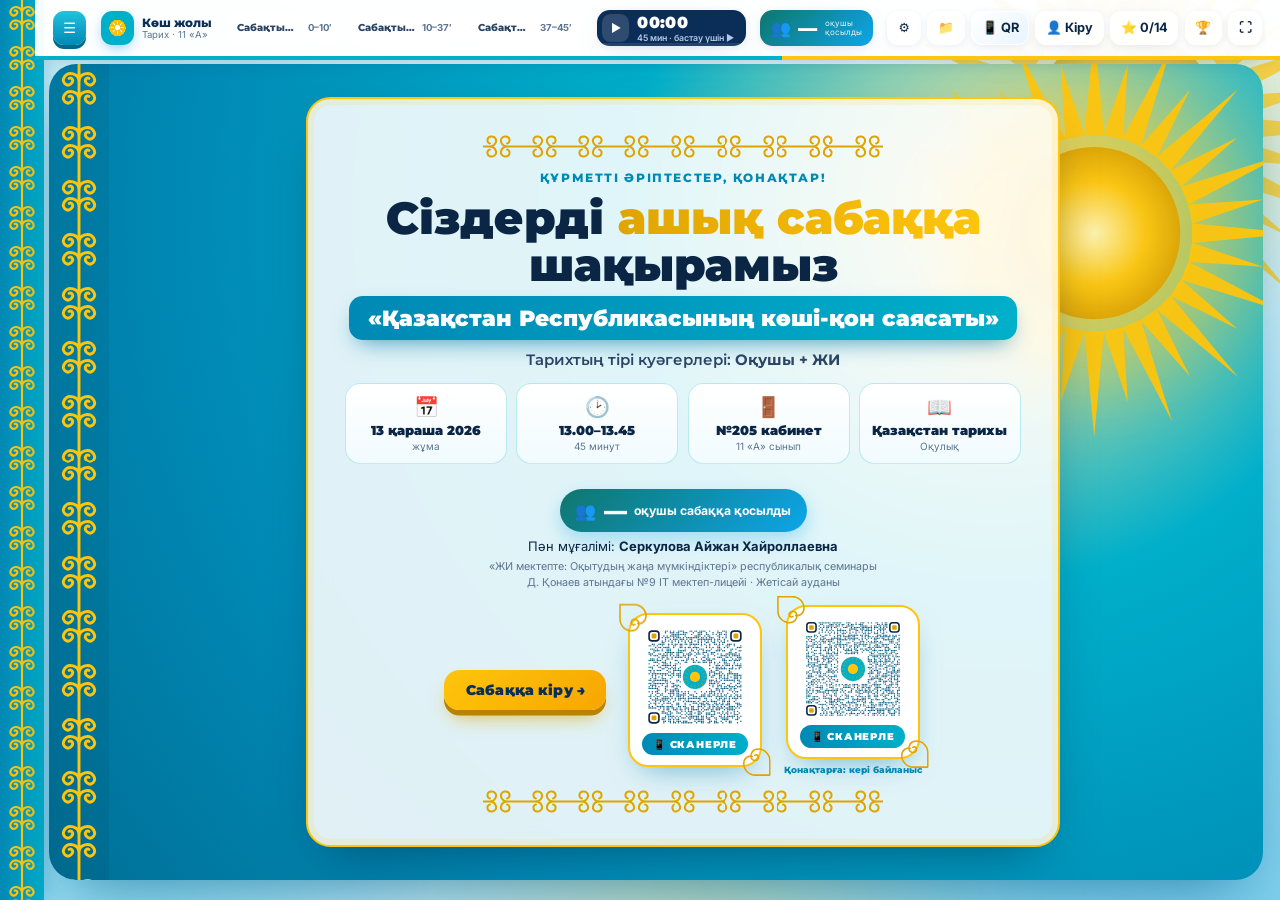
<file: index.html>
<!DOCTYPE html>
<html lang="kk">
<head>
<meta charset="utf-8">
<meta name="viewport" content="width=device-width, initial-scale=1">
<title>Көші-қон саясаты · 11-сынып · Интерактивті сабақ</title>
<meta name="description" content="Қазақстан тарихы, 11-сынып: Қазақстан Республикасының көші-қон саясаты. Оқушы + ЖИ интерактивті сабағы.">
<link rel="preconnect" href="https://fonts.googleapis.com">
<link rel="preconnect" href="https://fonts.gstatic.com" crossorigin>
<link href="https://fonts.googleapis.com/css2?family=Montserrat:wght@600;700;800;900&family=Inter:wght@400;500;600;700&display=swap" rel="stylesheet">
<link rel="stylesheet" href="style.css">
<link rel="stylesheet" href="theme-geo.css">
</head>
<body>
<div class="bg" aria-hidden="true">
  <span class="blob b1"></span><span class="blob b2"></span><span class="blob b3"></span><span class="blob b4"></span><span class="blob b5"></span>
  <span class="sheen"></span>
  <div class="bubbles"></div>
  <div class="flag-band"></div>
  <svg class="bg-sun" viewBox="-110 -110 220 220" id="bgSun"></svg>
  <svg class="bg-eagle" viewBox="0 0 400 140"><path id="eaglePath"/></svg>
  <svg class="bird bd1" viewBox="0 0 400 140" aria-hidden="true"><use href="#eaglePath"/></svg>
  <svg class="bird bd2" viewBox="0 0 400 140" aria-hidden="true"><use href="#eaglePath"/></svg>
  <svg class="bird bd3" viewBox="0 0 400 140" aria-hidden="true"><use href="#eaglePath"/></svg>
  <svg class="bird bd4" viewBox="0 0 400 140" aria-hidden="true"><use href="#eaglePath"/></svg>
  <svg class="bird bd5" viewBox="0 0 400 140" aria-hidden="true"><use href="#eaglePath"/></svg>
  <svg class="bird bd6" viewBox="0 0 400 140" aria-hidden="true"><use href="#eaglePath"/></svg>
  <svg class="bird bd7" viewBox="0 0 400 140" aria-hidden="true"><use href="#eaglePath"/></svg>
</div>

<header class="topbar">
  <button class="icon-btn side-toggle" id="sideToggle" title="Сабақ барысы">☰</button>
  <a class="brand" href="#home" data-go="home">
    <span class="brand-mark">КҚ</span>
    <span class="brand-text"><b>Көш жолы</b><small>Тарих · 11 «А»</small></span>
  </a>
  <div class="phasebar" id="phasebar"></div>
  <div class="clock" id="clock" title="Сабақтың 45 минуттық сағаты">
    <button id="clkPlay" title="Сабақты бастау">▶</button>
    <div class="clk-in"><b id="clkTime">00:00</b><small id="clkPlan">45 мин · сабақ сағаты</small></div>
    <div class="clk-bar"><i id="clkBar"></i></div>
  </div>
  <div class="join-chip" data-join title="Сабаққа қосылған оқушылар"><i>👥</i><b class="join-n">—</b><small>оқушы<br>қосылды</small></div>
  <div class="top-actions">
    <button class="icon-btn" id="gearBtn" title="Мұғалімнің баптаулары мен құжаттары">⚙️</button>
    <button class="icon-btn" id="matBtn" title="Материалдар: ҚМЖ, презентация, парақтар, наклейкалар, постер инфографикасы" onclick="window.open('materialdar.html','_blank')">📁</button>
    <button class="pill-btn qr-btn" id="qrBtn" title="Осы кезеңнің QR-коды">📱 QR</button>
    <button class="pill-btn" id="whoBtn" title="Мен кіммін">👤 <span id="whoLbl">Кіру</span></button>
    <button class="pill-btn" id="myScoreBtn" title="Менің ұпайым">⭐ <span id="myScore">0</span>/14</button>
    <button class="icon-btn" id="boardBtn" title="Топтардың балл тақтасы">🏆</button>
    <button class="icon-btn" id="fsBtn" title="Толық экран">⛶</button>
  </div>
</header>
<div class="side-scrim" id="sideScrim"></div>
<aside class="side glass" id="side"><div class="side-in" id="sideList"></div></aside>

<div class="timer" id="timer" hidden>
  <svg viewBox="0 0 120 120"><circle class="t-bg" cx="60" cy="60" r="52"/><circle class="t-fg" id="tRing" cx="60" cy="60" r="52"/></svg>
  <div class="t-time" id="tTime">00:00</div>
  <div class="t-ctl"><button id="tPlay" title="Бастау">▶</button><button id="tReset" title="Қайта">↺</button></div>
</div>

<main id="stages">

<!-- INVITATION -->
<section class="stage" id="st-invite">
  <div class="invite">
    <div class="inv-band" aria-hidden="true"></div>
    <div class="inv-sun" aria-hidden="true"><svg id="invSun" viewBox="-110 -110 220 220"></svg></div>
    <div class="inv-birds" aria-hidden="true"><svg class="bird bd1" viewBox="0 0 400 140"><use href="#eaglePath"/></svg><svg class="bird bd2" viewBox="0 0 400 140"><use href="#eaglePath"/></svg><svg class="bird bd3" viewBox="0 0 400 140"><use href="#eaglePath"/></svg><svg class="bird bd4" viewBox="0 0 400 140"><use href="#eaglePath"/></svg><svg class="bird bd5" viewBox="0 0 400 140"><use href="#eaglePath"/></svg><svg class="bird bd6" viewBox="0 0 400 140"><use href="#eaglePath"/></svg><svg class="bird bd7" viewBox="0 0 400 140"><use href="#eaglePath"/></svg></div>
    <div class="inv-body">
      <div class="inv-orn top" aria-hidden="true"></div>
      <p class="inv-kicker">Құрметті әріптестер, қонақтар!</p>
      <h1 class="inv-title">Сіздерді <span>ашық сабаққа</span> шақырамыз</h1>
      <div class="inv-topic">«Қазақстан Республикасының көші-қон саясаты»</div>
      <p class="inv-sub">Тарихтың тірі куәгерлері: <b>Оқушы + ЖИ</b></p>
      <div class="inv-grid">
        <div><i>📅</i><b>13 қараша 2026</b><small>жұма</small></div>
        <div><i>🕑</i><b>13.00–13.45</b><small>45 минут</small></div>
        <div><i>🚪</i><b>№205 кабинет</b><small>11 «А» сынып</small></div>
        <div><i>📖</i><b>Қазақстан тарихы</b><small>Оқулық</small></div>
      </div>
      <div class="inv-join" data-join><i>👥</i><b class="join-n">—</b><span>оқушы сабаққа қосылды</span></div>
      <p class="inv-teacher">Пән мұғалімі: <b>Серкулова Айжан Хайроллаевна</b></p>
      <p class="inv-sem">«ЖИ мектепте: Оқытудың жаңа мүмкіндіктері» республикалық семинары<br>Д. Қонаев атындағы №9 IT мектеп-лицейі · Жетісай ауданы</p>
      <div class="inv-actions">
        <button class="btn gold big" data-go="home">Сабаққа кіру →</button>
        <div class="inv-qr" id="qrInvite"></div>
        <div class="inv-qr"><div id="qrInviteFb"></div><small class="inv-qr-l">Қонақтарға: кері байланыс</small></div>
      </div>
      <div class="inv-orn bottom" aria-hidden="true"></div>
    </div>
  </div>
</section>

<!-- 0 HOME -->
<section class="stage" id="st-home" data-title="Басы">
  <div class="hero-globe" id="heroGlobe" aria-hidden="true"></div>
  <div class="hero">
    <div class="eyebrow">«ЖИ мектепте: Оқытудың жаңа мүмкіндіктері» республикалық семинары</div>
    <h1 class="mega"><span class="l1">Қазақстан Республикасының</span><span class="l2">КӨШІ-ҚОН</span><span class="l3">САЯСАТЫ</span></h1>
    <p class="hero-sub">Тарихтың тірі куәгерлері: <b>Оқушы + ЖИ</b></p>
    <div class="meta-chips">
      <span>📅 13.11.2026, жұма</span><span>🕑 13.00–13.45</span><span>🚪 №205 кабинет</span><span>🎓 11 «А» сынып</span><span>📖 Оқулық</span>
    </div>
    <div class="hero-cta">
      <button class="btn primary big" data-go="goals">Сабақты бастау →</button>
      <button class="btn glass big" data-go="card">🛂 Шекара бекеті</button>
    </div>
    <p class="teacher">Мұғалім: Серкулова Айжан Хайроллаевна · Д. Қонаев атындағы №9 IT мектеп-лицейі, Жетісай ауданы</p>
  </div>
</section>

<!-- 1 GOALS -->
<section class="stage" id="st-goals" data-title="Мақсат" data-min="1">
  <div class="stage-head"><span class="kicker">Сабақтың бағыты</span><h2>Бүгін біз не үйренеміз?</h2></div>
  <div class="grid two">
    <article class="glass card">
      <h3>🎯 Оқу мақсаттары</h3>
      <ol class="nice">
        <li>«Көші-қон», «эмиграция», «иммиграция», «репатриант», «диаспора», «ирредента» ұғымдарын пайдаланып, көші-қон саясатының ерекшеліктерін анықтау.</li>
        <li>Қазақстандық заңнама мен мемлекеттік бағдарламалар негізінде көші-қон саясатының негізгі бағыттары мен басымдықтарын түсіну.</li>
      </ol>
      <h3>🧭 Сабақ мақсаты</h3>
      <ul class="tiers">
        <li><b>Барлығы:</b> көші-қон ұғымдарын ажыратады.</li>
        <li><b>Көпшілігі:</b> көші-қон кезеңдерінің себеп-салдарын түсіндіреді.</li>
        <li><b>Кейбірі:</b> заңдар мен ресми деректерге сүйеніп, ЖИ мәтінін сын тұрғысынан бағалайды.</li>
      </ul>
    </article>
    <article class="glass card">
      <h3>✅ Бағалау критерийлері</h3>
      <div class="crit" id="critList"></div>
      <h3>🗺️ Сабақтың жолы</h3>
      <div class="mini-road" id="miniRoad"></div>
    </article>
  </div>
</section>

<!-- 2 CARD -->
<section class="stage" id="st-card" data-title="Шекара" data-min="2">
  <div class="stage-head"><span class="kicker">Жеке жұмыс · Оқушы + ЖИ (цифрлық платформа)</span><h2>Шекара бекеті: көш құжаты</h2>
  <p class="lead">Құжатыңды ал → кейіпкердің мәртебесін анықта → өз тобыңды тап.</p></div>
  <div class="grid card-grid">
    <div class="passport-wrap">
      <div class="passport" id="passport">
        <div class="pp-top"><span>ҚАЗАҚСТАН · КӨШ ҚҰЖАТЫ</span><span id="ppNo">№ 0000</span></div>
        <div class="pp-body">
          <div class="pp-avatar" id="ppAvatar">?</div>
          <div class="pp-info">
            <div class="pp-name" id="ppName">Құжатыңды ал</div>
            <div class="pp-row"><i>Жасы</i><b id="ppAge">—</b></div>
            <div class="pp-row"><i>Жылы</i><b id="ppYear">—</b></div>
            <div class="pp-route" id="ppRoute">— → —</div>
          </div>
        </div>
        <p class="pp-story" id="ppStory">Төмендегі батырманы бас — саған көш тарихындағы бір кейіпкердің құжаты беріледі.</p>
        <div class="stamp" id="ppStamp"></div>
      </div>
      <div class="row gap">
        <button class="btn primary" id="ppNew">🎲 Құжат алу</button>
      </div>
      <div class="status-pick" id="statusPick">
        <p>Бұл кейіпкер кім?</p>
        <div class="row gap wrap">
          <button class="btn st st-em" data-st="em">✈️ Эмигрант</button>
          <button class="btn st st-re" data-st="re">🏡 Репатриант</button>
          <button class="btn st st-in" data-st="in">🔁 Ішкі мигрант</button>
        </div>
        <p class="feedback" id="stFeedback"></p>
      </div>
    </div>
    <aside class="glass card qr-card board-only">
      <h3>📱 Телефонмен кір</h3>
      <div class="qr" id="qrCard"></div>
      <p class="muted small">QR-ды сканерле — құжатың телефоныңда ашылады.</p>
      <div class="groups-legend">
        <div class="gl em"><b>✈️ Эмигранттар</b><span>1-топ</span></div>
        <div class="gl re"><b>🏡 Репатрианттар</b><span>2-топ</span></div>
        <div class="gl in"><b>🔁 Ішкі мигранттар</b><span>3-топ</span></div>
      </div>
    </aside>
  </div>
</section>

<!-- 2b HOMEWORK -->
<section class="stage" id="st-hw" data-title="Үй тапсырмасы" data-min="3">
  <div class="stage-head"><span class="kicker">Үй тапсырмасын тексеру · Кездейсоқ оқушы · Ауызша</span><h2>Үй тапсырмасы: 5 сұрақ</h2>
  <p class="lead">«🎲 Оқушы таңдау» → аты шыққан оқушы жауап береді → «Жауапты көрсету» → ✅ / ❌</p></div>
  <div class="hwq-road" id="hwRoad"></div>
  <div class="hwq glass" id="hwBox"></div>
  <div class="hwq-g" id="hwG"></div>
</section>
<style>
.hwq-road{display:flex;gap:10px;justify-content:center;margin:6px 0 12px}
.hwq-road button{width:64px;height:64px;border-radius:18px;border:2px solid #d7e3ee;background:#fff;font:900 26px var(--display,inherit);color:#0B2545;cursor:pointer}
.hwq-road button.on{background:#0B2545;color:#F7C548;border-color:#0B2545}.hwq-road button.ok{background:#12a86f;color:#fff;border-color:#12a86f}.hwq-road button.no{background:#e23a24;color:#fff;border-color:#e23a24}
.hwq{padding:22px 28px;border-radius:24px;display:grid;grid-template-columns:1fr 300px;gap:22px;align-items:start}
.hwq .q{font:800 34px/1.25 var(--display,inherit);color:#0B2545}.hwq .n{font:900 16px var(--display,inherit);letter-spacing:2px;color:#00AFCA}
.hwq .ans{margin-top:16px;padding:16px 20px;border-radius:18px;background:#E8F7EF;border-left:8px solid #12a86f;font:700 24px/1.35 inherit;color:#0B3A28}
.hwq .who{text-align:center;background:#F4F8FC;border-radius:20px;padding:16px}.hwq .who small{display:block;font-weight:800;color:#5a6b80}.hwq .who b{display:block;font:900 32px var(--display,inherit);margin:6px 0}
.hwq .who .btn{width:100%;margin-top:10px}.hwq .mk{display:flex;gap:10px;margin-top:10px}.hwq .mk .btn{flex:1}
.hwq-g{display:flex;gap:12px;justify-content:center;margin-top:14px}.hwq-g div{padding:8px 18px;border-radius:14px;color:#fff;font:800 20px var(--display,inherit)}
</style>

<!-- 3 VIDEO -->
<section class="stage" id="st-video" data-title="Видео" data-min="2">
  <div class="stage-head"><span class="kicker">Бүкіл сынып · Қызығушылықты ояту</span><h2>Видео: көш жолы 35 жыл 2 минутта</h2></div>
  <div class="video-wrap glass">
    <video id="vid" controls preload="metadata" poster="media/poster.jpg" playsinline>
      <source src="media/kosh-kon.mp4" type="video/mp4">
    </video>
  </div>
  <div class="watch-q">
    <span>Көре отырып ойлан:</span>
    <b>1. Адамдар неге кетті?</b><b>2. Мемлекет қандай шешім қабылдады?</b><b>3. Нәтижесі қандай?</b>
    <button class="btn gold" id="goalBtn">🎯 Тақырып пен мақсат</button>
  </div>
  <div class="goalc glass" id="goalCard" hidden></div>
</section>

<!-- 4 TERMS -->
<section class="stage" id="st-terms" data-title="Ұғымдар" data-min="3">
  <div class="stage-head"><span class="kicker">Жеке жұмыс · Тақтаға шығып орында · 5 балл · К1</span><h2>Ұғымдарды бекіт: ұғымды тап</h2>
  <p class="lead">Ұғымды сүйреп апар (немесе басып таңда да, анықтаманы бас).</p></div>
  <div class="match" id="termsMatch"></div>
  <div class="row gap center">
    <button class="btn primary" id="termsCheck">Тексеру</button>
    <button class="btn glass" id="termsReset">Қайта бастау</button>
    <span class="score-badge" id="termsScore"></span>
  </div>
  <details class="desc glass"><summary>📋 Дескрипторлар</summary><div id="termsDesc"></div></details>
</section>

<!-- 5 WITNESSES -->
<section class="stage" id="st-witness" data-title="ЖИ-куәгер" data-min="8">
  <div class="stage-head"><span class="kicker">Жұптық жұмыс · Академиялық адалдық · ЖИ — мұғалімнің цифрлық ассистенті · 6 балл · К4</span><h2>ЖИ-куәгерлер: қатені тап</h2>
  <p class="lead">Сұхбаттарды ЖИ (Gemini) жасаған. Кейіпкерлер <b>ойдан шығарылған</b>. Әр сұхбатта <b>2 қате</b> бар. Күдікті сөйлемді бас → оқулықпен (116–127-б.) және ресми дерекпен тексер.</p></div>
  <div class="tabs" id="witTabs"></div>
  <div class="chat glass" id="witChat"></div>
  <div class="row gap center">
    <span class="score-badge" id="witScore">Табылған қате: 0 / 6</span>
    <button class="btn glass" id="witReset">Қайта бастау</button>
  </div>
  <details class="desc glass"><summary>📋 Дескрипторлар</summary><div id="witDesc"></div></details>
</section>

<!-- 6 TIMELINE + PROMPT -->
<section class="stage" id="st-prompt" data-title="Промпт" data-min="12">
  <div class="stage-head"><span class="kicker">Топтық жұмыс · Промпт-инжиниринг · 5 балл · К3, К4</span><h2>Постер → қорғау</h2>
  <p class="lead">Тобыңның тапсырмасын орында → постер жаса → 2 минутта қорға.</p></div>
  <div class="tabs" id="grpTabs"></div>
  <div class="grid two" id="pgA">
    <article class="glass card" id="grpTask"></article>
    <article class="glass card" hidden>
      <h3>✍️ Промпт құрастырғыш <small class="muted">Р-Т-К-Ф-Ш формуласы</small></h3>
      <div class="pb" id="pb"></div>
      <div class="prompt-out" id="pOut"></div>
      <div class="row gap wrap">
        <button class="btn primary" id="pCopy">📋 Көшіру</button>
        <a class="btn glass" href="https://gemini.google.com/" target="_blank" rel="noopener">✨ Gemini-ді ашу</a>
      </div>
    </article>
  </div>
  <div class="grid two" id="pgB">
    <article class="glass card" hidden>
      <h3>🔍 ЖИ жауабын тексер</h3>
      <div class="checks" id="aiChecks"></div>
    </article>
    <article class="glass card">
      <h3>🏅 Топты бағалау (өзара бағалау)</h3>
      <div class="rubric" id="grpRubric"></div>
      <div class="row gap"><span class="score-badge" id="grpScore">0 / 5</span><button class="btn primary" id="grpAdd">🏆 Балл тақтасына қосу</button></div>
    </article>
  </div>
  <article class="glass card">
    <h3>🛤️ Көш жолын құр <small class="muted">— оқиғаларды хронологиялық ретпен орналастыр</small></h3>
    <div class="tl-wrap" id="tl"></div>
    <div class="row gap center"><button class="btn primary" id="tlCheck">Тексеру</button><button class="btn glass" id="tlShuffle">Араластыру</button><span class="score-badge" id="tlScore"></span></div>
  </article>
</section>

<!-- 7 DIFFERENTIATED -->
<section class="stage" id="st-levels" data-title="Деңгей" data-min="7">
  <div class="stage-head"><span class="kicker">Жеке жұмыс · ЖИ-мен сараланған тапсырмалар · 4 балл</span><h2>Деңгейіңді таңда</h2>
  <p class="lead">Өзіңе лайық деңгейді таңда. Кез келген деңгей 4 балл береді.</p></div>
  <div class="level-pick" id="lvlPick"></div>
  <article class="glass card" id="lvlBody"></article>
</section>

<!-- 8 QUIZ -->
<section class="stage" id="st-quiz" data-title="Квиз" data-min="6">
  <div class="stage-head"><span class="kicker">Бағалаудағы ЖИ · Телефонмен · 2 раунд</span><h2>Бекіту квизі: өзіңді тексер</h2>
  <p class="lead">Деңгейіңді жүйе өзі есептейді және кері байланыс береді.</p></div>
  <div class="grid quiz-grid">
    <article class="glass card quiz-card" id="quizBox"></article>
    <aside class="glass card qr-card board-only">
      <h3>📱 Квизге кір</h3>
      <div class="qr" id="qrQuiz"></div>
      <h3 class="mt">📊 Сынып нәтижесі</h3>
      <p class="muted small">Оқушылар деңгейін айтады — мұғалім басады.</p>
      <div class="tally" id="tally"></div>
    </aside>
  </div>
</section>

<!-- 9 REFLECTION -->
<section class="stage" id="st-reflect" data-title="Рефлексия" data-min="4">
  <div class="stage-head"><span class="kicker">Рефлексия</span><h2>Мен көш жолының қай бекетіне жеттім?</h2>
  <p class="lead">Өз бекетіңді бас — стикерің жолға қонады.</p></div>
  <div class="refl" id="refl"></div>
  <div class="glass card final">
    <h3>💬 Ойлан, жалғастыр:</h3>
    <p>«Бүгін мен ... білдім» · «ЖИ-ге сенбес бұрын ... тексеру керек» · «Қандастардың оралуы мемлекетке ... береді»</p>
    <div class="row gap wrap"><input id="rfText" class="cfg-in" style="flex:1;min-width:240px" placeholder="Сөйлеміңді жалғастыр…" maxlength="200"><button class="btn gold" id="rfSend">Қабырғаға жіберу 💬</button></div>
  </div>
</section>

<!-- 10 ASSESS -->
<section class="stage" id="st-assess" data-title="Бағалау" data-min="0">
  <div class="stage-head"><span class="kicker">Бағалау парағы</span><h2>Критерийлер, дескрипторлар, балл</h2></div>
  <div class="glass card"><div id="assessTable"></div></div>
  <div class="row gap center"><button class="btn glass" onclick="window.print()">🖨️ Басып шығару</button><button class="btn glass" id="resetAll">🧹 Барлық нәтижені тазалау</button></div>
  <div class="glass card sources">
    <h3>📚 Дереккөздер</h3>
    <ul>
      <li>Қабылдинов З.Е., Сандыбаева А.Д., Лебаев Ф.Р. Қазақстан тарихы. 11-сынып, 1-бөлім. — Алматы: Атамұра, 2020. 116–127-беттер.</li>
      <li>ҚР Еңбек және халықты әлеуметтік қорғау министрлігі, 2026: 1991 жылдан бері 1 168,2 мың этникалық қазақ оралды.</li>
      <li>ҚР Ұлттық статистика бюросы: 2026 жылғы 1 шілдеде халық саны — 20 590 589; 2026 жыл басында қазақтар — 71,5%.</li>
      <li>ҚР Үкіметінің 15.12.2025 ж. №1081 қаулысы: Көші-қон саясатының 2030 жылға дейінгі тұжырымдамасы.</li>
    </ul>
  </div>
</section>


<!-- TIME MACHINE -->
<section class="stage" id="st-time">
  <div class="stage-head"><span class="kicker">Бүкіл сынып · Талдау · К2</span><h2>6 спикер: көш жолының тірі куәгерлері</h2>
  <p class="lead">Жүгірткіні жылжыт немесе ▶ бас. Карта, сандар және оқиғалар өзгереді. Әр бекетте ойлан: <b>не өзгерді және неге?</b></p></div>
  <div class="tm glass">
    <div class="tm-stage">
      <div class="tm-globe" id="tmGlobe"></div>
      <div class="tm-year" id="tmYear">1991</div>
      <div class="tm-mode" id="tmMode"></div>
    </div>
    <div class="tm-side">
      <div class="kpi"><small>👥 Ел халқы</small><b id="tmPop">16,8 млн</b><i id="tmPopY"></i></div>
      <div class="kpi"><small>🇰🇿 Қазақтардың үлесі</small><b id="tmKz">40%</b><div class="kz-bar"><i id="tmKzBar"></i></div><i id="tmKzY"></i></div>
      <div class="kpi"><small>🏡 Оралған қандастар (жиыны)</small><b id="tmKd">—</b><i id="tmKdY"></i></div>
      <div class="tm-ev" id="tmEv"></div>
    </div>
  </div>
  <div class="tm-scene glass" id="tmScene"><div class="sc-holder" id="scHolder"></div><div class="sc-cap" id="scCap"></div></div>
  <div class="tm-ctl glass">
    <button class="btn primary" id="tmPlay">▶ Саяхат</button>
    <div class="tm-track"><input type="range" id="tmRange" min="0" max="11" step="1" value="0"><div class="tm-ticks" id="tmTicks"></div></div>
  </div>
  <div class="chrono" id="tmChrono"></div>
  <details class="desc glass"><summary>📋 Критерий мен дескрипторлар (қалыптастырушы бағалау)</summary><div id="tmDesc"></div></details>
</section>

<!-- КӨШ ЖОЛЫ: кездейсоқ оқушы тақтада -->
<section class="stage" id="st-lenta">
  <div class="stage-head"><span class="kicker">Жеке · тақтада</span><h2>Көш жолы: 1991 → 2026</h2></div>
  <div class="ln-road" id="lnRoad"></div>
  <div class="ln-main">
    <div class="glass card ln-q" id="lnQ"></div>
    <div class="glass card ln-side"><h3>👥 Топтар</h3><div id="lnG"></div><div id="lnLog" class="ln-log"></div><button class="btn glass" id="lnReset">↺ Қайта бастау</button></div>
  </div>
</section>

<!-- DATA DUEL -->
<section class="stage" id="st-duel">
  <div class="stage-head"><span class="kicker">Жұптық жұмыс · Сыни ойлау · Оқулық vs 2026 · К4</span><h2>Дерек дуэлі: оқулық пен бүгінгі күн</h2>
  <p class="lead">Сол жақта — оқулықтағы дерек (2020). Алдымен болжа: <b>бүгін қалай?</b> Сосын карточканы аудар.</p></div>
  <div class="duel-grid" id="duelGrid"></div>
  <div class="row gap center"><span class="score-badge" id="duelScore">Дұрыс болжам: 0 / 6</span><button class="btn glass" id="duelReset">Қайта бастау</button></div>
  <details class="desc glass"><summary>📋 Критерий мен дескрипторлар (қалыптастырушы бағалау)</summary><div id="duelDesc"></div></details>
</section>

<!-- KMJ -->
<section class="stage" id="st-kmj">
  <div class="stage-head"><span class="kicker">Қысқа мерзімді жоспар</span><h2>ҚМЖ: Қазақстан Республикасының көші-қон саясаты</h2></div>
  <div class="glass card kmj" id="kmjDoc"></div>
  <div class="row gap center"><button class="btn glass" onclick="window.print()">🖨️ Басып шығару / PDF</button></div>
</section>

<!-- RATING -->
<section class="stage" id="st-rating">
  <div class="stage-head"><span class="kicker">Бағалаудағы ЖИ · Автоматты рейтинг</span><h2>Баға · рейтинг · үздіктер</h2>
  <p class="lead" id="rtStatus">Оқушылардың ұпайлары автоматты түрде жиналады.</p></div>
  <div class="rt-wrap">
    <div class="glass card rt-podium"><h3>🥇 Көш басшылары</h3><div class="podium" id="podium"></div></div>
    <div class="glass card"><h3>👥 Топтар жарысы</h3><div id="rtGroups"></div></div>
  </div>
  <div class="glass card"><h3>📊 Барлық оқушылар</h3><div id="rtTable"></div></div>
  <div class="row gap center wrap"><button class="btn glass" id="rtRefresh">🔄 Жаңарту</button><button class="btn gold" id="rtExcel">📥 Excel-ге жүктеу</button><button class="btn glass t-only" id="rtSettings">⚙️ Firebase баптауы</button><button class="btn glass t-only" id="rtClear">🧹 Рейтингті тазалау</button></div>
</section>

<!-- name modal -->

<!-- FEEDBACK WALL -->
<section class="stage" id="st-wall">
  <div class="stage-head"><span class="kicker">Қонақтар · мұғалімдер · оқушылар</span><h2>Кері байланыс: ұтымды · қызықты · ұсыныс</h2>
  <p class="lead">QR-ды сканерлеп, пікіріңізді қалдырыңыз — ол бірден тақтада пайда болады.</p></div>
  <div class="wall-top">
    <div class="glass card fb-form" id="fbForm">
      <h3>✍️ Пікір қалдыру</h3>
      <div class="fb-roles" id="fbRoles"></div>
      <input id="fbName" class="cfg-in" placeholder="Аты-жөніңіз (міндетті емес)" maxlength="40">
      <div class="fb-stars" id="fbStars"></div>
      <textarea id="fbUse" class="answer fb-ta" placeholder="✅ Ұтымды болды: …" maxlength="300"></textarea>
      <textarea id="fbLike" class="answer fb-ta" placeholder="✨ Қызықты болды: …" maxlength="300"></textarea>
      <textarea id="fbIdea" class="answer fb-ta" placeholder="💡 Ұсыныс: …" maxlength="300"></textarea>
      <button class="btn gold big" id="fbSend">Жіберу 🚀</button>
    </div>
    <div class="wall-side board-only">
      <div class="glass card fb-stats" id="fbStats"></div>
      <div class="glass card qr-card"><h3>📱 Қонақтарға</h3><div class="qr" id="qrWall"></div></div>
    </div>
  </div>
  <div class="board-only"><div class="tabs" id="wallTabs"></div>
  <div class="wall" id="wall"></div></div>
</section>

<!-- STUDENT HUB (phone) -->
<section class="stage" id="st-hub">
  <div class="hub">
    <div class="hub-sun">☀</div>
    <h2 class="hub-hi" id="hubHi">Сәлем!</h2>
    <p class="hub-sub">Тақтадағы тапсырманы күт немесе өзің таңда 👇</p>
    <div class="hub-wait" id="hubWait"><span class="typing"><i></i><i></i><i></i></span> Тақтамен байланыс…</div>
    <div class="hub-grid" id="hubGrid"></div>
  </div>
</section>
</main>

<nav class="pager">
  <button class="pg-btn" id="prevBtn" aria-label="Алдыңғы">←</button>
  <span id="pgLabel"></span>
  <button class="pg-btn" id="nextBtn" aria-label="Келесі">→</button>
</nav>

<!-- scoreboard drawer -->
<div class="drawer" id="board" hidden>
  <div class="drawer-in glass">
    <div class="row between"><h3>🏆 Топтардың балл тақтасы</h3><button class="icon-btn" id="boardClose">✕</button></div>
    <div id="boardBody"></div>
  </div>
</div>

<!-- my score drawer -->
<div class="drawer" id="mine" hidden>
  <div class="drawer-in glass">
    <div class="row between"><h3>⭐ Менің бағалау парағым</h3><button class="icon-btn" id="mineClose">✕</button></div>
    <div id="mineBody"></div>
  </div>
</div>

<div class="drawer" id="qrModal" hidden>
  <div class="drawer-in glass qr-modal">
    <div class="row between"><h3 id="qrTitle">📱 Телефонмен кір</h3><button class="icon-btn" id="qrClose">✕</button></div>
    <div class="qr big" id="qrBig"></div>
    <p class="qr-url" id="qrUrl"></p>
  </div>
</div>

<div class="drawer" id="who" hidden>
  <div class="drawer-in glass who">
    <div class="who-sun">☀</div>
    <h3>Көш жолына қош келдің!</h3>
    <p class="muted">Атың мен тобыңды жаз — ұпайларың рейтингке автоматты түседі.</p>
    <input id="whoName" placeholder="Аты-жөні (мысалы: Айбек С.)" maxlength="40">
    <div class="who-groups" id="whoGroups"></div>
    <button class="btn gold big" id="whoOk">Сақтау ✓</button>
  </div>
</div>
<div class="drawer" id="cfg" hidden>
  <div class="drawer-in glass">
    <div class="row between"><h3>⚙️ Тірі рейтинг (Firebase)</h3><button class="icon-btn" id="cfgClose">✕</button></div>
    <p>Firebase Realtime Database мекенжайын қойыңыз. QR-кодтар оны оқушылардың телефонына өздері жеткізеді.</p>
    <input id="cfgUrl" class="cfg-in" placeholder="https://ЖОБА-default-rtdb.firebaseio.com">
    <div class="row gap mt"><button class="btn primary" id="cfgSave">Сақтау және тексеру</button><span id="cfgMsg"></span></div>
    <p class="muted small mt">Нұсқаулық: README.md → «Тірі рейтингті қосу».</p>
  </div>
</div>
<div class="drawer" id="gear" hidden>
  <div class="drawer-in glass gear">
    <div class="row between"><h3>⚙️ Мұғалімнің панелі · <a href="materialdar.html" target="_blank" style="color:inherit">📁 Материалдар</a></h3><button class="icon-btn" id="gearClose">✕</button></div>
    <p class="muted small">Бұл бөлім экранда оқушылар мен қонақтарға көрінбейді.</p>
    <div class="gear-grid">
      <button id="gTeach"><i>👩‍🏫</i><b>ҚМЖ панельдері</b><small id="gTeachSt">Әр кезеңде мұғалімге нұсқау</small></button>
      <button data-g="kmj"><i>📄</i><b>ҚМЖ құжаты</b><small>Толық жоспар · басып шығару</small></button>
      <button data-g="assess"><i>📋</i><b>Бағалау парағы</b><small>Критерий, дескриптор, ұпай</small></button>
      <button id="gLive"><i>🛰️</i><b>Тірі рейтинг</b><small id="gLiveSt">Firebase баптауы</small></button>
      <button data-g="rating"><i>🏆</i><b>Рейтинг</b><small>Оқушылар мен топтар</small></button>
      <button id="gClear"><i>🧹</i><b>Нәтижелерді тазалау</b><small>Осы құрылғыдағы ұпайлар</small></button>
      <button id="gFit"><i>🖥️</i><b>Тақтаға сыйдыру</b><small id="gFitSt">Қосулы</small></button>
    </div>
  </div>
</div>
<div class="toast" id="toast"></div>
<canvas id="confetti" aria-hidden="true"></canvas>

<script src="vendor/qrcode.js"></script>
<script src="vendor/three.min.js"></script>
<script src="globe.js"></script>
<script src="data.js"></script>
<script src="live.js"></script>
<script src="scenes.js"></script>
<script src="app.js"></script>
</body>
</html>
</file>
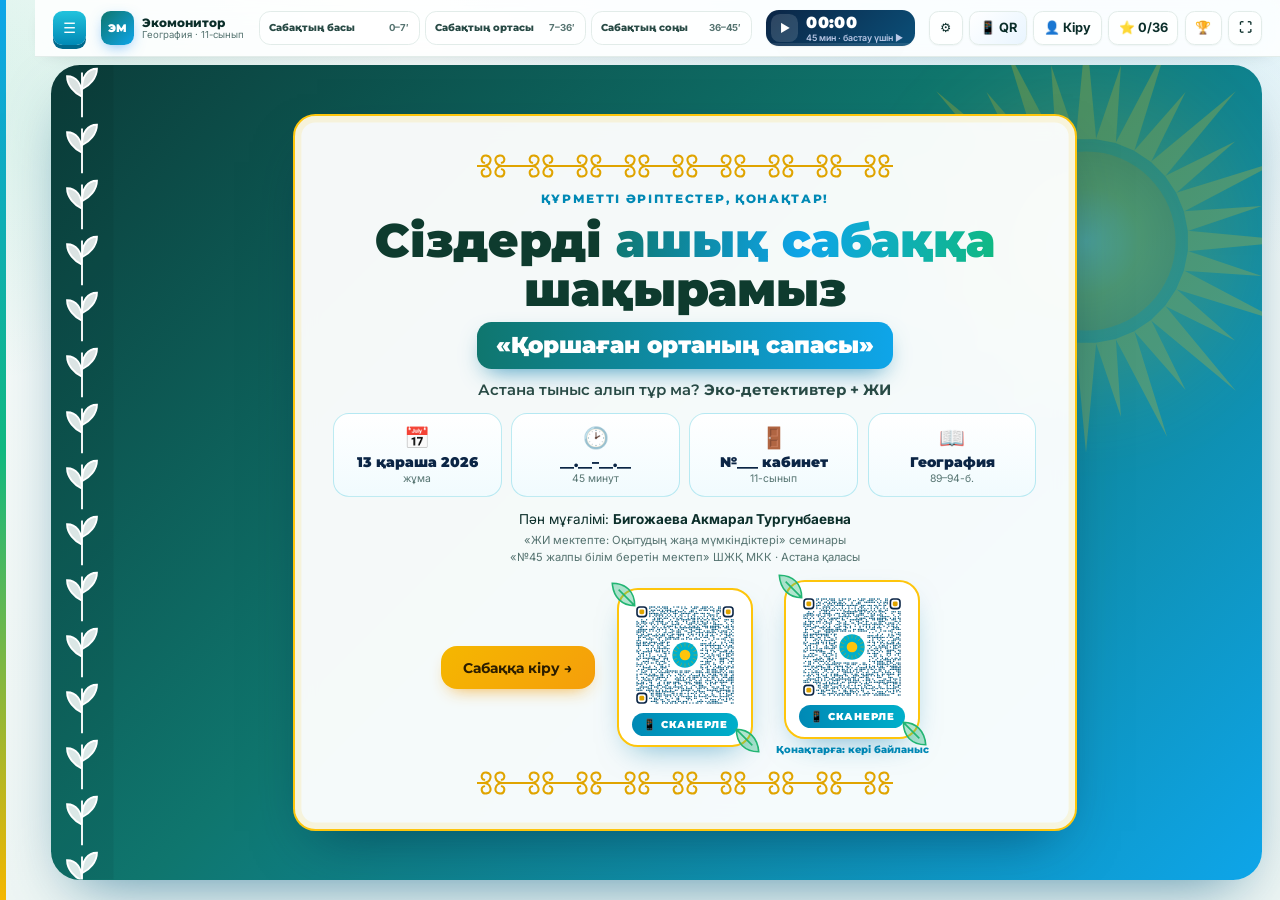
<file: geo/index.html>
<!DOCTYPE html>
<html lang="kk">
<head>
<meta charset="utf-8">
<meta name="viewport" content="width=device-width, initial-scale=1">
<title>Қоршаған ортаның сапасы · География 11 · Интерактивті сабақ</title>
<meta name="description" content="География, 11-сынып: Қоршаған ортаның сапасы. Астана экомониторингі. Оқушы + ЖИ интерактивті сабағы.">
<link rel="preconnect" href="https://fonts.googleapis.com">
<link rel="preconnect" href="https://fonts.gstatic.com" crossorigin>
<link href="https://fonts.googleapis.com/css2?family=Montserrat:wght@600;700;800;900&family=Inter:wght@400;500;600;700&display=swap" rel="stylesheet">
<link rel="stylesheet" href="style.css">
<link rel="stylesheet" href="eco.css">
<link rel="stylesheet" href="conf.css">
</head>
<body>
<div class="bg" aria-hidden="true">
  <span class="blob b1"></span><span class="blob b2"></span><span class="blob b3"></span><span class="blob b4"></span><span class="blob b5"></span>
  <span class="sheen"></span>
  <div class="bubbles"></div>
  <div class="flag-band"></div>
  <svg class="bg-sun" viewBox="-110 -110 220 220" id="bgSun"></svg>
  <div class="leaves" aria-hidden="true"></div>
</div>

<header class="topbar">
  <button class="icon-btn side-toggle" id="sideToggle" title="Сабақ барысы">☰</button>
  <a class="brand" href="#home" data-go="home">
    <span class="brand-mark">ЭК</span>
    <span class="brand-text"><b>Экомонитор</b><small>География · 11-сынып</small></span>
  </a>
  <div class="phasebar" id="phasebar"></div>
  <div class="clock" id="clock" title="Сабақтың 45 минуттық сағаты">
    <button id="clkPlay" title="Сабақты бастау">▶</button>
    <div class="clk-in"><b id="clkTime">00:00</b><small id="clkPlan">45 мин · сабақ сағаты</small></div>
    <div class="clk-bar"><i id="clkBar"></i></div>
  </div>
  <div class="top-actions">
    <button class="icon-btn" id="gearBtn" title="Мұғалімнің баптаулары мен құжаттары">⚙️</button>
    <button class="pill-btn qr-btn" id="qrBtn" title="Осы кезеңнің QR-коды">📱 QR</button>
    <button class="pill-btn" id="whoBtn" title="Мен кіммін">👤 <span id="whoLbl">Кіру</span></button>
    <button class="pill-btn" id="myScoreBtn" title="Менің ұпайым">⭐ <span id="myScore">0</span>/36</button>
    <button class="icon-btn" id="boardBtn" title="Топтардың балл тақтасы">🏆</button>
    <button class="icon-btn" id="fsBtn" title="Толық экран">⛶</button>
  </div>
</header>
<div class="side-scrim" id="sideScrim"></div>
<aside class="side glass" id="side"><div class="side-in" id="sideList"></div></aside>

<div class="timer" id="timer" hidden>
  <svg viewBox="0 0 120 120"><circle class="t-bg" cx="60" cy="60" r="52"/><circle class="t-fg" id="tRing" cx="60" cy="60" r="52"/></svg>
  <div class="t-time" id="tTime">00:00</div>
  <div class="t-ctl"><button id="tPlay" title="Бастау">▶</button><button id="tReset" title="Қайта">↺</button></div>
</div>

<main id="stages">

<!-- INVITATION -->
<section class="stage" id="st-invite">
  <div class="invite">
    <div class="inv-band" aria-hidden="true"></div>
    <div class="inv-sun" aria-hidden="true"><svg id="invSun" viewBox="-110 -110 220 220"></svg></div>
    <div class="inv-body">
      <div class="inv-orn top" aria-hidden="true"></div>
      <p class="inv-kicker">Құрметті әріптестер, қонақтар!</p>
      <h1 class="inv-title">Сіздерді <span>ашық сабаққа</span> шақырамыз</h1>
      <div class="inv-topic">«Қоршаған ортаның сапасы»</div>
      <p class="inv-sub">Астана тыныс алып тұр ма? <b>Эко-детективтер + ЖИ</b></p>
      <div class="inv-grid">
        <div><i>📅</i><b>13 қараша 2026</b><small>жұма</small></div>
        <div><i>🕑</i><b>__.__–__.__</b><small>45 минут</small></div>
        <div><i>🚪</i><b>№___ кабинет</b><small>11-сынып</small></div>
        <div><i>📖</i><b>География</b><small>89–94-б.</small></div>
      </div>
      <p class="inv-teacher">Пән мұғалімі: <b>Бигожаева Акмарал Тургунбаевна</b></p>
      <p class="inv-sem">«ЖИ мектепте: Оқытудың жаңа мүмкіндіктері» семинары<br>«№45 жалпы білім беретін мектеп» ШЖҚ МКК · Астана қаласы</p>
      <div class="inv-actions">
        <button class="btn gold big" data-go="home">Сабаққа кіру →</button>
        <div class="inv-qr" id="qrInvite"></div>
        <div class="inv-qr"><div id="qrInviteFb"></div><small class="inv-qr-l">Қонақтарға: кері байланыс</small></div>
      </div>
      <div class="inv-orn bottom" aria-hidden="true"></div>
    </div>
  </div>
</section>

<!-- 0 HOME -->
<section class="stage" id="st-home" data-title="Басы">
  <div class="hero-globe" id="heroGlobe" aria-hidden="true"></div>
  <div class="hero">
    <div class="eyebrow">«ЖИ мектепте: Оқытудың жаңа мүмкіндіктері» республикалық семинары</div>
    <h1 class="mega"><span class="l1">Астана тыныс алып тұр ма?</span><span class="l2">ҚОРШАҒАН ОРТАНЫҢ</span><span class="l3">САПАСЫ</span></h1>
    <p class="hero-sub">Эко-детективтер: <b>Оқушы + ЖИ</b> · ауа · су · топырақ</p>
    <div class="meta-chips">
      <span>📅 13.11.2026</span><span>🎓 11-сынып</span><span>📖 89–94-б.</span><span>🎯 11.3.22</span>
    </div>
    <div class="hero-cta">
      <button class="btn primary big" data-go="goals">Сабақты бастау →</button>
      <button class="btn glass big" data-go="card">🧪 Экосынама</button>
    </div>
    <p class="teacher">Мұғалім: Бигожаева Акмарал Тургунбаевна · «№45 ЖОББМ» ШЖҚ МКК, Астана</p>
  </div>
</section>

<!-- 1 GOALS -->
<section class="stage" id="st-goals" data-title="Мақсат" data-min="1">
  <div class="stage-head"><span class="kicker">Сабақтың бағыты</span><h2>Бүгін біз не үйренеміз?</h2></div>
  <div class="grid two">
    <article class="glass card">
      <h3>🎯 Оқу мақсаты</h3>
      <ol class="nice">
        <li><b>11.3.22</b> — қоршаған орта сапасының көрсеткіштерін жіктеу.</li>
      </ol>
      <h3>🧭 Сабақ мақсаты</h3>
      <ul class="tiers">
        <li><b>Барлығы:</b> ауа, су, топырақ және табиғи жүйелер сапасының көрсеткіштерін жіктейді.</li>
        <li><b>Көпшілігі:</b> сапа нормативтері (ШЖШ) мен мониторинг түрлерін сипаттайды.</li>
        <li><b>Кейбірі:</b> Астананың 2026 жылғы ресми деректерін талдап, ЖИ мәтіні мен оқулық есебін сын тұрғысынан бағалайды.</li>
      </ul>
    </article>
    <article class="glass card">
      <h3>✅ Бағалау критерийлері</h3>
      <div class="crit" id="critList"></div>
      <h3>🗺️ Сабақтың жолы</h3>
      <div class="mini-road" id="miniRoad"></div>
    </article>
  </div>
</section>

<!-- 2 CARD -->
<section class="stage" id="st-card" data-title="Экосынама" data-min="2">
  <div class="stage-head"><span class="kicker">Жеке жұмыс · Оқушы + ЖИ (цифрлық платформа) · К1</span><h2>Экосынама: көрсеткішті жікте</h2>
  <p class="lead">Сынама картасын ал → Астанада өлшенген көрсеткіш қай ортаға жатады? → өз тобыңды тап.</p></div>
  <div class="grid card-grid">
    <div class="passport-wrap">
      <div class="passport" id="passport">
        <div class="pp-top"><span>АСТАНА · ЭКОСЫНАМА</span><span id="ppNo">№ 0000</span></div>
        <div class="pp-body">
          <div class="pp-avatar" id="ppAvatar">?</div>
          <div class="pp-info">
            <div class="pp-name" id="ppName">Сынамаңды ал</div>
            <div class="pp-row"><i>Бірлігі</i><b id="ppAge">—</b></div>
            <div class="pp-row"><i>Кезең</i><b id="ppYear">—</b></div>
            <div class="pp-route" id="ppRoute">— → —</div>
          </div>
        </div>
        <p class="pp-story" id="ppStory">Төмендегі батырманы бас — саған Қазгидромет өлшеген нақты бір көрсеткіш беріледі.</p>
        <div class="stamp" id="ppStamp"></div>
      </div>
      <div class="row gap">
        <button class="btn primary" id="ppNew">🧪 Сынама алу</button>
      </div>
      <div class="status-pick" id="statusPick">
        <p>Бұл көрсеткіш қай ортаның сапасын сипаттайды?</p>
        <div class="row gap wrap">
          <button class="btn st st-em" data-st="em">🌬️ Ауа</button>
          <button class="btn st st-re" data-st="re">💧 Су</button>
          <button class="btn st st-in" data-st="in">🌱 Топырақ</button>
        </div>
        <p class="feedback" id="stFeedback"></p>
      </div>
    </div>
    <aside class="glass card qr-card board-only">
      <h3>📱 Телефонмен кір</h3>
      <div class="qr" id="qrCard"></div>
      <p class="muted small">QR-ды сканерле — сынамаң телефоныңда ашылады.</p>
      <div class="groups-legend">
        <div class="gl em"><b>🌬️ Ауа сапасы</b><span>1-топ</span></div>
        <div class="gl re"><b>💧 Су сапасы</b><span>2-топ</span></div>
        <div class="gl in"><b>🌱 Топырақ сапасы</b><span>3-топ</span></div>
      </div>
    </aside>
  </div>
</section>

<!-- 3 VIDEO -->
<section class="stage" id="st-video" data-title="Видео" data-min="2">
  <div class="stage-head"><span class="kicker">Бүкіл сынып · Қызығушылықты ояту</span><h2>Астана тыныс алып тұр ма? (2 минут)</h2></div>
  <div class="video-wrap glass">
    <video id="vid" controls preload="metadata" poster="media/poster.jpg" playsinline>
      <source src="media/eco-astana.mp4" type="video/mp4">
    </video>
  </div>
  <div class="watch-q">
    <span>Көре отырып ойлан:</span>
    <b>1. Ортаның сапасын қандай көрсеткіштер сипаттайды?</b><b>2. Астанада не нормадан асады?</b><b>3. Сапаны кім, қалай бақылайды?</b>
  </div>
</section>

<!-- 4 TERMS -->
<section class="stage" id="st-terms" data-title="Ұғымдар" data-min="3">
  <div class="stage-head"><span class="kicker">Жеке жұмыс · Тақтаға шығып орында · 5 балл · К1</span><h2>Ұғымды тап</h2>
  <p class="lead">Ұғымды сүйреп апар (немесе басып таңда да, анықтаманы бас).</p></div>
  <div class="match" id="termsMatch"></div>
  <div class="row gap center">
    <button class="btn primary" id="termsCheck">Тексеру</button>
    <button class="btn glass" id="termsReset">Қайта бастау</button>
    <span class="score-badge" id="termsScore"></span>
  </div>
  <details class="desc glass"><summary>📋 Дескрипторлар</summary><div id="termsDesc"></div></details>
</section>

<!-- 5 WITNESSES -->
<section class="stage" id="st-witness" data-title="ЖИ-эколог" data-min="8">
  <div class="stage-head"><span class="kicker">Жұптық жұмыс · Академиялық адалдық · ЖИ — мұғалімнің цифрлық ассистенті · 6 балл · К4</span><h2>ЖИ-эколог: қатені тап</h2>
  <p class="lead">Сұхбаттарды ЖИ (Gemini) жасаған. Кейіпкерлер <b>ойдан шығарылған</b>. Әр сұхбатта <b>2 қате</b> бар. Күдікті сөйлемді бас → оқулықпен (89–94-б.) және Қазгидромет дерегімен тексер. Есептің өзін де тексер!</p></div>
  <div class="tabs" id="witTabs"></div>
  <div class="chat glass" id="witChat"></div>
  <div class="row gap center">
    <span class="score-badge" id="witScore">Табылған қате: 0 / 6</span>
    <button class="btn glass" id="witReset">Қайта бастау</button>
  </div>
  <details class="desc glass"><summary>📋 Дескрипторлар</summary><div id="witDesc"></div></details>
</section>

<!-- 6 TIMELINE + PROMPT -->
<section class="stage" id="st-prompt" data-title="Промпт" data-min="12">
  <div class="stage-head"><span class="kicker">Топтық жұмыс · Промпт-инжиниринг · 5 балл · К3, К4</span><h2>Промпт шеберханасы</h2>
  <p class="lead">Тобыңның ортасын таңда (ауа / су / топырақ) → промпт құрастыр → Gemini-ден жауап ал → Қазгидромет дерегімен тексер → 1 минут қорға.</p></div>
  <div class="tabs" id="grpTabs"></div>
  <div class="grid two" id="pgA">
    <article class="glass card" id="grpTask"></article>
    <article class="glass card">
      <h3>✍️ Промпт құрастырғыш <small class="muted">Р-Т-К-Ф-Ш формуласы</small></h3>
      <div class="pb" id="pb"></div>
      <div class="prompt-out" id="pOut"></div>
      <div class="row gap wrap">
        <button class="btn primary" id="pCopy">📋 Көшіру</button>
        <a class="btn glass" href="https://gemini.google.com/" target="_blank" rel="noopener">✨ Gemini-ді ашу</a>
      </div>
    </article>
  </div>
  <div class="grid two" id="pgB">
    <article class="glass card">
      <h3>🔍 ЖИ жауабын тексер</h3>
      <div class="checks" id="aiChecks"></div>
    </article>
    <article class="glass card">
      <h3>🏅 Топты бағалау (өзара бағалау)</h3>
      <div class="rubric" id="grpRubric"></div>
      <div class="row gap"><span class="score-badge" id="grpScore">0 / 5</span><button class="btn primary" id="grpAdd">🏆 Балл тақтасына қосу</button></div>
    </article>
  </div>
  <article class="glass card">
    <h3>🔁 Мониторинг үдерісін құр <small class="muted">— қадамдарды дұрыс ретпен орналастыр (оқулық, 27–28-сызбанұсқа)</small></h3>
    <div class="tl-wrap" id="tl"></div>
    <div class="row gap center"><button class="btn primary" id="tlCheck">Тексеру</button><button class="btn glass" id="tlShuffle">Араластыру</button><span class="score-badge" id="tlScore"></span></div>
  </article>
</section>

<!-- 7 DIFFERENTIATED -->
<section class="stage" id="st-levels" data-title="Деңгей" data-min="7">
  <div class="stage-head"><span class="kicker">Жеке жұмыс · ЖИ-мен сараланған тапсырмалар · 4 балл</span><h2>Деңгейіңді таңда</h2>
  <p class="lead">Өзіңе лайық деңгейді таңда. Кез келген деңгей 4 балл береді.</p></div>
  <div class="level-pick" id="lvlPick"></div>
  <article class="glass card" id="lvlBody"></article>
</section>

<!-- 8 QUIZ -->
<section class="stage" id="st-quiz" data-title="Квиз" data-min="6">
  <div class="stage-head"><span class="kicker">Бағалаудағы ЖИ · Телефонмен · 2 раунд</span><h2>Өзіңді тексер</h2>
  <p class="lead">Деңгейіңді жүйе өзі есептейді және кері байланыс береді.</p></div>
  <div class="grid quiz-grid">
    <article class="glass card quiz-card" id="quizBox"></article>
    <aside class="glass card qr-card board-only">
      <h3>📱 Квизге кір</h3>
      <div class="qr" id="qrQuiz"></div>
      <h3 class="mt">📊 Сынып нәтижесі</h3>
      <p class="muted small">Оқушылар деңгейін айтады — мұғалім басады.</p>
      <div class="tally" id="tally"></div>
    </aside>
  </div>
</section>

<!-- 9 REFLECTION -->
<section class="stage" id="st-reflect" data-title="Рефлексия" data-min="4">
  <div class="stage-head"><span class="kicker">Рефлексия</span><h2>Менің аспаным қандай?</h2>
  <p class="lead">Өз «аспаныңды» бас — стикерің шкалаға қонады.</p></div>
  <div class="refl" id="refl"></div>
  <div class="glass card final">
    <h3>💬 Ойлан, жалғастыр:</h3>
    <p>«Бүгін мен ... білдім» · «ЖИ-ге сенбес бұрын ... тексеру керек» · «Астананың ауасын таза ету үшін мен ...»</p>
    <div class="row gap wrap"><input id="rfText" class="cfg-in" style="flex:1;min-width:240px" placeholder="Сөйлеміңді жалғастыр…" maxlength="200"><button class="btn gold" id="rfSend">Қабырғаға жіберу 💬</button></div>
  </div>
</section>

<!-- 10 ASSESS -->
<section class="stage" id="st-assess" data-title="Бағалау" data-min="0">
  <div class="stage-head"><span class="kicker">Бағалау парағы</span><h2>Критерийлер, дескрипторлар, балл</h2></div>
  <div class="glass card"><div id="assessTable"></div></div>
  <div class="row gap center"><button class="btn glass" onclick="window.print()">🖨️ Басып шығару</button><button class="btn glass" id="resetAll">🧹 Барлық нәтижені тазалау</button></div>
  <div class="glass card sources">
    <h3>📚 Дереккөздер</h3>
    <ul>
      <li>География. 11-сынып, қоғамдық-гуманитарлық бағыт. Оқулық. Қоршаған ортаның сапасын бағалау, 89–94-беттер.</li>
      <li>«Қазгидромет» РМК. Астана қаласы және Ақмола облысы бойынша қоршаған орта жай-күйі жөніндегі ақпараттық бюллетень, 2026 ж. 1-жартыжылдық.</li>
      <li>«Қазгидромет» РМК. Астана қаласы, 2026 ж. мамыр бюллетені; ҚР қоршаған орта жай-күйі бюллетені, 2026 ж. қаңтар (ластану градациясы).</li>
      <li>Дүниежүзілік денсаулық сақтау ұйымы (ДДҰ). Ауа сапасы жөніндегі жаһандық нұсқаулық, 2021 (PM2.5 — 5 мкг/м³ жылдық).</li>
    </ul>
  </div>
</section>


<!-- TIME MACHINE -->
<section class="stage" id="st-time">
  <div class="stage-head"><span class="kicker">Бүкіл сынып · Деректерді талдау · К2, К3</span><h2>Экомонитор: Астана 2022 → 2026</h2>
  <p class="lead">Жүгірткіні жылжыт немесе ▶ бас. Аспан, өзен, сандар өзгереді. Әр бекетте ойлан: <b>деңгей қандай және неге?</b> (Қазгидромет, әр жылдың 1-жартыжылдығы)</p></div>
  <div class="tm glass">
    <div class="tm-stage">
      <div class="tm-globe" id="tmGlobe"></div>
      <div class="tm-year" id="tmYear">2022</div>
      <div class="tm-mode" id="tmMode"></div>
    </div>
    <div class="tm-side">
      <div class="kpi"><small>🌫️ Стандартты индекс (СИ)</small><b id="tmPop">—</b><i id="tmPopY"></i></div>
      <div class="kpi"><small>🔁 Ең жоғары қайталанғыштық (ЕЖҚ)</small><b id="tmKz">—</b><div class="kz-bar"><i id="tmKzBar"></i></div><i id="tmKzY"></i></div>
      <div class="kpi"><small>🚦 Ластану деңгейі / класы</small><b id="tmKd">—</b><i id="tmKdY"></i></div>
      <div class="tm-ev" id="tmEv"></div>
    </div>
  </div>
  <div class="tm-scene glass" id="tmScene"><div class="sc-holder" id="scHolder"></div><div class="sc-cap" id="scCap"></div></div>
  <div class="tm-ctl glass">
    <button class="btn primary" id="tmPlay">▶ Бақылау</button>
    <div class="tm-track"><input type="range" id="tmRange" min="0" max="8" step="1" value="0"><div class="tm-ticks" id="tmTicks"></div></div>
  </div>
  <div class="grid two charts"><article class="glass card"><h3>Стандартты индекс (СИ), 1-жартыжылдық</h3><div id="chSI" class="chart"></div></article><article class="glass card"><h3>Ең жоғары қайталанғыштық (ЕЖҚ), %</h3><div id="chEZK" class="chart"></div></article></div>
  <div class="chrono" id="tmChrono"></div>
  <details class="desc glass"><summary>📋 Критерий мен дескрипторлар (қалыптастырушы бағалау)</summary><div id="tmDesc"></div></details>
</section>

<!-- DATA DUEL -->
<section class="stage" id="st-duel">
  <div class="stage-head"><span class="kicker">Жұптық жұмыс · Сыни ойлау · 6 балл · К2, К3</span><h2>Норма vs Астана</h2>
  <p class="lead">Сол жақта — норматив. Алдымен болжа: <b>Астанада нормадан асты ма?</b> Сосын карточканы аудар — Қазгидромет өлшемі ашылады.</p></div>
  <div class="duel-grid" id="duelGrid"></div>
  <div class="row gap center"><span class="score-badge" id="duelScore">Дұрыс болжам: 0 / 6</span><button class="btn glass" id="duelReset">Қайта бастау</button></div>
  <details class="desc glass"><summary>📋 Критерий мен дескрипторлар (қалыптастырушы бағалау)</summary><div id="duelDesc"></div></details>
</section>

<!-- LAB -->
<section class="stage" id="st-lab">
  <div class="stage-head"><span class="kicker">Жұптық жұмыс · 10-сарамандық жұмыс · К2, К4</span><h2>ШЖШ-зертхана</h2>
  <p class="lead">Бірге жинақталатын заттар үшін ауа нормаға сай болуы шарт: <b>C₁/ШЖШ₁ + C₂/ШЖШ₂ &lt; 1</b> (оқулық, 93-б.). Шоғырды өзгертіп көр.</p></div>
  <div class="grid two lab">
    <article class="glass card">
      <h3>Елді мекен ауасындағы сынама</h3>
      <div class="lab-row" id="labA"></div>
      <div class="lab-row" id="labB"></div>
      <div class="row gap wrap mt"><button class="btn primary" id="labBook">Оқулықтағы мысалды тексер</button><button class="btn glass" id="labReset">Қайта бастау</button></div>
      <p class="muted small mt">Оқулықта: ацетон 0,345 мг/м³ (ШЖШ 0,35), фенол 0,009 мг/м³ (ШЖШ 0,01). Есептің шешімі 94-бетте.</p>
    </article>
    <article class="glass card lab-out">
      <h3>Есептеу</h3>
      <div class="lab-formula" id="labF"></div>
      <div class="lab-meter"><div class="lab-fill" id="labFill"></div><div class="lab-one">1,0 — шек</div></div>
      <div class="lab-verdict" id="labV"></div>
      <div class="lab-book" id="labBookBox" hidden>
        <b>Оқулықтағы шешім (94-б.):</b> 0,345/0,35 + 0,009/<u>0,9</u> = 0,986 + 0,01 = 0,996 &lt; 1 → «нормадан аспайды».<br>
        <b>Тексер:</b> фенолдың ШЖШ-сы 0,01, ал 0,9 емес! Демек, 0,009/0,01 = 0,9 → қосынды <b>1,886 &gt; 1</b>. Ауа нормаға сай <b>емес</b>.
      </div>
    </article>
  </div>
</section>

<!-- SIMULATOR -->
<section class="stage" id="st-sim">
  <div class="stage-head"><span class="kicker">Топтық жұмыс · Шешім қабылдау · К3</span><h2>Экосимулятор: Астананың әкімі бол</h2>
  <p class="lead">Бюджет — <b>10 ұпай</b>. Астананың ауасын жақсартатын шаралар жиынтығын таңда және оны дерекпен қорға. <b>Ескерту:</b> бұл оқу мақсатындағы болжамды модель, нақты өлшем емес.</p></div>
  <div class="grid sim">
    <div class="sim-city glass" id="simCity"></div>
    <aside class="glass card sim-panel">
      <div class="sim-kpi"><div><small>СИ (болжам)</small><b id="simSI">8,7</b></div><div><small>Бюджет</small><b id="simBud">0 / 10</b></div></div>
      <div class="sim-bar"><i id="simBar"></i></div>
      <div class="sim-list" id="simList"></div>
      <p class="sim-msg" id="simMsg"></p>
    </aside>
  </div>
</section>

<!-- KMJ -->
<section class="stage" id="st-kmj">
  <div class="stage-head"><span class="kicker">Қысқа мерзімді жоспар</span><h2>ҚМЖ: Қоршаған ортаның сапасы</h2></div>
  <div class="glass card kmj" id="kmjDoc"></div>
  <div class="row gap center"><button class="btn glass" onclick="window.print()">🖨️ Басып шығару / PDF</button></div>
</section>

<!-- RATING -->
<section class="stage" id="st-rating">
  <div class="stage-head"><span class="kicker">Бағалаудағы ЖИ · Автоматты рейтинг</span><h2>Тірі рейтинг</h2>
  <p class="lead" id="rtStatus">Оқушылардың ұпайлары автоматты түрде жиналады.</p></div>
  <div class="rt-wrap">
    <div class="glass card rt-podium"><h3>🥇 Эко-көшбасшылар</h3><div class="podium" id="podium"></div></div>
    <div class="glass card"><h3>👥 Топтар жарысы</h3><div id="rtGroups"></div></div>
  </div>
  <div class="glass card"><h3>📊 Барлық оқушылар</h3><div id="rtTable"></div></div>
  <div class="row gap center wrap"><button class="btn glass" id="rtRefresh">🔄 Жаңарту</button><button class="btn glass t-only" id="rtSettings">⚙️ Firebase баптауы</button><button class="btn glass t-only" id="rtClear">🧹 Рейтингті тазалау</button></div>
</section>

<!-- name modal -->

<!-- FEEDBACK WALL -->
<section class="stage" id="st-wall">
  <div class="stage-head"><span class="kicker">Қонақтар · мұғалімдер · оқушылар</span><h2>Кері байланыс қабырғасы</h2>
  <p class="lead">QR-ды сканерлеп, пікіріңізді қалдырыңыз — ол бірден тақтада пайда болады.</p></div>
  <div class="wall-top">
    <div class="glass card fb-form" id="fbForm">
      <h3>✍️ Пікір қалдыру</h3>
      <div class="fb-roles" id="fbRoles"></div>
      <input id="fbName" class="cfg-in" placeholder="Аты-жөніңіз (міндетті емес)" maxlength="40">
      <div class="fb-stars" id="fbStars"></div>
      <textarea id="fbLike" class="answer fb-ta" placeholder="⭐ Маған ұнағаны / Мен бүгін ... білдім" maxlength="300"></textarea>
      <textarea id="fbIdea" class="answer fb-ta" placeholder="💡 Ұсыныс / тілек" maxlength="300"></textarea>
      <button class="btn gold big" id="fbSend">Жіберу 🚀</button>
    </div>
    <div class="wall-side board-only">
      <div class="glass card fb-stats" id="fbStats"></div>
      <div class="glass card qr-card"><h3>📱 Қонақтарға</h3><div class="qr" id="qrWall"></div></div>
    </div>
  </div>
  <div class="board-only"><div class="tabs" id="wallTabs"></div>
  <div class="wall" id="wall"></div></div>
</section>

<!-- STUDENT HUB (phone) -->
<section class="stage" id="st-hub">
  <div class="hub">
    <div class="hub-sun">☀</div>
    <h2 class="hub-hi" id="hubHi">Сәлем!</h2>
    <p class="hub-sub">Тақтадағы тапсырманы күт немесе өзің таңда 👇</p>
    <div class="hub-wait" id="hubWait"><span class="typing"><i></i><i></i><i></i></span> Тақтамен байланыс…</div>
    <div class="hub-grid" id="hubGrid"></div>
  </div>
</section>
</main>

<nav class="pager">
  <button class="pg-btn" id="prevBtn" aria-label="Алдыңғы">←</button>
  <span id="pgLabel"></span>
  <button class="pg-btn" id="nextBtn" aria-label="Келесі">→</button>
</nav>

<!-- scoreboard drawer -->
<div class="drawer" id="board" hidden>
  <div class="drawer-in glass">
    <div class="row between"><h3>🏆 Топтардың балл тақтасы</h3><button class="icon-btn" id="boardClose">✕</button></div>
    <div id="boardBody"></div>
  </div>
</div>

<!-- my score drawer -->
<div class="drawer" id="mine" hidden>
  <div class="drawer-in glass">
    <div class="row between"><h3>⭐ Менің бағалау парағым</h3><button class="icon-btn" id="mineClose">✕</button></div>
    <div id="mineBody"></div>
  </div>
</div>

<div class="drawer" id="qrModal" hidden>
  <div class="drawer-in glass qr-modal">
    <div class="row between"><h3 id="qrTitle">📱 Телефонмен кір</h3><button class="icon-btn" id="qrClose">✕</button></div>
    <div class="qr big" id="qrBig"></div>
    <p class="qr-url" id="qrUrl"></p>
  </div>
</div>

<div class="drawer" id="who" hidden>
  <div class="drawer-in glass who">
    <div class="who-sun">☀</div>
    <h3>Экомониторға қош келдің!</h3>
    <p class="muted">Атың мен тобыңды жаз — ұпайларың рейтингке автоматты түседі.</p>
    <input id="whoName" placeholder="Аты-жөні (мысалы: Айбек С.)" maxlength="40">
    <div class="who-groups" id="whoGroups"></div>
    <button class="btn gold big" id="whoOk">Сақтау ✓</button>
  </div>
</div>
<div class="drawer" id="cfg" hidden>
  <div class="drawer-in glass">
    <div class="row between"><h3>⚙️ Тірі рейтинг (Firebase)</h3><button class="icon-btn" id="cfgClose">✕</button></div>
    <p>Firebase Realtime Database мекенжайын қойыңыз. QR-кодтар оны оқушылардың телефонына өздері жеткізеді.</p>
    <input id="cfgUrl" class="cfg-in" placeholder="https://ЖОБА-default-rtdb.firebaseio.com">
    <div class="row gap mt"><button class="btn primary" id="cfgSave">Сақтау және тексеру</button><span id="cfgMsg"></span></div>
    <p class="muted small mt">Нұсқаулық: README.md → «Тірі рейтингті қосу».</p>
  </div>
</div>
<div class="drawer" id="gear" hidden>
  <div class="drawer-in glass gear">
    <div class="row between"><h3>⚙️ Мұғалімнің панелі</h3><button class="icon-btn" id="gearClose">✕</button></div>
    <p class="muted small">Бұл бөлім экранда оқушылар мен қонақтарға көрінбейді.</p>
    <div class="gear-grid">
      <button id="gTeach"><i>👩‍🏫</i><b>ҚМЖ панельдері</b><small id="gTeachSt">Әр кезеңде мұғалімге нұсқау</small></button>
      <button data-g="kmj"><i>📄</i><b>ҚМЖ құжаты</b><small>Толық жоспар · басып шығару</small></button>
      <button data-g="assess"><i>📋</i><b>Бағалау парағы</b><small>Критерий, дескриптор, ұпай</small></button>
      <button id="gLive"><i>🛰️</i><b>Тірі рейтинг</b><small id="gLiveSt">Firebase баптауы</small></button>
      <button data-g="rating"><i>🏆</i><b>Рейтинг</b><small>Оқушылар мен топтар</small></button>
      <button id="gClear"><i>🧹</i><b>Нәтижелерді тазалау</b><small>Осы құрылғыдағы ұпайлар</small></button>
      <button id="gFit"><i>🖥️</i><b>Тақтаға сыйдыру</b><small id="gFitSt">Қосулы</small></button>
    </div>
  </div>
</div>
<div class="toast" id="toast"></div>
<canvas id="confetti" aria-hidden="true"></canvas>

<script src="vendor/qrcode.js"></script>
<script src="data.js"></script>
<script src="live.js"></script>
<script src="scenes.js"></script>
<script src="app.js"></script>
</body>
</html>
</file>
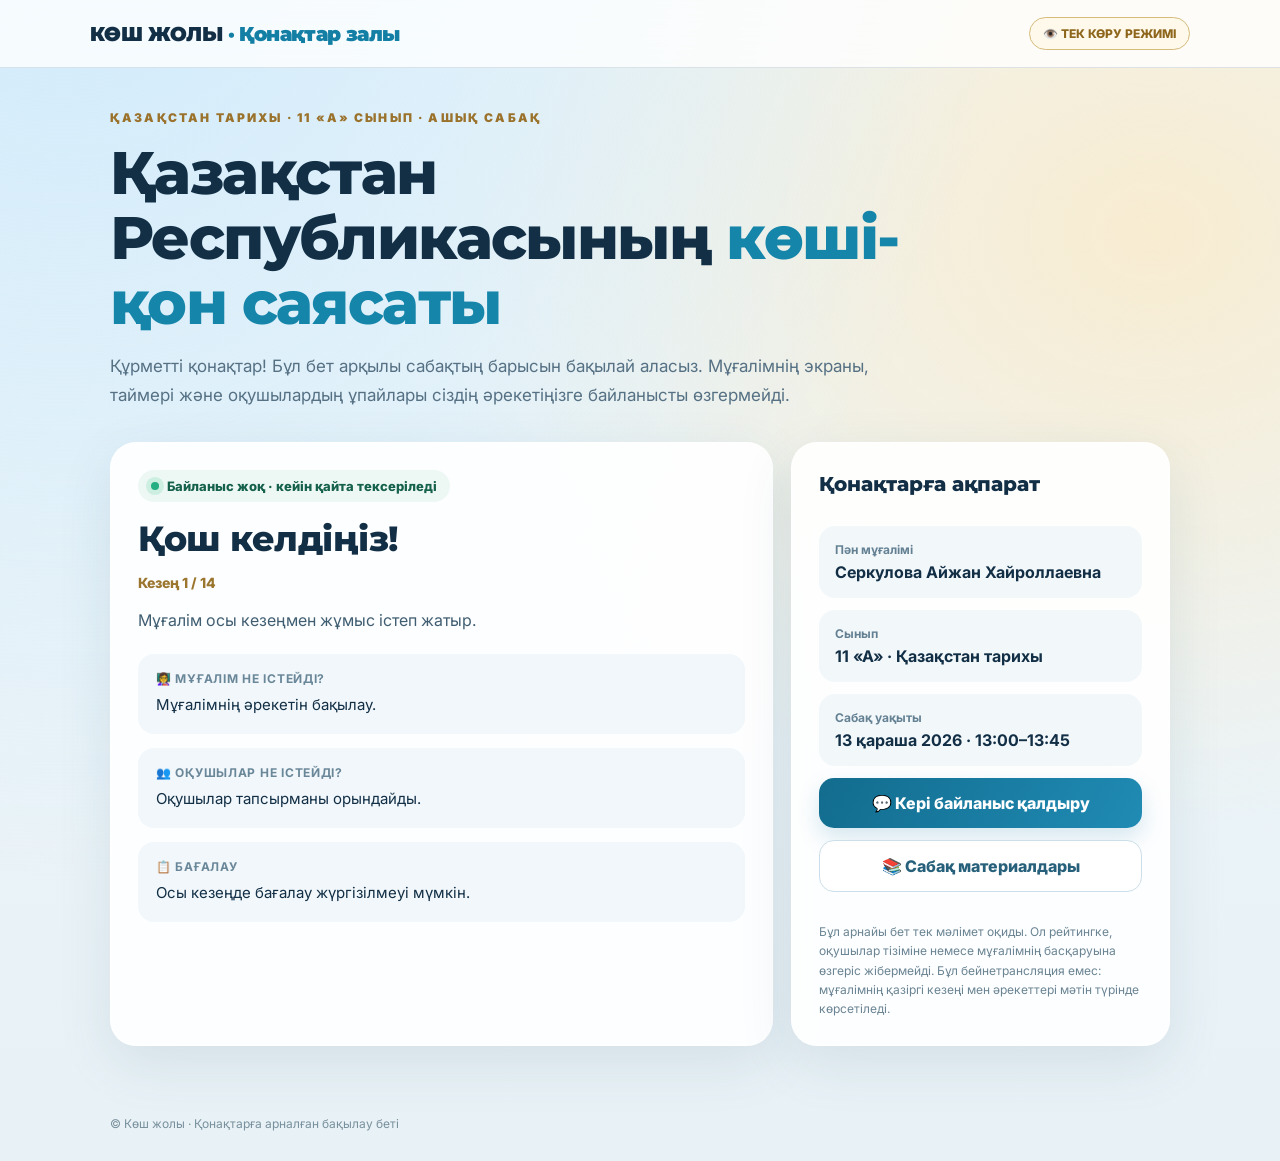
<file: koru.html>
<!DOCTYPE html>
<html lang="kk"><head><meta charset="utf-8"><meta name="viewport" content="width=device-width,initial-scale=1">
<title>Қонақтарға · Көші-қон саясаты — ашық сабақ</title>
<meta name="description" content="Қазақстан Республикасының көші-қон саясаты: ашық сабақты қонақ ретінде бақылау">
<link href="https://fonts.googleapis.com/css2?family=Montserrat:wght@600;700;800;900&family=Inter:wght@400;500;600;700&display=swap" rel="stylesheet">
<style>
:root{--ink:#122f46;--mut:#567184;--gold:#c9983d;--blue:#147fa4;--line:rgba(24,76,103,.14)}
*{box-sizing:border-box}html{min-height:100%;background:#eaf2f7}body{margin:0;color:var(--ink);font-family:Inter,Arial,sans-serif;background:radial-gradient(ellipse at 5% -10%,#cfeafb,transparent 55%),radial-gradient(ellipse at 90% 20%,#f8ecd1,transparent 45%),linear-gradient(180deg,#eff7fa,#e8f1f6);min-height:100vh}
header{padding:17px max(20px,calc((100vw - 1100px)/2));display:flex;align-items:center;justify-content:space-between;gap:16px;background:rgba(255,255,255,.78);backdrop-filter:blur(16px);border-bottom:1px solid var(--line)}
.logo{font-family:Montserrat,sans-serif;font-size:20px;font-weight:900;letter-spacing:-.6px}.logo span{color:var(--blue)}
.tag{border:1px solid #d4bb7a;background:#fff9ec;padding:8px 13px;border-radius:999px;font-size:12px;font-weight:800;white-space:nowrap;color:#8e671c}
main{max-width:1100px;margin:0 auto;padding:42px 20px 70px}
.kicker{font-size:12px;letter-spacing:.18em;color:#9a722c;font-weight:900;text-transform:uppercase}
h1{font:800 clamp(32px,5.2vw,60px)/1.08 Montserrat,sans-serif;max-width:900px;letter-spacing:-1.6px;margin:16px 0}
.sub{font-size:17px;color:var(--mut);max-width:800px;line-height:1.7}
.cards{display:grid;grid-template-columns:minmax(0,1.4fr) minmax(260px,.8fr);gap:18px;margin-top:32px}
.card{background:rgba(255,255,255,.91);border:1px solid rgba(255,255,255,.85);box-shadow:0 18px 55px rgba(28,74,98,.10);border-radius:26px;padding:27px}
.live{display:inline-flex;align-items:center;gap:8px;padding:8px 13px;background:#edf7f4;color:#16614b;border-radius:999px;font-size:13px;font-weight:800}
.dot{width:8px;height:8px;border-radius:100%;background:#24ae81;box-shadow:0 0 0 5px #ccefe2}
h2{font:800 clamp(23px,3vw,35px)/1.2 Montserrat,sans-serif;letter-spacing:-.5px;margin:16px 0 12px}
#progress{color:#9b762e;font-weight:800;font-size:14px}
#stageText{font-size:16px;line-height:1.65;color:#405e72}
.met{display:grid;gap:14px;margin-top:20px}
.met div{padding:17px 18px;border-radius:16px;background:#f1f7fa}
.met b{display:block;font-size:12px;color:#6a8799;text-transform:uppercase;letter-spacing:.06em;margin-bottom:7px}
.met span{line-height:1.6;display:block;font-size:15px}
h3{font:800 20px Montserrat,sans-serif;margin:2px 0 18px}
.side{display:grid;gap:12px}
.side-item{background:#f2f7fa;padding:16px;border-radius:16px}
.side-item b{display:block;font-size:12px;color:#648193;margin-bottom:5px}
.side-item span{font-weight:700}
.btn{display:block;text-align:center;text-decoration:none;color:#fff;background:linear-gradient(120deg,#126c8e,#208bb4);padding:15px 16px;border-radius:15px;font-weight:800;box-shadow:0 10px 22px #1279a02b}
.btn.other{background:#fff;color:#26607a;border:1px solid #ccdee9;box-shadow:none}
small.note{display:block;margin-top:18px;color:#6a8493;font-size:12px;line-height:1.6}
footer{max-width:1100px;margin:auto;padding:0 20px 30px;color:#78909c;font-size:12px}
@media(max-width:750px){header{padding:14px 18px}.cards{grid-template-columns:1fr}.card{padding:21px}main{padding:30px 18px 50px}.logo{font-size:16px}.tag{font-size:11px}}
</style></head>
<body><header><div class="logo">КӨШ ЖОЛЫ <span>· Қонақтар залы</span></div><div class="tag">👁️ ТЕК КӨРУ РЕЖИМІ</div></header>
<main><div class="kicker">Қазақстан тарихы · 11 «А» сынып · Ашық сабақ</div><h1>Қазақстан Республикасының <span style="color:#1585aa">көші-қон саясаты</span></h1>
<p class="sub">Құрметті қонақтар! Бұл бет арқылы сабақтың барысын бақылай аласыз. Мұғалімнің экраны, таймері және оқушылардың ұпайлары сіздің әрекетіңізге байланысты өзгермейді.</p>
<div class="cards"><section class="card"><div class="live"><span class="dot"></span><span id="status">Сабақпен байланыс тексерілуде…</span></div>
<h2 id="stageTitle">Сабақ барысы</h2><p id="progress">Мұғалімнің кезеңі</p><p id="stageText">Ағымдағы кезең анықталуда.</p>
<div class="met"><div><b>👩‍🏫 Мұғалім не істейді?</b><span id="teacherAct">Сабақ туралы мәлімет көрсетіледі.</span></div>
<div><b>👥 Оқушылар не істейді?</b><span id="studentAct">Оқушы әрекеті мұнда сипатталады.</span></div>
<div><b>📋 Бағалау</b><span id="assessAct">Кезеңнің бағалау тәсілі</span></div></div>
</section><aside class="card side"><h3>Қонақтарға ақпарат</h3>
<div class="side-item"><b>Пән мұғалімі</b><span>Серкулова Айжан Хайроллаевна</span></div>
<div class="side-item"><b>Сынып</b><span>11 «А» · Қазақстан тарихы</span></div>
<div class="side-item"><b>Сабақ уақыты</b><span>13 қараша 2026 · 13:00–13:45</span></div>
<a class="btn" id="feedback" href="index.html?m=g#wall">💬 Кері байланыс қалдыру</a>
<a class="btn other" href="materialdar.html">📚 Сабақ материалдары</a>
<small class="note">Бұл арнайы бет тек мәлімет оқиды. Ол рейтингке, оқушылар тізіміне немесе мұғалімнің басқаруына өзгеріс жібермейді. Бұл бейнетрансляция емес: мұғалімнің қазіргі кезеңі мен әрекеттері мәтін түрінде көрсетіледі.</small></aside></div></main>
<footer>© Көш жолы · Қонақтарға арналған бақылау беті</footer>
<script src="data.js"></script><script>
(function(){
"use strict";
const $=id=>document.getElementById(id);
const qs=new URLSearchParams(location.search);
const teacher=qs.get("t")||"";
if(teacher) $("feedback").href="index.html?m=g&t="+encodeURIComponent(teacher)+"#wall";
const room=DATA.live.room+(teacher?"-t-"+teacher.toLowerCase().replace(/[^a-z0-9_-]/g,"").slice(0,24):"");
const root=DATA.live.url.replace(/\/+$/,"");
const stages=[
["invite","Қош келдіңіз!"],["home","Сабақтың басталуы"],["card","Шекара бекеті"],["hw","Үй тапсырмасы"],["terms","Ұғымдар"],["video","Бейнесабақ"],["time","Уақыт машинасы"],["lenta","Көш жолы"],["witness","ЖИ куәгерлер"],["prompt","Постер қорғау"],["levels","Деңгейлік тапсырмалар"],["quiz","Қорытынды тест"],["rating","Рейтинг"],["wall","Кері байланыс"]
];
let lastKey="";
function render(id){
 const item=stages.find(x=>x[0]===id);
 const k=DATA.kmj&&DATA.kmj[id];
 $("stageTitle").textContent=item?item[1]:"Сабақ жалғасуда";
 $("progress").textContent=item?"Кезең "+(stages.indexOf(item)+1)+" / "+stages.length:"Мұғалімнің ағымдағы кезеңі";
 $("stageText").textContent=k?.method||"Мұғалім осы кезеңмен жұмыс істеп жатыр.";
 $("teacherAct").textContent=k?.teacher||"Мұғалімнің әрекетін бақылау.";
 $("studentAct").textContent=k?.student||"Оқушылар тапсырманы орындайды.";
 $("assessAct").textContent=k?.assess||"Осы кезеңде бағалау жүргізілмеуі мүмкін.";
}
async function poll(){
 if(!/^https:\/\/[\w.-]+\.(firebaseio\.com|firebasedatabase\.app)$/.test(root)){ $("status").textContent="Сабақ дерекқоры қосылмаған"; return }
 try{
 const ac=new AbortController(),timeout=setTimeout(()=>ac.abort(),7500);
 const r=await fetch(root+"/"+encodeURIComponent(room)+"/state.json",{cache:"no-store",signal:ac.signal});clearTimeout(timeout);
 if(!r.ok)throw new Error("HTTP "+r.status);
 const st=await r.json();
 $("status").textContent=st?.stage?"Сабақ кезеңі автоматты жаңарады":"Сабақтың басталуын күтудеміз";
 if(st?.stage&&st.stage!==lastKey){lastKey=st.stage;render(st.stage)}
 if(!st?.stage)render("invite");
 }catch(e){$("status").textContent="Байланыс жоқ · кейін қайта тексеріледі"}
}
render("invite");poll();setInterval(poll,5000);
})();
</script></body></html>
</file>
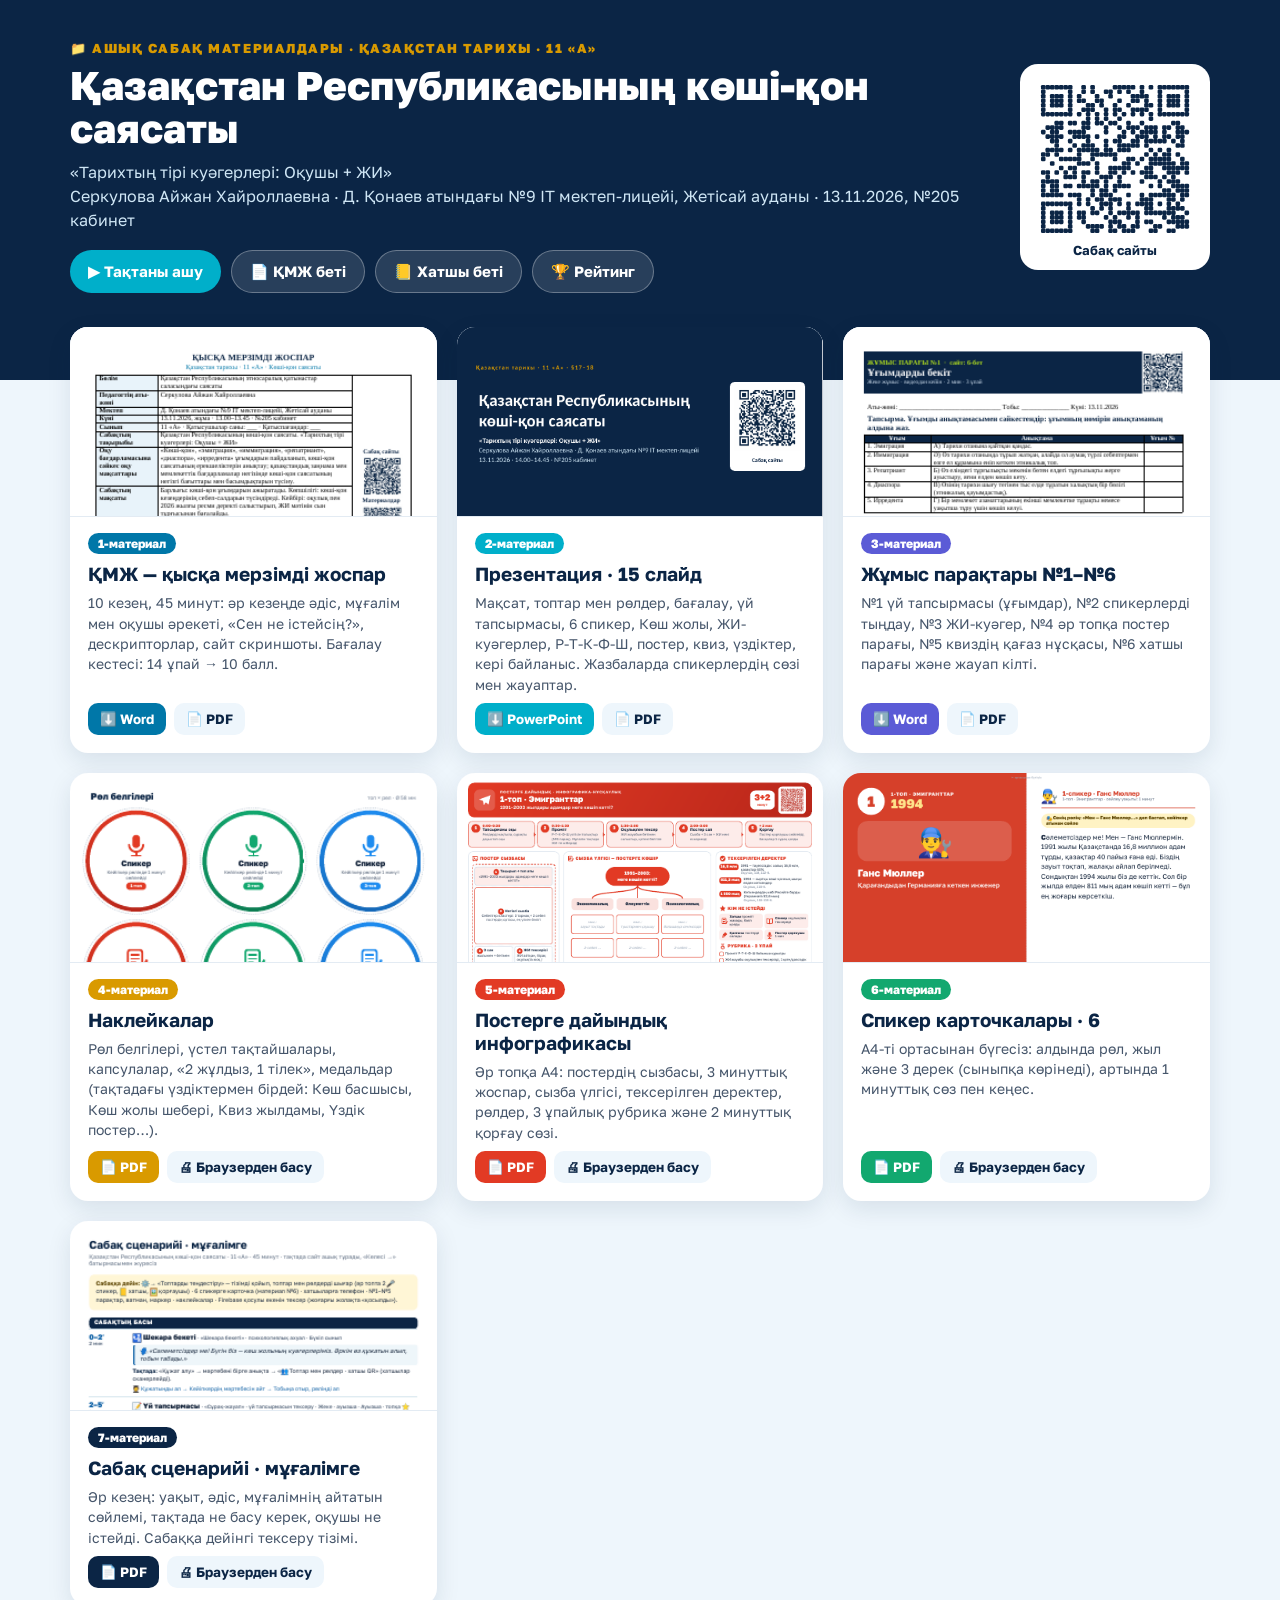
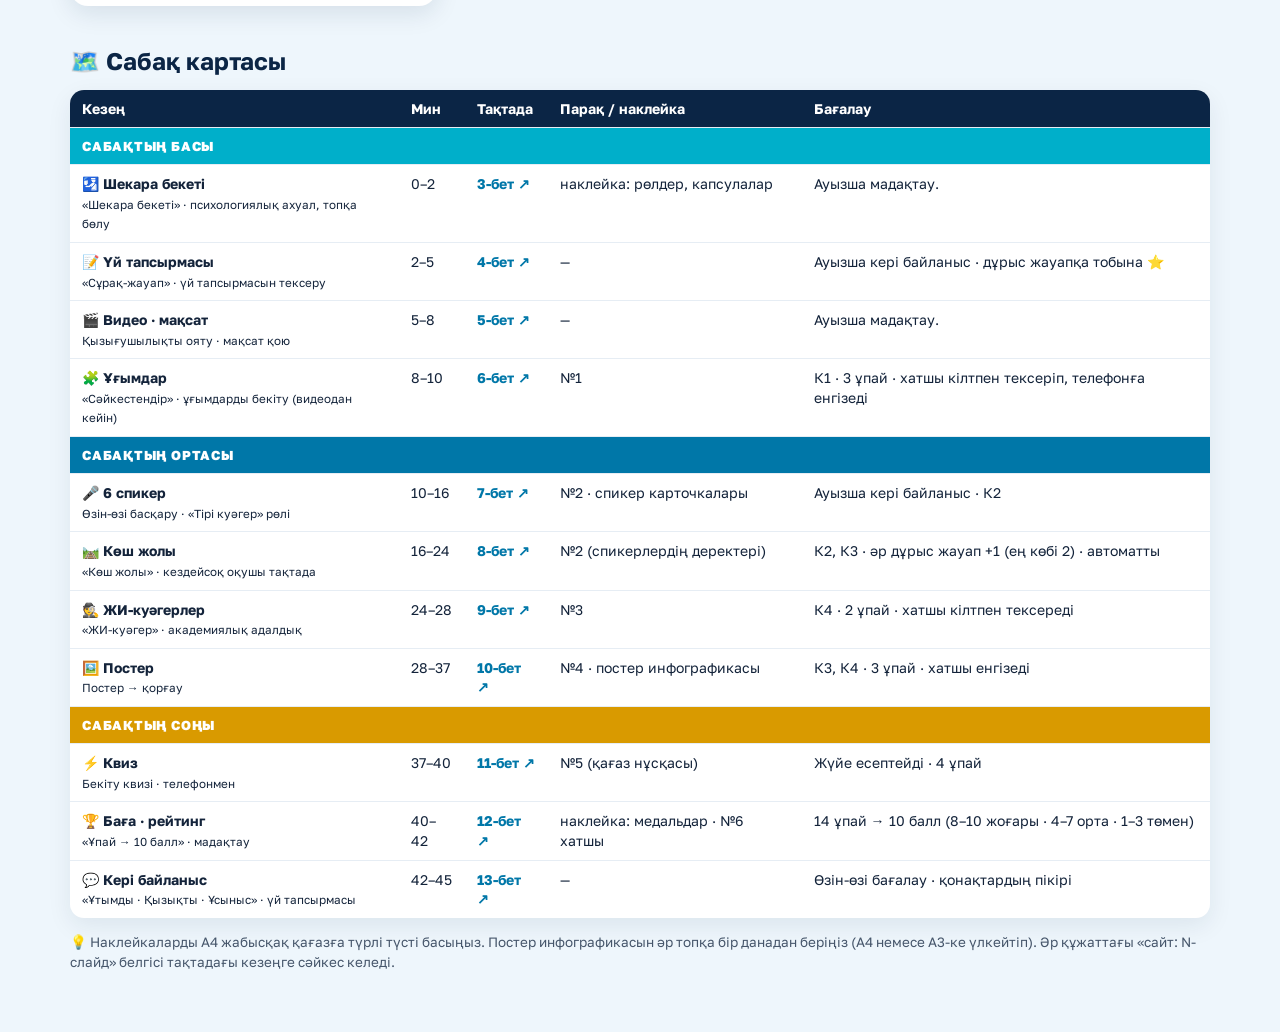
<file: materialdar.html>
<!DOCTYPE html>
<html lang="kk"><head><meta charset="utf-8"><meta name="viewport" content="width=device-width,initial-scale=1">
<title>Материалдар · Көші-қон саясаты · 11 «А»</title>
<link rel="stylesheet" href="vendor/golos.css">
<script src="data.js"></script><script src="vendor/qrcode.js"></script>
<style>
*{box-sizing:border-box;margin:0;padding:0}
html{background:linear-gradient(#0B2545,#0B2545) top/100% 380px no-repeat,#eef6fc;min-height:100%}
body{font-family:'Golos Text',sans-serif;color:#13233a;max-width:1180px;margin:0 auto;padding:28px 20px 60px}
a{color:#0077A8}
.hero{display:grid;grid-template-columns:1fr 190px;gap:28px;align-items:center;color:#fff;padding:12px 0 34px}
.hero .k{color:#D99A00;font-weight:800;letter-spacing:.12em;font-size:13px}
.hero h1{font-size:40px;line-height:1.08;margin:8px 0 10px;font-weight:800}
.hero p{color:#cfe6f5;font-size:16px;line-height:1.5}
.hero .acts{display:flex;gap:10px;flex-wrap:wrap;margin-top:18px}
.btn{display:inline-flex;gap:8px;align-items:center;padding:11px 18px;border-radius:999px;font-weight:700;text-decoration:none;font-size:15px}
.btn.p{background:#00AFCA;color:#fff}.btn.g{background:rgba(255,255,255,.12);color:#fff;border:1px solid rgba(255,255,255,.3)}
.qrbox{background:#fff;border-radius:18px;padding:12px;text-align:center;color:#0B2545;font-weight:700;font-size:13px}
.qrbox svg{width:100%;display:block}
.cards{display:grid;grid-template-columns:repeat(auto-fill,minmax(340px,1fr));gap:20px}
.card{background:#fff;border-radius:18px;box-shadow:0 8px 24px rgba(11,37,69,.10);overflow:hidden;display:flex;flex-direction:column}
.card .pv{height:190px;background:#dfeaf5 top center/cover no-repeat;border-bottom:1px solid #e3ebf3}
.card .bd{padding:16px 18px 18px;display:flex;flex-direction:column;gap:8px;flex:1}
.card .n{font-size:12px;font-weight:800;color:#fff;background:var(--c);border-radius:999px;padding:3px 10px;align-self:flex-start}
.card h3{font-size:19px;color:#0B2545}
.card p{font-size:14px;line-height:1.45;color:#46566b;flex:1}
.card .dl{display:flex;gap:8px;flex-wrap:wrap}
.card .dl a{font-size:13.5px;font-weight:700;text-decoration:none;padding:8px 12px;border-radius:10px;background:#eef6fc;color:#0B2545}
.card .dl a.m{background:var(--c);color:#fff}
h2{font-size:24px;color:#0B2545;margin:40px 0 14px}
table{width:100%;border-collapse:collapse;background:#fff;border-radius:14px;overflow:hidden;box-shadow:0 8px 24px rgba(11,37,69,.08);font-size:14px}
th{background:#0B2545;color:#fff;text-align:left;padding:10px 12px;font-weight:700}
td{padding:9px 12px;border-top:1px solid #e6edf4;vertical-align:top;line-height:1.4}
tr.ph td{background:var(--c);color:#fff;font-weight:800;font-size:13px;letter-spacing:.06em}
td a{font-weight:700;text-decoration:none}
.tip{margin-top:14px;font-size:13.5px;color:#46566b;line-height:1.5}
@media(max-width:760px){.hero{grid-template-columns:1fr}.hero h1{font-size:30px}.qrbox{max-width:200px}th:nth-child(5),td:nth-child(5){display:none}}
</style></head><body>
<section class="hero">
 <div>
  <div class="k">📁 АШЫҚ САБАҚ МАТЕРИАЛДАРЫ · ҚАЗАҚСТАН ТАРИХЫ · 11 «А»</div>
  <h1>Қазақстан Республикасының көші-қон саясаты</h1>
  <p>«Тарихтың тірі куәгерлері: Оқушы + ЖИ»<br>Серкулова Айжан Хайроллаевна · Д. Қонаев атындағы №9 IT мектеп-лицейі, Жетісай ауданы · 13.11.2026, №205 кабинет</p>
  <div class="acts"><a class="btn p" href="index.html">▶ Тақтаны ашу</a><a class="btn g" href="index.html#kmj">📄 ҚМЖ беті</a><a class="btn g" href="index.html?m=h">📒 Хатшы беті</a><a class="btn g" href="index.html#rating">🏆 Рейтинг</a></div>
 </div>
 <div class="qrbox"><div id="qr"></div>Сабақ сайты</div>
</section>
<div class="cards" id="cards"></div>
<h2>🗺️ Сабақ картасы</h2>
<table id="map"></table>
<p class="tip">💡 Наклейкаларды A4 жабысқақ қағазға түрлі түсті басыңыз. Постер инфографикасын әр топқа бір данадан беріңіз (A4 немесе A3-ке үлкейтіп). Әр құжаттағы «сайт: N-слайд» белгісі тақтадағы кезеңге сәйкес келеді.</p>
<script>
const SITE = location.href.replace(/materialdar\.html.*$/, "");
const q = qrcode(0, "H"); q.addData(SITE); q.make(); const n = q.getModuleCount(), m = 2, S = n + 2 * m; let p = "";
for (let r = 0; r < n; r++) for (let c = 0; c < n; c++) if (q.isDark(r, c)) p += `<rect x="${c + m}" y="${r + m}" width="1.02" height="1.02" rx=".3"/>`;
document.getElementById("qr").innerHTML = `<svg viewBox="0 0 ${S} ${S}"><g fill="#0B2545">${p}</g></svg>`;
const F = "materialdar/";
const M = [
 ["1", "#0077A8", "ҚМЖ — қысқа мерзімді жоспар", "10 кезең, 45 минут: әр кезеңде әдіс, мұғалім мен оқушы әрекеті, «Сен не істейсің?», дескрипторлар, сайт скриншоты. Бағалау кестесі: 14 ұпай → 10 балл.", "1-QMZh-Koshi-qon-sayasaty", [["docx", "⬇️ Word"], ["pdf", "📄 PDF"]]],
 ["2", "#00AFCA", "Презентация · 15 слайд", "Мақсат, топтар мен рөлдер, бағалау, үй тапсырмасы, 6 спикер, Көш жолы, ЖИ-куәгерлер, Р-Т-К-Ф-Ш, постер, квиз, үздіктер, кері байланыс. Жазбаларда спикерлердің сөзі мен жауаптар.", "2-Prezentaciya-Koshi-qon-sayasaty", [["pptx", "⬇️ PowerPoint"], ["pdf", "📄 PDF"]]],
 ["3", "#5B5BD6", "Жұмыс парақтары №1–№6", "№1 үй тапсырмасы (ұғымдар), №2 спикерлерді тыңдау, №3 ЖИ-куәгер, №4 әр топқа постер парағы, №5 квиздің қағаз нұсқасы, №6 хатшы парағы және жауап кілті.", "3-Zhumys-paraqtary", [["docx", "⬇️ Word"], ["pdf", "📄 PDF"]]],
 ["4", "#D99A00", "Наклейкалар", "Рөл белгілері, үстел тақтайшалары, капсулалар, «2 жұлдыз, 1 тілек», медальдар (тақтадағы үздіктермен бірдей: Көш басшысы, Көш жолы шебері, Квиз жылдамы, Үздік постер…).", "4-Naklejkalar", [["pdf", "📄 PDF"]], "print/naklejka.html"],
 ["5", "#E23A24", "Постерге дайындық инфографикасы", "Әр топқа A4: постердің сызбасы, 3 минуттық жоспар, сызба үлгісі, тексерілген деректер, рөлдер, 3 ұпайлық рубрика және 2 минуттық қорғау сөзі.", "5-Poster-infografikalar", [["pdf", "📄 PDF"]], "print/poster.html"],
 ["6", "#12A86F", "Спикер карточкалары · 6", "A4-ті ортасынан бүгесіз: алдында рөл, жыл және 3 дерек (сыныпқа көрінеді), артында 1 минуттық сөз пен кеңес.", "6-Spiker-kartochkalary", [["pdf", "📄 PDF"]], "print/spiker.html"],
 ["7", "#0B2545", "Сабақ сценарийі · мұғалімге", "Әр кезең: уақыт, әдіс, мұғалімнің айтатын сөйлемі, тақтада не басу керек, оқушы не істейді. Сабаққа дейінгі тексеру тізімі.", "7-Sabaq-scenariyi", [["pdf", "📄 PDF"]], "print/scenariy.html"]
];
document.getElementById("cards").innerHTML = M.map(x => `<div class="card" style="--c:${x[1]}"><div class="pv" style="background-image:url(${F}prev/${x[4]}.png)"></div><div class="bd"><span class="n">${x[0]}-материал</span><h3>${x[2]}</h3><p>${x[3]}</p><div class="dl">${x[5].map((d, i) => `<a class="${i ? "" : "m"}" href="${F}${x[4]}.${d[0]}" ${d[0] === "pdf" ? 'target="_blank"' : "download"}>${d[1]}</a>`).join("")}${x[6] ? `<a href="${x[6]}" target="_blank">🖨 Браузерден басу</a>` : ""}</div></div></div>`).join("");
const SHEET = { terms: "№1", time: "№2 · спикер карточкалары", lenta: "№2 (спикерлердің деректері)", witness: "№3", prompt: "№4 · постер инфографикасы", quiz: "№5 (қағаз нұсқасы)", card: "наклейка: рөлдер, капсулалар", rating: "наклейка: медальдар · №6 хатшы", wall: "—" };
let h = `<tr><th>Кезең</th><th>Мин</th><th>Тақтада</th><th>Парақ / наклейка</th><th>Бағалау</th></tr>`, ph = 0;
DATA.stages.forEach((s, i) => { if (!s.phase || s.phase > 3) return;
  if (s.phase !== ph) { ph = s.phase; h += `<tr class="ph" style="--c:${DATA.phaseColors[ph]}"><td colspan="5">${DATA.phases[ph].toUpperCase()}</td></tr>`; }
  const k = DATA.kmj[s.id] || {};
  h += `<tr><td><b>${s.ico} ${s.label}</b><br><small>${k.method || ""}</small></td><td>${s.t[0]}–${s.t[1]}</td><td><a href="index.html#${s.id}">${i + 1}-бет ↗</a></td><td>${SHEET[s.id] || "—"}</td><td>${k.assess || ""}</td></tr>`; });
document.getElementById("map").innerHTML = h;
</script>
</body></html>
</file>
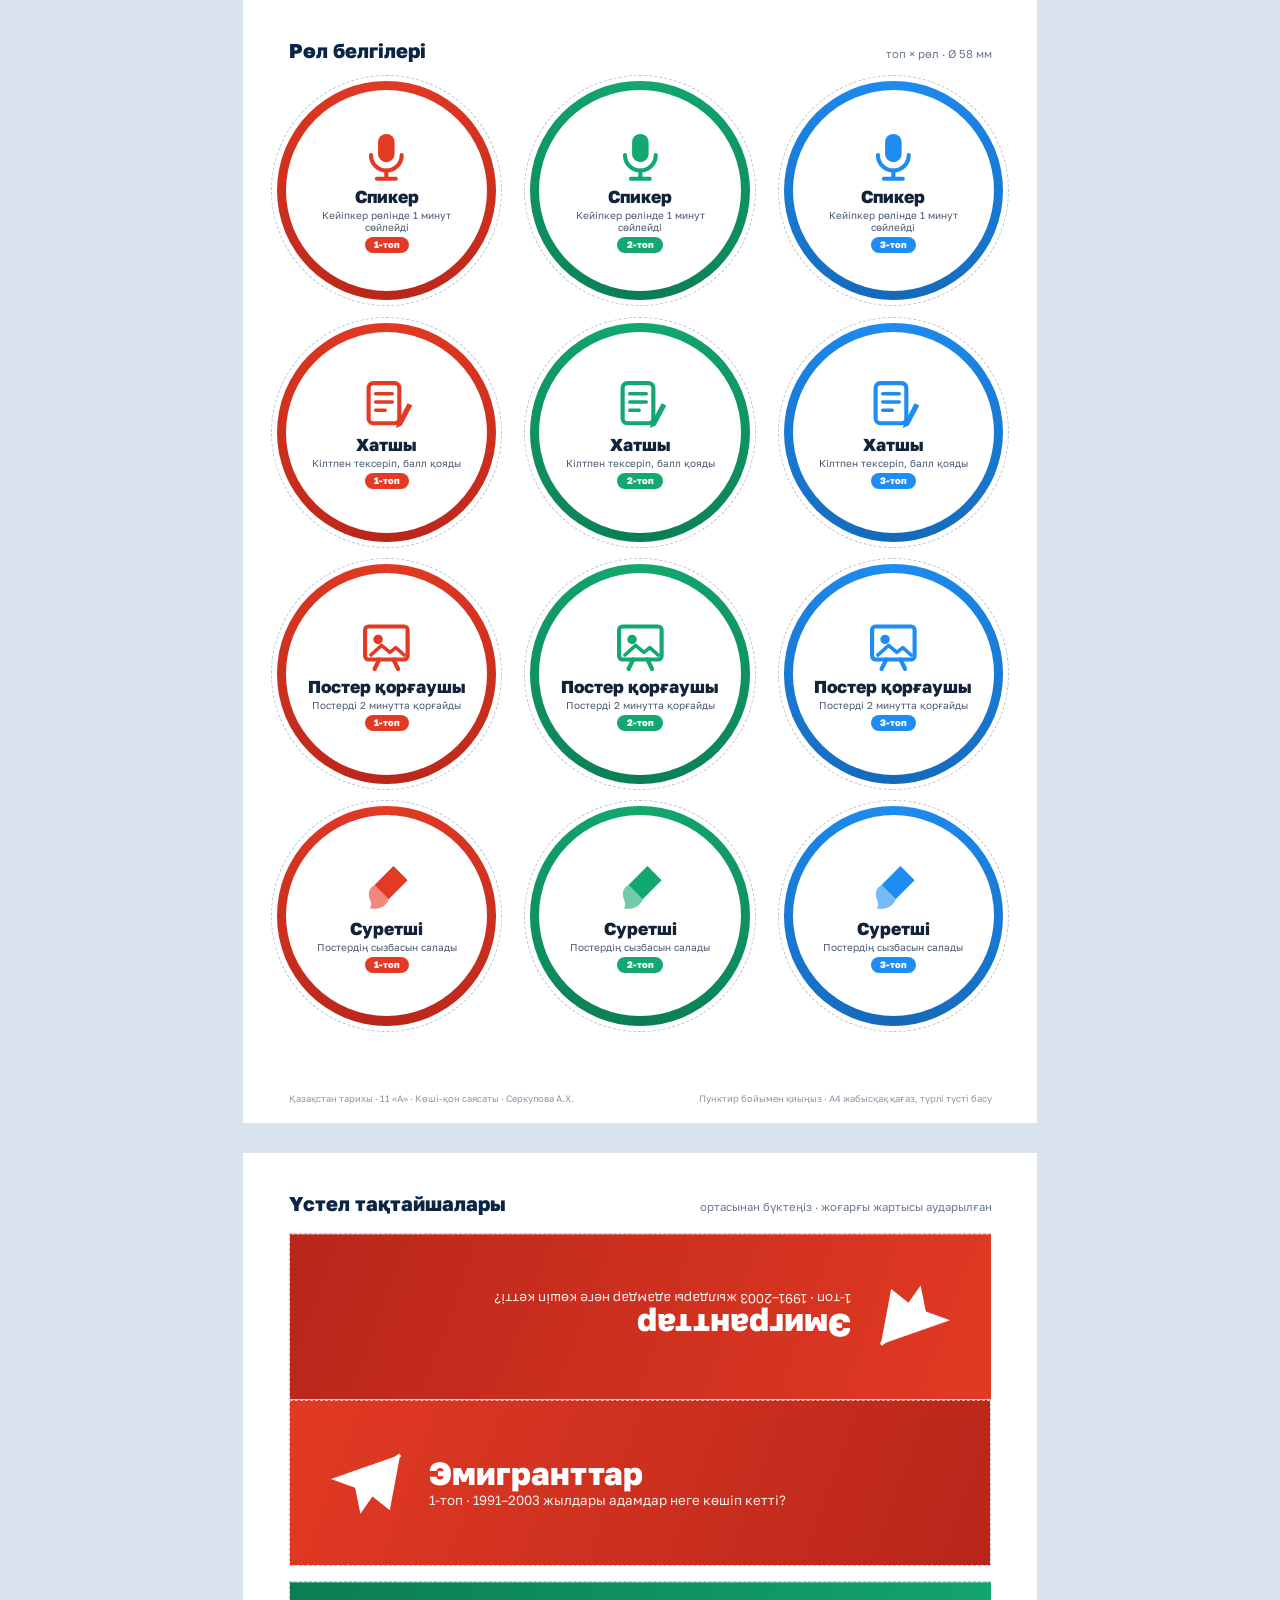
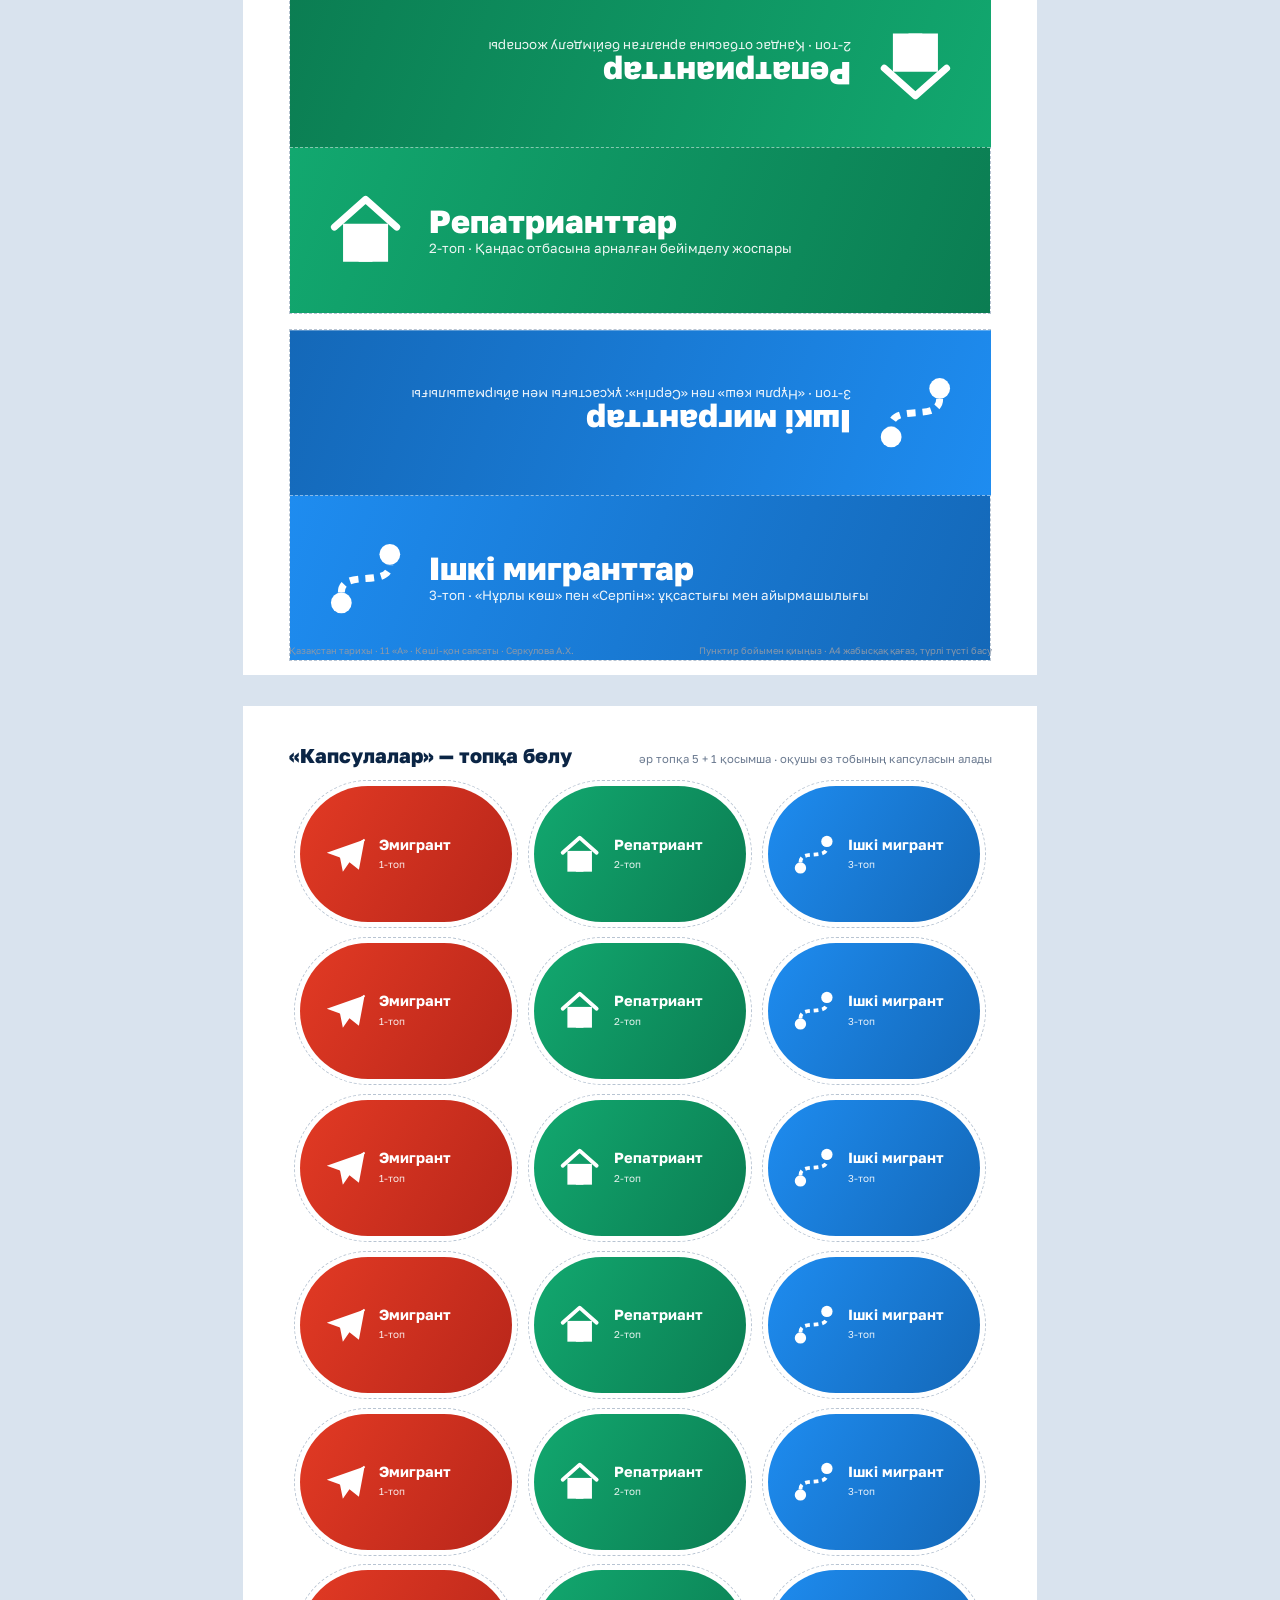
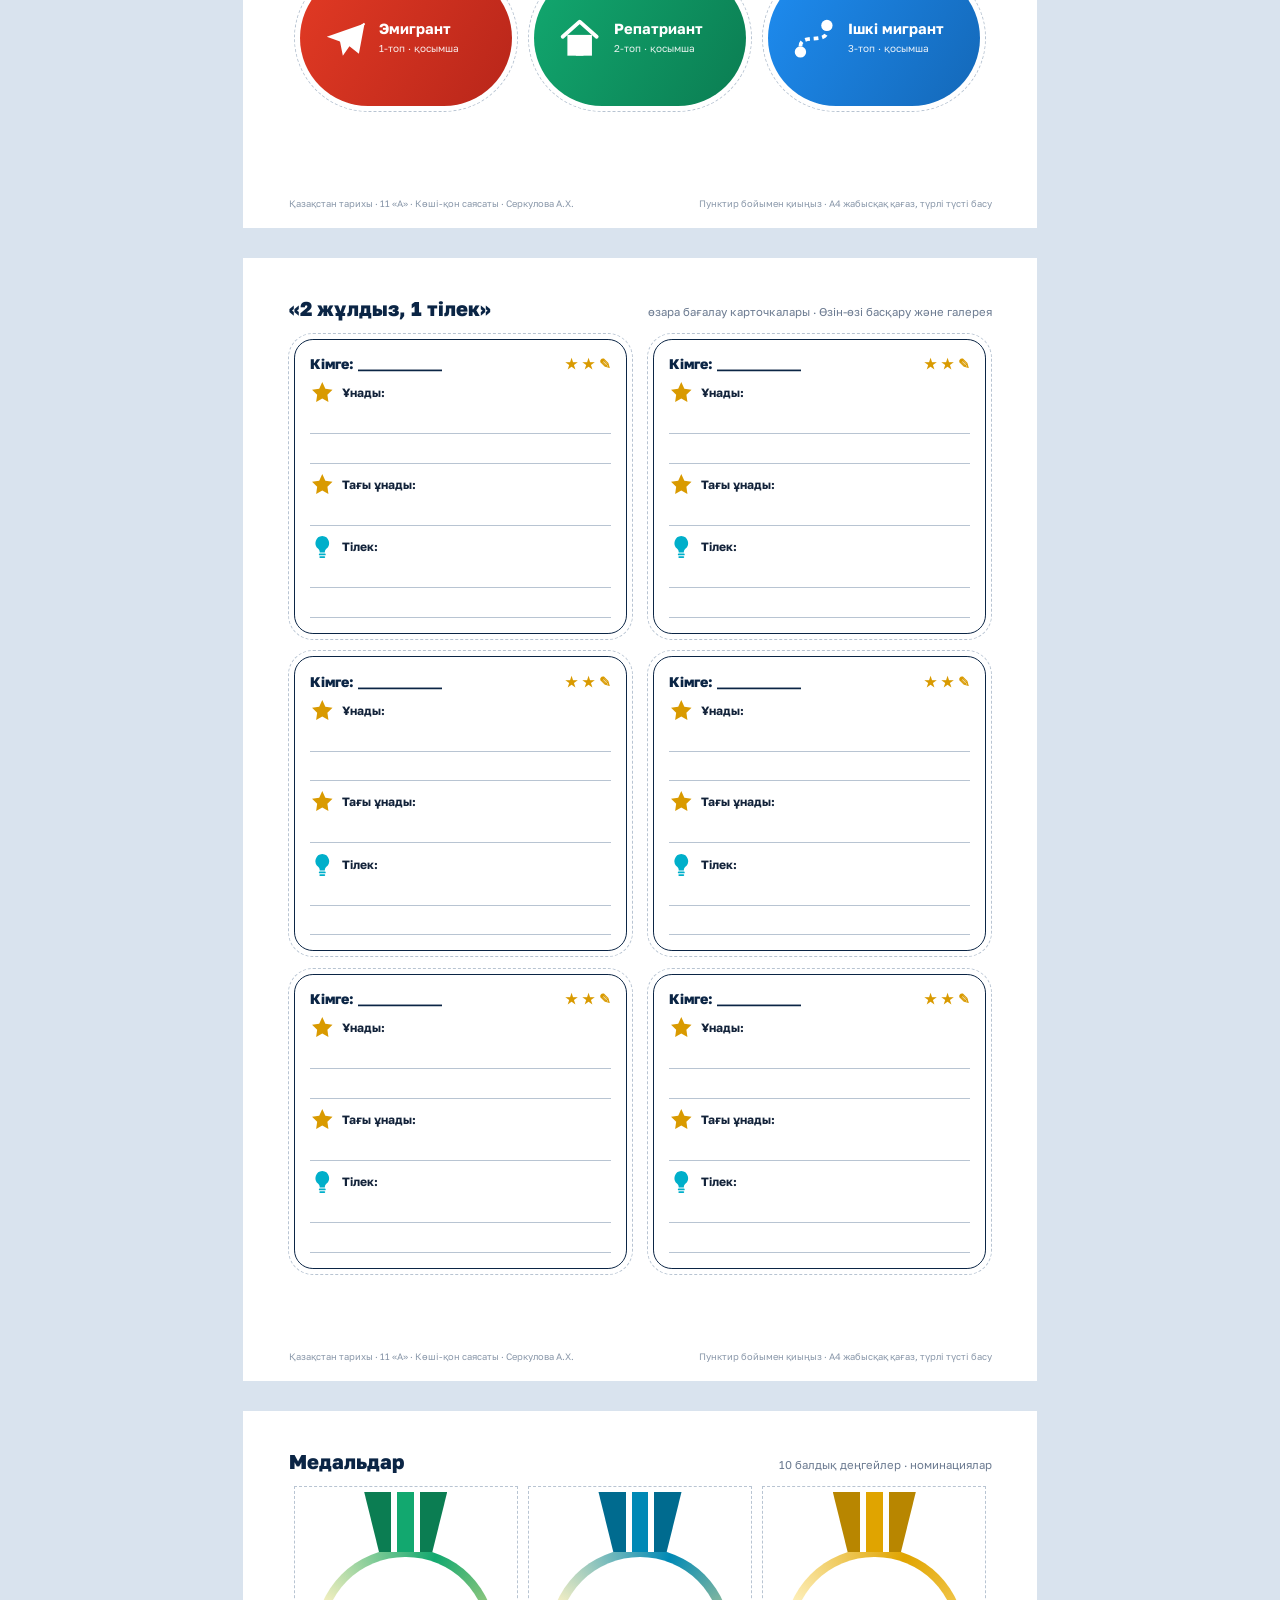
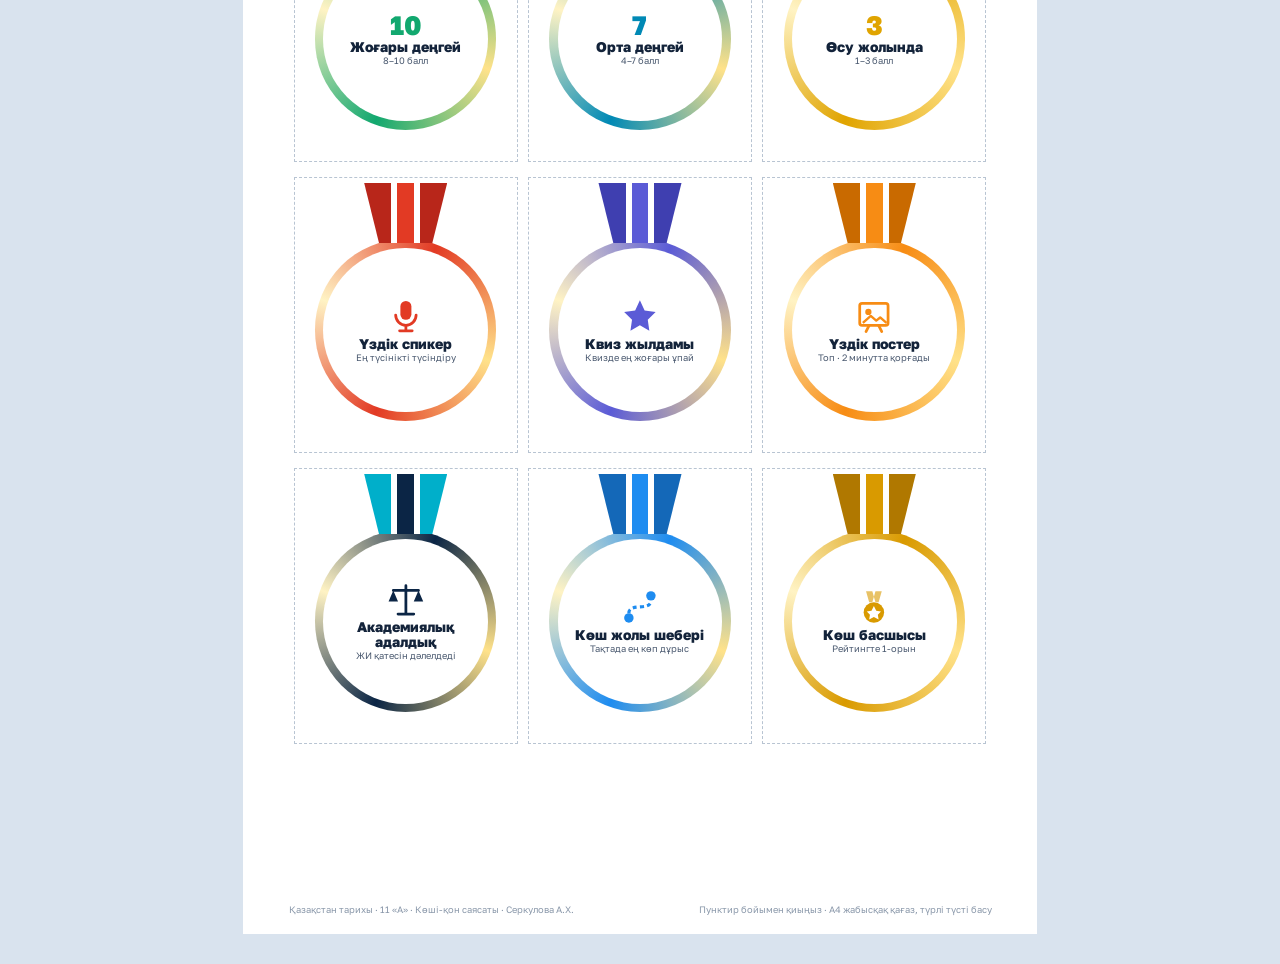
<file: print/naklejka.html>
<!DOCTYPE html>
<html lang="kk"><head><meta charset="utf-8">
<title>Наклейкалар · Көші-қон саясаты</title>
<link rel="stylesheet" href="../vendor/golos.css">
<script src="../data.js"></script><script src="icons.js"></script>
<style>
@page{size:A4;margin:0}
*{box-sizing:border-box;margin:0;padding:0}
body{font-family:'Golos Text',sans-serif;color:#13233a;background:#d9e3ee;-webkit-print-color-adjust:exact;print-color-adjust:exact}
.page{width:210mm;height:297mm;background:#fff;margin:0 auto 8mm;padding:10mm 12mm 12mm;position:relative;overflow:hidden;page-break-after:always}
@media print{body{background:#fff}.page{margin:0}}
.pt{display:flex;justify-content:space-between;align-items:baseline;margin-bottom:5mm}
.pt h2{font-size:15pt;font-weight:800;color:#0B2545}.pt small{font-size:8.5pt;color:#6b7a90}
.ft{position:absolute;left:12mm;right:12mm;bottom:5mm;font-size:7pt;color:#8a98aa;display:flex;justify-content:space-between}
.grid{display:grid;gap:5mm;justify-content:center}
.cut{outline:.3mm dashed #b8c4d2;outline-offset:1.5mm}
/* role badges */
.rb{width:58mm;height:58mm;border-radius:50%;background:conic-gradient(var(--g),var(--g2),var(--g));padding:2.4mm;display:grid}
.rb>div{border-radius:50%;background:#fff;display:flex;flex-direction:column;align-items:center;justify-content:center;text-align:center;gap:1mm}
.rb svg{width:15mm;height:15mm}
.rb b{font-size:13pt;font-weight:800;line-height:1.05}
.rb small{font-size:7.5pt;color:#4b5a70;max-width:40mm;line-height:1.15}
.rb .tg{font-size:7pt;font-weight:800;color:#fff;background:var(--g);border-radius:9mm;padding:.6mm 2.4mm}
/* tent */
.tent{width:186mm;height:88mm;border:.3mm dashed #b8c4d2;display:grid;grid-template-rows:1fr 1fr;margin-bottom:4mm}
.half{display:flex;align-items:center;gap:6mm;padding:0 9mm;background:linear-gradient(110deg,var(--g),var(--g2));color:#fff}
.half.top{transform:rotate(180deg)}
.half+.half{border-top:.4mm dashed rgba(255,255,255,.7)}
.half svg{width:22mm;height:22mm;flex:none}
.half b{font-size:24pt;font-weight:800;display:block;line-height:1}.half small{font-size:10pt;opacity:.92}
/* capsules */
.cap{width:56mm;height:36mm;border-radius:18mm;background:linear-gradient(120deg,var(--g),var(--g2));color:#fff;display:flex;align-items:center;gap:3mm;padding:0 6mm}
.cap svg{width:12mm;height:12mm;flex:none}.cap b{font-size:11pt;line-height:1.05;display:block}.cap small{font-size:7.5pt;opacity:.9}
/* stars */
.sw{width:88mm;height:78mm;border-radius:5mm;border:.5mm solid #0B2545;padding:4mm;display:flex;flex-direction:column;gap:2.2mm}
.sw .r{display:flex;gap:2mm;align-items:center;font-size:9pt;font-weight:700}
.sw .r svg{width:6.5mm;height:6.5mm;flex:none}
.sw .l{border-bottom:.3mm solid #b8c4d2;height:6mm}
.sw .h{font-size:10.5pt;font-weight:800;color:#0B2545;display:flex;justify-content:space-between}
/* reflection */
.rf{width:42mm;height:42mm;border-radius:50%;display:flex;flex-direction:column;align-items:center;justify-content:center;text-align:center;color:#fff;background:radial-gradient(circle at 30% 25%,var(--g2),var(--g));gap:.6mm}
.rf b{font-size:9pt;line-height:1.05;max-width:32mm}.rf small{font-size:6.6pt;opacity:.92;max-width:30mm;line-height:1.1}
.rf svg{width:9mm;height:9mm}
/* medals */
.md{width:56mm;height:70mm;display:flex;flex-direction:column;align-items:center;text-align:center}
.md .ri{width:22mm;height:16mm;background:linear-gradient(90deg,var(--g2) 0 33%,#fff 33% 40%,var(--g) 40% 60%,#fff 60% 67%,var(--g2) 67%);clip-path:polygon(0 0,100% 0,82% 100%,18% 100%)}
.md .cn{width:48mm;height:48mm;border-radius:50%;margin-top:-1mm;background:conic-gradient(from 20deg,var(--g),#ffe28a,var(--g),#fff3c4,var(--g));padding:2.2mm;display:grid}
.md .cn>div{border-radius:50%;background:#fff;display:flex;flex-direction:column;align-items:center;justify-content:center;gap:.4mm}
.md .cn svg{width:10mm;height:10mm}
.md b{font-size:10.5pt;line-height:1.05;font-weight:800;max-width:36mm}.md small{font-size:7pt;color:#4b5a70;max-width:36mm;line-height:1.1}
.md .big{font-size:20pt;font-weight:800;color:var(--g);line-height:1}
</style></head><body>
<script>
const I = window.ICONS;
const GR = {em:["#e23a24","#b8261a","plane"],re:["#12a86f","#0b7d52","home"],in:["#1e8cf0","#1468b8","route"]};
const FOOT = `<div class="ft"><span>Қазақстан тарихы · 11 «А» · Көші-қон саясаты · Серкулова А.Х.</span><span>Пунктир бойымен қиыңыз · A4 жабысқақ қағаз, түрлі түсті басу</span></div>`;
const roles = [["mic","Спикер","Кейіпкер рөлінде 1 минут сөйлейді"],["pen","Хатшы","Кілтпен тексеріп, балл қояды"],["poster","Постер қорғаушы","Постерді 2 минутта қорғайды"],["brush","Суретші","Постердің сызбасын салады"]];
let h = "";
// 1 roles
h += `<section class="page"><div class="pt"><h2>Рөл белгілері</h2><small>топ × рөл · Ø 58 мм</small></div><div class="grid" style="grid-template-columns:repeat(3,58mm);gap:6mm 9mm">`;
roles.forEach(r => DATA.groups.forEach(g => { const [c, c2] = GR[g.id];
  h += `<div class="rb cut" style="--g:${c};--g2:${c2}"><div>${I[r[0]](c)}<b>${r[1]}</b><small>${r[2]}</small><span class="tg">${g.name.split("·")[0].trim()}</span></div></div>`; }));
h += `</div>${FOOT}</section>`;
// 2 tents
h += `<section class="page"><div class="pt"><h2>Үстел тақтайшалары</h2><small>ортасынан бүктеңіз · жоғарғы жартысы аударылған</small></div>`;
DATA.groups.forEach(g => { const [c, c2, ic] = GR[g.id]; const half = cls => `<div class="half ${cls}">${I[ic]("#fff")}<div><b>${g.name.split("·")[1].trim()}</b><small>${g.name.split("·")[0].trim()} · ${g.title}</small></div></div>`;
  h += `<div class="tent" style="--g:${c};--g2:${c2}">${half("top")}${half("")}</div>`; });
h += `${FOOT}</section>`;
// 3 capsules
h += `<section class="page"><div class="pt"><h2>«Капсулалар» — топқа бөлу</h2><small>әр топқа 5 + 1 қосымша · оқушы өз тобының капсуласын алады</small></div><div class="grid" style="grid-template-columns:repeat(3,56mm);gap:5.5mm 6mm">`;
for (let k = 0; k < 6; k++) DATA.groups.forEach(g => { const [c, c2, ic] = GR[g.id]; const st = DATA.statusInfo[g.id];
  h += `<div class="cap cut" style="--g:${c};--g2:${c2}">${I[ic]("#fff")}<div><b>${st.name}</b><small>${g.name.split("·")[0].trim()}${k === 5 ? " · қосымша" : ""}</small></div></div>`; });
h += `</div>${FOOT}</section>`;
// 4 stars
h += `<section class="page"><div class="pt"><h2>«2 жұлдыз, 1 тілек»</h2><small>өзара бағалау карточкалары · Өзін-өзі басқару және галерея</small></div><div class="grid" style="grid-template-columns:repeat(2,88mm);gap:6mm 7mm">`;
for (let k = 0; k < 6; k++) h += `<div class="sw cut"><div class="h"><span>Кімге: ____________</span><span style="color:#D99A00">★ ★ ✎</span></div>
 <div class="r">${I.star("#D99A00")}Ұнады:</div><div class="l"></div><div class="l"></div>
 <div class="r">${I.star("#D99A00")}Тағы ұнады:</div><div class="l"></div>
 <div class="r">${I.bulb("#00AFCA")}Тілек:</div><div class="l"></div><div class="l"></div></div>`;
h += `</div>${FOOT}</section>`;
// 6 medals
const meds = [["#12a86f","#0b7d52","10","Жоғары деңгей","8–10 балл"],["#0089B5","#006b8f","7","Орта деңгей","4–7 балл"],["#E0A400","#b88600","3","Өсу жолында","1–3 балл"],
  ["#e23a24","#b8261a","mic","Үздік спикер","Ең түсінікті түсіндіру"],["#5b5bd6","#3f3fb0","star","Квиз жылдамы","Квизде ең жоғары ұпай"],["#f78c14","#c96a00","poster","Үздік постер","Топ · 2 минутта қорғады"],
  ["#0B2545","#00AFCA","scale","Академиялық адалдық","ЖИ қатесін дәлелдеді"],["#1e8cf0","#1468b8","route","Көш жолы шебері","Тақтада ең көп дұрыс"],["#D99A00","#b07800","medal","Көш басшысы","Рейтингте 1-орын"]];
h += `<section class="page"><div class="pt"><h2>Медальдар</h2><small>10 балдық деңгейлер · номинациялар</small></div><div class="grid" style="grid-template-columns:repeat(3,56mm);gap:7mm 6mm">`;
meds.forEach(m => { const inner = I[m[2]] ? I[m[2]](m[0]) : `<div class="big">${m[2]}</div>`;
  h += `<div class="md cut" style="--g:${m[0]};--g2:${m[1]}"><div class="ri"></div><div class="cn"><div>${inner}<b>${m[3]}</b><small>${m[4]}</small></div></div></div>`; });
h += `</div>${FOOT}</section>`;
document.body.insertAdjacentHTML("beforeend", h);
</script>
</body></html>
</file>
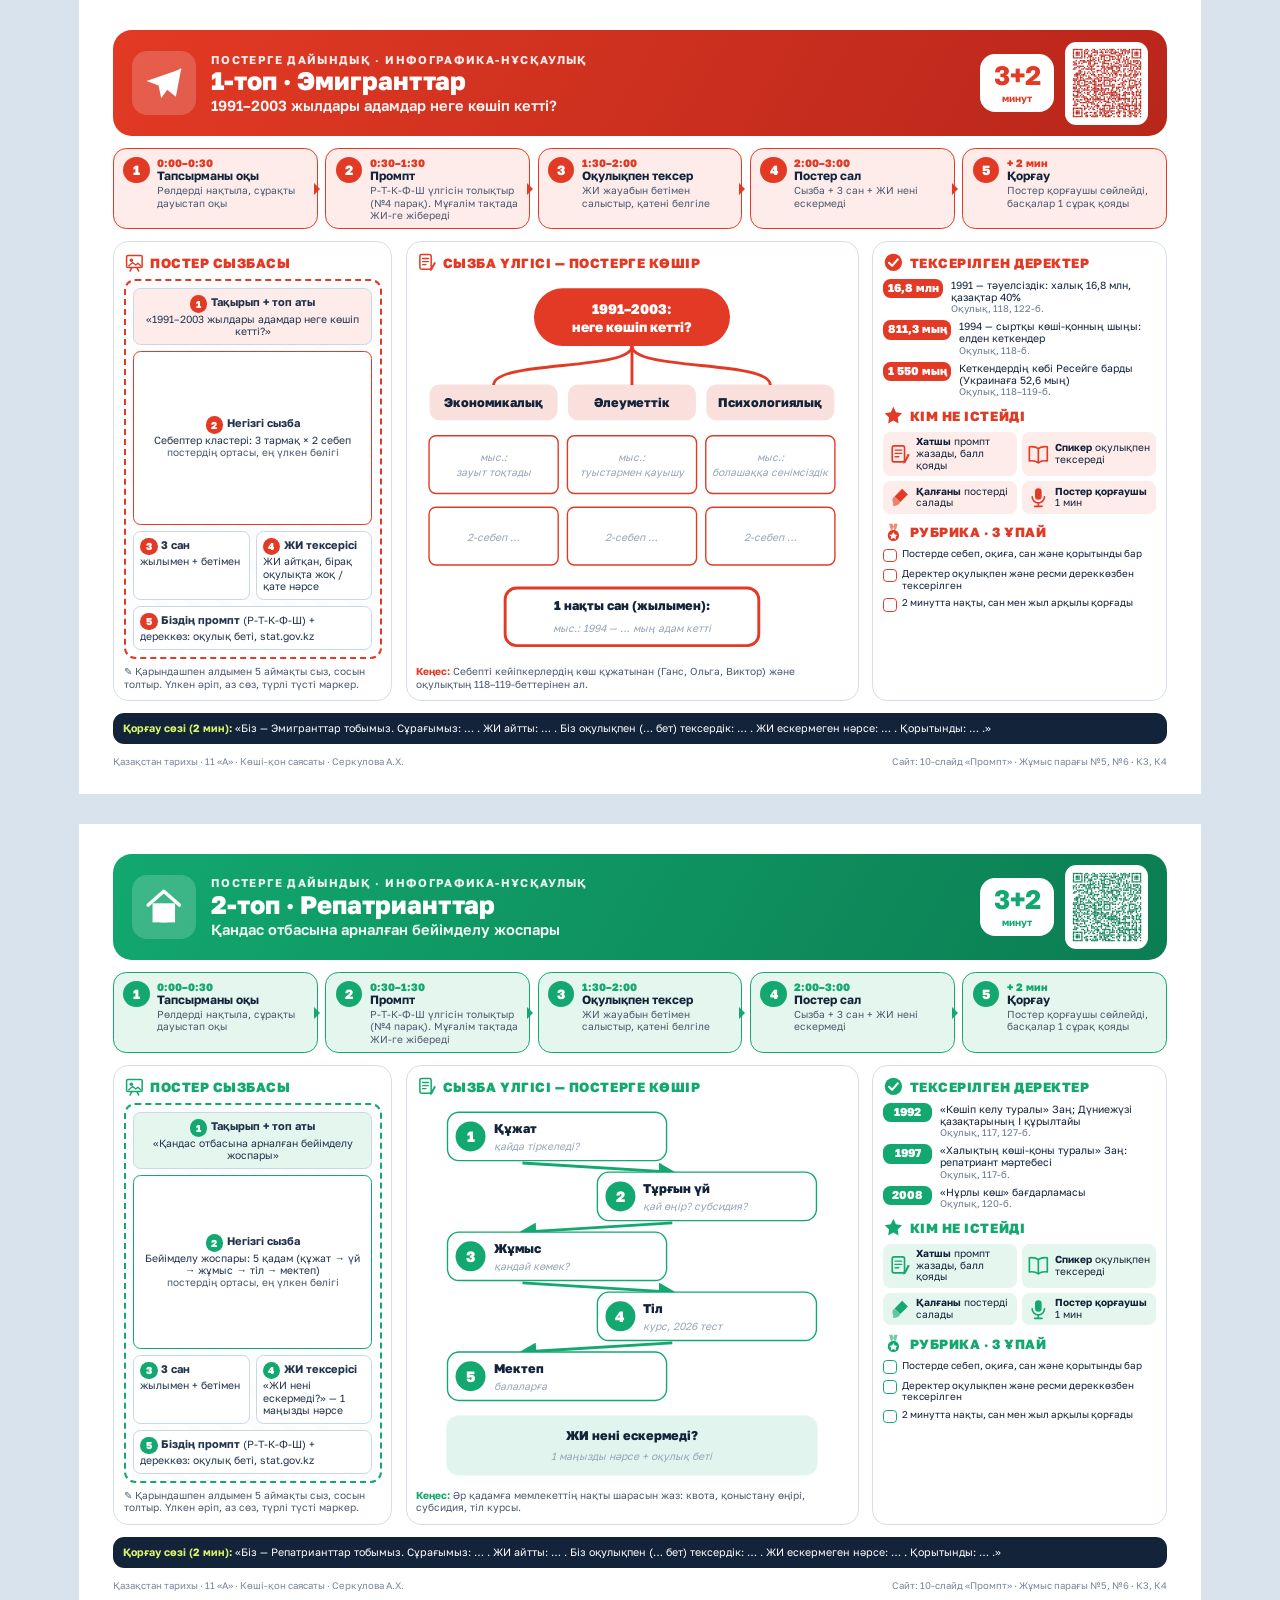
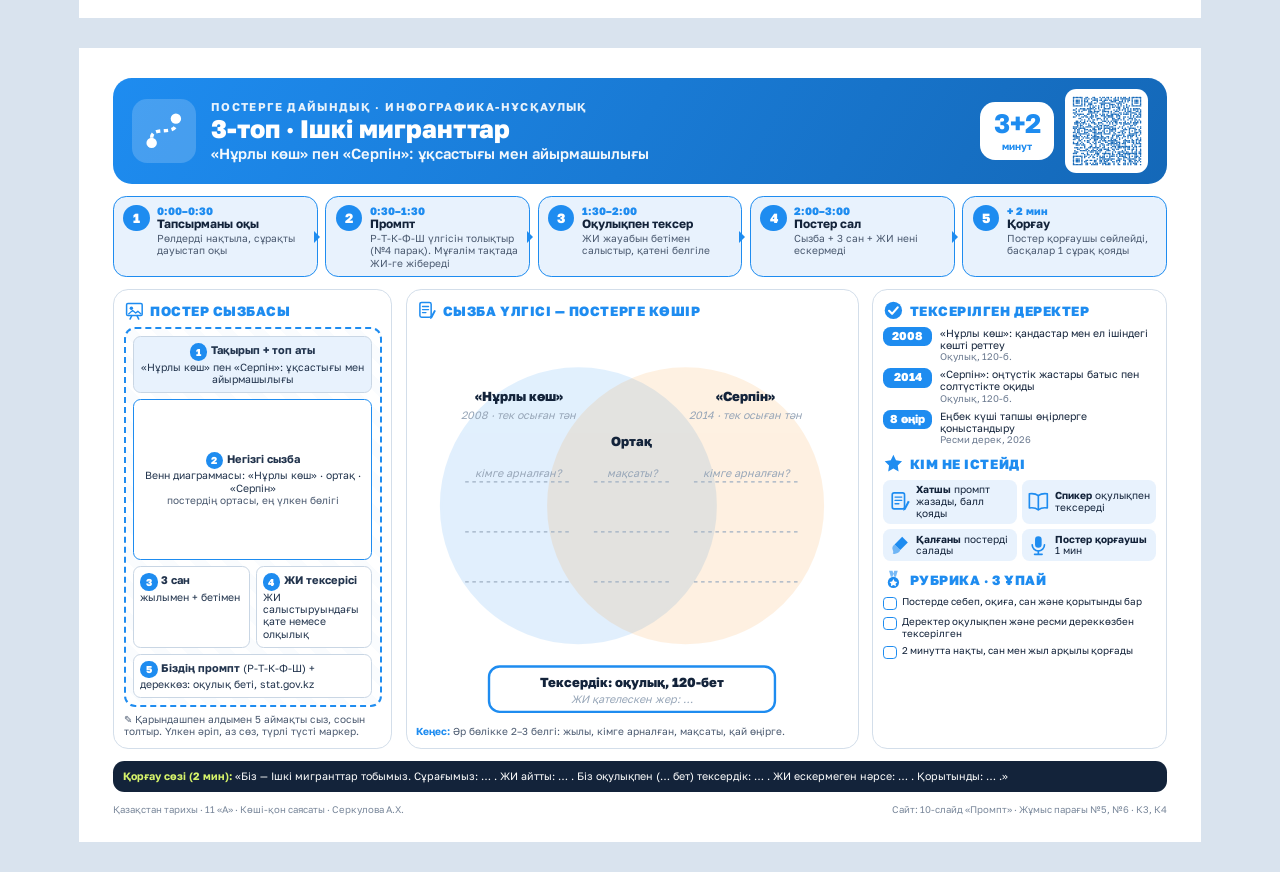
<file: print/poster.html>
<!DOCTYPE html>
<html lang="kk"><head><meta charset="utf-8">
<title>Постерге дайындық инфографикасы · Көші-қон саясаты</title>
<link rel="stylesheet" href="../vendor/golos.css">
<script src="../data.js"></script><script src="../vendor/qrcode.js"></script><script src="icons.js"></script>
<style>
@page{size:A4 landscape;margin:0}
*{box-sizing:border-box;margin:0;padding:0}
body{font-family:'Golos Text',sans-serif;color:#13233a;background:#d9e3ee;-webkit-print-color-adjust:exact;print-color-adjust:exact}
.page{width:297mm;height:210mm;background:#fff;margin:0 auto 8mm;padding:8mm 9mm 7mm;position:relative;overflow:hidden;page-break-after:always;display:flex;flex-direction:column;gap:3.2mm}
@media print{body{background:#fff}.page{margin:0}}
.hd{border-radius:5mm;padding:3mm 5mm;color:#fff;display:flex;gap:4mm;align-items:center;background:linear-gradient(120deg,var(--g),var(--g2))}
.hd .ic{width:17mm;height:17mm;background:rgba(255,255,255,.18);border-radius:4mm;display:grid;place-items:center;flex:none}
.hd .ic svg{width:11mm;height:11mm}
.hd .k{font-size:8.5pt;font-weight:700;letter-spacing:.12em;opacity:.9}
.hd h1{font-size:19pt;font-weight:800;line-height:1.05;margin:.6mm 0}
.hd .q{font-size:11pt;font-weight:600;opacity:.95;max-width:165mm}
.hd .rt{margin-left:auto;display:flex;gap:3mm;align-items:center}
.badge{background:#fff;color:var(--g);border-radius:4mm;padding:2mm 3.5mm;text-align:center;font-weight:800;line-height:1}
.badge b{display:block;font-size:20pt}.badge small{font-size:7.5pt;font-weight:700}
.qr{background:#fff;border-radius:3mm;padding:1.2mm;width:22mm;height:22mm}.qr svg{width:100%;height:100%;display:block}
.steps{display:grid;grid-template-columns:repeat(5,1fr);gap:2mm}
.st{border-radius:3.5mm;padding:2mm 2.5mm;background:var(--soft);border:.4mm solid var(--g);position:relative;display:flex;gap:2mm;align-items:flex-start}
.st .n{flex:none;width:7mm;height:7mm;border-radius:50%;background:var(--g);color:#fff;font-weight:800;display:grid;place-items:center;font-size:10pt}
.st .tm{font-size:8pt;font-weight:800;color:var(--g)}
.st b{display:block;font-size:9pt;line-height:1.15}
.st small{font-size:7.6pt;color:#4b5a70;line-height:1.2;display:block;margin-top:.5mm}
.st:not(:last-child)::after{content:"";position:absolute;right:-2.6mm;top:50%;margin-top:-1.6mm;border:1.6mm solid transparent;border-left-color:var(--g);z-index:2}
.main{flex:1;display:grid;grid-template-columns:74mm 1fr 78mm;grid-template-rows:minmax(0,1fr);gap:3.5mm;min-height:0}
.card{border:.35mm solid #d3deea;border-radius:4mm;padding:2.6mm;display:flex;flex-direction:column;gap:1.5mm;min-height:0;overflow:hidden}
.ct{font-size:10pt;font-weight:800;color:var(--g);display:flex;gap:1.5mm;align-items:center;text-transform:uppercase;letter-spacing:.04em}
.ct svg{width:5.5mm;height:5.5mm}
/* poster mockup */
.vat{flex:1;min-height:0;border:.6mm dashed var(--g);border-radius:3mm;padding:2mm;display:grid;grid-template-columns:1fr 1fr;grid-template-rows:auto 1fr auto auto;gap:1.6mm;background:repeating-linear-gradient(45deg,#fff,#fff 3mm,#fafcfe 3mm,#fafcfe 6mm)}
.z{border-radius:2mm;padding:1.6mm;font-size:7.8pt;line-height:1.2;color:#22344d;background:#fff;border:.3mm solid #c9d6e4;position:relative}
.z i{font-style:normal;display:inline-grid;place-items:center;width:4.6mm;height:4.6mm;border-radius:50%;background:var(--g);color:#fff;font-weight:800;font-size:7.5pt;margin-right:1mm;vertical-align:middle}
.z b{font-size:8.3pt}
.z1{grid-column:1/3;text-align:center;background:var(--soft)}
.z2{grid-column:1/3;display:grid;place-items:center;text-align:center;border-width:.5mm;border-color:var(--g)}
.tip{font-size:7.6pt;color:#4b5a70;line-height:1.25}
/* diagram */
.dg{flex:1;position:relative;min-height:0}
.dg svg{width:100%;height:100%}
.fill{fill:#fff;stroke:var(--g);stroke-width:1.2}
.hint{font-size:9px;fill:#97a6b8;font-style:italic}
.lbl{font-size:11px;font-weight:800;fill:#13233a}
/* facts */
.fact{display:flex;gap:2mm;align-items:flex-start;font-size:7.8pt;line-height:1.18}
.fact .num{flex:none;min-width:13mm;background:var(--g);color:#fff;border-radius:2mm;padding:.8mm 1.2mm;font-weight:800;text-align:center;font-size:8.6pt}
.fact small{color:#6b7a90;display:block;font-size:7.2pt}
.roles{display:grid;grid-template-columns:1fr 1fr;gap:1.4mm}
.role{display:flex;gap:1.4mm;align-items:center;font-size:7.6pt;line-height:1.15;background:var(--soft);border-radius:2mm;padding:1.2mm}
.role svg{width:6mm;height:6mm;flex:none}
.rub{font-size:7.4pt;line-height:1.2;display:flex;gap:1.4mm;align-items:flex-start}
.rub span{flex:none;width:3.6mm;height:3.6mm;border:.4mm solid var(--g);border-radius:1mm;margin-top:.2mm}
.speech{background:#13233a;color:#fff;border-radius:3mm;padding:2.2mm 2.6mm;font-size:8pt;line-height:1.35}
.speech b{color:var(--lime)}
.ft{display:flex;justify-content:space-between;font-size:7.2pt;color:#7a889b}
</style></head><body>
<script>
const SITE = "https://makpalkubantova-arch.github.io/koshkonkznatfrikh/";
function qrSvg(t, col){const q=qrcode(0,"H");q.addData(t);q.make();const n=q.getModuleCount(),m=2,S=n+m*2;let p="";for(let r=0;r<n;r++)for(let c=0;c<n;c++)if(q.isDark(r,c))p+=`<rect x="${c+m}" y="${r+m}" width="1.02" height="1.02" rx=".3"/>`;return `<svg viewBox="0 0 ${S} ${S}"><rect width="${S}" height="${S}" fill="#fff"/><g fill="${col}">${p}</g></svg>`}
const I = window.ICONS;
const G = {
 em:{g:"#e23a24",g2:"#b8261a",soft:"#fdecea",ico:"plane",
  facts:[["16,8 млн","1991 — тәуелсіздік: халық 16,8 млн, қазақтар 40%","Оқулық, 118, 122-б."],["811,3 мың","1994 — сыртқы көші-қонның шыңы: елден кеткендер","Оқулық, 118-б."],["1 550 мың","Кеткендердің көбі Ресейге барды (Украинаға 52,6 мың)","Оқулық, 118–119-б."],["14,9 млн","2003 — халық саны осыған дейін азайды","Оқулық, 118-б."]],
  zone2:"Себептер кластері: 3 тармақ × 2 себеп", zone4:"ЖИ айтқан, бірақ оқулықта жоқ / қате нәрсе", tip:"Себепті кейіпкерлердің көш құжатынан (Ганс, Ольга, Виктор) және оқулықтың 118–119-беттерінен ал."},
 re:{g:"#12a86f",g2:"#0b7d52",soft:"#e5f6ee",ico:"home",
  facts:[["1992","«Көшіп келу туралы» Заң; Дүниежүзі қазақтарының I құрылтайы","Оқулық, 117, 127-б."],["1997","«Халықтың көші-қоны туралы» Заң: репатриант мәртебесі","Оқулық, 117-б."],["2008","«Нұрлы көш» бағдарламасы","Оқулық, 120-б."],["1 168,2 мың","1991 жылдан бері оралған қандастар","Еңбек министрлігі, 2026"],["8 өңір","Ақмола, Абай, Қостанай, Павлодар, Атырау, БҚО, ШҚО, СҚО","Ресми дерек, 2026"]],
  zone2:"Бейімделу жоспары: 5 қадам (құжат → үй → жұмыс → тіл → мектеп)", zone4:"«ЖИ нені ескермеді?» — 1 маңызды нәрсе", tip:"Әр қадамға мемлекеттің нақты шарасын жаз: квота, қоныстану өңірі, субсидия, тіл курсы."},
 in:{g:"#1e8cf0",g2:"#1468b8",soft:"#e8f2fd",ico:"route",
  facts:[["2008","«Нұрлы көш»: қандастар мен ел ішіндегі көшті реттеу","Оқулық, 120-б."],["2014","«Серпін»: оңтүстік жастары батыс пен солтүстікте оқиды","Оқулық, 120-б."],["8 өңір","Еңбек күші тапшы өңірлерге қоныстандыру","Ресми дерек, 2026"],["2025","Көші-қон саясатының 2030 жылға дейінгі тұжырымдамасы","ҚР Үкіметі"],["20,59 млн","2026 — Қазақстан халқы","ҰСБ, 2026"]],
  zone2:"Венн диаграммасы: «Нұрлы көш» · ортақ · «Серпін»", zone4:"ЖИ салыстыруындағы қате немесе олқылық", tip:"Әр бөлікке 2–3 белгі: жылы, кімге арналған, мақсаты, қай өңірге."}
};
function diagram(id, c){
 const W=360,H=330;
 if(id==="em"){
  const br=[["Экономикалық","мыс.: зауыт тоқтады",60],["Әлеуметтік","мыс.: туыстармен қауышу",180],["Психологиялық","мыс.: болашаққа сенімсіздік",300]];
  let s=`<svg viewBox="0 0 ${W} ${H}"><rect class="fill" x="95" y="8" width="170" height="50" rx="25" style="fill:${c};stroke:none"/><text x="180" y="30" text-anchor="middle" fill="#fff" font-weight="800" font-size="12">1991–2003:</text><text x="180" y="46" text-anchor="middle" fill="#fff" font-weight="800" font-size="12">неге көшіп кетті?</text>`;
  br.forEach(([t,h,x],i)=>{s+=`<path d="M180 58 C180 80 ${x} 70 ${x} 92" fill="none" stroke="${c}" stroke-width="2.5"/><rect x="${x-55}" y="92" width="110" height="30" rx="8" fill="${c}" opacity=".15" stroke="${c}"/><text class="lbl" x="${x}" y="111" text-anchor="middle">${t}</text>`;
   for(let k=0;k<2;k++){const y=136+k*62;const hh=k===0?h.split(": "):["2-себеп …"];s+=`<rect class="fill" x="${x-56}" y="${y}" width="112" height="50" rx="6"/><text class="hint" x="${x}" y="${y+(hh.length>1?22:29)}" text-anchor="middle">${hh[0]}${hh.length>1?":":""}</text>${hh[1]?`<text class="hint" x="${x}" y="${y+35}" text-anchor="middle">${hh[1]}</text>`:""}`;}});
  s+=`<rect x="70" y="268" width="220" height="50" rx="10" fill="#fff" stroke="${c}" stroke-width="2.5"/><text class="lbl" x="180" y="287" text-anchor="middle">1 нақты сан (жылымен):</text><text class="hint" x="180" y="306" text-anchor="middle">мыс.: 1994 — … мың адам кетті</text></svg>`;
  return s;}
 if(id==="re"){
  const st=[["1","Құжат","қайда тіркеледі?"],["2","Тұрғын үй","қай өңір? субсидия?"],["3","Жұмыс","қандай көмек?"],["4","Тіл","курс, 2026 тест"],["5","Мектеп","балаларға"]];
  let s=`<svg viewBox="0 0 ${W} ${H}">`;
  st.forEach(([n,t,h],i)=>{const y=8+i*52,x=i%2?150:20;s+=`${i?`<path d="M${(i-1)%2?215:85} ${y-8} L${x+65} ${y}" stroke="${c}" stroke-width="2.5" fill="none" marker-end="url(#a)"/>`:""}<rect class="fill" x="${x}" y="${y}" width="190" height="42" rx="10"/><circle cx="${x+20}" cy="${y+21}" r="13" fill="${c}"/><text x="${x+20}" y="${y+26}" fill="#fff" font-weight="800" font-size="13" text-anchor="middle">${n}</text><text class="lbl" x="${x+40}" y="${y+18}">${t}</text><text class="hint" x="${x+40}" y="${y+33}">${h}</text>`});
  s+=`<defs><marker id="a" viewBox="0 0 10 10" refX="8" refY="5" markerWidth="6" markerHeight="6" orient="auto"><path d="M0 0L10 5L0 10z" fill="${c}"/></marker></defs>`;
  s+=`<rect x="20" y="272" width="320" height="50" rx="10" fill="${c}" opacity=".12" stroke="${c}" stroke-width="2"/><text class="lbl" x="180" y="292" text-anchor="middle">ЖИ нені ескермеді?</text><text class="hint" x="180" y="310" text-anchor="middle">1 маңызды нәрсе + оқулық беті</text></svg>`;
  return s;}
 let s=`<svg viewBox="0 0 ${W} ${H}"><circle cx="135" cy="150" r="115" fill="${c}" opacity=".13" stroke="${c}" stroke-width="2.5"/><circle cx="225" cy="150" r="115" fill="#f78c14" opacity=".12" stroke="#f78c14" stroke-width="2.5"/>
 <text class="lbl" x="85" y="62" text-anchor="middle">«Нұрлы көш»</text><text class="hint" x="85" y="77" text-anchor="middle">2008 · тек осыған тән</text>
 <text class="lbl" x="275" y="62" text-anchor="middle">«Серпін»</text><text class="hint" x="275" y="77" text-anchor="middle">2014 · тек осыған тән</text>
 <text class="lbl" x="180" y="100" text-anchor="middle">Ортақ</text>`;
 [[45,85],[45,85],[45,85]].forEach((_,i)=>{const y=110+i*42;s+=`<line x1="40" x2="128" y1="${y+20}" y2="${y+20}" stroke="#9fb0c3" stroke-dasharray="3 3"/><line x1="232" x2="320" y1="${y+20}" y2="${y+20}" stroke="#9fb0c3" stroke-dasharray="3 3"/><line x1="148" x2="212" y1="${y+20}" y2="${y+20}" stroke="#9fb0c3" stroke-dasharray="3 3"/>`});
 s+=`<text class="hint" x="84" y="126" text-anchor="middle">кімге арналған?</text><text class="hint" x="276" y="126" text-anchor="middle">кімге арналған?</text><text class="hint" x="180" y="126" text-anchor="middle">мақсаты?</text>
 <rect x="60" y="285" width="240" height="38" rx="9" fill="#fff" stroke="${c}" stroke-width="2"/><text class="lbl" x="180" y="302" text-anchor="middle">Тексердік: оқулық, 120-бет</text><text class="hint" x="180" y="316" text-anchor="middle">ЖИ қателескен жер: …</text></svg>`;
 return s;
}
const steps=[["0:00–0:30","Тапсырманы оқы","Рөлдерді нақтыла, сұрақты дауыстап оқы","bulb"],["0:30–1:30","Промпт","Р-Т-К-Ф-Ш үлгісін толықтыр (№4 парақ). Мұғалім тақтада ЖИ-ге жібереді","ai"],["1:30–2:00","Оқулықпен тексер","ЖИ жауабын бетімен салыстыр, қатені белгіле","book"],["2:00–3:00","Постер сал","Сызба + 3 сан + ЖИ нені ескермеді","brush"],["+ 2 мин","Қорғау","Постер қорғаушы сөйлейді, басқалар 1 сұрақ қояды","mic"]];
let html="";
DATA.groups.forEach(gr=>{
 const g=G[gr.id];
 html+=`<section class="page" style="--g:${g.g};--g2:${g.g2};--soft:${g.soft};--lime:#d6f36a">
 <div class="hd"><div class="ic">${I[g.ico]("#fff")}</div><div><div class="k">ПОСТЕРГЕ ДАЙЫНДЫҚ · ИНФОГРАФИКА-НҰСҚАУЛЫҚ</div><h1>${gr.name}</h1><div class="q">${gr.title}</div></div>
 <div class="rt"><div class="badge"><b>3+2</b><small>минут</small></div><div class="qr">${qrSvg(SITE+"index.html?m=h&g="+gr.id+"#home",g.g2)}</div></div></div>
 <div class="steps">${steps.map((s,i)=>`<div class="st"><div class="n">${i+1}</div><div><div class="tm">${s[0]}</div><b>${s[1]}</b><small>${s[2]}</small></div></div>`).join("")}</div>
 <div class="main">
  <div class="card"><div class="ct">${I.poster(g.g)}Постер сызбасы</div>
   <div class="vat">
    <div class="z z1"><i>1</i><b>Тақырып + топ аты</b><br>${gr.title.includes("«")?gr.title:"«"+gr.title+"»"}</div>
    <div class="z z2"><div><i>2</i><b>Негізгі сызба</b><br>${g.zone2}<br><span class="tip">постердің ортасы, ең үлкен бөлігі</span></div></div>
    <div class="z"><i>3</i><b>3 сан</b><br>жылымен + бетімен</div>
    <div class="z"><i>4</i><b>ЖИ тексерісі</b><br>${g.zone4}</div>
    <div class="z" style="grid-column:1/3"><i>5</i><b>Біздің промпт</b> (Р-Т-К-Ф-Ш) + дереккөз: оқулық беті, stat.gov.kz</div>
   </div>
   <div class="tip">✎ Қарындашпен алдымен 5 аймақты сыз, сосын толтыр. Үлкен әріп, аз сөз, түрлі түсті маркер.</div>
  </div>
  <div class="card"><div class="ct">${I.pen(g.g)}Сызба үлгісі — постерге көшір</div>
   <div class="dg">${diagram(gr.id,g.g)}</div>
   <div class="tip"><b style="color:${g.g}">Кеңес:</b> ${g.tip}</div>
  </div>
  <div class="card"><div class="ct">${I.check(g.g)}Тексерілген деректер</div>
   ${g.facts.slice(0,3).map(f=>`<div class="fact"><div class="num">${f[0]}</div><div>${f[1]}<small>${f[2]}</small></div></div>`).join("")}
   <div class="ct" style="margin-top:.6mm">${I.star(g.g)}Кім не істейді</div>
   <div class="roles"><div class="role">${I.pen(g.g)}<span><b>Хатшы</b> промпт жазады, балл қояды</span></div><div class="role">${I.book(g.g)}<span><b>Спикер</b> оқулықпен тексереді</span></div><div class="role">${I.brush(g.g)}<span><b>Қалғаны</b> постерді салады</span></div><div class="role">${I.mic(g.g)}<span><b>Постер қорғаушы</b> 1 мин</span></div></div>
   <div class="ct" style="margin-top:.6mm">${I.medal(g.g)}Рубрика · 3 ұпай</div>
   ${DATA.grpRubric.map(r=>`<div class="rub"><span></span>${r[0]}</div>`).join("")}
  </div>
 </div>
 <div class="speech"><b>Қорғау сөзі (2 мин):</b> «Біз — ${gr.name.split("·")[1].trim()} тобымыз. Сұрағымыз: … . ЖИ айтты: … . Біз оқулықпен (… бет) тексердік: … . ЖИ ескермеген нәрсе: … . Қорытынды: … .»</div>
 <div class="ft"><span>${"Қазақстан тарихы · 11 «А» · Көші-қон саясаты · Серкулова А.Х."}</span><span>Сайт: 10-слайд «Промпт» · Жұмыс парағы №5, №6 · К3, К4</span></div>
 </section>`;
});
document.body.insertAdjacentHTML("beforeend",html);
</script>
</body></html>
</file>
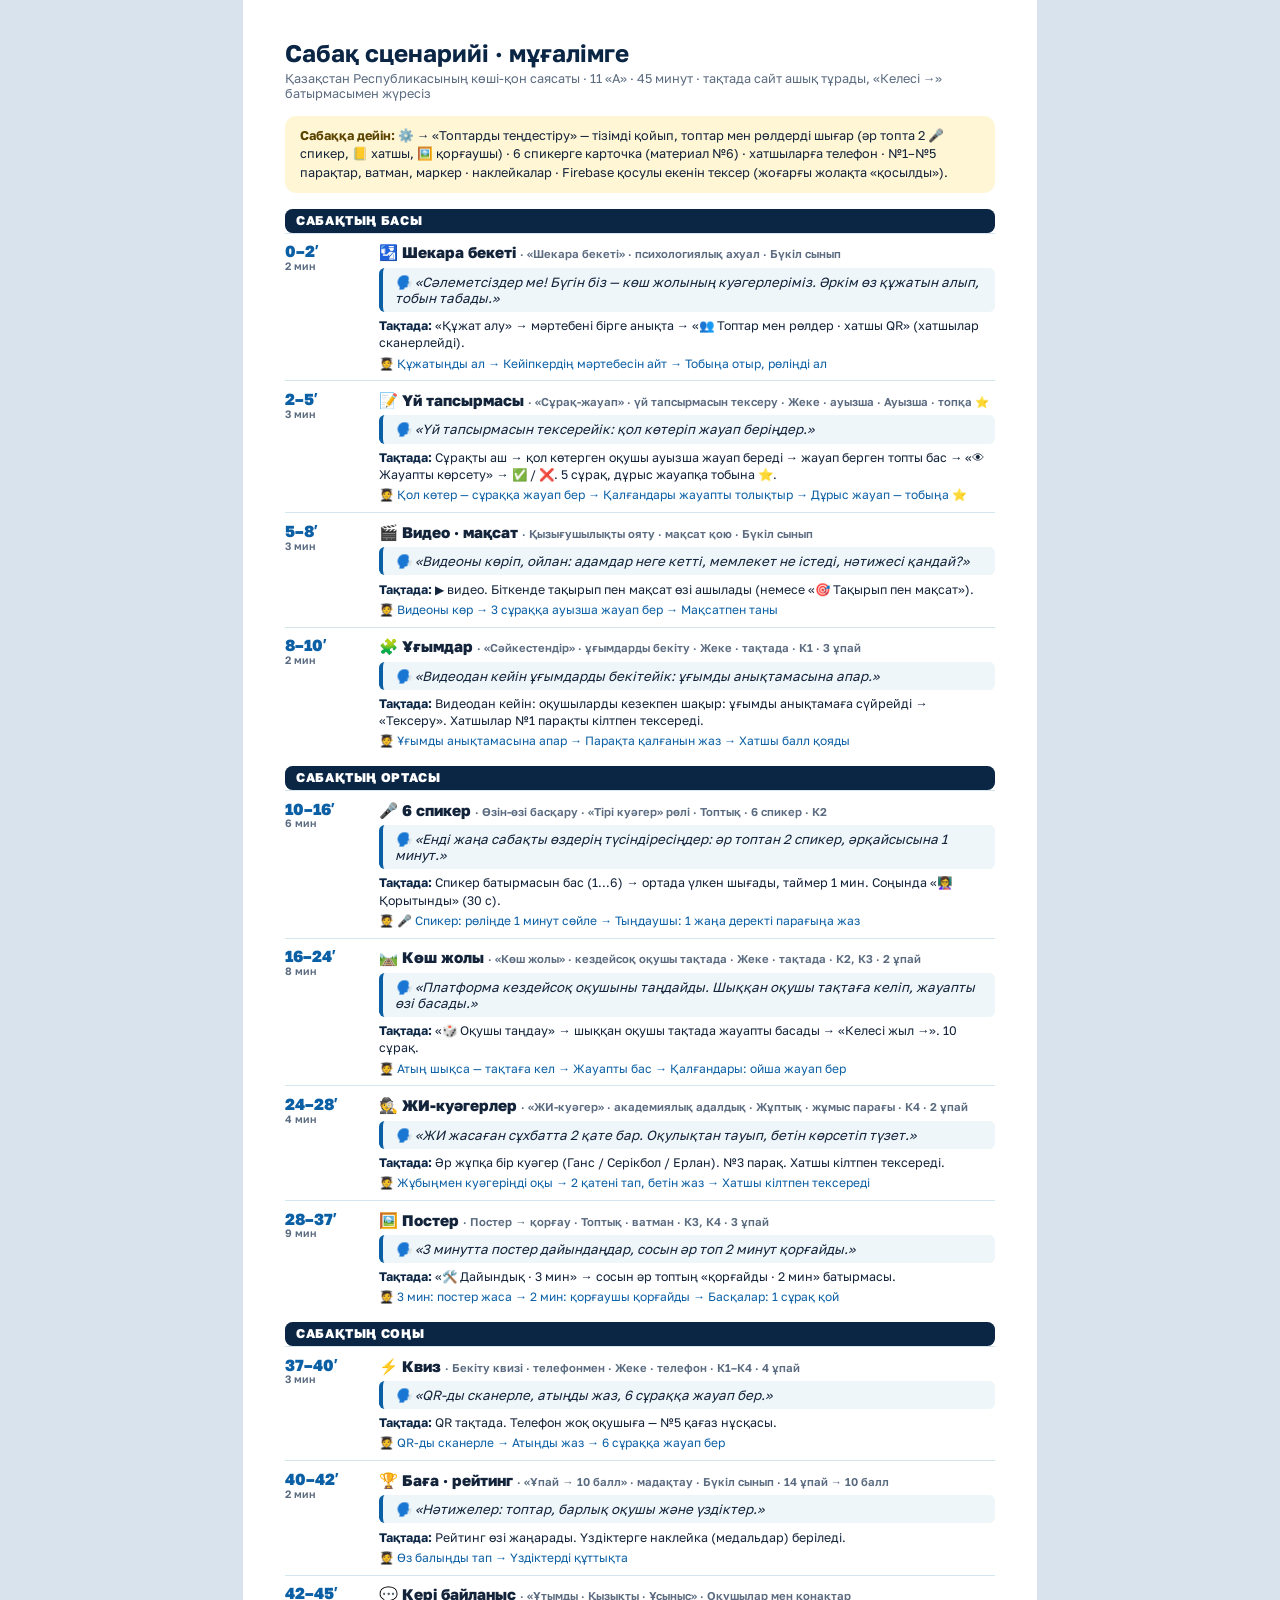
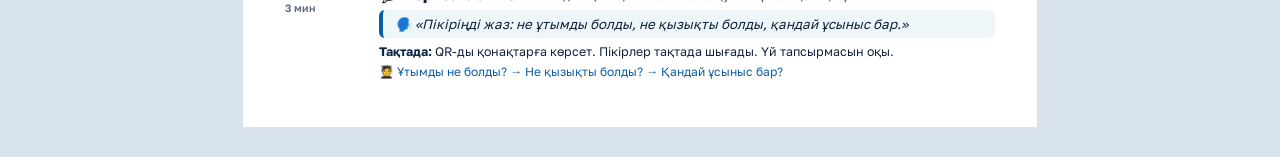
<file: print/scenariy.html>
<!DOCTYPE html>
<html lang="kk"><head><meta charset="utf-8">
<title>Сабақ сценарийі · Көші-қон саясаты</title>
<link rel="stylesheet" href="../vendor/golos.css">
<script src="../data.js"></script>
<style>
@page{size:A4 portrait;margin:0}
*{box-sizing:border-box;margin:0;padding:0}
body{font-family:'Golos Text',sans-serif;color:#13233a;background:#d9e3ee;-webkit-print-color-adjust:exact;print-color-adjust:exact}
.page{width:210mm;min-height:297mm;background:#fff;margin:0 auto 8mm;padding:10mm 11mm}
@media print{body{background:#fff}.page{margin:0}}
h1{font-size:18pt;color:#0B2545}.sub{font-size:9.5pt;color:#5b6b80;margin:1mm 0 4mm}
.before{background:#FFF6D6;border-radius:3mm;padding:3mm 4mm;font-size:9.5pt;line-height:1.45;margin-bottom:4mm}
.before b{color:#5B4300}
.row{display:grid;grid-template-columns:22mm 1fr;gap:3mm;border-top:.3mm solid #D6E6EE;padding:2.6mm 0;break-inside:avoid}
.t{font-weight:800;color:#0B5FA5;font-size:12pt;line-height:1.1}.t small{display:block;font-size:8pt;color:#5b6b80;font-weight:600}
.ph{background:#0B2545;color:#fff;font-weight:800;font-size:9.5pt;border-radius:2mm;padding:1.2mm 3mm;margin-top:2mm;letter-spacing:.05em}
.nm{font-weight:800;font-size:11.5pt}.nm span{font-weight:600;font-size:8.5pt;color:#5b6b80}
.say{background:#EEF6FA;border-left:1.2mm solid #0B5FA5;border-radius:1.5mm;padding:1.6mm 3mm;margin:1.4mm 0;font-size:10pt;font-style:italic}
.do{font-size:9.3pt;line-height:1.4}.do b{color:#0B2545}
.stu{font-size:9pt;color:#0B5FA5;margin-top:1mm}
</style></head><body>
<section class="page" id="pg"></section>
<script>
const P = DATA.pro, S = DATA.stages.filter(s => P.meta[s.id]);
const CLICK = {
  card: "«Құжат алу» → мәртебені бірге анықта → «👥 Топтар мен рөлдер · хатшы QR» (хатшылар сканерлейді).",
  hw: "Сұрақты аш → қол көтерген оқушы ауызша жауап береді → жауап берген топты бас → «👁 Жауапты көрсету» → ✅ / ❌. 5 сұрақ, дұрыс жауапқа тобына ⭐.",
  terms: "Видеодан кейін: оқушыларды кезекпен шақыр: ұғымды анықтамаға сүйрейді → «Тексеру». Хатшылар №1 парақты кілтпен тексереді.",
  video: "▶ видео. Біткенде тақырып пен мақсат өзі ашылады (немесе «🎯 Тақырып пен мақсат»).",
  time: "Спикер батырмасын бас (1…6) → ортада үлкен шығады, таймер 1 мин. Соңында «👩‍🏫 Қорытынды» (30 с).",
  lenta: "«🎲 Оқушы таңдау» → шыққан оқушы тақтада жауапты басады → «Келесі жыл →». 10 сұрақ.",
  witness: "Әр жұпқа бір куәгер (Ганс / Серікбол / Ерлан). №3 парақ. Хатшы кілтпен тексереді.",
  prompt: "«🛠️ Дайындық · 3 мин» → сосын әр топтың «қорғайды · 2 мин» батырмасы.",
  quiz: "QR тақтада. Телефон жоқ оқушыға — №5 қағаз нұсқасы.",
  rating: "Рейтинг өзі жаңарады. Үздіктерге наклейка (медальдар) беріледі.",
  wall: "QR-ды қонақтарға көрсет. Пікірлер тақтада шығады. Үй тапсырмасын оқы."
};
let h = `<h1>Сабақ сценарийі · мұғалімге</h1><div class="sub">Қазақстан Республикасының көші-қон саясаты · 11 «А» · 45 минут · тақтада сайт ашық тұрады, «Келесі →» батырмасымен жүресіз</div>
<div class="before"><b>Сабаққа дейін:</b> ⚙️ → «Топтарды теңдестіру» — тізімді қойып, топтар мен рөлдерді шығар (әр топта 2 🎤 спикер, 📒 хатшы, 🖼️ қорғаушы) · 6 спикерге карточка (материал №6) · хатшыларға телефон · №1–№5 парақтар, ватман, маркер · наклейкалар · Firebase қосулы екенін тексер (жоғарғы жолақта «қосылды»).</div>`;
let ph = 0;
S.forEach(s => { const m = P.meta[s.id], k = DATA.kmj[s.id] || {};
  if (s.phase !== ph) { ph = s.phase; h += `<div class="ph">${DATA.phases[ph].toUpperCase()}</div>`; }
  h += `<div class="row"><div class="t">${s.t[0]}–${s.t[1]}′<small>${s.t[1] - s.t[0]} мин</small></div><div>
    <div class="nm">${s.ico} ${s.label} <span>· ${m.method} · ${m.type}${m.crit && m.crit !== "—" ? " · " + m.crit : ""}</span></div>
    <div class="say">🗣️ «${m.say}»</div>
    <div class="do"><b>Тақтада:</b> ${CLICK[s.id] || ""}</div>
    <div class="stu">🧑‍🎓 ${(P.stu[s.id] || []).join(" → ")}</div></div></div>`; });
document.getElementById("pg").innerHTML = h;
</script>
</body></html>
</file>
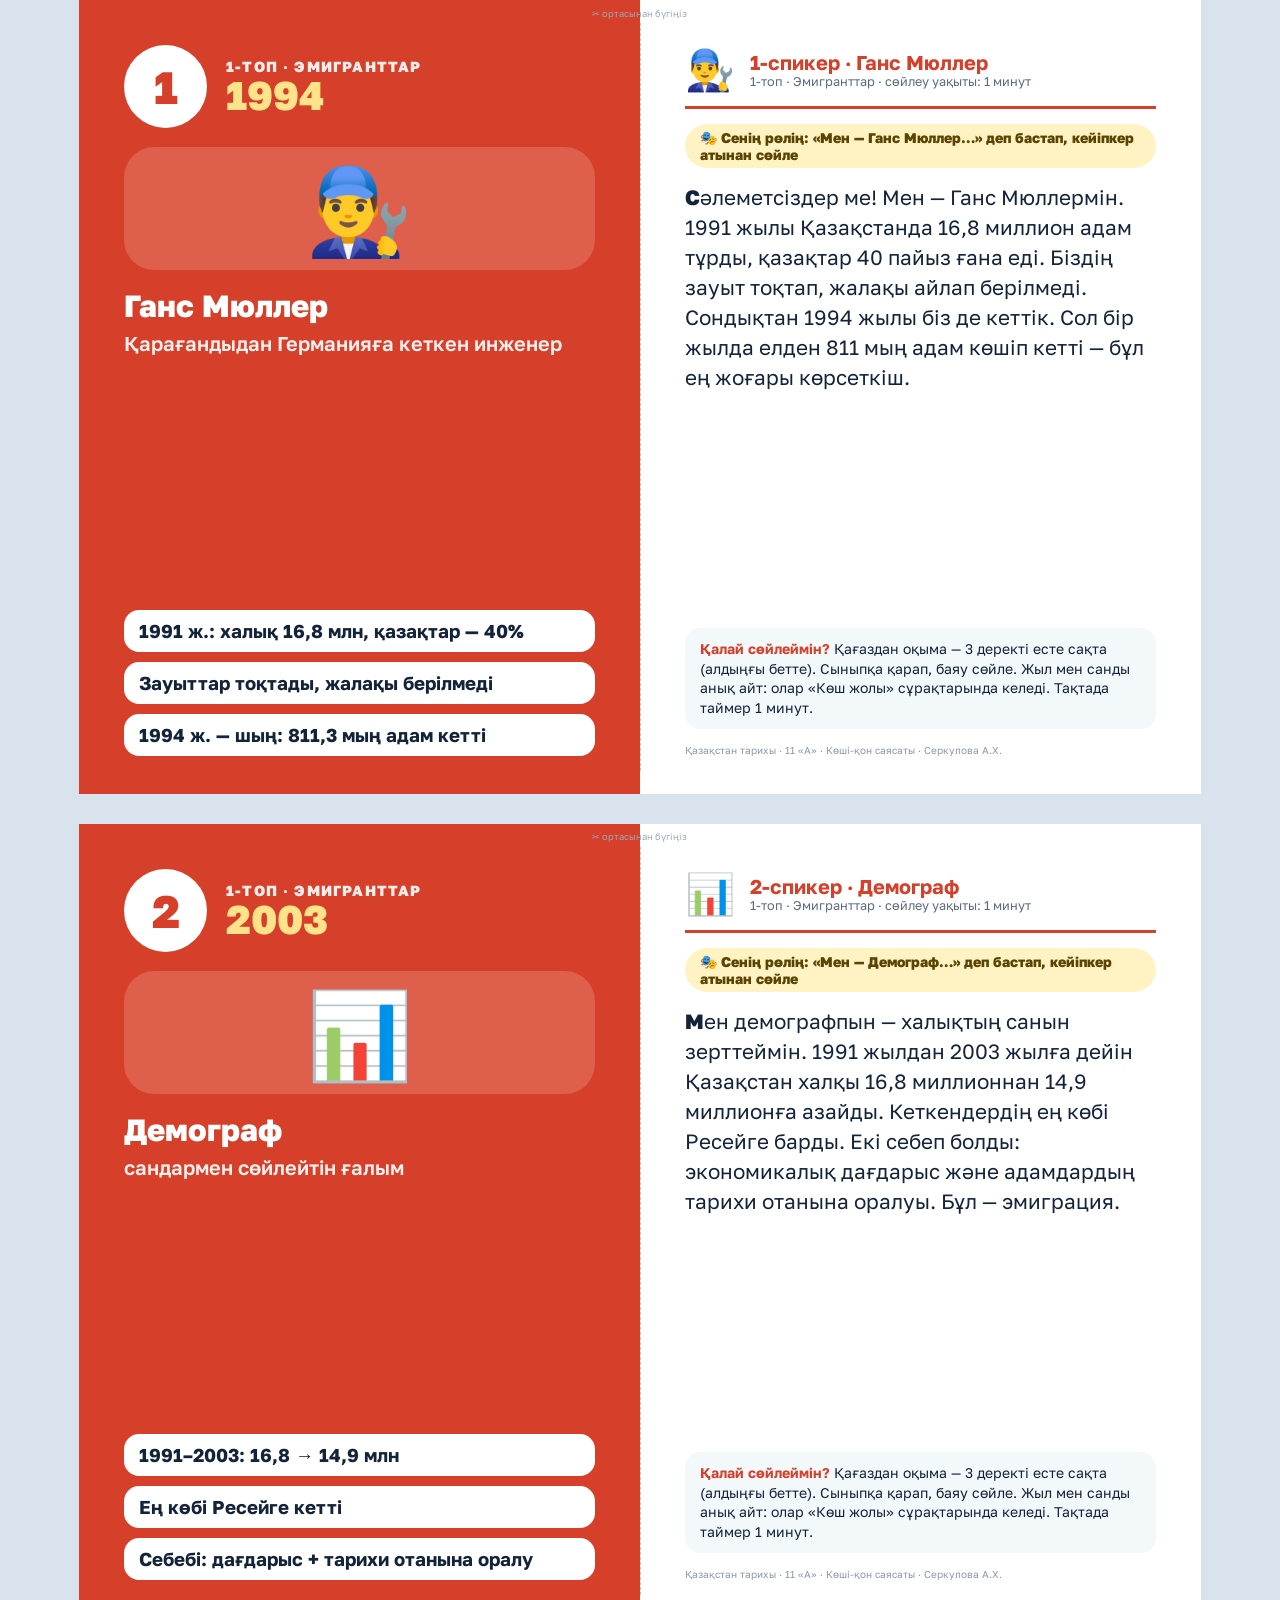
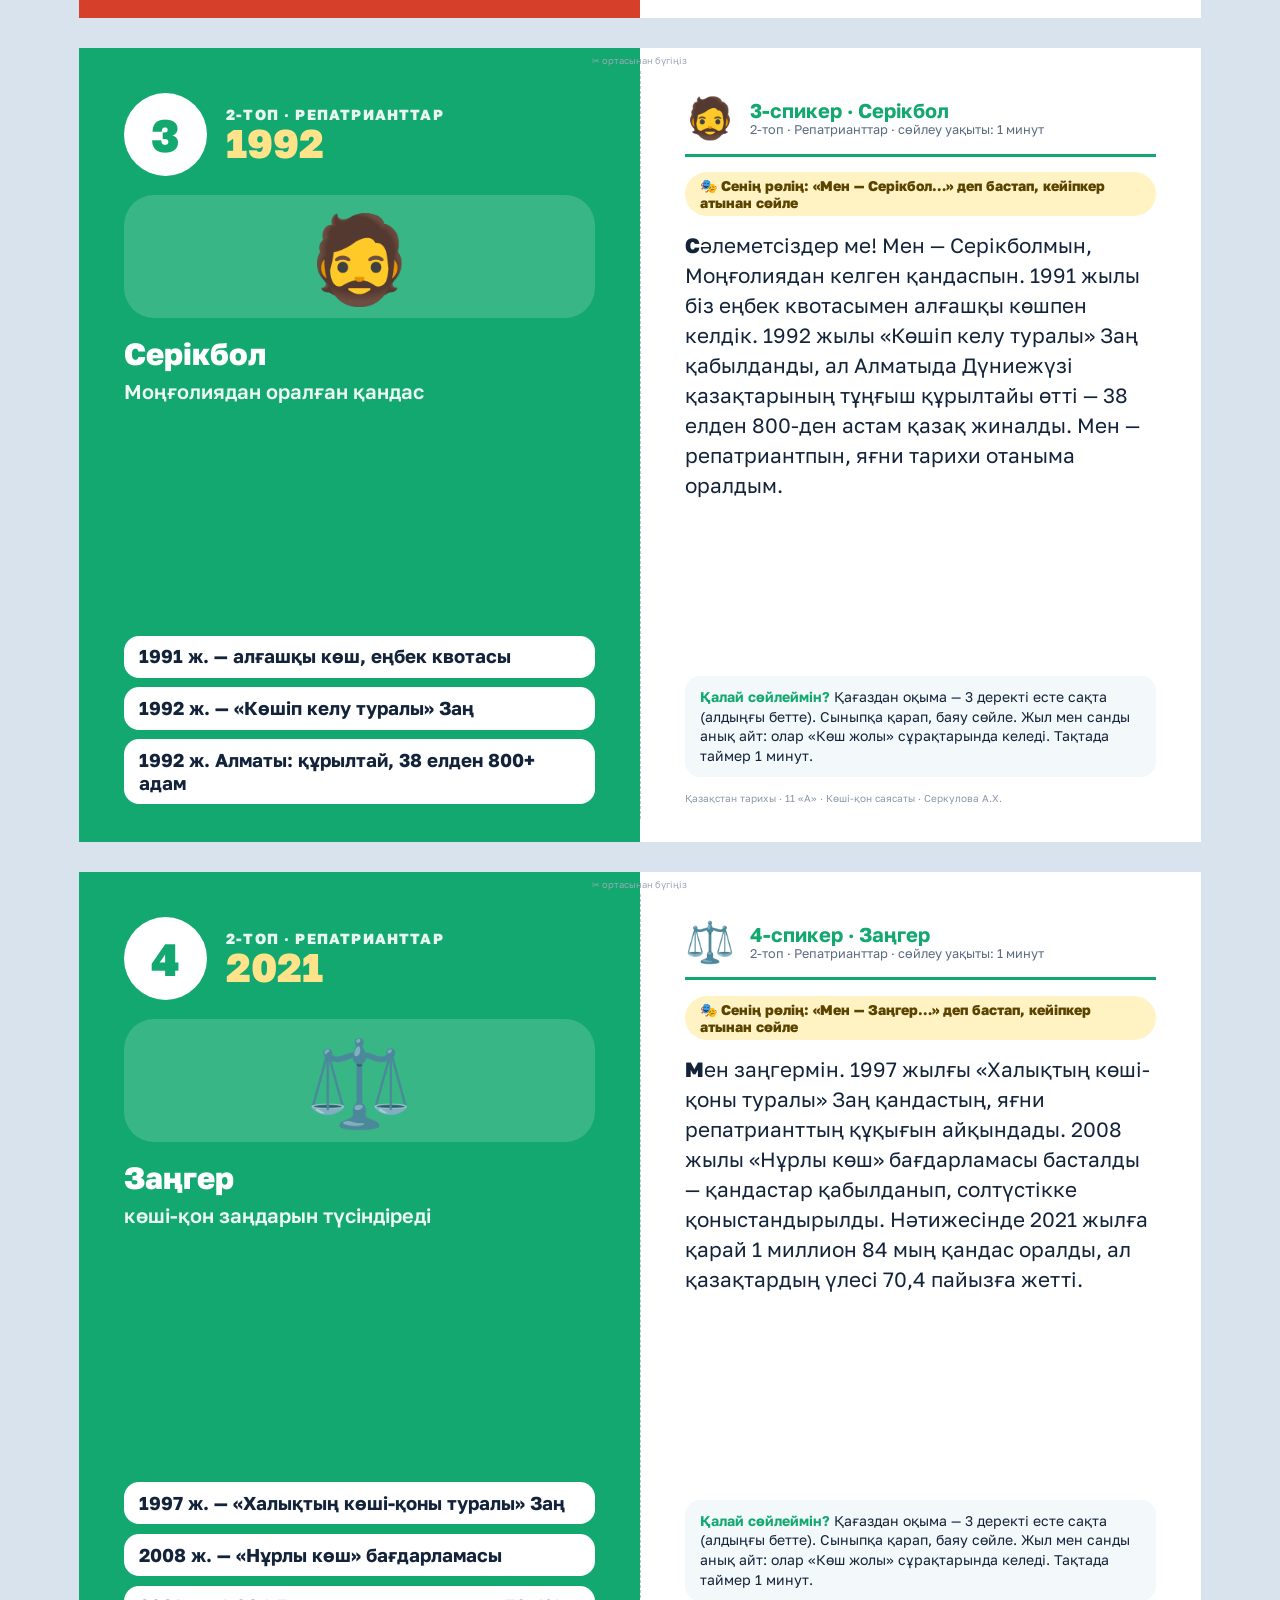
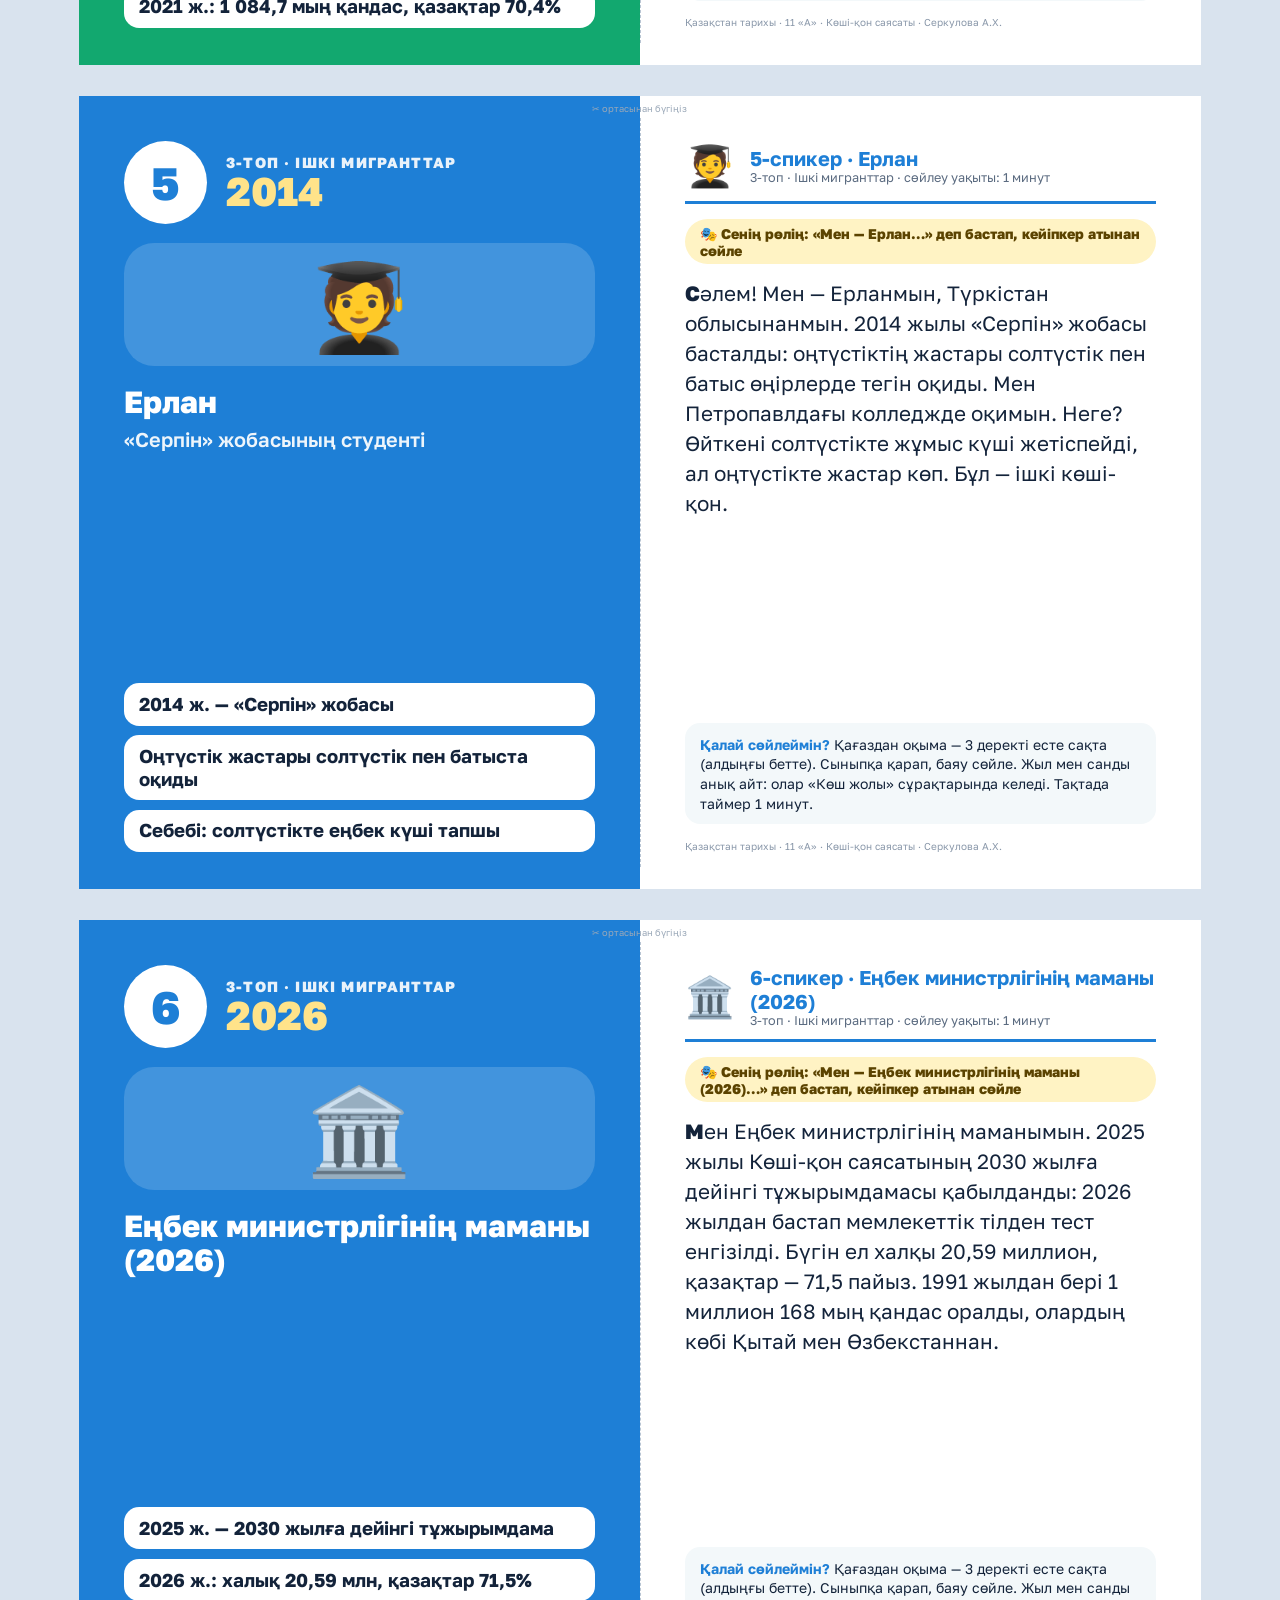
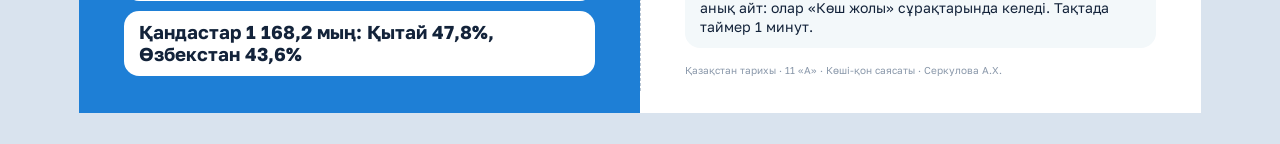
<file: print/spiker.html>
<!DOCTYPE html>
<html lang="kk"><head><meta charset="utf-8">
<title>Спикер карточкалары · Көші-қон саясаты</title>
<link rel="stylesheet" href="../vendor/golos.css">
<script src="../data.js"></script>
<style>
@page{size:A4 landscape;margin:0}
*{box-sizing:border-box;margin:0;padding:0}
body{font-family:'Golos Text',sans-serif;color:#13233a;background:#d9e3ee;-webkit-print-color-adjust:exact;print-color-adjust:exact}
.page{width:297mm;height:210mm;background:#fff;margin:0 auto 8mm;display:grid;grid-template-columns:1fr 1fr;position:relative;page-break-after:always;overflow:hidden}
@media print{body{background:#fff}.page{margin:0}}
.page::after{content:"✂ ортасынан бүгіңіз";position:absolute;left:50%;top:2mm;transform:translateX(-50%);font-size:7pt;color:#9aa8b8}
.fold{position:absolute;left:50%;top:6mm;bottom:6mm;border-left:.3mm dashed #b8c4d2}
/* алдыңғы бет: сыныпқа көрінеді */
.fr{background:var(--c);color:#fff;padding:12mm 12mm 10mm;display:flex;flex-direction:column;gap:5mm}
.fr .top{display:flex;align-items:center;gap:5mm}
.fr .n{width:22mm;height:22mm;border-radius:50%;background:#fff;color:var(--c);display:grid;place-items:center;font-size:34pt;font-weight:800;flex:none}
.fr .gr{font-size:11pt;font-weight:800;letter-spacing:.08em;text-transform:uppercase;opacity:.9}
.fr .yr{font-size:30pt;font-weight:800;color:#FFE38A;line-height:1}
.fr .ava{font-size:64pt;line-height:1;text-align:center;background:rgba(255,255,255,.16);border-radius:8mm;padding:5mm 0}
.fr h1{font-size:23pt;line-height:1.1;font-weight:800}
.fr ul{list-style:none;display:flex;flex-direction:column;gap:2.6mm;margin-top:auto}
.fr li{background:#fff;color:#13233a;border-radius:4mm;padding:2.6mm 4mm;font-size:14pt;font-weight:700;line-height:1.2}
/* артқы бет: спикердің сөзі */
.bk{padding:12mm 12mm 10mm;display:flex;flex-direction:column;gap:4mm}
.bk .hd{display:flex;align-items:center;gap:4mm;border-bottom:.8mm solid var(--c);padding-bottom:3mm}
.bk .hd b{font-size:15pt;color:var(--c)}.bk .hd small{display:block;font-size:9.5pt;color:#5b6b80}
.bk .tag{align-self:flex-start;background:#FFF3C4;border-radius:6mm;padding:1.4mm 4mm;font-size:10.5pt;font-weight:800;color:#5B4300}
.bk .sp{font-size:15.5pt;line-height:1.45;font-weight:500}
.bk .sp::first-letter{font-weight:800}
.bk .tips{margin-top:auto;background:#F3F8FA;border-radius:4mm;padding:3mm 4mm;font-size:10.5pt;line-height:1.4}
.bk .tips b{color:var(--c)}
.bk .ft{font-size:7.5pt;color:#8a98aa}
</style></head><body>
<script>
const COL = { em: "#d6402a", re: "#12a86f", in: "#1e7fd6" };
const GN = g => DATA.statusInfo[g].group;
let h = "";
DATA.pro.speakers.forEach((sp, i) => {
  const [name, ...rest] = sp.role.split(" — ");
  h += `<section class="page" style="--c:${COL[sp.g]}"><div class="fold"></div>
  <div class="fr"><div class="top"><div class="n">${i + 1}</div><div><div class="gr">${GN(sp.g)}</div><div class="yr">${sp.year}</div></div></div>
    <div class="ava">${sp.ava}</div><h1>${name}${rest.length ? `<br><span style="font-size:15pt;font-weight:600;opacity:.92">${rest.join(" — ")}</span>` : ""}</h1>
    <ul>${sp.facts.map(f => `<li>${f}</li>`).join("")}</ul></div>
  <div class="bk"><div class="hd"><div style="font-size:30pt">${sp.ava}</div><div><b>${i + 1}-спикер · ${name}</b><small>${GN(sp.g)} · сөйлеу уақыты: 1 минут</small></div></div>
    <div class="tag">🎭 Сенің рөлің: «Мен — ${name}…» деп бастап, кейіпкер атынан сөйле</div>
    <p class="sp">${sp.speech}</p>
    <div class="tips"><b>Қалай сөйлеймін?</b> Қағаздан оқыма — 3 деректі есте сақта (алдыңғы бетте). Сыныпқа қарап, баяу сөйле. Жыл мен санды анық айт: олар «Көш жолы» сұрақтарында келеді. Тақтада таймер 1 минут.</div>
    <div class="ft">Қазақстан тарихы · 11 «А» · Көші-қон саясаты · Серкулова А.Х.</div></div></section>`;
});
document.body.innerHTML = h;
</script>
</body></html>
</file>
<file: style.css>
:root{
  --ink:#152042; --ink2:#3d4b6e; --muted:#6a7896;
  --blue:#1e8cf0; --teal:#0fb5a3; --orange:#f78c14; --sun:#ffc23d; --indigo:#5b5bd6;
  --red:#e23a24; --green:#12a86f;
  --glass:rgba(255,255,255,.62); --glass2:rgba(255,255,255,.82); --line:rgba(255,255,255,.9);
  --shadow:0 18px 50px -18px rgba(30,70,140,.35), 0 2px 8px rgba(30,70,140,.08);
  --r:26px;
  --display:"Montserrat",system-ui,sans-serif; --body:"Inter",system-ui,sans-serif;
}
*{box-sizing:border-box}
[hidden]{display:none!important}
html,body{margin:0;height:100%}
body{font-family:var(--body);color:var(--ink);background:#eef6ff;overflow-x:hidden;-webkit-font-smoothing:antialiased}
button{font:inherit;color:inherit;cursor:pointer}
h1,h2,h3{font-family:var(--display);margin:0}
.muted{color:var(--muted)} .small{font-size:.86rem} .mt{margin-top:18px}
.row{display:flex;align-items:center} .gap{gap:12px} .wrap{flex-wrap:wrap} .center{justify-content:center} .between{justify-content:space-between}

/* ---------- glossy animated background ---------- */
.bg{position:fixed;inset:0;z-index:-1;overflow:hidden;background:linear-gradient(160deg,#fbfdff 0%,#eaf5ff 45%,#e3f7f3 100%)}
.blob{position:absolute;border-radius:50%;filter:blur(70px);opacity:.75;animation:float 22s ease-in-out infinite alternate}
.b1{width:46vw;height:46vw;left:-10vw;top:-12vw;background:radial-gradient(circle,#8fd0ff,#8fd0ff00 70%)}
.b2{width:42vw;height:42vw;right:-8vw;top:-6vw;background:radial-gradient(circle,#7fe6e6,#7fe6e600 70%);animation-duration:26s}
.b3{width:50vw;height:50vw;left:28vw;bottom:-22vw;background:radial-gradient(circle,#ffe17a,#ffe17a00 70%);animation-duration:30s}
.b4{width:36vw;height:36vw;left:-6vw;bottom:-10vw;background:radial-gradient(circle,#9cf0c8,#9cf0c800 70%);animation-duration:24s}
.b5{width:34vw;height:34vw;right:-6vw;bottom:-8vw;background:radial-gradient(circle,#9ec5ff,#9ec5ff00 70%);animation-duration:28s}
@keyframes float{0%{transform:translate(0,0) scale(1)}50%{transform:translate(4vw,3vw) scale(1.08)}100%{transform:translate(-3vw,5vw) scale(.95)}}
.sheen{position:absolute;inset:-30%;background:linear-gradient(115deg,transparent 40%,rgba(255,255,255,.55) 50%,transparent 60%);animation:sheen 14s linear infinite}
@keyframes sheen{0%{transform:translateX(-40%)}100%{transform:translateX(40%)}}
.bubbles span{position:absolute;bottom:-60px;border-radius:50%;background:radial-gradient(circle at 30% 30%,#fff,rgba(255,255,255,.25) 45%,rgba(255,255,255,.08) 70%);border:1.5px solid rgba(255,255,255,.8);animation:rise linear infinite}
@keyframes rise{to{transform:translateY(-115vh) translateX(30px)}}

/* ---------- top bar ---------- */
.topbar{position:sticky;top:0;z-index:20;display:flex;align-items:center;gap:18px;padding:12px 22px;background:rgba(255,255,255,.55);backdrop-filter:blur(18px) saturate(1.4);-webkit-backdrop-filter:blur(18px) saturate(1.4);border-bottom:1px solid var(--line)}
.brand{display:flex;align-items:center;gap:10px;text-decoration:none;color:var(--ink);flex:none}
.brand-mark{width:42px;height:42px;border-radius:14px;display:grid;place-items:center;font:900 16px var(--display);color:#fff;background:conic-gradient(from 200deg,var(--blue),var(--teal),var(--sun),var(--orange),var(--blue));box-shadow:0 6px 18px -6px rgba(30,140,240,.7)}
.brand-text{display:flex;flex-direction:column;line-height:1.1}.brand-text b{font:800 15px var(--display)}.brand-text small{color:var(--muted);font-size:12px}
.road{flex:1;display:flex;align-items:center;gap:0;overflow-x:auto;scrollbar-width:none;padding:4px 0}
.road::-webkit-scrollbar{display:none}
.station{position:relative;flex:1 0 auto;display:flex;flex-direction:column;align-items:center;gap:4px;background:none;border:0;padding:2px 6px;min-width:62px}
.station::before{content:"";position:absolute;top:13px;left:-50%;right:50%;height:4px;background:#cfdcef;border-radius:4px;z-index:0}
.station:first-child::before{display:none}
.station.done::before,.station.on::before{background:linear-gradient(90deg,var(--orange),var(--sun))}
.station .dot{position:relative;z-index:1;width:28px;height:28px;border-radius:50%;display:grid;place-items:center;font-size:13px;background:#fff;border:3px solid #cfdcef;transition:.3s}
.station.done .dot{border-color:var(--orange);background:#fff4e6}
.station.on .dot{border-color:var(--orange);background:var(--orange);color:#fff;transform:scale(1.18);box-shadow:0 0 0 6px rgba(247,140,20,.18)}
.station .lbl{font:700 11px var(--display);color:var(--muted);white-space:nowrap}
.station.on .lbl{color:var(--ink)}
.top-actions{display:flex;gap:8px;flex:none}
.icon-btn,.pill-btn{border:1px solid var(--line);background:var(--glass2);border-radius:14px;height:42px;min-width:42px;padding:0 12px;font-weight:700;box-shadow:var(--shadow);transition:.2s}
.icon-btn:hover,.pill-btn:hover{transform:translateY(-2px)}
.qr-btn{background:linear-gradient(135deg,#fff,#e9f5ff)}

/* ---------- stages ---------- */
#stages{max-width:1360px;margin:0 auto;padding:26px 26px 110px}
.stage{display:none;animation:in .55s cubic-bezier(.2,.8,.2,1)}
.stage.active{display:block}
@keyframes in{from{opacity:0;transform:translateY(24px) scale(.985)}to{opacity:1;transform:none}}
.stage-head{margin:6px 0 22px}
.kicker{display:inline-block;font:800 12px var(--display);letter-spacing:.06em;text-transform:uppercase;color:var(--orange);background:rgba(255,255,255,.7);border:1px solid var(--line);padding:6px 12px;border-radius:999px}
.stage-head h2{font-size:clamp(28px,4.2vw,54px);font-weight:900;letter-spacing:-.02em;margin:12px 0 6px;line-height:1.05}
.lead{font-size:clamp(15px,1.4vw,19px);color:var(--ink2);max-width:900px;margin:0}
.grid{display:grid;gap:22px;margin-bottom:22px}
.grid.two{grid-template-columns:1fr 1fr}
.glass{background:var(--glass);backdrop-filter:blur(16px) saturate(1.3);-webkit-backdrop-filter:blur(16px) saturate(1.3);border:1.5px solid var(--line);border-radius:var(--r);box-shadow:var(--shadow)}
.card{padding:24px 26px;position:relative}
.card h3{font-size:20px;font-weight:800;margin:0 0 12px}
.card h3 small{font:500 13px var(--body)}
.card + .card{margin-top:22px}
ol.nice{padding-left:20px;margin:0 0 18px;line-height:1.5}ol.nice li{margin-bottom:8px}
.tiers{list-style:none;padding:0;margin:0;display:grid;gap:8px}
.tiers li{padding:10px 14px;border-radius:14px;background:rgba(255,255,255,.7)}

/* buttons */
.btn{border:0;border-radius:16px;padding:12px 20px;font:700 15px var(--display);text-decoration:none;display:inline-flex;align-items:center;gap:8px;transition:transform .15s, box-shadow .2s;color:var(--ink)}
.btn:hover{transform:translateY(-2px)}
.btn:active{transform:scale(.97)}
.btn.primary{color:#fff;background:linear-gradient(135deg,var(--blue),#16b1d9);box-shadow:0 12px 26px -10px rgba(30,140,240,.8),inset 0 1px 0 rgba(255,255,255,.4)}
.btn.glass{background:var(--glass2);border:1.5px solid var(--line);box-shadow:var(--shadow)}
.btn.big{padding:16px 28px;font-size:18px;border-radius:20px}
.score-badge{font:800 16px var(--display);padding:10px 16px;border-radius:14px;background:rgba(255,255,255,.75);border:1.5px solid var(--line)}
.score-badge:empty{display:none}

/* ---------- hero ---------- */
#st-home{position:relative;min-height:calc(100vh - 180px)}
#heroMap{position:absolute;inset:-20px -26px;width:calc(100% + 52px);height:calc(100% + 40px);z-index:0;opacity:.95}
.hero{position:relative;z-index:1;text-align:center;padding:4vh 0 0}
.eyebrow{display:inline-block;font:700 13px var(--display);color:var(--ink2);background:rgba(255,255,255,.7);border:1px solid var(--line);padding:8px 16px;border-radius:999px}
.mega{margin:20px 0 6px;line-height:.92}
.mega span{display:block}
.mega .l1{font:700 clamp(18px,2.4vw,32px) var(--display);color:var(--ink2);margin-bottom:10px}
.mega .l2{font:900 clamp(44px,12vw,190px) var(--display);letter-spacing:-.04em;background:linear-gradient(100deg,#152042 10%,#1e8cf0 45%,#0fb5a3 70%,#152042 95%);background-size:220% 100%;-webkit-background-clip:text;background-clip:text;color:transparent;animation:shine 6s ease-in-out infinite}
.mega .l3{font:900 clamp(40px,6.4vw,100px) var(--display);letter-spacing:-.02em;color:var(--orange);text-shadow:0 10px 30px rgba(247,140,20,.25)}
@keyframes shine{0%,100%{background-position:0 0}50%{background-position:100% 0}}
.hero-sub{font:600 clamp(16px,1.8vw,24px) var(--display);color:var(--ink2);margin:14px 0}
.meta-chips{display:flex;flex-wrap:wrap;justify-content:center;gap:10px;margin:18px 0 26px}
.meta-chips span{background:rgba(255,255,255,.78);border:1.5px solid var(--line);padding:9px 14px;border-radius:14px;font-weight:600;box-shadow:var(--shadow)}
.hero-cta{display:flex;gap:14px;justify-content:center;flex-wrap:wrap}
.teacher{margin-top:26px;color:var(--muted);font-size:14px}

/* criteria */
.crit{display:grid;gap:10px;margin-bottom:18px}
.crit div{display:flex;gap:12px;align-items:flex-start;padding:10px 12px;border-radius:14px;background:rgba(255,255,255,.7)}
.crit b{flex:none;font:900 14px var(--display);color:#fff;background:var(--blue);border-radius:10px;padding:5px 8px}
.mini-road{display:grid;grid-template-columns:repeat(4,1fr);gap:8px}
.mini-road button{border:1.5px solid var(--line);background:rgba(255,255,255,.75);border-radius:14px;padding:10px 6px;font:700 12px var(--display);text-align:center}
.mini-road button i{display:block;font-style:normal;font-size:20px}
.mini-road button small{display:block;color:var(--muted);font:500 11px var(--body)}

/* ---------- passport ---------- */
.card-grid{grid-template-columns:1.5fr 1fr;align-items:start}
.passport-wrap{display:flex;flex-direction:column;gap:16px}
.passport{position:relative;border-radius:28px;padding:22px 26px;min-height:300px;color:#10304f;background:
  repeating-linear-gradient(45deg,rgba(30,140,240,.05) 0 10px,transparent 10px 20px),
  linear-gradient(135deg,#ffffff,#e6f4ff 60%,#dff7f1);border:2px solid #fff;box-shadow:var(--shadow);overflow:hidden;transition:transform .6s}
.passport.flip{animation:flip .7s ease}
@keyframes flip{0%{transform:rotateY(0)}50%{transform:rotateY(88deg)}100%{transform:rotateY(0)}}
.pp-top{display:flex;justify-content:space-between;font:800 12px var(--display);letter-spacing:.12em;color:var(--blue);border-bottom:2px dashed rgba(30,140,240,.3);padding-bottom:10px}
.pp-body{display:flex;gap:20px;margin-top:16px}
.pp-avatar{width:100px;height:120px;border-radius:18px;display:grid;place-items:center;font-size:56px;background:linear-gradient(160deg,#fff,#d9ecff);border:2px solid #fff;box-shadow:inset 0 0 0 2px rgba(30,140,240,.15)}
.pp-info{flex:1}
.pp-name{font:900 clamp(20px,2.2vw,28px) var(--display);margin-bottom:8px}
.pp-row{display:flex;gap:10px;font-size:15px;margin:3px 0}.pp-row i{color:var(--muted);font-style:normal;width:48px}
.pp-route{margin-top:8px;font:800 17px var(--display);color:var(--teal)}
.pp-story{font-size:16px;line-height:1.5;margin:14px 0 0}
.stamp{position:absolute;right:22px;bottom:18px;transform:rotate(-14deg) scale(2.4);opacity:0;font:900 22px var(--display);letter-spacing:.06em;padding:8px 16px;border:4px solid currentColor;border-radius:12px;pointer-events:none}
.stamp.show{animation:stamp .45s cubic-bezier(.3,1.6,.5,1) forwards}
@keyframes stamp{to{opacity:.9;transform:rotate(-14deg) scale(1)}}
.stamp.em{color:var(--red)}.stamp.re{color:var(--green)}.stamp.in{color:var(--blue)}
.status-pick p{font:800 18px var(--display);margin:0 0 10px}
.btn.st{background:#fff;border:2px solid var(--line);box-shadow:var(--shadow);font-size:17px}
.btn.st.ok{background:var(--green);color:#fff}.btn.st.no{background:#ffe7e2;color:var(--red);animation:shake .4s}
@keyframes shake{25%{transform:translateX(-6px)}75%{transform:translateX(6px)}}
.feedback{min-height:24px;font-weight:600;margin-top:12px}
.qr-card{text-align:center}
.qr{display:grid;place-items:center;background:#fff;border-radius:20px;padding:14px;margin:0 auto;width:max-content;max-width:100%;box-shadow:inset 0 0 0 2px #eef3fb}
.qr img,.qr svg{display:block;width:200px;height:200px}
.qr.big img,.qr.big svg{width:min(62vh,420px);height:min(62vh,420px)}
.qr-url{word-break:break-all;color:var(--muted);text-align:center;font-size:14px}
.groups-legend{display:grid;gap:8px;margin-top:16px;text-align:left}
.gl{display:flex;justify-content:space-between;padding:10px 14px;border-radius:14px;background:#fff}
.gl.em{border-left:6px solid var(--red)}.gl.re{border-left:6px solid var(--green)}.gl.in{border-left:6px solid var(--blue)}

/* video */
.video-wrap{padding:12px;border-radius:30px}
.video-wrap video{display:block;width:100%;border-radius:20px;background:#dfeefe;max-height:68vh}
.watch-q{display:flex;flex-wrap:wrap;gap:10px;align-items:center;margin-top:18px}
.watch-q span{font:800 15px var(--display);color:var(--orange)}
.watch-q b{background:rgba(255,255,255,.8);padding:10px 14px;border-radius:14px;border:1.5px solid var(--line)}

/* ---------- match (drag) ---------- */
.match{display:grid;grid-template-columns:300px 1fr;gap:22px;margin-bottom:18px}
.bank{display:flex;flex-direction:column;gap:12px;padding:16px;border-radius:24px;background:rgba(255,255,255,.45);border:2px dashed rgba(30,140,240,.35);min-height:200px}
.chip{user-select:none;touch-action:none;cursor:grab;padding:14px 18px;border-radius:16px;font:800 18px var(--display);color:#fff;box-shadow:0 10px 20px -10px rgba(0,0,0,.35),inset 0 1px 0 rgba(255,255,255,.35);transition:transform .15s, box-shadow .15s;text-align:center}
.chip.sel{outline:4px solid var(--sun);transform:scale(1.04)}
.chip.dragging{position:fixed;z-index:100;pointer-events:none;transform:rotate(-3deg) scale(1.06);box-shadow:0 24px 40px -12px rgba(0,0,0,.4)}
.slots{display:grid;gap:12px}
.slot{display:grid;grid-template-columns:220px 1fr;gap:14px;align-items:center;padding:10px;border-radius:20px;background:rgba(255,255,255,.72);border:1.5px solid var(--line);box-shadow:var(--shadow);transition:.2s}
.slot .drop{min-height:56px;border-radius:14px;border:2.5px dashed #b9cde6;display:flex;align-items:center;justify-content:center;color:#9aaccb;font-weight:600;font-size:14px}
.slot .drop .chip{width:100%}
.slot .def{font-size:17px;line-height:1.4}
.slot.hover{transform:scale(1.015);border-color:var(--sun)}
.slot.ok{background:#e6f9f0;border-color:var(--green)}.slot.no{background:#fff0ec;border-color:var(--red)}
details.desc{padding:14px 20px;margin-top:20px}
details.desc summary{cursor:pointer;font:800 16px var(--display)}
.dtable{width:100%;border-collapse:collapse;margin-top:12px;font-size:15px}
.dtable th,.dtable td{text-align:left;padding:10px 12px;border-bottom:1px solid rgba(21,32,66,.08);vertical-align:top}
.dtable th{font:800 13px var(--display);color:var(--muted);text-transform:uppercase;letter-spacing:.04em}
.dtable td.pt{font:900 16px var(--display);color:var(--orange);white-space:nowrap}

/* ---------- tabs ---------- */
.tabs{display:flex;gap:10px;flex-wrap:wrap;margin-bottom:16px}
.tab{border:1.5px solid var(--line);background:rgba(255,255,255,.7);border-radius:18px;padding:10px 16px;display:flex;align-items:center;gap:10px;font:700 15px var(--display);box-shadow:var(--shadow)}
.tab .av{font-size:26px}
.tab.on{background:var(--ink);color:#fff}
.tab .cnt{font:800 12px var(--display);padding:3px 8px;border-radius:999px;background:var(--sun);color:var(--ink)}

/* chat */
.chat{padding:22px;display:flex;flex-direction:column;gap:14px;min-height:340px;margin-bottom:16px}
.ai-label{align-self:center;font:700 12px var(--display);letter-spacing:.06em;text-transform:uppercase;color:var(--indigo);background:#eef0ff;border:1px solid #d9dcff;padding:6px 12px;border-radius:999px}
.msg{display:flex;gap:12px;max-width:880px;animation:pop .35s ease both}
.msg.q{align-self:flex-end;flex-direction:row-reverse}
.msg .ava{flex:none;width:46px;height:46px;border-radius:50%;display:grid;place-items:center;font-size:24px;background:#fff;box-shadow:var(--shadow)}
.bubble{padding:14px 18px;border-radius:22px;background:#fff;font-size:17px;line-height:1.55;box-shadow:var(--shadow)}
.msg.q .bubble{background:linear-gradient(135deg,var(--blue),#16b1d9);color:#fff;border-bottom-right-radius:6px}
.msg.a .bubble{border-bottom-left-radius:6px}
.sent{cursor:pointer;border-radius:8px;padding:1px 3px;transition:background .2s;box-decoration-break:clone;-webkit-box-decoration-break:clone}
.sent:hover{background:#fff4d6}
.sent.err{background:#ffe1da;text-decoration:line-through;text-decoration-color:var(--red);text-decoration-thickness:2px}
.sent.fine{background:#e3f8ef}
.fix{display:block;margin:8px 0 4px;padding:10px 12px;border-radius:12px;font-size:15px;line-height:1.45;animation:pop .3s ease}
.fix.bad{background:#fff3f0;border-left:5px solid var(--red)}
.fix.good{background:#effbf5;border-left:5px solid var(--green)}
.typing{display:inline-flex;gap:5px}.typing i{width:8px;height:8px;border-radius:50%;background:#9fb3d1;animation:blink 1s infinite}.typing i:nth-child(2){animation-delay:.15s}.typing i:nth-child(3){animation-delay:.3s}
@keyframes blink{50%{opacity:.25;transform:translateY(-3px)}}
@keyframes pop{from{opacity:0;transform:translateY(10px) scale(.98)}to{opacity:1;transform:none}}

/* prompt builder */
.task-hero{display:flex;gap:14px;align-items:center;margin-bottom:12px}
.task-hero .big-ico{font-size:46px;width:74px;height:74px;display:grid;place-items:center;border-radius:22px;background:#fff;box-shadow:var(--shadow)}
.task-list{margin:10px 0 0;padding-left:20px;line-height:1.55}
.out-shape{margin-top:14px;padding:12px 14px;border-radius:14px;background:#fff7e8;border:1.5px dashed var(--orange);font-weight:600}
.pb{display:grid;gap:10px}
.pb label{display:grid;grid-template-columns:118px 1fr;gap:10px;align-items:center}
.pb label b{font:800 13px var(--display);padding:8px 10px;border-radius:12px;color:#fff;text-align:center}
.pb input,.pb textarea,textarea.answer{width:100%;border:1.5px solid #d6e3f5;border-radius:14px;padding:10px 12px;font:500 15px var(--body);background:#fff;color:var(--ink)}
.pb input:focus,textarea:focus{outline:3px solid rgba(30,140,240,.25);border-color:var(--blue)}
.prompt-out{margin:14px 0;padding:14px 16px;border-radius:16px;background:#0f1b3d;color:#dfe9ff;font:500 15px/1.55 ui-monospace,Menlo,Consolas,monospace;min-height:90px;white-space:pre-wrap}
.checks,.rubric{display:grid;gap:8px}
.check{display:flex;gap:12px;align-items:center;padding:11px 14px;border-radius:14px;background:rgba(255,255,255,.8);border:1.5px solid var(--line);cursor:pointer;user-select:none;transition:.2s;font-size:15px}
.check .box{flex:none;width:26px;height:26px;border-radius:8px;border:2.5px solid #b9cde6;display:grid;place-items:center;font-weight:900;color:#fff}
.check.on{background:#e6f9f0;border-color:var(--green)}
.check.on .box{background:var(--green);border-color:var(--green)}
.check .pt{margin-left:auto;font:800 13px var(--display);color:var(--orange)}

/* timeline */
.timeline{display:grid;grid-template-columns:repeat(7,1fr);gap:10px;margin:8px 0 16px}
.tl-slot{display:flex;flex-direction:column;align-items:center;gap:8px}
.tl-slot .n{width:34px;height:34px;border-radius:50%;display:grid;place-items:center;background:var(--ink);color:#fff;font:800 14px var(--display)}
.tl-slot .drop{width:100%;min-height:96px;border-radius:16px;border:2.5px dashed #b9cde6;display:flex;align-items:stretch;justify-content:center;background:rgba(255,255,255,.5)}
.tl-slot .drop .chip{width:100%;font-size:13px;line-height:1.3;padding:10px 8px;display:flex;flex-direction:column;align-items:center;justify-content:center}
.tl-slot .drop .chip b{font-size:18px;color:var(--sun)}
.tl-slot.ok .drop{border-color:var(--green);background:#e6f9f0}.tl-slot.no .drop{border-color:var(--red);background:#fff0ec}
.tl-bank{display:flex;flex-wrap:wrap;gap:10px;justify-content:center;margin-bottom:10px;min-height:60px;padding:12px;border-radius:20px;border:2px dashed rgba(30,140,240,.3)}
.tl-bank .chip{font-size:13px;padding:10px 12px;max-width:180px}

/* levels */
.level-pick{display:grid;grid-template-columns:repeat(3,1fr);gap:14px;margin-bottom:18px}
.lv{border:2px solid var(--line);border-radius:24px;padding:18px;text-align:left;background:rgba(255,255,255,.7);box-shadow:var(--shadow);transition:.2s}
.lv:hover{transform:translateY(-4px)}
.lv .badge{font:900 30px var(--display)}
.lv b{display:block;font:800 16px var(--display);margin:4px 0}
.lv small{color:var(--muted)}
.lv.on{background:var(--ink);color:#fff}.lv.on small{color:#c9d4ec}
.q-item{padding:14px 16px;border-radius:18px;background:rgba(255,255,255,.75);margin-bottom:12px;border:1.5px solid var(--line)}
.q-item p{margin:0 0 10px;font-weight:700;font-size:17px}
.opts{display:flex;flex-wrap:wrap;gap:8px}
.opt{border:2px solid #d6e3f5;background:#fff;border-radius:14px;padding:9px 14px;font-weight:600;transition:.15s}
.opt:hover{border-color:var(--blue)}
.opt.pick{border-color:var(--blue);background:#eaf4ff}
.opt.ok{background:var(--green);border-color:var(--green);color:#fff}
.opt.no{background:#ffe7e2;border-color:var(--red);color:var(--red)}
.ce{display:grid;grid-template-columns:1fr 40px 1fr;gap:10px;align-items:center;margin-bottom:12px}
.ce .cause{padding:12px 14px;border-radius:14px;background:#fff;font-weight:600;border:1.5px solid var(--line)}
.ce .arrow{font-size:26px;text-align:center;color:var(--orange)}
.ce select{width:100%;padding:12px;border-radius:14px;border:2px solid #d6e3f5;font:600 15px var(--body);background:#fff;color:var(--ink)}
.ce.ok select{border-color:var(--green);background:#e6f9f0}.ce.no select{border-color:var(--red);background:#fff0ec}
textarea.answer{min-height:170px;font-size:16px;line-height:1.5}
.hint{margin-top:12px;padding:12px 14px;border-radius:14px;background:#fff7e8;font-size:15px}
.emo-grid{display:grid;grid-template-columns:repeat(4,1fr);gap:12px;margin-bottom:14px}
.emo{border:2px solid var(--line);background:#fff;border-radius:22px;padding:18px 8px;font-size:52px;text-align:center;box-shadow:var(--shadow)}
.emo small{display:block;font:600 14px var(--body);color:var(--ink2);margin-top:6px}
.emo.sel{outline:4px solid var(--sun)}
.emo.ok{background:#e6f9f0;border-color:var(--green)}
.word-row{display:flex;flex-wrap:wrap;gap:10px}
.word{border:2px solid #d6e3f5;background:#fff;border-radius:16px;padding:12px 18px;font:800 17px var(--display)}
.word.used{opacity:.35}

/* quiz */
.quiz-grid{grid-template-columns:1.6fr 1fr;align-items:start}
.quiz-card{min-height:420px}
.qz-top{display:flex;justify-content:space-between;align-items:center;margin-bottom:12px}
.qz-round{font:800 13px var(--display);color:var(--orange);text-transform:uppercase;letter-spacing:.06em}
.qz-bar{height:10px;border-radius:10px;background:#e2ecf8;overflow:hidden;margin-bottom:18px}
.qz-bar i{display:block;height:100%;background:linear-gradient(90deg,var(--teal),var(--blue));transition:width .4s}
.qz-q{font:800 clamp(20px,2.2vw,28px) var(--display);line-height:1.25;margin:0 0 18px}
.qz-opts{display:grid;grid-template-columns:1fr 1fr;gap:12px}
.qz-opt{text-align:left;border:2px solid #d6e3f5;background:#fff;border-radius:18px;padding:16px 18px;font:600 17px var(--body);display:flex;gap:12px;align-items:center;transition:.15s}
.qz-opt:hover{border-color:var(--blue);transform:translateY(-2px)}
.qz-opt .k{flex:none;width:32px;height:32px;border-radius:10px;display:grid;place-items:center;font:800 14px var(--display);color:#fff}
.qz-opt.ok{background:#e6f9f0;border-color:var(--green)}.qz-opt.no{background:#fff0ec;border-color:var(--red)}
.qz-exp{margin-top:14px;padding:12px 14px;border-radius:14px;background:#eef6ff;font-size:15px}
.result{text-align:center;padding:10px}
.result .lvl{font:900 clamp(40px,6vw,70px) var(--display);margin:6px 0}
.result .ring{width:170px;height:170px;margin:0 auto 10px;border-radius:50%;display:grid;place-items:center;font:900 44px var(--display)}
.tally{display:grid;gap:10px}
.tl-row{display:grid;grid-template-columns:110px 1fr 46px 40px;gap:8px;align-items:center;text-align:left}
.tl-row .bar{height:26px;border-radius:10px;background:#e2ecf8;overflow:hidden}.tl-row .bar i{display:block;height:100%;transition:width .4s}
.tl-row b{font:800 18px var(--display);text-align:center}
.tl-row button{border:0;border-radius:10px;height:34px;background:var(--ink);color:#fff;font-weight:800}

/* reflection */
.refl{position:relative;display:grid;grid-template-columns:repeat(4,1fr);gap:16px;margin-bottom:22px;padding-top:30px}
.refl::before{content:"";position:absolute;left:6%;right:6%;top:78px;height:10px;border-radius:10px;background:repeating-linear-gradient(90deg,var(--orange) 0 26px,var(--sun) 26px 52px);opacity:.75}
.st-card{position:relative;border:2px solid var(--line);border-radius:26px;padding:16px;background:rgba(255,255,255,.75);box-shadow:var(--shadow);text-align:center;min-height:250px;transition:.2s}
.st-card:hover{transform:translateY(-4px)}
.st-card .flag{width:72px;height:72px;margin:-6px auto 8px;border-radius:50%;display:grid;place-items:center;font-size:36px;background:#fff;box-shadow:var(--shadow);position:relative;z-index:1}
.st-card b{display:block;font:800 17px var(--display)}
.st-card .cnt{font:900 34px var(--display);color:var(--orange)}
.stickers{display:flex;flex-wrap:wrap;gap:4px;justify-content:center;margin-top:8px}
.stickers span{font-size:22px;animation:drop .5s cubic-bezier(.3,1.6,.5,1)}
@keyframes drop{from{transform:translateY(-60px) rotate(-30deg);opacity:0}to{transform:none;opacity:1}}
.final p{font-size:18px;line-height:1.6}

/* assess table */
.sources ul{line-height:1.6;padding-left:20px;margin:0}

/* scoreboard drawer */
.drawer{position:fixed;inset:0;z-index:60;background:rgba(15,27,61,.25);backdrop-filter:blur(4px);display:grid;place-items:center;padding:20px}
.drawer[hidden]{display:none}
.drawer-in{width:min(760px,100%);max-height:90vh;overflow:auto;padding:24px;background:rgba(255,255,255,.9);animation:in .35s ease}
.qr-modal{width:auto;text-align:center}
.team{display:grid;grid-template-columns:200px 1fr 60px auto;gap:12px;align-items:center;margin:14px 0}
.team .nm{font:800 17px var(--display)}
.team .bar{height:38px;border-radius:14px;background:#e2ecf8;overflow:hidden}
.team .bar i{display:block;height:100%;border-radius:14px;transition:width .6s cubic-bezier(.3,1.4,.5,1)}
.team .pts{font:900 28px var(--display);text-align:center}
.team .ctl{display:flex;gap:6px}
.team .ctl button{width:42px;height:42px;border-radius:12px;border:0;font:900 20px var(--display);background:var(--ink);color:#fff}
.team .ctl button.minus{background:#dfe7f3;color:var(--ink)}
.crown{animation:bounce 1s infinite}
@keyframes bounce{50%{transform:translateY(-4px)}}

/* pager */
.pager{position:fixed;left:22px;bottom:18px;z-index:30;display:flex;align-items:center;gap:14px;padding:8px 10px;border-radius:999px;background:rgba(255,255,255,.75);backdrop-filter:blur(14px);border:1.5px solid var(--line);box-shadow:var(--shadow)}
.pg-btn{width:46px;height:46px;border-radius:50%;border:0;background:var(--ink);color:#fff;font-size:20px;font-weight:900}
#pgLabel{font:800 14px var(--display);min-width:150px;text-align:center}

/* timer */
.timer{position:fixed;right:22px;bottom:22px;z-index:30;width:132px;height:132px;border-radius:50%;background:rgba(255,255,255,.8);backdrop-filter:blur(14px);border:1.5px solid var(--line);box-shadow:var(--shadow);display:grid;place-items:center}
.timer svg{position:absolute;inset:6px;width:120px;height:120px;transform:rotate(-90deg)}
.t-bg{fill:none;stroke:#e2ecf8;stroke-width:9}
.t-fg{fill:none;stroke:url(#g);stroke:var(--teal);stroke-width:9;stroke-linecap:round;stroke-dasharray:327;stroke-dashoffset:0;transition:stroke-dashoffset 1s linear, stroke .3s}
.timer.warn .t-fg{stroke:var(--orange)}.timer.over .t-fg{stroke:var(--red)}
.t-time{position:relative;font:900 26px var(--display);margin-top:-14px}
.t-ctl{position:absolute;bottom:20px;display:flex;gap:6px}
.t-ctl button{width:30px;height:28px;border-radius:9px;border:0;background:var(--ink);color:#fff;font-size:13px}

.toast{position:fixed;left:50%;top:90px;transform:translate(-50%,-20px);z-index:90;padding:14px 22px;border-radius:18px;background:var(--ink);color:#fff;font:700 16px var(--display);opacity:0;pointer-events:none;transition:.3s;box-shadow:0 18px 40px -10px rgba(0,0,0,.4)}
.toast.show{opacity:1;transform:translate(-50%,0)}
#confetti{position:fixed;inset:0;pointer-events:none;z-index:95;width:100%;height:100%}


/* ---------- responsive (phones) ---------- */
@media (max-width:980px){
  .grid.two,.card-grid,.quiz-grid{grid-template-columns:1fr}
  .match{grid-template-columns:1fr}
  .bank{flex-direction:row;flex-wrap:wrap;min-height:auto}
  .slot{grid-template-columns:1fr}
  .timeline{grid-template-columns:repeat(2,1fr)}
  .level-pick{grid-template-columns:1fr 1fr}
  .refl{grid-template-columns:1fr 1fr}.refl::before{display:none}
  .team{grid-template-columns:1fr auto;}.team .bar{grid-column:1/-1;order:3}.team .pts{order:2}
}
@media (max-width:640px){
  .topbar{flex-wrap:wrap;padding:10px 12px;gap:10px}
  .brand-text small{display:none}
  .road{order:3;flex-basis:100%}
  .station{min-width:56px}
  #stages{padding:16px 14px 110px}
  .card{padding:18px}
  .qz-opts{grid-template-columns:1fr}
  .emo-grid{grid-template-columns:1fr 1fr}
  .ce{grid-template-columns:1fr}.ce .arrow{transform:rotate(90deg)}
  .timer{display:none!important}
  #fsBtn,#boardBtn{display:none}
  .brand-text{display:none}
  .top-actions{margin-left:auto}
  .pager{left:50%;transform:translateX(-50%);bottom:10px;padding:6px 8px}.pg-btn{width:40px;height:40px}
  .pp-avatar{width:76px;height:92px;font-size:40px}
  .pb label{grid-template-columns:1fr}
  #pgLabel{display:none}
}
@media print{
  .topbar,.pager,.timer,.bg,.drawer,#confetti{display:none!important}
  .stage{display:none!important}#st-assess{display:block!important}
  .glass{background:#fff;box-shadow:none;border:1px solid #ccc}
}

/* ================= v2: app shell ================= */
:root{--side:280px}
.road{display:none}
.side-toggle{display:none}
.phasebar{flex:1;display:flex;gap:6px;min-width:0}
.ph{flex:1;min-width:0;position:relative;height:42px;border-radius:14px;background:rgba(255,255,255,.6);border:1.5px solid var(--line);overflow:hidden;display:flex;align-items:center;gap:8px;padding:0 12px;font:800 13px var(--display);color:var(--ink2);cursor:pointer;white-space:nowrap}
.ph .fill{position:absolute;inset:0;transform-origin:left;transform:scaleX(0);opacity:.18;transition:transform .5s}
.ph .nm{position:relative;overflow:hidden;text-overflow:ellipsis}
.ph .mn{position:relative;margin-left:auto;font:700 12px var(--body);color:var(--muted)}
.ph.on{color:#fff;border-color:transparent}
.ph.on .fill{opacity:1}
.ph.on .mn{color:rgba(255,255,255,.85)}
.clock{flex:none;display:flex;align-items:center;gap:10px;position:relative;height:46px;padding:0 14px 0 6px;border-radius:16px;background:#152042;color:#fff;box-shadow:var(--shadow);overflow:hidden}
.clock button{width:34px;height:34px;border-radius:11px;border:0;background:rgba(255,255,255,.14);color:#fff;font-size:14px}
.clk-in{display:flex;flex-direction:column;line-height:1.05}
.clk-in b{font:900 20px var(--display);letter-spacing:.02em}
.clk-in small{font:600 11px var(--body);color:#b9c7e6;white-space:nowrap}
.clk-bar{position:absolute;left:0;right:0;bottom:0;height:4px;background:rgba(255,255,255,.1)}
.clk-bar i{display:block;height:100%;width:0;background:linear-gradient(90deg,var(--teal),var(--sun),var(--orange));transition:width 1s linear}
.clock.late{background:#7a2414}
.hide-s{display:inline}

.side{position:fixed;z-index:15;left:16px;top:84px;bottom:16px;width:var(--side);padding:14px 10px;overflow:auto;border-radius:26px}
.side-in{display:flex;flex-direction:column;gap:4px}
.side h4{margin:12px 8px 6px;font:800 11px var(--display);letter-spacing:.08em;text-transform:uppercase;display:flex;align-items:center;gap:8px}
.side h4::before{content:"";width:10px;height:10px;border-radius:4px;background:var(--c)}
.side h4 span{margin-left:auto;color:var(--muted);font:600 11px var(--body);letter-spacing:0;text-transform:none}
.si{display:grid;grid-template-columns:34px 1fr auto;align-items:center;gap:8px;width:100%;text-align:left;border:0;background:transparent;border-radius:14px;padding:7px 8px;font:700 14px var(--display);color:var(--ink);transition:.15s;position:relative}
.si:hover{background:rgba(255,255,255,.7)}
.si .i{width:34px;height:34px;border-radius:11px;display:grid;place-items:center;background:#fff;font-size:17px;box-shadow:0 4px 10px -6px rgba(30,70,140,.5)}
.si small{font:600 11px var(--body);color:var(--muted)}
.si.on{background:#fff;box-shadow:var(--shadow)}
.si.on::before{content:"";position:absolute;left:-10px;top:10px;bottom:10px;width:5px;border-radius:5px;background:var(--c)}
.si.done .i{background:#eaf8f2}
.si.plan::after{content:"⏱";position:absolute;right:-2px;top:-4px;font-size:12px}

body.has-side #stages{margin-left:calc(var(--side) + 32px);max-width:none;padding-right:34px}
body.has-side .pager{left:calc(var(--side) + 40px)}

/* teacher panel */
.tpanel{display:none;margin:-8px 0 22px;padding:16px 18px;border-radius:22px;background:linear-gradient(135deg,rgba(21,32,66,.94),rgba(35,55,110,.94));color:#e8eeff;box-shadow:var(--shadow);animation:in .4s ease}
body.teach .tpanel{display:block}
.tp-top{display:flex;flex-wrap:wrap;align-items:center;gap:10px;margin-bottom:12px}
.tp-top .tag{font:800 12px var(--display);padding:6px 10px;border-radius:10px;background:var(--c);color:#fff}
.tp-top .tm{font:800 14px var(--display);color:var(--sun)}
.tp-top .mt{font:600 14px var(--body);color:#c9d4ef}
.tp-grid{display:grid;grid-template-columns:repeat(4,1fr);gap:10px}
.tp-grid div{background:rgba(255,255,255,.07);border:1px solid rgba(255,255,255,.12);border-radius:14px;padding:10px 12px;font-size:14px;line-height:1.45}
.tp-grid b{display:block;font:800 11px var(--display);letter-spacing:.06em;text-transform:uppercase;color:#8fd0ff;margin-bottom:4px}
.phase-chip{display:inline-flex;align-items:center;gap:8px;margin-left:8px;font:800 12px var(--display);padding:6px 12px;border-radius:999px;color:#fff;background:var(--c)}

/* time machine */
.tm{display:grid;grid-template-columns:1.6fr 1fr;gap:0;overflow:hidden;padding:0;margin-bottom:16px}
.tm-stage{position:relative;min-height:440px;background:radial-gradient(circle at 50% 40%,rgba(255,255,255,.7),rgba(255,255,255,.2))}
#tmMap{position:absolute;inset:0;width:100%;height:100%}
.tm-year{position:absolute;left:24px;top:14px;font:900 clamp(56px,7vw,110px) var(--display);letter-spacing:-.04em;background:linear-gradient(120deg,#152042,#1e8cf0);-webkit-background-clip:text;background-clip:text;color:transparent;line-height:1}
.tm-mode{position:absolute;left:28px;bottom:18px;font:800 14px var(--display);padding:8px 14px;border-radius:12px;background:#fff;box-shadow:var(--shadow)}
.tm-side{padding:22px;display:flex;flex-direction:column;gap:12px;background:rgba(255,255,255,.55);border-left:1.5px solid var(--line)}
.kpi{padding:12px 16px;border-radius:18px;background:#fff;box-shadow:0 6px 16px -10px rgba(30,70,140,.4)}
.kpi small{display:block;font:700 13px var(--body);color:var(--muted)}
.kpi b{display:block;font:900 34px var(--display);letter-spacing:-.02em;transition:color .3s}
.kpi i{font-style:normal;font-size:12px;color:var(--muted)}
.kpi.flash b{animation:flash .6s}
@keyframes flash{30%{color:var(--orange);transform:scale(1.06)}}
.kz-bar{height:10px;border-radius:10px;background:#dbe8f7;overflow:hidden;margin:6px 0 4px}
.kz-bar i{display:block;height:100%;width:40%;background:linear-gradient(90deg,var(--orange),var(--sun));transition:width .8s}
.tm-ev{flex:1;padding:14px 16px;border-radius:18px;background:linear-gradient(135deg,#fff7e8,#fff);border:1.5px dashed var(--orange);font-size:16px;line-height:1.5;animation:pop .4s}
.tm-ev small{display:block;margin-top:8px;color:var(--muted);font-size:12px}
.tm-ctl{display:flex;align-items:center;gap:18px;padding:14px 18px}
.tm-track{flex:1;position:relative;padding-bottom:26px}
.tm-track input{width:100%;accent-color:var(--orange);height:28px;cursor:pointer}
.tm-ticks{position:absolute;left:10px;right:10px;bottom:0;display:flex;justify-content:space-between}
.tm-ticks button{border:0;background:none;font:800 12px var(--display);color:var(--muted);padding:0;width:36px;margin-left:-18px;text-align:center}
.tm-ticks button.on{color:var(--orange)}

/* data duel */
.duel-grid{display:grid;grid-template-columns:repeat(3,1fr);gap:18px;margin-bottom:18px}
.dcard{perspective:1200px;min-height:330px}
.dc-in{position:relative;width:100%;height:100%;min-height:330px;transform-style:preserve-3d;transition:transform .8s cubic-bezier(.3,1.3,.5,1)}
.dcard.flip .dc-in{transform:rotateY(180deg)}
.dc-face{position:absolute;inset:0;backface-visibility:hidden;-webkit-backface-visibility:hidden;border-radius:26px;padding:20px;display:flex;flex-direction:column;gap:10px;border:1.5px solid var(--line);box-shadow:var(--shadow)}
.dc-front{background:linear-gradient(160deg,#ffffff,#eef6ff)}
.dc-back{transform:rotateY(180deg);background:linear-gradient(160deg,#152042,#23376e);color:#fff}
.dc-topic{font:800 16px var(--display);line-height:1.25}
.dc-book{padding:12px 14px;border-radius:16px;background:#fff;border:1.5px solid #e2ecf8}
.dc-book small,.dc-now small{display:block;font:700 11px var(--display);letter-spacing:.06em;text-transform:uppercase;color:var(--muted)}
.dc-book b{display:block;font:900 22px var(--display);margin:2px 0}
.dc-book i,.dc-now i{font-style:normal;font-size:12px;color:var(--muted)}
.dc-q{font:700 14px var(--display);color:var(--ink2);margin-top:auto}
.dc-opts{display:grid;grid-template-columns:1fr 1fr;gap:8px}
.dc-opts button{border:2px solid #d6e3f5;background:#fff;border-radius:12px;padding:9px 6px;font:700 13px var(--display)}
.dc-opts button:hover{border-color:var(--blue)}
.dc-now{padding:12px 14px;border-radius:16px;background:rgba(255,255,255,.1)}
.dc-now small{color:#8fd0ff}
.dc-now b{display:block;font:900 24px var(--display);margin:2px 0;color:var(--sun)}
.dc-now i{color:#b9c7e6}
.dc-verdict{font:800 15px var(--display)}
.dc-why{font-size:14px;line-height:1.5;color:#dbe4fb}
.dc-back .again{margin-top:auto;align-self:flex-start;border:0;border-radius:10px;padding:6px 10px;background:rgba(255,255,255,.14);color:#fff;font-size:12px}
.vs{position:absolute;right:16px;top:16px;font:900 13px var(--display);color:#fff;background:var(--orange);border-radius:10px;padding:4px 8px}

/* KMJ document */
.kmj table{width:100%;border-collapse:collapse;font-size:14.5px;line-height:1.5}
.kmj th,.kmj td{border:1px solid #d3deee;padding:10px 12px;vertical-align:top;text-align:left;background:rgba(255,255,255,.75)}
.kmj th{background:#eaf3ff;font:800 13px var(--display);color:var(--ink)}
.kmj td.k{width:24%;font-weight:700;background:#f4f8ff}
.kmj .ph-row td{font:900 14px var(--display);color:#fff;background:var(--c)}
.kmj h3{margin:20px 0 10px}

@media (max-width:1100px){
  .side{transform:translateX(-110%);transition:transform .3s;top:76px}
  body.side-open .side{transform:none}
  .side-toggle{display:inline-grid}
  body.has-side #stages{margin-left:auto;max-width:1360px;padding-right:26px}
  body.has-side .pager{left:22px}
  .phasebar .ph .mn{display:none}
  .tm{grid-template-columns:1fr}.tm-side{border-left:0;border-top:1.5px solid var(--line)}
  .duel-grid{grid-template-columns:1fr 1fr}
  .tp-grid{grid-template-columns:1fr 1fr}
}
@media (max-width:640px){
  .phasebar{order:4;flex-basis:100%}
  .ph{height:34px;padding:0 8px;font-size:11px}
  .clock{order:3;height:40px}.clk-in small{display:none}
  .hide-s{display:none}
  #teachBtn{display:none}
  .duel-grid{grid-template-columns:1fr}
  .tm-stage{min-height:300px}
  .tm-ticks button{font-size:9px;width:24px;margin-left:-12px}
  .tm-ticks button:nth-child(even){visibility:hidden}
  .tp-grid{grid-template-columns:1fr}
  body.has-side .pager{left:50%}
}
@media print{
  .side,.tpanel{display:none!important}
  body.has-side #stages{margin:0!important;padding:0!important;zoom:1!important}
  .stage{display:none!important}
  body.print-kmj #st-kmj{display:block!important} body.print-kmj #st-assess{display:none!important}
  body:not(.print-kmj) #st-assess{display:block!important}
  .kmj th,.kmj td{background:#fff!important}
  .kmj .ph-row td{background:#eee!important;color:#000!important}
}

/* v2.1: 3D globe, chronology, tilt */
#st-home{display:none}
#st-home.active{display:grid;grid-template-columns:1.05fr 1fr;align-items:center;gap:10px;min-height:calc(100vh - 150px)}
.hero{order:1;text-align:left;padding:0}
.hero .meta-chips,.hero .hero-cta{justify-content:flex-start}
.hero-globe{order:2;position:relative;height:min(78vh,720px);min-height:420px;cursor:grab}
.hero-globe::after{content:"🖐 Айналдыр";position:absolute;right:18px;bottom:12px;font:700 12px var(--display);color:var(--muted);background:rgba(255,255,255,.7);padding:6px 10px;border-radius:999px}
.hero-globe canvas,.tm-globe canvas{display:block;width:100%!important;height:100%!important}
.hero-globe,.tm-globe{overflow:hidden}
html{overflow-x:hidden}
.mega .l2,.mega .l3{white-space:nowrap}
.tm-year{left:auto;right:24px}
.mega .l2{font-size:clamp(40px,5.4vw,118px)}
.mega .l3{font-size:clamp(34px,4.6vw,86px)}
.tm-globe{position:absolute;inset:0;cursor:grab}
.tm-year{pointer-events:none;z-index:2}.tm-mode{z-index:2}
.chrono{display:flex;gap:12px;overflow-x:auto;padding:8px 4px 16px;scroll-snap-type:x mandatory;scrollbar-width:thin}
.ch{flex:0 0 230px;scroll-snap-align:center;position:relative;padding:16px 16px 14px;border-radius:22px;background:rgba(255,255,255,.7);border:1.5px solid var(--line);box-shadow:var(--shadow);text-align:left;transition:transform .3s, background .3s;cursor:pointer;font:500 14px/1.45 var(--body);color:var(--ink)}
.ch::before{content:"";position:absolute;top:-1px;left:22px;right:22px;height:5px;border-radius:0 0 6px 6px;background:var(--c)}
.ch b{display:block;font:900 30px var(--display);color:var(--c);letter-spacing:-.02em}
.ch small{display:block;margin-top:6px;color:var(--muted);font-size:11px}
.ch .md{position:absolute;right:12px;top:14px;font:800 11px var(--display);padding:4px 8px;border-radius:8px;color:#fff;background:var(--c)}
.ch.on{transform:translateY(-6px) scale(1.03);background:#fff;box-shadow:0 22px 40px -18px rgba(30,70,140,.55)}
.ch.past{opacity:.75}
.tilt{transition:transform .15s ease-out;transform-style:preserve-3d;will-change:transform}
@media (max-width:1100px){#st-home.active{grid-template-columns:1fr}.hero{text-align:center}.hero .meta-chips,.hero .hero-cta{justify-content:center}.hero-globe{order:0;height:46vh;min-height:300px}}

/* ================= v3: Қазақстан туы стилі ================= */
:root{
  --ink:#0B2545; --ink2:#2b4566; --muted:#5d7591;
  --blue:#0096C7; --teal:#00AFCA; --orange:#C98F00; --sun:#FEC50C; --indigo:#0B5E86;
  --flag:#00AFCA; --flag2:#0089B5; --gold:#FEC50C; --gold2:#E0A400;
  --orn:url("data:image/svg+xml,%3Csvg xmlns='http://www.w3.org/2000/svg' viewBox='0 0 60 60'%3E%3Cpath d='M30 60V40M30 40C30 30 18 28 14 34C10 40 16 46 21 42C25 39 22 34 19 36M30 40C30 30 42 28 46 34C50 40 44 46 39 42C35 39 38 34 41 36M30 40V20M30 20C30 10 18 8 14 14C10 20 16 26 21 22C25 19 22 14 19 16M30 20C30 10 42 8 46 14C50 20 44 26 39 22C35 19 38 14 41 16M30 20V0' stroke='%23FEC50C' stroke-width='3.2' fill='none' stroke-linecap='round'/%3E%3C/svg%3E");
  --ornC:url("data:image/svg+xml,%3Csvg xmlns='http://www.w3.org/2000/svg' viewBox='0 0 60 60'%3E%3Cpath d='M58 2H30C18 2 8 12 8 24C8 34 16 40 24 38C31 36 32 27 26 24C21 22 17 27 20 31M58 2V30C58 42 48 52 36 52C26 52 20 44 22 36' stroke='%23E0A400' stroke-width='3' fill='none' stroke-linecap='round'/%3E%3C/svg%3E");
}
.bg{background:linear-gradient(165deg,#f3fcff 0%,#d6f3fa 38%,#b7e9f5 70%,#9fe0f0 100%)}
.b1{background:radial-gradient(circle,#7fdcf0,#7fdcf000 70%)}
.b2{background:radial-gradient(circle,#ffffff,#ffffff00 70%)}
.b3{background:radial-gradient(circle,#ffe58a,#ffe58a00 70%);opacity:.6}
.b4{background:radial-gradient(circle,#8fe6f4,#8fe6f400 70%)}
.b5{background:radial-gradient(circle,#6cc8ea,#6cc8ea00 70%)}
.flag-band{position:absolute;left:0;top:0;bottom:0;width:44px;background:var(--orn) center top/40px 40px repeat-y,linear-gradient(90deg,#0089B5,#00AFCA);box-shadow:4px 0 18px rgba(0,120,170,.25)}
.bg-sun{position:absolute;right:-7vw;top:-9vw;width:38vw;height:38vw;opacity:.75;filter:drop-shadow(0 0 40px rgba(254,197,12,.55))}
.bg-sun .rays{transform-origin:0 0;animation:spin 90s linear infinite}
@keyframes spin{to{transform:rotate(360deg)}}
.bg-eagle{position:absolute;right:9vw;top:19vw;width:30vw;opacity:.22;animation:soar 9s ease-in-out infinite}
.bg-eagle path{fill:#E0A400}
@keyframes soar{50%{transform:translate(-2vw,-1vw) rotate(-2deg)}}

.topbar{left:44px;background:linear-gradient(90deg,rgba(255,255,255,.75),rgba(230,248,253,.7));border-bottom:2px solid rgba(254,197,12,.55);margin-left:44px}
.brand-mark{background:radial-gradient(circle at 50% 50%,#FEC50C 0 34%,#00AFCA 35%);color:#0B2545;font-size:0;position:relative}
.brand-mark::after{content:"☀";font-size:22px;color:#fff;position:absolute;inset:0;display:grid;place-items:center;text-shadow:0 0 6px rgba(224,164,0,.9)}
.side{left:60px;border:2px solid rgba(254,197,12,.45)}
body.has-side #stages{margin-left:calc(var(--side) + 76px)}
body.has-side .pager{left:calc(var(--side) + 84px)}
.si.on{box-shadow:0 8px 22px -12px rgba(0,120,170,.6),inset 0 0 0 2px rgba(254,197,12,.6)}
.side h4::before{background:var(--c)}
.kicker{color:#9A6A00;background:linear-gradient(90deg,#fff8dc,#fff);border-color:rgba(254,197,12,.6)}
.stage-head h2{position:relative;padding-bottom:12px}
.stage-head h2::after{content:"";position:absolute;left:0;bottom:0;width:120px;height:6px;border-radius:6px;background:linear-gradient(90deg,var(--gold),var(--flag))}
.glass{border-color:rgba(255,255,255,.95)}
.card::after{content:"";position:absolute;right:10px;top:10px;width:34px;height:34px;background:var(--ornC) center/contain no-repeat;opacity:.55;pointer-events:none}
.btn.primary{background:linear-gradient(135deg,#00AFCA,#0077A8);box-shadow:0 12px 26px -10px rgba(0,140,190,.8),inset 0 1px 0 rgba(255,255,255,.45)}
.btn.gold{color:#0B2545;background:linear-gradient(135deg,#FFE066,#FEC50C 45%,#E0A400);box-shadow:0 14px 30px -10px rgba(224,164,0,.9),inset 0 1px 0 rgba(255,255,255,.7)}
.mega .l2{background:linear-gradient(100deg,#0B2545 5%,#0089B5 40%,#00AFCA 60%,#0B2545 95%);background-size:220% 100%;-webkit-background-clip:text;background-clip:text}
.mega .l3{color:#E0A400;text-shadow:0 10px 30px rgba(254,197,12,.35)}
.clock{background:linear-gradient(135deg,#0B2545,#0B4F78)}
.clk-bar i{background:linear-gradient(90deg,#00AFCA,#FEC50C)}
.timer .t-fg{stroke:#00AFCA}
.ph.on{box-shadow:inset 0 -3px 0 var(--gold)}
.score-badge{border-color:rgba(254,197,12,.6)}
.pg-btn{background:linear-gradient(135deg,#0B2545,#0B4F78)}
.pager{border:2px solid rgba(254,197,12,.5)}
.tpanel{background:linear-gradient(135deg,rgba(11,37,69,.96),rgba(0,105,150,.94));border:2px solid rgba(254,197,12,.5)}
.tp-grid b{color:#FEC50C}
.dc-back{background:linear-gradient(160deg,#0B2545,#0B5E86)}
.vs{background:linear-gradient(135deg,#FEC50C,#E0A400);color:#0B2545}
.ch b{color:var(--c)}

/* fancy QR */
.qr{background:none;box-shadow:none;padding:0}
.qr-frame{position:relative;display:inline-flex;flex-direction:column;align-items:center;gap:8px;padding:16px 16px 12px;border-radius:26px;background:#fff;border:3px solid #FEC50C;box-shadow:0 16px 40px -18px rgba(0,120,170,.6)}
.qr-frame::before,.qr-frame::after{content:"";position:absolute;width:40px;height:40px;background:var(--ornC) center/contain no-repeat}
.qr-frame::before{top:-14px;left:-14px;transform:rotate(-90deg)}
.qr-frame::after{bottom:-14px;right:-14px;transform:rotate(90deg)}
.qr-frame svg{width:200px;height:200px;display:block}
.qr.big .qr-frame svg{width:min(58vh,400px);height:min(58vh,400px)}
.qr-cap{font:900 13px var(--display);letter-spacing:.08em;color:#fff;background:linear-gradient(90deg,#0089B5,#00AFCA);padding:6px 14px;border-radius:999px}

/* invitation */
body.inviting .side,body.inviting .pager,body.inviting #timer{display:none!important}
body.inviting.has-side #stages{margin-left:44px;max-width:none;padding:18px 26px 26px}
#st-invite.active{display:block}
.invite{position:relative;min-height:calc(100vh - 120px);border-radius:36px;overflow:hidden;background:radial-gradient(circle at 78% 18%,#ffe9a0 0,#00AFCA 32%,#0089B5 70%,#006f96 100%);box-shadow:0 30px 80px -30px rgba(0,90,130,.7);display:grid;place-items:center;padding:40px 40px 40px 110px}
.inv-band{position:absolute;left:0;top:0;bottom:0;width:78px;background:var(--orn) center top/70px 70px repeat-y;background-color:rgba(0,0,0,.06);animation:bandin 1.2s ease both}
@keyframes bandin{from{clip-path:inset(0 0 100% 0)}to{clip-path:inset(0 0 0 0)}}
.inv-sun{position:absolute;right:-60px;top:-60px;width:min(46vw,560px);height:min(46vw,560px);opacity:.95;filter:drop-shadow(0 0 50px rgba(254,197,12,.8))}
.inv-sun svg{width:100%;height:100%}
.inv-sun .rays{animation:spin 60s linear infinite}
.inv-body{position:relative;z-index:2;width:min(980px,100%);text-align:center;padding:46px 48px 40px;border-radius:32px;background:rgba(255,255,255,.88);backdrop-filter:blur(14px);-webkit-backdrop-filter:blur(14px);border:3px solid #FEC50C;box-shadow:0 30px 70px -30px rgba(0,40,70,.6),inset 0 0 0 8px rgba(254,197,12,.12)}
.inv-body > *{animation:up .8s cubic-bezier(.2,.8,.2,1) both}
.inv-body > *:nth-child(2){animation-delay:.15s}.inv-body > *:nth-child(3){animation-delay:.3s}.inv-body > *:nth-child(4){animation-delay:.45s}.inv-body > *:nth-child(5){animation-delay:.6s}.inv-body > *:nth-child(6){animation-delay:.75s}.inv-body > *:nth-child(7){animation-delay:.9s}.inv-body > *:nth-child(8){animation-delay:1.05s}.inv-body > *:nth-child(9){animation-delay:1.2s}
@keyframes up{from{opacity:0;transform:translateY(26px)}to{opacity:1;transform:none}}
.inv-orn{height:34px;margin:0 auto;width:min(520px,80%);background:var(--orn) center/34px 34px repeat-x;transform:rotate(90deg) scale(1);transform:none;background-image:url("data:image/svg+xml,%3Csvg xmlns='http://www.w3.org/2000/svg' viewBox='0 0 60 30'%3E%3Cpath d='M0 15H18M18 15C28 15 30 3 22 2C15 1 14 10 19 11M42 15H60M42 15C32 15 30 3 38 2C45 1 46 10 41 11M18 15C28 15 30 27 22 28C15 29 14 20 19 19M42 15C32 15 30 27 38 28C45 29 46 20 41 19' stroke='%23E0A400' stroke-width='2.6' fill='none' stroke-linecap='round'/%3E%3C/svg%3E");background-size:60px 30px}
.inv-orn.top{margin-bottom:14px}.inv-orn.bottom{margin-top:18px}
.inv-kicker{font:800 15px var(--display);letter-spacing:.14em;text-transform:uppercase;color:#0089B5;margin:0}
.inv-title{font:900 clamp(34px,4.6vw,66px) var(--display);line-height:1.04;color:#0B2545;margin:12px 0 10px}
.inv-title span{background:linear-gradient(100deg,#E0A400,#FEC50C 40%,#fff3b0 50%,#FEC50C 60%,#E0A400);background-size:250% 100%;-webkit-background-clip:text;background-clip:text;color:transparent;animation:shine 4s ease-in-out infinite}
.inv-topic{display:inline-block;font:900 clamp(18px,2.2vw,30px) var(--display);color:#fff;background:linear-gradient(90deg,#0089B5,#00AFCA);padding:12px 24px;border-radius:18px;box-shadow:0 12px 30px -12px rgba(0,120,170,.8)}
.inv-sub{font:600 clamp(15px,1.5vw,20px) var(--display);color:var(--ink2);margin:14px 0 18px}
.inv-grid{display:grid;grid-template-columns:repeat(4,1fr);gap:12px;margin:0 0 18px}
.inv-grid div{padding:14px 10px;border-radius:20px;background:linear-gradient(180deg,#fff,#f1fbfe);border:2px solid rgba(0,175,202,.25)}
.inv-grid i{display:block;font-style:normal;font-size:26px}
.inv-grid b{display:block;font:900 17px var(--display);color:#0B2545;margin-top:4px}
.inv-grid small{color:var(--muted);font-size:13px}
.inv-teacher{font-size:17px;margin:4px 0}
.inv-sem{font-size:14px;color:var(--muted);margin:6px 0 18px;line-height:1.5}
.inv-actions{display:flex;align-items:center;justify-content:center;gap:28px;flex-wrap:wrap}
.inv-qr .qr-frame svg{width:150px;height:150px}
@media (max-width:1100px){.flag-band{width:14px;background-size:12px 12px}.topbar{margin-left:14px}.side{left:24px}.invite{padding:24px 18px 24px 40px}.inv-band{width:28px;background-size:26px 26px}body.inviting.has-side #stages{margin-left:14px}}
@media (max-width:640px){.inv-grid{grid-template-columns:1fr 1fr}.inv-body{padding:28px 18px}.bg-eagle{display:none}.inv-sun{width:80vw;height:80vw}}
@media print{.flag-band,.bg-sun,.bg-eagle{display:none}}

/* scenes */
.tm-scene{position:relative;overflow:hidden;padding:0;margin-bottom:16px;border:3px solid rgba(254,197,12,.6)}
.sc-holder{position:relative;aspect-ratio:1200/420;width:100%}
.sc-holder svg{position:absolute;inset:0;width:100%;height:100%;animation:scin .7s cubic-bezier(.2,.8,.2,1)}
@keyframes scin{from{opacity:.35;transform:scale(1.04)}to{opacity:1;transform:none}}
.sc-cap{position:absolute;left:18px;right:18px;bottom:14px;padding:12px 16px;border-radius:16px;background:rgba(255,255,255,.88);backdrop-filter:blur(8px);font-size:16px;line-height:1.45;border-left:6px solid var(--gold);box-shadow:var(--shadow)}
.sc-cap small{color:var(--muted);font-size:12px;margin-left:6px}
.sc-rays{animation:spin 30s linear infinite}
.sc-cloud{animation:cloud 30s linear infinite}.sc-cloud2{animation:cloud 44s linear infinite reverse}
@keyframes cloud{from{transform:translateX(-80px)}to{transform:translateX(160px)}}
.sc-wave{animation:wave 2.4s ease-in-out infinite}
@keyframes wave{50%{transform:skewY(-4deg) scaleX(.96)}}
.sc-pulse{animation:pulse 2s ease-in-out infinite}
@keyframes pulse{50%{opacity:.5}}
.sc-in-l{animation:inl 3.5s ease-out both}.sc-in-r{animation:inr 3.5s ease-out both}
@keyframes inl{from{transform:translateX(-160px)}to{transform:translateX(150px)}}
@keyframes inr{from{transform:translateX(200px)}to{transform:translateX(-60px)}}
.sc-train{animation:train 7s linear infinite}
@keyframes train{from{transform:translateX(-200px)}to{transform:translateX(900px)}}
.sc-fly{animation:fly 6s ease-in infinite}
@keyframes fly{from{transform:translate(0,0) rotate(-8deg)}to{transform:translate(1000px,-120px) rotate(-8deg)}}
.sc-gavel{animation:gavel 1.6s ease-in-out infinite}
@keyframes gavel{0%,60%,100%{transform:rotate(0)}30%{transform:rotate(-18deg)}}
.sc-bar{animation:grow 1.2s cubic-bezier(.3,1.4,.5,1) both}
@keyframes grow{from{transform:scaleY(0)}}
.sc-rise{animation:grow 1.4s cubic-bezier(.3,1.3,.5,1) both}
.sc-caravan{animation:caravan 9s linear infinite}
@keyframes caravan{from{transform:translateX(-100px)}to{transform:translateX(620px)}}
.sc-caravan2{animation:caravan 10s linear infinite}
.sc-walk{animation:walk 6s ease-in-out infinite alternate}
@keyframes walk{to{transform:translateX(220px)}}
.sc-bob{animation:bob .6s ease-in-out infinite alternate}
@keyframes bob{to{transform:translateY(-4px)}}
.sc-dash{animation:dash 1.2s linear infinite}
@keyframes dash{to{stroke-dashoffset:-52}}
.sc-ring{animation:ring 1.6s ease-out both}
@keyframes ring{from{stroke-dasharray:0 400}}
.sc-stamp{animation:stampin .6s .5s cubic-bezier(.3,1.6,.5,1) both;transform-origin:670px 290px}
@keyframes stampin{from{opacity:0;transform:scale(2.4) rotate(-20deg)}}
.sc-float{animation:floaty 3s ease-in-out infinite}
@keyframes floaty{50%{transform:translate(0,-10px)}}
@media (max-width:640px){.sc-cap{position:static;margin:0;border-radius:0}}

/* rating */
.rt-wrap{display:grid;grid-template-columns:1.2fr 1fr;gap:22px;margin-bottom:22px}
.podium{display:grid;grid-template-columns:1fr 1fr 1fr;align-items:end;gap:12px;min-height:280px;padding-top:10px}
.pd{display:flex;flex-direction:column;align-items:center;gap:6px;text-align:center}
.pd .av{width:64px;height:64px;border-radius:50%;display:grid;place-items:center;font:900 24px var(--display);color:#fff;box-shadow:0 10px 20px -8px rgba(0,0,0,.35)}
.pd b{font:800 15px var(--display)}
.pd .stand{width:100%;border-radius:18px 18px 8px 8px;display:grid;place-items:center;font:900 34px var(--display);color:#fff;animation:grow 1s cubic-bezier(.3,1.4,.5,1) both;transform-origin:bottom}
.pd.p1 .stand{height:150px;background:linear-gradient(180deg,#FFE066,#E0A400)}
.pd.p2 .stand{height:110px;background:linear-gradient(180deg,#d9e6f2,#9fb4c8)}
.pd.p3 .stand{height:80px;background:linear-gradient(180deg,#f0c48f,#c98a4a)}
.pd .pts{font:900 18px var(--display);color:var(--ink)}
.gteam{display:grid;grid-template-columns:150px 1fr 70px;gap:10px;align-items:center;margin:12px 0}
.gteam .bar{height:40px;border-radius:14px;background:#e2ecf8;overflow:hidden;position:relative}
.gteam .bar i{position:absolute;inset:0 auto 0 0;border-radius:14px;transition:width .8s cubic-bezier(.3,1.3,.5,1)}
.gteam .bar span{position:absolute;left:12px;top:50%;transform:translateY(-50%);font:700 12px var(--body);color:#fff;text-shadow:0 1px 2px rgba(0,0,0,.3)}
.gteam b{font:900 26px var(--display);text-align:right}
.rt-row td{font-size:15px}
.rt-me{background:#fff8dc!important}
.who{text-align:center;width:min(520px,100%)}
.who-sun{font-size:54px;color:var(--gold2);text-shadow:0 0 20px rgba(254,197,12,.7);animation:spin 20s linear infinite;display:inline-block}
.who input,.cfg-in{width:100%;padding:14px 16px;border-radius:16px;border:2px solid #cfe3f2;font:600 17px var(--body);margin:10px 0}
.who-groups{display:grid;grid-template-columns:1fr 1fr 1fr;gap:8px;margin:6px 0 16px}
.who-groups button{border:2px solid #d6e3f5;background:#fff;border-radius:14px;padding:12px 6px;font:800 14px var(--display)}
.who-groups button.on{border-color:var(--flag);background:#e6f8fc}
@media (max-width:980px){.rt-wrap{grid-template-columns:1fr}.gteam{grid-template-columns:110px 1fr 56px}}

/* teacher-only */
.si.doc,.side h4.doc{display:none}
body.teach .si.doc,body.teach .side h4.doc{display:grid}
body.teach .side h4.doc{display:flex}
.t-only{display:none!important}
body.teach .t-only{display:inline-flex!important}
.gear{width:min(720px,100%)}
.gear-grid{display:grid;grid-template-columns:repeat(3,1fr);gap:12px;margin-top:12px}
.gear-grid button{border:2px solid rgba(254,197,12,.5);background:linear-gradient(180deg,#fff,#f1fbfe);border-radius:20px;padding:16px 12px;text-align:left;display:flex;flex-direction:column;gap:4px;box-shadow:var(--shadow);transition:.15s}
.gear-grid button:hover{transform:translateY(-3px)}
.gear-grid i{font-style:normal;font-size:28px}
.gear-grid b{font:800 15px var(--display)}
.gear-grid small{color:var(--muted);font-size:12px}
.gear-grid button.on{background:linear-gradient(135deg,#0B2545,#0B5E86);color:#fff}.gear-grid button.on small{color:#cfe3f2}
@media (max-width:640px){.gear-grid{grid-template-columns:1fr 1fr}}

/* ================= v4: батыл, заманауи интерфейс ================= */
/* stage banner */
.stage-head{position:relative;overflow:hidden;margin:0 0 26px;padding:30px 230px 30px 34px;border-radius:32px;color:#fff;
  background:radial-gradient(circle at 88% 30%,rgba(254,197,12,.55),transparent 32%),linear-gradient(120deg,#0B2545 0%,#0B4F78 45%,#00AFCA 100%);
  box-shadow:0 28px 60px -28px rgba(0,60,100,.8),inset 0 1px 0 rgba(255,255,255,.25)}
.stage-head::before{content:"";position:absolute;inset:0;background:var(--orn) 0 0/46px 46px repeat;opacity:.13;mix-blend-mode:screen;pointer-events:none}
.stage-head::after{content:"";position:absolute;left:-30%;top:0;bottom:0;width:30%;background:linear-gradient(100deg,transparent,rgba(255,255,255,.22),transparent);animation:sweep 6s ease-in-out infinite;pointer-events:none}
@keyframes sweep{0%,60%{left:-30%}100%{left:130%}}
.stage-head h2{color:#fff;font-size:clamp(30px,4.4vw,62px);text-shadow:0 6px 24px rgba(0,0,0,.25)}
.stage-head h2::after{background:linear-gradient(90deg,#FEC50C,#fff3b0)}
.stage-head .lead{color:#e3f6fc;font-size:clamp(15px,1.35vw,19px)}
.stage-head .lead b{color:#FEC50C}
.stage-head .kicker{background:rgba(254,197,12,.18);color:#FEC50C;border:1px solid rgba(254,197,12,.6);backdrop-filter:blur(6px)}
.stage-head .phase-chip{background:#FEC50C;color:#0B2545}
.big-badge{position:absolute;right:38px;top:50%;width:150px;height:150px;margin-top:-75px;border-radius:44px;display:grid;place-items:center;font-size:84px;
  background:linear-gradient(145deg,rgba(255,255,255,.95),rgba(220,245,252,.85));box-shadow:0 26px 40px -16px rgba(0,0,0,.45),inset 0 -8px 0 rgba(0,137,181,.25),inset 0 2px 0 #fff;
  transform:rotate(-8deg);animation:bob3d 4s ease-in-out infinite}
.big-badge::after{content:"";position:absolute;inset:-10px;border-radius:52px;border:3px dashed rgba(254,197,12,.7);animation:spin 18s linear infinite}
@keyframes bob3d{50%{transform:rotate(6deg) translateY(-10px)}}

/* chunky 3D buttons */
.btn{border-radius:18px;font-weight:900;letter-spacing:.01em}
.btn.primary{background:linear-gradient(180deg,#22c3dd,#0089B5);box-shadow:0 7px 0 #006a8c,0 16px 26px -10px rgba(0,110,150,.7)}
.btn.primary:active{transform:translateY(6px);box-shadow:0 1px 0 #006a8c}
.btn.gold{box-shadow:0 7px 0 #b88400,0 16px 28px -10px rgba(224,164,0,.8)}
.btn.gold:active{transform:translateY(6px);box-shadow:0 1px 0 #b88400}
.btn.glass{background:#fff;border:2px solid #d6eef6;box-shadow:0 6px 0 #c7dfe9}
.btn.glass:active{transform:translateY(5px);box-shadow:0 1px 0 #c7dfe9}

/* animated glow border for key panels */
.glow{position:relative;isolation:isolate}
.glow::before{content:"";position:absolute;inset:-3px;border-radius:inherit;padding:3px;background:conic-gradient(from var(--a,0deg),#00AFCA,#FEC50C,#0B2545,#00AFCA);
  -webkit-mask:linear-gradient(#000 0 0) content-box,linear-gradient(#000 0 0);-webkit-mask-composite:xor;mask-composite:exclude;animation:rot 6s linear infinite;z-index:-1}
@property --a{syntax:"<angle>";inherits:false;initial-value:0deg}
@keyframes rot{to{--a:360deg}}

/* cards */
.card{border-radius:28px}
.card h3{font-size:22px;font-weight:900;display:flex;align-items:center;gap:10px}

/* terms: 3D tiles */
.bank{background:linear-gradient(160deg,#0B2545,#0B4F78);border:0;box-shadow:inset 0 0 0 3px rgba(254,197,12,.5),0 20px 40px -20px rgba(0,40,70,.7)}
.chip{font-size:20px;padding:16px 20px;border-radius:18px;box-shadow:0 6px 0 rgba(0,0,0,.25),0 14px 24px -10px rgba(0,0,0,.45),inset 0 1px 0 rgba(255,255,255,.4);position:relative;overflow:hidden}
.chip::after{content:"";position:absolute;top:0;bottom:0;left:-60%;width:40%;background:linear-gradient(100deg,transparent,rgba(255,255,255,.45),transparent);transform:skewX(-20deg);animation:chipshine 4s ease-in-out infinite}
@keyframes chipshine{0%,70%{left:-60%}100%{left:140%}}
.chip:hover{transform:translateY(-3px) rotate(-1deg)}
.slots{counter-reset:sl}
.slot{counter-increment:sl;position:relative;border-radius:22px;background:#fff;border:2px solid #d9f0f7;padding:12px 12px 12px 54px;box-shadow:0 6px 0 #d0e7ef}
.slot::before{content:counter(sl);position:absolute;left:12px;top:50%;margin-top:-17px;width:34px;height:34px;border-radius:12px;display:grid;place-items:center;font:900 16px var(--display);color:#0B2545;background:#FEC50C}
.slot .drop{border:2.5px dashed #00AFCA;background:#effbfe;color:#5aa9c2}
.slot.ok{background:#e9fbf2;border-color:#12a86f;box-shadow:0 6px 0 #9ad9bb}.slot.no{background:#fff1ec;border-color:#e2552f;box-shadow:0 6px 0 #f1b7a6}

/* witness: messenger dark */
.chat{background:radial-gradient(circle at 80% 0,rgba(0,175,202,.35),transparent 50%),linear-gradient(160deg,#0B2545,#0d3555);border:0;box-shadow:0 30px 60px -30px rgba(0,30,60,.8)}
.chat .bubble{background:#fff;color:#0B2545}
.msg.q .bubble{background:linear-gradient(135deg,#FEC50C,#ffd84d);color:#0B2545}
.msg .ava{background:linear-gradient(145deg,#fff,#d8f3fb);box-shadow:0 0 0 3px rgba(254,197,12,.7)}
.ai-label{background:rgba(254,197,12,.15);color:#FEC50C;border-color:rgba(254,197,12,.5)}
.sent:hover{background:#fff1b8;box-shadow:0 0 0 2px #FEC50C}
.tab{border:2px solid #d6eef6;box-shadow:0 5px 0 #c7dfe9;background:#fff}
.tab.on{background:linear-gradient(135deg,#0B2545,#0B4F78);color:#fff;box-shadow:0 5px 0 #061a33}

/* quiz: Kahoot-like tiles */
.qz-q{font-size:clamp(24px,2.6vw,36px)}
.qz-opts{gap:16px}
.qz-opt{color:#fff;border:0;border-radius:22px;padding:22px 22px;font:800 19px var(--display);min-height:92px;box-shadow:0 8px 0 rgba(0,0,0,.22),0 18px 30px -14px rgba(0,0,0,.4)}
.qz-opt:nth-child(1){background:linear-gradient(160deg,#1fb6d6,#0089B5)}
.qz-opt:nth-child(2){background:linear-gradient(160deg,#21c08b,#12946a)}
.qz-opt:nth-child(3){background:linear-gradient(160deg,#ffd447,#E0A400);color:#0B2545}
.qz-opt:nth-child(4){background:linear-gradient(160deg,#2c4f86,#0B2545)}
.qz-opt .k{background:rgba(255,255,255,.25)!important;color:inherit;width:40px;height:40px;font-size:18px}
.qz-opt:hover{transform:translateY(-4px) scale(1.01)}
.qz-opt.ok{outline:6px solid #12a86f;animation:pulseok .8s ease 2}
.qz-opt.no{opacity:.45;filter:grayscale(.6)}
@keyframes pulseok{50%{transform:scale(1.04)}}
.qz-bar{height:14px;background:#d9eef5}.qz-bar i{background:linear-gradient(90deg,#FEC50C,#00AFCA)}
.quiz-card{background:linear-gradient(180deg,#ffffff,#f0fbfe)}

/* levels */
.lv{border:0;border-radius:28px;padding:24px 20px;color:#fff;box-shadow:0 8px 0 rgba(0,0,0,.2),0 20px 30px -14px rgba(0,0,0,.4);min-height:150px}
.lv:nth-child(1){background:linear-gradient(160deg,#21c08b,#0f8e64)}
.lv:nth-child(2){background:linear-gradient(160deg,#1fb6d6,#0077A8)}
.lv:nth-child(3){background:linear-gradient(160deg,#ffd447,#E0A400);color:#0B2545}
.lv:nth-child(4){background:linear-gradient(160deg,#3a5e98,#0B2545)}
.lv .badge{font-size:54px;color:inherit!important;line-height:1}
.lv small{color:inherit;opacity:.85}
.lv.on{outline:6px solid #FEC50C;outline-offset:4px;transform:translateY(-6px)}
.opt{border-radius:16px;border:2px solid #cfe9f2;box-shadow:0 4px 0 #cfe9f2;font-weight:700}
.opt.pick{background:#0B2545;color:#fff;border-color:#0B2545;box-shadow:0 4px 0 #061a33}

/* passport bolder */
.passport{background:radial-gradient(circle at 90% 10%,rgba(254,197,12,.35),transparent 40%),repeating-linear-gradient(45deg,rgba(0,175,202,.06) 0 10px,transparent 10px 20px),linear-gradient(135deg,#ffffff,#e3f7fc);border:3px solid #FEC50C;box-shadow:0 30px 60px -28px rgba(0,60,100,.7)}
.btn.st{font-size:18px;padding:16px 22px;border:0;box-shadow:0 6px 0 #c7dfe9;background:#fff}
.btn.st-em{background:linear-gradient(180deg,#ff7a55,#e2552f);color:#fff;box-shadow:0 6px 0 #a83a1d}
.btn.st-re{background:linear-gradient(180deg,#2ad39a,#12a86f);color:#fff;box-shadow:0 6px 0 #0b7a50}
.btn.st-in{background:linear-gradient(180deg,#22c3dd,#0089B5);color:#fff;box-shadow:0 6px 0 #006a8c}

/* reflection */
.st-card{border:0;color:#fff;box-shadow:0 8px 0 rgba(0,0,0,.18),0 20px 34px -16px rgba(0,0,0,.45)}
.st-card:nth-child(1){background:linear-gradient(170deg,#3a5e98,#0B2545)}
.st-card:nth-child(2){background:linear-gradient(170deg,#1fb6d6,#0077A8)}
.st-card:nth-child(3){background:linear-gradient(170deg,#21c08b,#0f8e64)}
.st-card:nth-child(4){background:linear-gradient(170deg,#ffd447,#E0A400);color:#0B2545}
.st-card small{color:inherit!important;opacity:.85}.st-card .cnt{color:#FEC50C}.st-card:nth-child(4) .cnt{color:#0B2545}

/* duel + prompt */
.dc-front{background:linear-gradient(170deg,#ffffff,#e9f8fc);border:2px solid #d6eef6}
.dc-opts button{box-shadow:0 4px 0 #cfe9f2;border-radius:14px}
.prompt-out{background:linear-gradient(160deg,#0B2545,#0d3555);border:2px solid rgba(254,197,12,.5);color:#d9f4ff}
.check{border:2px solid #d6eef6;box-shadow:0 4px 0 #d6eef6}
.check.on{box-shadow:0 4px 0 #9ad9bb}
.timeline .tl-slot .n{background:#FEC50C;color:#0B2545}
.tl-bank{background:rgba(11,37,69,.06)}
.kpi{border:2px solid #d6eef6;box-shadow:0 6px 0 #d6eef6}
.kpi b{background:linear-gradient(90deg,#0B2545,#0089B5);-webkit-background-clip:text;background-clip:text;color:transparent}
@media (max-width:980px){.stage-head{padding:24px 22px 26px}.big-badge{width:84px;height:84px;font-size:46px;right:16px;top:16px;margin-top:0;border-radius:26px}.big-badge::after{display:none}.stage-head h2{padding-right:70px}}
@media print{.stage-head{background:none!important;color:#000!important;box-shadow:none!important;padding:0!important}.stage-head h2{color:#000!important}.big-badge{display:none}}

/* feedback wall */
.wall-top{display:grid;grid-template-columns:1.3fr 1fr;gap:22px;margin-bottom:18px}
.wall-side{display:grid;gap:22px;align-content:start}
.fb-roles{display:flex;gap:8px;flex-wrap:wrap;margin-bottom:6px}
.fb-roles button{border:2px solid #d6eef6;background:#fff;border-radius:14px;padding:10px 14px;font:800 14px var(--display);box-shadow:0 4px 0 #d6eef6}
.fb-roles button.on{background:#0B2545;color:#fff;border-color:#0B2545;box-shadow:0 4px 0 #061a33}
.fb-stars{display:flex;gap:6px;margin:4px 0 10px}
.fb-stars button{border:0;background:none;font-size:38px;filter:grayscale(1) opacity(.35);transition:.15s;padding:0}
.fb-stars button.on{filter:none;transform:scale(1.1)}
.fb-ta{min-height:80px;margin-bottom:10px}
.fb-stats{display:grid;grid-template-columns:repeat(3,1fr);gap:10px;text-align:center}
.fb-stats div{padding:12px 6px;border-radius:18px;background:linear-gradient(180deg,#fff,#eefaff);border:2px solid #d6eef6}
.fb-stats b{display:block;font:900 34px var(--display);color:#0B2545}
.fb-stats small{color:var(--muted);font-weight:700}
.wall{columns:4 260px;column-gap:16px}
.note{break-inside:avoid;margin:0 0 16px;padding:16px 16px 12px;border-radius:20px;position:relative;box-shadow:0 8px 0 rgba(0,0,0,.08),0 18px 30px -16px rgba(0,40,70,.4);animation:noteIn .6s cubic-bezier(.3,1.5,.5,1) both;transform:rotate(var(--r,0deg))}
@keyframes noteIn{from{opacity:0;transform:translateY(-40px) rotate(-10deg) scale(.9)}}
.note::before{content:"";position:absolute;top:-10px;left:50%;width:70px;height:20px;margin-left:-35px;background:rgba(255,255,255,.6);border-radius:4px;transform:rotate(-3deg)}
.note.r-guest{background:linear-gradient(170deg,#fff8d6,#ffe9a3)}
.note.r-teacher{background:linear-gradient(170deg,#e3f8fd,#bfeef8)}
.note.r-student{background:linear-gradient(170deg,#e9fbf2,#c5f1dc)}
.note .who{display:flex;justify-content:space-between;gap:6px;font:800 13px var(--display);color:#0B2545;margin-bottom:8px}
.note .st{color:#E0A400;letter-spacing:1px}
.note p{margin:6px 0;font-size:16px;line-height:1.45}
.note p.idea{color:#2b4566}
.note small{color:#5d7591;font-size:11px}
.inv-qr .qr-frame svg{width:130px;height:130px}
.inv-qr{display:flex;flex-direction:column;align-items:center;gap:6px}
.inv-qr-l{font:800 12px var(--display);color:#0089B5}
@media (max-width:980px){.wall-top{grid-template-columns:1fr}.wall{columns:1}}

.mark{display:inline-grid;place-items:center;width:36px;height:36px;border-radius:12px;font:900 18px var(--display);color:#fff;background:var(--g);box-shadow:0 4px 0 rgba(0,0,0,.18)}
.grade-hero{display:flex;align-items:center;gap:16px;padding:16px;border-radius:22px;background:linear-gradient(135deg,#fff,#eefaff);border:3px solid var(--g);margin-bottom:12px}
.gh-mark{width:82px;height:82px;border-radius:24px;display:grid;place-items:center;font:900 46px var(--display);color:#fff;background:var(--g);box-shadow:0 8px 0 rgba(0,0,0,.18)}
.grade-hero b{display:block;font:900 22px var(--display)}.grade-hero small{color:var(--muted);font-weight:700}
.g-sum{display:grid;grid-template-columns:repeat(6,1fr);gap:10px;margin-top:16px}
.g-sum div{text-align:center;padding:12px 6px;border-radius:18px;background:#fff;border:2px solid #d6eef6;border-top:6px solid var(--g,#0B2545)}
.g-sum b{display:block;font:900 30px var(--display)}.g-sum small{color:var(--muted);font-weight:700;font-size:12px}
@media (max-width:980px){.g-sum{grid-template-columns:repeat(3,1fr)}}
/* performance on interactive boards */
.sheen{animation:none;opacity:.6}
@media (prefers-reduced-motion:reduce){*{animation-duration:.01ms!important;animation-iteration-count:1!important}}

/* v5: сабақ барысы — тек батырмамен ашылады */
.side-toggle{display:inline-grid!important;place-items:center;font-size:18px;background:linear-gradient(180deg,#22c3dd,#0089B5)!important;color:#fff!important;border:0!important;box-shadow:0 5px 0 #006a8c!important}
.side{transform:translateX(-120%);transition:transform .35s cubic-bezier(.2,.8,.2,1);top:84px;z-index:40;box-shadow:0 30px 80px -20px rgba(0,40,70,.55)}
body.side-open .side{transform:none}
body.has-side #stages{margin-left:auto;margin-right:auto;max-width:1500px;padding-left:70px;padding-right:26px}
body.has-side .pager{left:66px}
body.inviting.has-side #stages{margin-left:44px;max-width:none;padding:18px 26px 26px}
.side-scrim{position:fixed;inset:0;z-index:35;background:rgba(11,37,69,.18);backdrop-filter:blur(2px);display:none}
body.side-open .side-scrim{display:block}
@media (max-width:1100px){body.has-side #stages{padding-left:26px}body.has-side .pager{left:22px}}
@media (max-width:640px){body.has-side .pager{left:50%}}

/* ================= v6: тақта / оқушы режимдері ================= */
body.student .phasebar,body.student .clock,body.student #gearBtn,body.student #matBtn,body.student #qrBtn,body.student #boardBtn,body.student #fsBtn,body.student .side-toggle,
body.student .side,body.student .side-scrim,body.student .pager,body.student #timer,body.student .tpanel,body.student .board-only,body.student details.desc,body.student .big-badge,body.student .flag-band,body.student .bg-eagle,body.student .live-res{display:none!important}
body.student .topbar{margin-left:0;justify-content:space-between}
body.student.has-side #stages{padding:14px 12px 40px;max-width:720px}
body.student .stage-head{padding:18px 20px;border-radius:24px;margin-bottom:16px}
body.student .stage-head h2{font-size:26px}
body.student .stage-head .lead{font-size:14px}
body.student .stage-head .kicker{font-size:10px}
body.student .grid.card-grid,body.student .quiz-grid,body.student .wall-top{grid-template-columns:1fr}
body.student .s-back{display:inline-flex}
.s-back{display:none;margin:0 0 12px;border:0;border-radius:14px;padding:10px 14px;font:800 14px var(--display);background:#fff;box-shadow:0 4px 0 #d6eef6}
.mode-pill{display:none;font:800 11px var(--display);padding:6px 10px;border-radius:999px;background:#FEC50C;color:#0B2545}
body.student .mode-pill{display:inline-block}
.hub{text-align:center;padding:20px 6px}
.hub-sun{font-size:64px;color:#E0A400;display:inline-block;animation:spin 20s linear infinite;text-shadow:0 0 24px rgba(254,197,12,.7)}
.hub-hi{font:900 32px var(--display);margin:6px 0}
.hub-sub{color:var(--muted);margin:0 0 14px}
.hub-wait{display:inline-flex;gap:10px;align-items:center;padding:10px 16px;border-radius:999px;background:#fff;font-weight:700;margin-bottom:18px;box-shadow:0 4px 0 #d6eef6}
.hub-grid{display:grid;grid-template-columns:1fr 1fr;gap:12px}
.hub-grid button{border:0;border-radius:22px;padding:18px 10px;color:#fff;font:800 15px var(--display);display:flex;flex-direction:column;align-items:center;gap:6px;box-shadow:0 6px 0 rgba(0,0,0,.2)}
.hub-grid button i{font-style:normal;font-size:34px}
.hub-grid button:nth-child(4n+1){background:linear-gradient(160deg,#1fb6d6,#0089B5)}
.hub-grid button:nth-child(4n+2){background:linear-gradient(160deg,#21c08b,#0f8e64)}
.hub-grid button:nth-child(4n+3){background:linear-gradient(160deg,#ffd447,#E0A400);color:#0B2545}
.hub-grid button:nth-child(4n+4){background:linear-gradient(160deg,#3a5e98,#0B2545)}
.hub-grid button.now{outline:5px solid #FEC50C;outline-offset:3px}
/* live results on board */
.live-res{display:grid;grid-template-columns:repeat(4,1fr);gap:12px;margin:-6px 0 22px}
.live-res div{padding:14px 16px;border-radius:22px;background:#fff;border:2px solid #d6eef6;box-shadow:0 6px 0 #d6eef6;position:relative;overflow:hidden}
.live-res div::after{content:"";position:absolute;right:-20px;top:-20px;width:70px;height:70px;border-radius:50%;background:radial-gradient(circle,rgba(254,197,12,.35),transparent 70%)}
.live-res b{display:block;font:900 34px var(--display);color:#0B2545}
.live-res small{font:700 12px var(--body);color:var(--muted)}
.live-res .lr-t{grid-column:1/-1;display:flex;align-items:center;gap:10px;padding:0;border:0;box-shadow:none;background:none;font:800 13px var(--display);color:#0089B5}
.live-res .lr-t::after{display:none}
.lr-dot{width:10px;height:10px;border-radius:50%;background:#12a86f;animation:pulse 1.4s infinite}
.lr-dot.off{background:#c0c8d2;animation:none}
@media (max-width:980px){.live-res{grid-template-columns:1fr 1fr}}

.autonext{position:fixed;inset:0;z-index:80;display:grid;place-items:center;background:rgba(11,37,69,.35);backdrop-filter:blur(6px)}
.an-in{padding:34px 44px;text-align:center;border:3px solid #FEC50C;background:rgba(255,255,255,.95)}
.an-t{font:900 30px var(--display);color:#0B2545}
.an-n{font:900 140px/1 var(--display);background:linear-gradient(180deg,#FEC50C,#E0A400);-webkit-background-clip:text;background-clip:text;color:transparent;margin:10px 0;animation:pulseok 1s infinite}
.an-s{font:800 20px var(--display);color:#0089B5;margin-bottom:18px}
body.student .phase-chip{display:none}

/* fitted board mode */
body.fitted.has-side #stages{margin:0;padding:14px 26px 20px 70px;box-sizing:border-box}
body.fitted .stage{max-width:1520px;margin:0 auto}
body.fitted.inviting .stage{max-width:none}
body.fitted .stage-head{margin-bottom:18px}
body.fitted #st-home.active,body.fitted .invite{min-height:calc(100vh / var(--zf, 1) - 150px)}

/* exact fit */
body.fitted{overflow-x:hidden}
body.fitted.nofit-scroll{overflow-y:hidden}
body.fitted.has-side #stages{padding:10px 22px 10px 64px}
body.fitted .stage-head{margin-bottom:14px}
body.fitted .grid{margin-bottom:14px}
body.fitted #st-invite .invite{min-height:calc(var(--fitH, 100vh) - 24px)}
body.fitted #st-home.active{min-height:calc(var(--fitH, 100vh) - 24px)}
body.fitted .hero-globe{height:calc(var(--fitH, 80vh) - 60px);min-height:0}
body.measuring #st-invite .invite,body.measuring #st-home.active{min-height:0!important}
body.measuring .hero-globe{height:420px!important}
body.fitted .pager{bottom:10px}
/* board layouts for long stages (fitted) */
body.fitted .stage details.desc{display:none}
body.fitted.wide .stage{max-width:none}
body.fitted #st-time.active{display:grid;grid-template-columns:1.05fr 1fr;gap:14px;align-items:stretch}
body.fitted #st-time > .stage-head,body.fitted #st-time > .tpanel,body.fitted #st-time > .tm-ctl,body.fitted #st-time > .chrono{grid-column:1/-1}
body.fitted #st-time > .tm{margin:0;grid-template-columns:1.2fr 1fr}
body.fitted #st-time .tm-stage{min-height:0;height:100%}
body.fitted #st-time > .tm-scene{margin:0;display:flex;flex-direction:column}
body.fitted #st-time > .tm-scene .sc-holder{flex:1}
body.fitted #st-time .sc-cap{font-size:14px}
body.fitted #st-time .tm-ctl{margin:0}
body.fitted #st-time .chrono{padding-top:4px}
body.fitted #st-time .ch{flex-basis:200px;font-size:13px}
body.fitted #st-time .kpi b{font-size:28px}
body.fitted #st-time .tm-side{padding:14px;gap:8px}
body.fitted #st-time .tm-ev{font-size:14px}
body.fitted #st-prompt.active{display:grid;grid-template-columns:1fr 1.25fr 1fr;gap:14px;align-items:start}
body.fitted #st-prompt > *{grid-column:1/-1}
body.fitted #st-prompt > .grid.two{display:contents}
body.fitted #st-prompt > .grid.two > *{grid-column:auto;margin:0}
body.fitted #pgA > :nth-child(1){grid-column:1}
body.fitted #pgA > :nth-child(2){grid-column:2;grid-row:span 2}
body.fitted #pgB > :nth-child(1){grid-column:1}
body.fitted #pgB > :nth-child(2){grid-column:3}
body.fitted #st-prompt .card{padding:16px 18px}
body.fitted #st-prompt .card + .card{margin-top:0}
body.fitted #st-prompt .prompt-out{font-size:13px;min-height:0}
body.fitted #st-prompt .check{padding:8px 12px;font-size:14px}
body.fitted #st-prompt .timeline{margin:4px 0 8px}
body.fitted #st-prompt .tl-slot .drop{min-height:70px}
.tl-bank{flex-direction:row!important;flex-wrap:wrap;min-height:64px;background:rgba(11,37,69,.06)!important;box-shadow:none!important}
.tl-bank .chip{font-size:13px;padding:10px 12px}
.an-res{display:flex;gap:10px;justify-content:center;margin:0 0 16px}
.an-res div{padding:10px 14px;border-radius:16px;background:#f1fbfe;border:2px solid #d6eef6;min-width:110px}
.an-res b{display:block;font:900 26px var(--display)}.an-res small{color:var(--muted);font-weight:700;font-size:12px}

/* қосылған оқушылар есептегіші */
.join-chip{flex:none;display:flex;align-items:center;gap:8px;height:46px;padding:0 14px;border-radius:16px;background:linear-gradient(135deg,#0F766E,#0EA5E9);color:#fff;box-shadow:var(--shadow)}
.join-chip i{font-style:normal;font-size:20px}.join-chip b{font-size:24px;font-weight:900;min-width:26px;text-align:center}.join-chip small{font-size:10px;line-height:1.1;opacity:.9}
.join-chip.off,.inv-join.off{filter:grayscale(1);opacity:.6}
.inv-join{display:inline-flex;align-items:center;gap:10px;margin:14px auto 4px;padding:10px 20px;border-radius:999px;background:linear-gradient(135deg,#0F766E,#0EA5E9);color:#fff;font-weight:700;box-shadow:0 10px 24px rgba(14,165,233,.3)}
.inv-join i{font-style:normal;font-size:22px}.inv-join b{font-size:30px;font-weight:900}
body.student .join-chip{display:none}
@media (max-width:900px){.join-chip small{display:none}}

.live-res .lr-list{grid-column:1/-1;display:grid;grid-template-columns:repeat(2,1fr);gap:6px 14px;padding:14px 16px}
.live-res .lr-list::after{display:none}
.lr-lh{grid-column:1/-1;font:800 13px var(--display);color:#0089B5}
.lr-list p{margin:0;display:flex;align-items:center;gap:10px;padding:6px 10px;border-radius:12px;background:#f3f9fc;font:700 15px var(--body)}
.lr-list p.full{background:#e8f8f1}
.lr-list i{font-style:normal;min-width:26px;text-align:center;font-weight:900}
.lr-list b{flex:1;font:800 15px var(--body);color:#0B2545;display:inline}
.lr-list em{font-style:normal;font-weight:900;color:#0B2545}

/* ===================== ЖАҢА АҒЫН ===================== */
.spknow[hidden],.goalc[hidden]{display:none!important}
[id^="lr-"],.live-res,#st-time .tm-scene,#st-time #tmChrono,#st-time details.desc,#st-time .ax-self,#st-prompt>article.card:last-of-type,.ax-strip{display:none!important}
/* көк тақырып: ақ фон, көк мәтін */
.stage-head.hd2{background:#fff!important;color:#0B2545;padding:18px 150px 16px 28px;margin:0 0 12px;border-radius:24px;box-shadow:0 12px 30px -18px rgba(0,60,100,.45);border:1.5px solid #D6E6EE}
.stage-head.hd2::before,.stage-head.hd2::after{display:none}
.stage-head.hd2 h2{color:#0B5FA5;font-size:clamp(26px,3vw,40px);margin:0 0 8px;padding:0}
.stage-head.hd2 h2::after{display:none}
.stage-head.hd2 h2 .ph2{color:#0B2545}
.stage-head.hd2 .big-badge{transform:scale(.62);transform-origin:right center;right:10px}
.stage-head.hd2 .meta{display:flex;flex-wrap:wrap;gap:6px}
.stage-head.hd2 .meta span{background:#EEF6FA;border-radius:999px;padding:4px 11px;font:600 13px var(--body);color:#28485A}
.stage-head.hd2 .meta b{color:#0B2545}
.stage-head.hd2 .say{margin:10px 0 0;font:600 clamp(15px,1.25vw,18px)/1.35 var(--body);color:#1F3B4D}
.hwline{margin-top:8px;background:#FFF6D6;border-radius:12px;padding:8px 12px;font:600 14px var(--body);color:#5B4300}
/* Сен не істейсің? */
.stu{display:flex;align-items:center;gap:10px;flex-wrap:wrap;background:#fff;border:2.5px solid #0B5FA5;border-radius:20px;padding:10px 16px;margin:0 0 14px}
.stu .q{font:900 18px var(--display);color:#0B2545;margin-right:4px}
.stu .step{display:flex;align-items:center;gap:8px;background:#EEF6FA;border-radius:14px;padding:7px 12px;font:800 16px var(--display);color:#0B2545}
.stu .step i{font-style:normal;width:26px;height:26px;border-radius:50%;background:#0B5FA5;color:#fff;display:grid;place-items:center;font-size:14px}
.stu .ar{color:#0B5FA5;font-weight:900}
/* видео → мақсат */
.goalc{display:grid;grid-template-columns:1.1fr 1.4fr 1.2fr;gap:14px;padding:14px 18px;border-radius:20px;margin-top:12px;animation:kkin .4s ease both}
.goalc small{display:block;font:800 12px var(--display);letter-spacing:.06em;color:#0B5FA5}
.goalc b{font:800 17px var(--display);color:#0B2545}
.goalc ul{margin:4px 0 0 18px;padding:0;font:500 14px/1.35 var(--body)}
.goalc .pts{display:flex;flex-wrap:wrap;gap:6px;margin-top:4px}.goalc .pts span{background:#EEF6FA;border-radius:10px;padding:4px 8px;font:600 13px var(--body)}.goalc .pts .tot{background:#0B5FA5;color:#fff}.goalc .pts .tot b{color:#fff}
/* 6 спикер */
.spk-row{display:grid;grid-template-columns:repeat(7,1fr);gap:8px;margin:0 0 10px}
.spkb{display:flex;align-items:center;gap:8px;border:0;border-radius:16px;padding:8px 10px;background:#fff;border-left:6px solid var(--c,#0B2545);box-shadow:0 6px 16px -10px rgba(0,40,60,.4);cursor:pointer;text-align:left;font:800 14px/1.15 var(--display);color:#0B2545}
.spkb i{font-style:normal;font-size:26px}.spkb small{display:block;font:700 11px var(--body);color:#557}
.spkb.on{background:var(--c,#0B2545);color:#fff;outline:4px solid #FFD24A}.spkb.on small{color:#fff}
.spkb.sum{--c:#0B2545}
.spknow{display:flex;gap:18px;align-items:center;background:#fff;border:4px solid var(--c);border-radius:24px;padding:14px 22px;margin:0 0 12px;animation:kkin .35s ease both}
.spknow .av{font-size:70px;line-height:1;background:color-mix(in srgb,var(--c) 14%,#fff);border-radius:22px;padding:10px 14px}
.spknow small{font:800 14px var(--display);color:var(--c)}
.spknow b{display:block;font:900 clamp(22px,2.2vw,32px)/1.1 var(--display);color:#0B2545;margin:2px 0 6px}
.spknow ul{margin:0;padding:0;list-style:none;display:flex;gap:10px;flex-wrap:wrap}
.spknow li{background:#F3F8FA;border-radius:12px;padding:6px 12px;font:700 17px var(--body);color:#0B2545}
/* Көш жолы */
.ln-road{display:grid;grid-template-columns:repeat(10,1fr);gap:6px;margin:0 0 12px;position:relative}
.lns{border:0;border-radius:14px;background:#fff;padding:6px 4px;cursor:pointer;box-shadow:0 4px 12px -8px rgba(0,40,60,.4);display:flex;flex-direction:column;align-items:center}
.lns b{font:900 18px var(--display);color:#0B2545}.lns i{font-style:normal;font:700 13px var(--body);color:#557}
.lns.on{background:#0B5FA5}.lns.on b,.lns.on i{color:#fff}.lns.ok{border-bottom:5px solid #12a86f}.lns.no{border-bottom:5px solid #e23a24}
.ln-main{display:grid;grid-template-columns:1fr 300px;gap:14px}
.ln-q{padding:18px 22px}
.ln-top{display:flex;align-items:center;gap:18px}
.ln-top .yr{font:900 64px/1 var(--display);color:#0B5FA5}
.ln-top .who{flex:1}.ln-top .who small{display:block;font:700 13px var(--body);color:#557}.ln-top .who b{display:block;font:900 30px/1.1 var(--display)}.ln-top .who span{font:700 14px var(--body);color:#557}
.ln-qq{font:800 clamp(22px,2.1vw,30px)/1.25 var(--display);color:#0B2545;margin:14px 0}
.ln-o{display:grid;grid-template-columns:1fr 1fr;gap:10px}
.ln-o button{display:flex;align-items:center;gap:12px;border:2px solid #CFE0E6;background:#fff;border-radius:16px;padding:14px 16px;font:800 20px var(--display);color:#0B2545;cursor:pointer;text-align:left}
.ln-o button span{width:34px;height:34px;border-radius:10px;background:#0B5FA5;color:#fff;display:grid;place-items:center;flex:none}
.ln-o button:disabled{cursor:default}.ln-o button.ok{background:#12a86f;border-color:#12a86f;color:#fff}.ln-o button.no{background:#e23a24;border-color:#e23a24;color:#fff}.ln-o button.dim{opacity:.4}
.ln-res{margin-top:12px;border-radius:16px;padding:12px 16px;display:flex;flex-wrap:wrap;gap:6px 14px;align-items:center}
.ln-res.ok{background:#E6F8EF}.ln-res.no{background:#FDECEA}.ln-res b{font:900 20px var(--display)}.ln-res span{flex:1 1 100%;font:600 15px var(--body)}.ln-res small{color:#557}.ln-res .btn{margin-left:auto}
.ln-side h3{margin:0 0 8px}
.lng{display:flex;align-items:baseline;gap:6px;border-left:6px solid var(--c);background:#F7FAFB;border-radius:12px;padding:8px 12px;margin-bottom:6px}
.lng span{flex:1;font:800 15px var(--display)}.lng b{font:900 26px var(--display);color:var(--c)}
.ln-log{margin:8px 0;font:600 13px/1.6 var(--body);color:#28485A}
/* постер таймерлері */
.ptim{display:flex;flex-wrap:wrap;gap:8px;align-items:center;margin:0 0 12px}
.ptim .ttl{font:900 16px var(--display)}
.ptim button{border:0;border-radius:999px;padding:9px 16px;font:800 14px var(--display);color:#fff;cursor:pointer}
.ptim button.on{outline:4px solid #FFD24A}
/* үздіктер */
#podium{display:none!important}
.meds{display:grid;grid-template-columns:1fr 1fr;gap:8px}
.med{display:flex;gap:10px;align-items:center;background:linear-gradient(135deg,#FFFBEB,#FEF3C7);border:2px solid #F5B700;border-radius:16px;padding:8px 12px}
.med i{font-style:normal;font-size:32px;line-height:1}
.med small{display:block;font:800 12px var(--display);color:#92400E;text-transform:uppercase;letter-spacing:.04em}
.med b{display:block;font:900 19px/1.1 var(--display);color:#0B2545}.med span{font-size:13px;color:#475569}
.spk-row,.spknow,#st-time .stu{grid-column:1/-1;width:100%;flex:1 1 100%;box-sizing:border-box}
#st-prompt article:has(#grpRubric){display:none!important}
#st-wall .fb-ta{min-height:58px;height:58px}

@keyframes kkin{from{opacity:0;transform:translateY(12px)}to{opacity:1;transform:none}}
#st-video .video-wrap video{max-height:56vh}
#st-video.goal-on .video-wrap video{max-height:36vh}
/* телефон: топ батырмалары сыйсын, мұғалімнің чиптері жасырылады */
@media (max-width:600px){
  .stage-head.hd2{padding:14px 16px}
  .stage-head.hd2 .meta,.stage-head.hd2 .big-badge{display:none}
  .stage-head.hd2 h2{font-size:24px}
}
#whoGroups{display:grid!important;grid-template-columns:1fr;gap:8px}#whoGroups button{width:100%;white-space:normal}
/* 6 спикер: сөйлеп тұрғанда спикер үлкен, Уақыт машинасы кіші */
#st-time.spk-on .tm-side{display:none!important}
body.fitted #st-time.spk-on.active{grid-template-columns:1fr}
#st-time.spk-on .tm{max-height:30vh;grid-template-columns:1fr!important}
#st-time.spk-on .tm-ctl{display:none!important}
.spknow{padding:18px 26px}.spknow .av{font-size:96px}
.spknow b{font-size:clamp(28px,2.8vw,42px)}
.spknow li{font-size:clamp(18px,1.6vw,24px);padding:8px 14px}
/* видео: мақсат картасы навигацияның астында қалмасын */
#st-video{padding-bottom:84px}
.demo-flag{position:fixed;left:50%;bottom:8px;transform:translateX(-50%);z-index:300;background:#7c3aed;color:#fff;font:800 13px var(--display);padding:6px 14px;border-radius:999px;box-shadow:0 6px 18px rgba(0,0,0,.25);pointer-events:none}
#rtTable{max-height:300px;overflow:auto}#rtTable .dtable{font-size:14px}#rtTable .dtable th{position:sticky;top:0;z-index:1}
</file>
<file: theme-geo.css>
/* ===================================================================
   КӨШ-ҚОН · «Жарқын тақта» тақырыбы (Геоэкология ашық сабағының үлгісімен)
   Түстер: көк байрақ (#00AFCA), күн алтыны (#FEC50C), түнгі көк (#0B2E59),
   қызғылт сары (#F78C14). Анық карточкалар, батыл тақырып, түсті панельдер.
   =================================================================== */
:root{--kz:#00AFCA;--kz2:#0091C8;--gold:#FEC50C;--gold2:#F7A600;--navy:#0B2E59;--navy2:#123F78;--or:#F78C14;--paper:#FFFFFF}
/* фон — ашық аспан, күн мен ою сақталады */
.bg{background:linear-gradient(170deg,#E9F9FF 0%,#C9EEFB 38%,#9EDDF4 70%,#7FD0EE 100%)!important}
.blob{opacity:.55!important}
/* жоғарғы жолақ — анық ақ, астында байрақ-алтын сызық */
.topbar{background:rgba(255,255,255,.96)!important;backdrop-filter:none!important;border-bottom:0!important;box-shadow:0 10px 30px -18px rgba(11,46,89,.55)!important;position:sticky}
.topbar::after{content:"";position:absolute;left:0;right:0;bottom:-5px;height:5px;background:linear-gradient(90deg,var(--kz),var(--kz) 60%,var(--gold) 60%,var(--gold));pointer-events:none}
.brand-text b,.brand b{color:var(--navy)!important}
/* кезең тақырыбы — геожарыстағыдай ақ карточка, сол жақта қалың байрақ жолағы */
.stage-head{background:var(--paper)!important;color:var(--navy)!important;border-radius:26px!important;padding:22px 200px 22px 34px!important;box-shadow:0 22px 46px -28px rgba(11,46,89,.55),inset 0 0 0 2px rgba(0,175,202,.18)!important;border:0!important}
.stage-head::before{content:""!important;position:absolute;left:0;top:0;bottom:0;width:12px;background:linear-gradient(180deg,var(--gold),var(--kz))!important;opacity:1!important;mix-blend-mode:normal!important;inset:0 auto 0 0!important}
.stage-head::after{display:none!important}
.stage-head h2{color:var(--navy)!important;text-shadow:none!important;font-weight:900}
.stage-head h2::after{display:none!important}
.stage-head .lead{color:#34507A!important}.stage-head .lead b{color:var(--or)!important}
.stage-head .kicker,.kicker{background:var(--navy)!important;color:var(--gold)!important;border:0!important;box-shadow:0 6px 14px -8px var(--navy)}
.meta-chips span,.meta-chips>*{background:#EEF8FC!important;color:var(--navy)!important;border:0!important}
/* «Сен не істейсің?» — геожарыстағыдай түсті тұтас панель */
.stu{background:linear-gradient(120deg,var(--navy) 0%,var(--navy2) 100%)!important;color:#fff!important;border:0!important;border-radius:20px!important;box-shadow:0 18px 36px -22px rgba(11,46,89,.9)!important}
.stu *{color:inherit}
.stu b,.stu strong{color:var(--gold)!important}
.stu i,.stu .n,.stu .num{background:var(--gold)!important;color:var(--navy)!important}
.stu>div>div,.stu .st-s>div,.stu li{background:rgba(255,255,255,.12)!important;border-color:transparent!important}
/* карточкалар — мөлдір шыны емес, анық ақ */
.glass{background:rgba(255,255,255,.97)!important;backdrop-filter:none!important;border:0!important;box-shadow:0 20px 44px -28px rgba(11,46,89,.6),inset 0 0 0 1px rgba(11,46,89,.06)!important}
.card.glass,.glass.card{border-top:6px solid var(--kz)!important}
.card h3{color:var(--navy)}
/* батырмалар */
.btn{box-shadow:0 12px 24px -14px rgba(11,46,89,.6)}
.btn.primary,.btn.go,.btn.gold{background:linear-gradient(135deg,var(--gold),var(--gold2))!important;color:var(--navy)!important}
.btn.glass{background:#fff!important;color:var(--navy)!important;box-shadow:inset 0 0 0 2px rgba(0,175,202,.35)!important}
/* спикер, топ, т.б. қойындылар — батыл түсті чиптер */
.tab{background:#fff!important;border:0!important;box-shadow:0 10px 22px -16px rgba(11,46,89,.7),inset 0 0 0 2px rgba(0,175,202,.25)!important}
.tab.on,.tab.active,.tab[aria-selected=true]{background:linear-gradient(135deg,var(--kz),var(--kz2))!important;color:#fff!important}
.phase-chip{box-shadow:0 6px 14px -8px rgba(0,0,0,.5)}
/* таймер — анық */
.timer,.clock{background:var(--navy)!important;color:#fff!important}
.clock *{color:#fff}
.stu .q{color:var(--gold)!important}
.stu .step{background:rgba(255,255,255,.14)!important;color:#fff!important}
.stu .step i{background:var(--gold)!important;color:var(--navy)!important}
.stu .ar{color:var(--gold)!important}
/* ---------- алтын қыран-құстар: ашық фонда ұшып жүреді ---------- */
.bg-eagle{opacity:.42!important}
.bg-eagle path{fill:url(#gGold),#E0A400}
.bird{position:absolute;width:190px;height:auto!important;aspect-ratio:400/140;max-height:none;opacity:0;fill:#F2B500;animation:flyX linear infinite}
.bird use{fill:#F2B500}
.bird.bd1{top:12vh;width:170px;animation-duration:38s;animation-delay:-4s}
.bird.bd2{top:30vh;width:110px;animation-duration:46s;animation-delay:-20s}
.bird.bd3{top:58vh;width:140px;animation-duration:42s;animation-delay:-12s}
.bird.bd4{top:78vh;width:120px;animation-duration:50s;animation-delay:-32s}
.bird.bd5{top:88vh;width:90px;animation-duration:36s;animation-delay:-26s}
.bird.bd6{top:45vh;width:80px;animation-duration:54s;animation-delay:-8s}
.bird.bd7{top:20vh;width:95px;animation-duration:48s;animation-delay:-40s}
@keyframes flyX{0%{left:-14vw;transform:translateY(0) scaleY(1);opacity:0}6%{opacity:.95}25%{transform:translateY(-18px) scaleY(.85)}50%{transform:translateY(6px) scaleY(1)}75%{transform:translateY(-12px) scaleY(.9)}94%{opacity:.95}100%{left:108vw;transform:translateY(0) scaleY(1);opacity:0}}
@media (max-width:640px){.bird{display:none}}
@media print{.bird{display:none}}
@media (prefers-reduced-motion:reduce){.bird{animation:none;display:none}}

.bird.bd1{width:220px}.bird.bd3{width:180px}.bird.bd4{width:160px}.bird.bd2{width:140px}
.bird use{fill:#FFC400}
/* шақырту бетіндегі көк аспанда — құстар карточканың артында ұшады */
.inv-birds{position:absolute;inset:0;z-index:1;pointer-events:none;overflow:hidden}
.inv-birds .bird use{fill:#FFD84D}

/* Постер: тек тапсырма картасы (промпт пен тексеру алынды) */
#st-prompt article[hidden]{display:none!important}
body.fitted #pgA > :nth-child(1){grid-column:1/3!important}
body.fitted #pgB > :nth-child(2){grid-column:3!important}
#grpTask h3{font-size:30px!important;line-height:1.15}
#grpTask .task-list li{font-size:20px;line-height:1.4}
#grpTask .out-shape{font-size:18px}
.hwgp{display:flex;flex-direction:column;gap:8px;margin:8px 0}
.hwgp button{border:0;border-radius:14px;padding:10px 14px;color:#fff;font:800 16px var(--display);opacity:.55;cursor:pointer}
.hwgp button.on{opacity:1;outline:3px solid #FFD24A;transform:scale(1.03)}
</file>
<file: geo/style.css>
:root{
  --ink:#152042; --ink2:#3d4b6e; --muted:#6a7896;
  --blue:#1e8cf0; --teal:#0fb5a3; --orange:#f78c14; --sun:#ffc23d; --indigo:#5b5bd6;
  --red:#e23a24; --green:#12a86f;
  --glass:rgba(255,255,255,.62); --glass2:rgba(255,255,255,.82); --line:rgba(255,255,255,.9);
  --shadow:0 18px 50px -18px rgba(30,70,140,.35), 0 2px 8px rgba(30,70,140,.08);
  --r:26px;
  --display:"Montserrat",system-ui,sans-serif; --body:"Inter",system-ui,sans-serif;
}
*{box-sizing:border-box}
[hidden]{display:none!important}
html,body{margin:0;height:100%}
body{font-family:var(--body);color:var(--ink);background:#eef6ff;overflow-x:hidden;-webkit-font-smoothing:antialiased}
button{font:inherit;color:inherit;cursor:pointer}
h1,h2,h3{font-family:var(--display);margin:0}
.muted{color:var(--muted)} .small{font-size:.86rem} .mt{margin-top:18px}
.row{display:flex;align-items:center} .gap{gap:12px} .wrap{flex-wrap:wrap} .center{justify-content:center} .between{justify-content:space-between}

/* ---------- glossy animated background ---------- */
.bg{position:fixed;inset:0;z-index:-1;overflow:hidden;background:linear-gradient(160deg,#fbfdff 0%,#eaf5ff 45%,#e3f7f3 100%)}
.blob{position:absolute;border-radius:50%;filter:blur(70px);opacity:.75;animation:float 22s ease-in-out infinite alternate}
.b1{width:46vw;height:46vw;left:-10vw;top:-12vw;background:radial-gradient(circle,#8fd0ff,#8fd0ff00 70%)}
.b2{width:42vw;height:42vw;right:-8vw;top:-6vw;background:radial-gradient(circle,#7fe6e6,#7fe6e600 70%);animation-duration:26s}
.b3{width:50vw;height:50vw;left:28vw;bottom:-22vw;background:radial-gradient(circle,#ffe17a,#ffe17a00 70%);animation-duration:30s}
.b4{width:36vw;height:36vw;left:-6vw;bottom:-10vw;background:radial-gradient(circle,#9cf0c8,#9cf0c800 70%);animation-duration:24s}
.b5{width:34vw;height:34vw;right:-6vw;bottom:-8vw;background:radial-gradient(circle,#9ec5ff,#9ec5ff00 70%);animation-duration:28s}
@keyframes float{0%{transform:translate(0,0) scale(1)}50%{transform:translate(4vw,3vw) scale(1.08)}100%{transform:translate(-3vw,5vw) scale(.95)}}
.sheen{position:absolute;inset:-30%;background:linear-gradient(115deg,transparent 40%,rgba(255,255,255,.55) 50%,transparent 60%);animation:sheen 14s linear infinite}
@keyframes sheen{0%{transform:translateX(-40%)}100%{transform:translateX(40%)}}
.bubbles span{position:absolute;bottom:-60px;border-radius:50%;background:radial-gradient(circle at 30% 30%,#fff,rgba(255,255,255,.25) 45%,rgba(255,255,255,.08) 70%);border:1.5px solid rgba(255,255,255,.8);animation:rise linear infinite}
@keyframes rise{to{transform:translateY(-115vh) translateX(30px)}}

/* ---------- top bar ---------- */
.topbar{position:sticky;top:0;z-index:20;display:flex;align-items:center;gap:18px;padding:12px 22px;background:rgba(255,255,255,.55);backdrop-filter:blur(18px) saturate(1.4);-webkit-backdrop-filter:blur(18px) saturate(1.4);border-bottom:1px solid var(--line)}
.brand{display:flex;align-items:center;gap:10px;text-decoration:none;color:var(--ink);flex:none}
.brand-mark{width:42px;height:42px;border-radius:14px;display:grid;place-items:center;font:900 16px var(--display);color:#fff;background:conic-gradient(from 200deg,var(--blue),var(--teal),var(--sun),var(--orange),var(--blue));box-shadow:0 6px 18px -6px rgba(30,140,240,.7)}
.brand-text{display:flex;flex-direction:column;line-height:1.1}.brand-text b{font:800 15px var(--display)}.brand-text small{color:var(--muted);font-size:12px}
.road{flex:1;display:flex;align-items:center;gap:0;overflow-x:auto;scrollbar-width:none;padding:4px 0}
.road::-webkit-scrollbar{display:none}
.station{position:relative;flex:1 0 auto;display:flex;flex-direction:column;align-items:center;gap:4px;background:none;border:0;padding:2px 6px;min-width:62px}
.station::before{content:"";position:absolute;top:13px;left:-50%;right:50%;height:4px;background:#cfdcef;border-radius:4px;z-index:0}
.station:first-child::before{display:none}
.station.done::before,.station.on::before{background:linear-gradient(90deg,var(--orange),var(--sun))}
.station .dot{position:relative;z-index:1;width:28px;height:28px;border-radius:50%;display:grid;place-items:center;font-size:13px;background:#fff;border:3px solid #cfdcef;transition:.3s}
.station.done .dot{border-color:var(--orange);background:#fff4e6}
.station.on .dot{border-color:var(--orange);background:var(--orange);color:#fff;transform:scale(1.18);box-shadow:0 0 0 6px rgba(247,140,20,.18)}
.station .lbl{font:700 11px var(--display);color:var(--muted);white-space:nowrap}
.station.on .lbl{color:var(--ink)}
.top-actions{display:flex;gap:8px;flex:none}
.icon-btn,.pill-btn{border:1px solid var(--line);background:var(--glass2);border-radius:14px;height:42px;min-width:42px;padding:0 12px;font-weight:700;box-shadow:var(--shadow);transition:.2s}
.icon-btn:hover,.pill-btn:hover{transform:translateY(-2px)}
.qr-btn{background:linear-gradient(135deg,#fff,#e9f5ff)}

/* ---------- stages ---------- */
#stages{max-width:1360px;margin:0 auto;padding:26px 26px 110px}
.stage{display:none;animation:in .55s cubic-bezier(.2,.8,.2,1)}
.stage.active{display:block}
@keyframes in{from{opacity:0;transform:translateY(24px) scale(.985)}to{opacity:1;transform:none}}
.stage-head{margin:6px 0 22px}
.kicker{display:inline-block;font:800 12px var(--display);letter-spacing:.06em;text-transform:uppercase;color:var(--orange);background:rgba(255,255,255,.7);border:1px solid var(--line);padding:6px 12px;border-radius:999px}
.stage-head h2{font-size:clamp(28px,4.2vw,54px);font-weight:900;letter-spacing:-.02em;margin:12px 0 6px;line-height:1.05}
.lead{font-size:clamp(15px,1.4vw,19px);color:var(--ink2);max-width:900px;margin:0}
.grid{display:grid;gap:22px;margin-bottom:22px}
.grid.two{grid-template-columns:1fr 1fr}
.glass{background:var(--glass);backdrop-filter:blur(16px) saturate(1.3);-webkit-backdrop-filter:blur(16px) saturate(1.3);border:1.5px solid var(--line);border-radius:var(--r);box-shadow:var(--shadow)}
.card{padding:24px 26px;position:relative}
.card h3{font-size:20px;font-weight:800;margin:0 0 12px}
.card h3 small{font:500 13px var(--body)}
.card + .card{margin-top:22px}
ol.nice{padding-left:20px;margin:0 0 18px;line-height:1.5}ol.nice li{margin-bottom:8px}
.tiers{list-style:none;padding:0;margin:0;display:grid;gap:8px}
.tiers li{padding:10px 14px;border-radius:14px;background:rgba(255,255,255,.7)}

/* buttons */
.btn{border:0;border-radius:16px;padding:12px 20px;font:700 15px var(--display);text-decoration:none;display:inline-flex;align-items:center;gap:8px;transition:transform .15s, box-shadow .2s;color:var(--ink)}
.btn:hover{transform:translateY(-2px)}
.btn:active{transform:scale(.97)}
.btn.primary{color:#fff;background:linear-gradient(135deg,var(--blue),#16b1d9);box-shadow:0 12px 26px -10px rgba(30,140,240,.8),inset 0 1px 0 rgba(255,255,255,.4)}
.btn.glass{background:var(--glass2);border:1.5px solid var(--line);box-shadow:var(--shadow)}
.btn.big{padding:16px 28px;font-size:18px;border-radius:20px}
.score-badge{font:800 16px var(--display);padding:10px 16px;border-radius:14px;background:rgba(255,255,255,.75);border:1.5px solid var(--line)}
.score-badge:empty{display:none}

/* ---------- hero ---------- */
#st-home{position:relative;min-height:calc(100vh - 180px)}
#heroMap{position:absolute;inset:-20px -26px;width:calc(100% + 52px);height:calc(100% + 40px);z-index:0;opacity:.95}
.hero{position:relative;z-index:1;text-align:center;padding:4vh 0 0}
.eyebrow{display:inline-block;font:700 13px var(--display);color:var(--ink2);background:rgba(255,255,255,.7);border:1px solid var(--line);padding:8px 16px;border-radius:999px}
.mega{margin:20px 0 6px;line-height:.92}
.mega span{display:block}
.mega .l1{font:700 clamp(18px,2.4vw,32px) var(--display);color:var(--ink2);margin-bottom:10px}
.mega .l2{font:900 clamp(44px,12vw,190px) var(--display);letter-spacing:-.04em;background:linear-gradient(100deg,#152042 10%,#1e8cf0 45%,#0fb5a3 70%,#152042 95%);background-size:220% 100%;-webkit-background-clip:text;background-clip:text;color:transparent;animation:shine 6s ease-in-out infinite}
.mega .l3{font:900 clamp(40px,6.4vw,100px) var(--display);letter-spacing:-.02em;color:var(--orange);text-shadow:0 10px 30px rgba(247,140,20,.25)}
@keyframes shine{0%,100%{background-position:0 0}50%{background-position:100% 0}}
.hero-sub{font:600 clamp(16px,1.8vw,24px) var(--display);color:var(--ink2);margin:14px 0}
.meta-chips{display:flex;flex-wrap:wrap;justify-content:center;gap:10px;margin:18px 0 26px}
.meta-chips span{background:rgba(255,255,255,.78);border:1.5px solid var(--line);padding:9px 14px;border-radius:14px;font-weight:600;box-shadow:var(--shadow)}
.hero-cta{display:flex;gap:14px;justify-content:center;flex-wrap:wrap}
.teacher{margin-top:26px;color:var(--muted);font-size:14px}

/* criteria */
.crit{display:grid;gap:10px;margin-bottom:18px}
.crit div{display:flex;gap:12px;align-items:flex-start;padding:10px 12px;border-radius:14px;background:rgba(255,255,255,.7)}
.crit b{flex:none;font:900 14px var(--display);color:#fff;background:var(--blue);border-radius:10px;padding:5px 8px}
.mini-road{display:grid;grid-template-columns:repeat(4,1fr);gap:8px}
.mini-road button{border:1.5px solid var(--line);background:rgba(255,255,255,.75);border-radius:14px;padding:10px 6px;font:700 12px var(--display);text-align:center}
.mini-road button i{display:block;font-style:normal;font-size:20px}
.mini-road button small{display:block;color:var(--muted);font:500 11px var(--body)}

/* ---------- passport ---------- */
.card-grid{grid-template-columns:1.5fr 1fr;align-items:start}
.passport-wrap{display:flex;flex-direction:column;gap:16px}
.passport{position:relative;border-radius:28px;padding:22px 26px;min-height:300px;color:#10304f;background:
  repeating-linear-gradient(45deg,rgba(30,140,240,.05) 0 10px,transparent 10px 20px),
  linear-gradient(135deg,#ffffff,#e6f4ff 60%,#dff7f1);border:2px solid #fff;box-shadow:var(--shadow);overflow:hidden;transition:transform .6s}
.passport.flip{animation:flip .7s ease}
@keyframes flip{0%{transform:rotateY(0)}50%{transform:rotateY(88deg)}100%{transform:rotateY(0)}}
.pp-top{display:flex;justify-content:space-between;font:800 12px var(--display);letter-spacing:.12em;color:var(--blue);border-bottom:2px dashed rgba(30,140,240,.3);padding-bottom:10px}
.pp-body{display:flex;gap:20px;margin-top:16px}
.pp-avatar{width:100px;height:120px;border-radius:18px;display:grid;place-items:center;font-size:56px;background:linear-gradient(160deg,#fff,#d9ecff);border:2px solid #fff;box-shadow:inset 0 0 0 2px rgba(30,140,240,.15)}
.pp-info{flex:1}
.pp-name{font:900 clamp(20px,2.2vw,28px) var(--display);margin-bottom:8px}
.pp-row{display:flex;gap:10px;font-size:15px;margin:3px 0}.pp-row i{color:var(--muted);font-style:normal;width:48px}
.pp-route{margin-top:8px;font:800 17px var(--display);color:var(--teal)}
.pp-story{font-size:16px;line-height:1.5;margin:14px 0 0}
.stamp{position:absolute;right:22px;bottom:18px;transform:rotate(-14deg) scale(2.4);opacity:0;font:900 22px var(--display);letter-spacing:.06em;padding:8px 16px;border:4px solid currentColor;border-radius:12px;pointer-events:none}
.stamp.show{animation:stamp .45s cubic-bezier(.3,1.6,.5,1) forwards}
@keyframes stamp{to{opacity:.9;transform:rotate(-14deg) scale(1)}}
.stamp.em{color:var(--red)}.stamp.re{color:var(--green)}.stamp.in{color:var(--blue)}
.status-pick p{font:800 18px var(--display);margin:0 0 10px}
.btn.st{background:#fff;border:2px solid var(--line);box-shadow:var(--shadow);font-size:17px}
.btn.st.ok{background:var(--green);color:#fff}.btn.st.no{background:#ffe7e2;color:var(--red);animation:shake .4s}
@keyframes shake{25%{transform:translateX(-6px)}75%{transform:translateX(6px)}}
.feedback{min-height:24px;font-weight:600;margin-top:12px}
.qr-card{text-align:center}
.qr{display:grid;place-items:center;background:#fff;border-radius:20px;padding:14px;margin:0 auto;width:max-content;max-width:100%;box-shadow:inset 0 0 0 2px #eef3fb}
.qr img,.qr svg{display:block;width:200px;height:200px}
.qr.big img,.qr.big svg{width:min(62vh,420px);height:min(62vh,420px)}
.qr-url{word-break:break-all;color:var(--muted);text-align:center;font-size:14px}
.groups-legend{display:grid;gap:8px;margin-top:16px;text-align:left}
.gl{display:flex;justify-content:space-between;padding:10px 14px;border-radius:14px;background:#fff}
.gl.em{border-left:6px solid var(--red)}.gl.re{border-left:6px solid var(--green)}.gl.in{border-left:6px solid var(--blue)}

/* video */
.video-wrap{padding:12px;border-radius:30px}
.video-wrap video{display:block;width:100%;border-radius:20px;background:#dfeefe;max-height:68vh}
.watch-q{display:flex;flex-wrap:wrap;gap:10px;align-items:center;margin-top:18px}
.watch-q span{font:800 15px var(--display);color:var(--orange)}
.watch-q b{background:rgba(255,255,255,.8);padding:10px 14px;border-radius:14px;border:1.5px solid var(--line)}

/* ---------- match (drag) ---------- */
.match{display:grid;grid-template-columns:300px 1fr;gap:22px;margin-bottom:18px}
.bank{display:flex;flex-direction:column;gap:12px;padding:16px;border-radius:24px;background:rgba(255,255,255,.45);border:2px dashed rgba(30,140,240,.35);min-height:200px}
.chip{user-select:none;touch-action:none;cursor:grab;padding:14px 18px;border-radius:16px;font:800 18px var(--display);color:#fff;box-shadow:0 10px 20px -10px rgba(0,0,0,.35),inset 0 1px 0 rgba(255,255,255,.35);transition:transform .15s, box-shadow .15s;text-align:center}
.chip.sel{outline:4px solid var(--sun);transform:scale(1.04)}
.chip.dragging{position:fixed;z-index:100;pointer-events:none;transform:rotate(-3deg) scale(1.06);box-shadow:0 24px 40px -12px rgba(0,0,0,.4)}
.slots{display:grid;gap:12px}
.slot{display:grid;grid-template-columns:220px 1fr;gap:14px;align-items:center;padding:10px;border-radius:20px;background:rgba(255,255,255,.72);border:1.5px solid var(--line);box-shadow:var(--shadow);transition:.2s}
.slot .drop{min-height:56px;border-radius:14px;border:2.5px dashed #b9cde6;display:flex;align-items:center;justify-content:center;color:#9aaccb;font-weight:600;font-size:14px}
.slot .drop .chip{width:100%}
.slot .def{font-size:17px;line-height:1.4}
.slot.hover{transform:scale(1.015);border-color:var(--sun)}
.slot.ok{background:#e6f9f0;border-color:var(--green)}.slot.no{background:#fff0ec;border-color:var(--red)}
details.desc{padding:14px 20px;margin-top:20px}
details.desc summary{cursor:pointer;font:800 16px var(--display)}
.dtable{width:100%;border-collapse:collapse;margin-top:12px;font-size:15px}
.dtable th,.dtable td{text-align:left;padding:10px 12px;border-bottom:1px solid rgba(21,32,66,.08);vertical-align:top}
.dtable th{font:800 13px var(--display);color:var(--muted);text-transform:uppercase;letter-spacing:.04em}
.dtable td.pt{font:900 16px var(--display);color:var(--orange);white-space:nowrap}

/* ---------- tabs ---------- */
.tabs{display:flex;gap:10px;flex-wrap:wrap;margin-bottom:16px}
.tab{border:1.5px solid var(--line);background:rgba(255,255,255,.7);border-radius:18px;padding:10px 16px;display:flex;align-items:center;gap:10px;font:700 15px var(--display);box-shadow:var(--shadow)}
.tab .av{font-size:26px}
.tab.on{background:var(--ink);color:#fff}
.tab .cnt{font:800 12px var(--display);padding:3px 8px;border-radius:999px;background:var(--sun);color:var(--ink)}

/* chat */
.chat{padding:22px;display:flex;flex-direction:column;gap:14px;min-height:340px;margin-bottom:16px}
.ai-label{align-self:center;font:700 12px var(--display);letter-spacing:.06em;text-transform:uppercase;color:var(--indigo);background:#eef0ff;border:1px solid #d9dcff;padding:6px 12px;border-radius:999px}
.msg{display:flex;gap:12px;max-width:880px;animation:pop .35s ease both}
.msg.q{align-self:flex-end;flex-direction:row-reverse}
.msg .ava{flex:none;width:46px;height:46px;border-radius:50%;display:grid;place-items:center;font-size:24px;background:#fff;box-shadow:var(--shadow)}
.bubble{padding:14px 18px;border-radius:22px;background:#fff;font-size:17px;line-height:1.55;box-shadow:var(--shadow)}
.msg.q .bubble{background:linear-gradient(135deg,var(--blue),#16b1d9);color:#fff;border-bottom-right-radius:6px}
.msg.a .bubble{border-bottom-left-radius:6px}
.sent{cursor:pointer;border-radius:8px;padding:1px 3px;transition:background .2s;box-decoration-break:clone;-webkit-box-decoration-break:clone}
.sent:hover{background:#fff4d6}
.sent.err{background:#ffe1da;text-decoration:line-through;text-decoration-color:var(--red);text-decoration-thickness:2px}
.sent.fine{background:#e3f8ef}
.fix{display:block;margin:8px 0 4px;padding:10px 12px;border-radius:12px;font-size:15px;line-height:1.45;animation:pop .3s ease}
.fix.bad{background:#fff3f0;border-left:5px solid var(--red)}
.fix.good{background:#effbf5;border-left:5px solid var(--green)}
.typing{display:inline-flex;gap:5px}.typing i{width:8px;height:8px;border-radius:50%;background:#9fb3d1;animation:blink 1s infinite}.typing i:nth-child(2){animation-delay:.15s}.typing i:nth-child(3){animation-delay:.3s}
@keyframes blink{50%{opacity:.25;transform:translateY(-3px)}}
@keyframes pop{from{opacity:0;transform:translateY(10px) scale(.98)}to{opacity:1;transform:none}}

/* prompt builder */
.task-hero{display:flex;gap:14px;align-items:center;margin-bottom:12px}
.task-hero .big-ico{font-size:46px;width:74px;height:74px;display:grid;place-items:center;border-radius:22px;background:#fff;box-shadow:var(--shadow)}
.task-list{margin:10px 0 0;padding-left:20px;line-height:1.55}
.out-shape{margin-top:14px;padding:12px 14px;border-radius:14px;background:#fff7e8;border:1.5px dashed var(--orange);font-weight:600}
.pb{display:grid;gap:10px}
.pb label{display:grid;grid-template-columns:118px 1fr;gap:10px;align-items:center}
.pb label b{font:800 13px var(--display);padding:8px 10px;border-radius:12px;color:#fff;text-align:center}
.pb input,.pb textarea,textarea.answer{width:100%;border:1.5px solid #d6e3f5;border-radius:14px;padding:10px 12px;font:500 15px var(--body);background:#fff;color:var(--ink)}
.pb input:focus,textarea:focus{outline:3px solid rgba(30,140,240,.25);border-color:var(--blue)}
.prompt-out{margin:14px 0;padding:14px 16px;border-radius:16px;background:#0f1b3d;color:#dfe9ff;font:500 15px/1.55 ui-monospace,Menlo,Consolas,monospace;min-height:90px;white-space:pre-wrap}
.checks,.rubric{display:grid;gap:8px}
.check{display:flex;gap:12px;align-items:center;padding:11px 14px;border-radius:14px;background:rgba(255,255,255,.8);border:1.5px solid var(--line);cursor:pointer;user-select:none;transition:.2s;font-size:15px}
.check .box{flex:none;width:26px;height:26px;border-radius:8px;border:2.5px solid #b9cde6;display:grid;place-items:center;font-weight:900;color:#fff}
.check.on{background:#e6f9f0;border-color:var(--green)}
.check.on .box{background:var(--green);border-color:var(--green)}
.check .pt{margin-left:auto;font:800 13px var(--display);color:var(--orange)}

/* timeline */
.timeline{display:grid;grid-template-columns:repeat(7,1fr);gap:10px;margin:8px 0 16px}
.tl-slot{display:flex;flex-direction:column;align-items:center;gap:8px}
.tl-slot .n{width:34px;height:34px;border-radius:50%;display:grid;place-items:center;background:var(--ink);color:#fff;font:800 14px var(--display)}
.tl-slot .drop{width:100%;min-height:96px;border-radius:16px;border:2.5px dashed #b9cde6;display:flex;align-items:stretch;justify-content:center;background:rgba(255,255,255,.5)}
.tl-slot .drop .chip{width:100%;font-size:13px;line-height:1.3;padding:10px 8px;display:flex;flex-direction:column;align-items:center;justify-content:center}
.tl-slot .drop .chip b{font-size:18px;color:var(--sun)}
.tl-slot.ok .drop{border-color:var(--green);background:#e6f9f0}.tl-slot.no .drop{border-color:var(--red);background:#fff0ec}
.tl-bank{display:flex;flex-wrap:wrap;gap:10px;justify-content:center;margin-bottom:10px;min-height:60px;padding:12px;border-radius:20px;border:2px dashed rgba(30,140,240,.3)}
.tl-bank .chip{font-size:13px;padding:10px 12px;max-width:180px}

/* levels */
.level-pick{display:grid;grid-template-columns:repeat(4,1fr);gap:14px;margin-bottom:18px}
.lv{border:2px solid var(--line);border-radius:24px;padding:18px;text-align:left;background:rgba(255,255,255,.7);box-shadow:var(--shadow);transition:.2s}
.lv:hover{transform:translateY(-4px)}
.lv .badge{font:900 30px var(--display)}
.lv b{display:block;font:800 16px var(--display);margin:4px 0}
.lv small{color:var(--muted)}
.lv.on{background:var(--ink);color:#fff}.lv.on small{color:#c9d4ec}
.q-item{padding:14px 16px;border-radius:18px;background:rgba(255,255,255,.75);margin-bottom:12px;border:1.5px solid var(--line)}
.q-item p{margin:0 0 10px;font-weight:700;font-size:17px}
.opts{display:flex;flex-wrap:wrap;gap:8px}
.opt{border:2px solid #d6e3f5;background:#fff;border-radius:14px;padding:9px 14px;font-weight:600;transition:.15s}
.opt:hover{border-color:var(--blue)}
.opt.pick{border-color:var(--blue);background:#eaf4ff}
.opt.ok{background:var(--green);border-color:var(--green);color:#fff}
.opt.no{background:#ffe7e2;border-color:var(--red);color:var(--red)}
.ce{display:grid;grid-template-columns:1fr 40px 1fr;gap:10px;align-items:center;margin-bottom:12px}
.ce .cause{padding:12px 14px;border-radius:14px;background:#fff;font-weight:600;border:1.5px solid var(--line)}
.ce .arrow{font-size:26px;text-align:center;color:var(--orange)}
.ce select{width:100%;padding:12px;border-radius:14px;border:2px solid #d6e3f5;font:600 15px var(--body);background:#fff;color:var(--ink)}
.ce.ok select{border-color:var(--green);background:#e6f9f0}.ce.no select{border-color:var(--red);background:#fff0ec}
textarea.answer{min-height:170px;font-size:16px;line-height:1.5}
.hint{margin-top:12px;padding:12px 14px;border-radius:14px;background:#fff7e8;font-size:15px}
.emo-grid{display:grid;grid-template-columns:repeat(4,1fr);gap:12px;margin-bottom:14px}
.emo{border:2px solid var(--line);background:#fff;border-radius:22px;padding:18px 8px;font-size:52px;text-align:center;box-shadow:var(--shadow)}
.emo small{display:block;font:600 14px var(--body);color:var(--ink2);margin-top:6px}
.emo.sel{outline:4px solid var(--sun)}
.emo.ok{background:#e6f9f0;border-color:var(--green)}
.word-row{display:flex;flex-wrap:wrap;gap:10px}
.word{border:2px solid #d6e3f5;background:#fff;border-radius:16px;padding:12px 18px;font:800 17px var(--display)}
.word.used{opacity:.35}

/* quiz */
.quiz-grid{grid-template-columns:1.6fr 1fr;align-items:start}
.quiz-card{min-height:420px}
.qz-top{display:flex;justify-content:space-between;align-items:center;margin-bottom:12px}
.qz-round{font:800 13px var(--display);color:var(--orange);text-transform:uppercase;letter-spacing:.06em}
.qz-bar{height:10px;border-radius:10px;background:#e2ecf8;overflow:hidden;margin-bottom:18px}
.qz-bar i{display:block;height:100%;background:linear-gradient(90deg,var(--teal),var(--blue));transition:width .4s}
.qz-q{font:800 clamp(20px,2.2vw,28px) var(--display);line-height:1.25;margin:0 0 18px}
.qz-opts{display:grid;grid-template-columns:1fr 1fr;gap:12px}
.qz-opt{text-align:left;border:2px solid #d6e3f5;background:#fff;border-radius:18px;padding:16px 18px;font:600 17px var(--body);display:flex;gap:12px;align-items:center;transition:.15s}
.qz-opt:hover{border-color:var(--blue);transform:translateY(-2px)}
.qz-opt .k{flex:none;width:32px;height:32px;border-radius:10px;display:grid;place-items:center;font:800 14px var(--display);color:#fff}
.qz-opt.ok{background:#e6f9f0;border-color:var(--green)}.qz-opt.no{background:#fff0ec;border-color:var(--red)}
.qz-exp{margin-top:14px;padding:12px 14px;border-radius:14px;background:#eef6ff;font-size:15px}
.result{text-align:center;padding:10px}
.result .lvl{font:900 clamp(40px,6vw,70px) var(--display);margin:6px 0}
.result .ring{width:170px;height:170px;margin:0 auto 10px;border-radius:50%;display:grid;place-items:center;font:900 44px var(--display)}
.tally{display:grid;gap:10px}
.tl-row{display:grid;grid-template-columns:110px 1fr 46px 40px;gap:8px;align-items:center;text-align:left}
.tl-row .bar{height:26px;border-radius:10px;background:#e2ecf8;overflow:hidden}.tl-row .bar i{display:block;height:100%;transition:width .4s}
.tl-row b{font:800 18px var(--display);text-align:center}
.tl-row button{border:0;border-radius:10px;height:34px;background:var(--ink);color:#fff;font-weight:800}

/* reflection */
.refl{position:relative;display:grid;grid-template-columns:repeat(4,1fr);gap:16px;margin-bottom:22px;padding-top:30px}
.refl::before{content:"";position:absolute;left:6%;right:6%;top:78px;height:10px;border-radius:10px;background:repeating-linear-gradient(90deg,var(--orange) 0 26px,var(--sun) 26px 52px);opacity:.75}
.st-card{position:relative;border:2px solid var(--line);border-radius:26px;padding:16px;background:rgba(255,255,255,.75);box-shadow:var(--shadow);text-align:center;min-height:250px;transition:.2s}
.st-card:hover{transform:translateY(-4px)}
.st-card .flag{width:72px;height:72px;margin:-6px auto 8px;border-radius:50%;display:grid;place-items:center;font-size:36px;background:#fff;box-shadow:var(--shadow);position:relative;z-index:1}
.st-card b{display:block;font:800 17px var(--display)}
.st-card .cnt{font:900 34px var(--display);color:var(--orange)}
.stickers{display:flex;flex-wrap:wrap;gap:4px;justify-content:center;margin-top:8px}
.stickers span{font-size:22px;animation:drop .5s cubic-bezier(.3,1.6,.5,1)}
@keyframes drop{from{transform:translateY(-60px) rotate(-30deg);opacity:0}to{transform:none;opacity:1}}
.final p{font-size:18px;line-height:1.6}

/* assess table */
.sources ul{line-height:1.6;padding-left:20px;margin:0}

/* scoreboard drawer */
.drawer{position:fixed;inset:0;z-index:60;background:rgba(15,27,61,.25);backdrop-filter:blur(4px);display:grid;place-items:center;padding:20px}
.drawer[hidden]{display:none}
.drawer-in{width:min(760px,100%);max-height:90vh;overflow:auto;padding:24px;background:rgba(255,255,255,.9);animation:in .35s ease}
.qr-modal{width:auto;text-align:center}
.team{display:grid;grid-template-columns:200px 1fr 60px auto;gap:12px;align-items:center;margin:14px 0}
.team .nm{font:800 17px var(--display)}
.team .bar{height:38px;border-radius:14px;background:#e2ecf8;overflow:hidden}
.team .bar i{display:block;height:100%;border-radius:14px;transition:width .6s cubic-bezier(.3,1.4,.5,1)}
.team .pts{font:900 28px var(--display);text-align:center}
.team .ctl{display:flex;gap:6px}
.team .ctl button{width:42px;height:42px;border-radius:12px;border:0;font:900 20px var(--display);background:var(--ink);color:#fff}
.team .ctl button.minus{background:#dfe7f3;color:var(--ink)}
.crown{animation:bounce 1s infinite}
@keyframes bounce{50%{transform:translateY(-4px)}}

/* pager */
.pager{position:fixed;left:22px;bottom:18px;z-index:30;display:flex;align-items:center;gap:14px;padding:8px 10px;border-radius:999px;background:rgba(255,255,255,.75);backdrop-filter:blur(14px);border:1.5px solid var(--line);box-shadow:var(--shadow)}
.pg-btn{width:46px;height:46px;border-radius:50%;border:0;background:var(--ink);color:#fff;font-size:20px;font-weight:900}
#pgLabel{font:800 14px var(--display);min-width:150px;text-align:center}

/* timer */
.timer{position:fixed;right:22px;bottom:22px;z-index:30;width:132px;height:132px;border-radius:50%;background:rgba(255,255,255,.8);backdrop-filter:blur(14px);border:1.5px solid var(--line);box-shadow:var(--shadow);display:grid;place-items:center}
.timer svg{position:absolute;inset:6px;width:120px;height:120px;transform:rotate(-90deg)}
.t-bg{fill:none;stroke:#e2ecf8;stroke-width:9}
.t-fg{fill:none;stroke:url(#g);stroke:var(--teal);stroke-width:9;stroke-linecap:round;stroke-dasharray:327;stroke-dashoffset:0;transition:stroke-dashoffset 1s linear, stroke .3s}
.timer.warn .t-fg{stroke:var(--orange)}.timer.over .t-fg{stroke:var(--red)}
.t-time{position:relative;font:900 26px var(--display);margin-top:-14px}
.t-ctl{position:absolute;bottom:20px;display:flex;gap:6px}
.t-ctl button{width:30px;height:28px;border-radius:9px;border:0;background:var(--ink);color:#fff;font-size:13px}

.toast{position:fixed;left:50%;top:90px;transform:translate(-50%,-20px);z-index:90;padding:14px 22px;border-radius:18px;background:var(--ink);color:#fff;font:700 16px var(--display);opacity:0;pointer-events:none;transition:.3s;box-shadow:0 18px 40px -10px rgba(0,0,0,.4)}
.toast.show{opacity:1;transform:translate(-50%,0)}
#confetti{position:fixed;inset:0;pointer-events:none;z-index:95;width:100%;height:100%}


/* ---------- responsive (phones) ---------- */
@media (max-width:980px){
  .grid.two,.card-grid,.quiz-grid{grid-template-columns:1fr}
  .match{grid-template-columns:1fr}
  .bank{flex-direction:row;flex-wrap:wrap;min-height:auto}
  .slot{grid-template-columns:1fr}
  .timeline{grid-template-columns:repeat(2,1fr)}
  .level-pick{grid-template-columns:1fr 1fr}
  .refl{grid-template-columns:1fr 1fr}.refl::before{display:none}
  .team{grid-template-columns:1fr auto;}.team .bar{grid-column:1/-1;order:3}.team .pts{order:2}
}
@media (max-width:640px){
  .topbar{flex-wrap:wrap;padding:10px 12px;gap:10px}
  .brand-text small{display:none}
  .road{order:3;flex-basis:100%}
  .station{min-width:56px}
  #stages{padding:16px 14px 110px}
  .card{padding:18px}
  .qz-opts{grid-template-columns:1fr}
  .emo-grid{grid-template-columns:1fr 1fr}
  .ce{grid-template-columns:1fr}.ce .arrow{transform:rotate(90deg)}
  .timer{display:none!important}
  #fsBtn,#boardBtn{display:none}
  .brand-text{display:none}
  .top-actions{margin-left:auto}
  .pager{left:50%;transform:translateX(-50%);bottom:10px;padding:6px 8px}.pg-btn{width:40px;height:40px}
  .pp-avatar{width:76px;height:92px;font-size:40px}
  .pb label{grid-template-columns:1fr}
  #pgLabel{display:none}
}
@media print{
  .topbar,.pager,.timer,.bg,.drawer,#confetti{display:none!important}
  .stage{display:none!important}#st-assess{display:block!important}
  .glass{background:#fff;box-shadow:none;border:1px solid #ccc}
}

/* ================= v2: app shell ================= */
:root{--side:280px}
.road{display:none}
.side-toggle{display:none}
.phasebar{flex:1;display:flex;gap:6px;min-width:0}
.ph{flex:1;min-width:0;position:relative;height:42px;border-radius:14px;background:rgba(255,255,255,.6);border:1.5px solid var(--line);overflow:hidden;display:flex;align-items:center;gap:8px;padding:0 12px;font:800 13px var(--display);color:var(--ink2);cursor:pointer;white-space:nowrap}
.ph .fill{position:absolute;inset:0;transform-origin:left;transform:scaleX(0);opacity:.18;transition:transform .5s}
.ph .nm{position:relative;overflow:hidden;text-overflow:ellipsis}
.ph .mn{position:relative;margin-left:auto;font:700 12px var(--body);color:var(--muted)}
.ph.on{color:#fff;border-color:transparent}
.ph.on .fill{opacity:1}
.ph.on .mn{color:rgba(255,255,255,.85)}
.clock{flex:none;display:flex;align-items:center;gap:10px;position:relative;height:46px;padding:0 14px 0 6px;border-radius:16px;background:#152042;color:#fff;box-shadow:var(--shadow);overflow:hidden}
.clock button{width:34px;height:34px;border-radius:11px;border:0;background:rgba(255,255,255,.14);color:#fff;font-size:14px}
.clk-in{display:flex;flex-direction:column;line-height:1.05}
.clk-in b{font:900 20px var(--display);letter-spacing:.02em}
.clk-in small{font:600 11px var(--body);color:#b9c7e6;white-space:nowrap}
.clk-bar{position:absolute;left:0;right:0;bottom:0;height:4px;background:rgba(255,255,255,.1)}
.clk-bar i{display:block;height:100%;width:0;background:linear-gradient(90deg,var(--teal),var(--sun),var(--orange));transition:width 1s linear}
.clock.late{background:#7a2414}
.hide-s{display:inline}

.side{position:fixed;z-index:15;left:16px;top:84px;bottom:16px;width:var(--side);padding:14px 10px;overflow:auto;border-radius:26px}
.side-in{display:flex;flex-direction:column;gap:4px}
.side h4{margin:12px 8px 6px;font:800 11px var(--display);letter-spacing:.08em;text-transform:uppercase;display:flex;align-items:center;gap:8px}
.side h4::before{content:"";width:10px;height:10px;border-radius:4px;background:var(--c)}
.side h4 span{margin-left:auto;color:var(--muted);font:600 11px var(--body);letter-spacing:0;text-transform:none}
.si{display:grid;grid-template-columns:34px 1fr auto;align-items:center;gap:8px;width:100%;text-align:left;border:0;background:transparent;border-radius:14px;padding:7px 8px;font:700 14px var(--display);color:var(--ink);transition:.15s;position:relative}
.si:hover{background:rgba(255,255,255,.7)}
.si .i{width:34px;height:34px;border-radius:11px;display:grid;place-items:center;background:#fff;font-size:17px;box-shadow:0 4px 10px -6px rgba(30,70,140,.5)}
.si small{font:600 11px var(--body);color:var(--muted)}
.si.on{background:#fff;box-shadow:var(--shadow)}
.si.on::before{content:"";position:absolute;left:-10px;top:10px;bottom:10px;width:5px;border-radius:5px;background:var(--c)}
.si.done .i{background:#eaf8f2}
.si.plan::after{content:"⏱";position:absolute;right:-2px;top:-4px;font-size:12px}

body.has-side #stages{margin-left:calc(var(--side) + 32px);max-width:none;padding-right:34px}
body.has-side .pager{left:calc(var(--side) + 40px)}

/* teacher panel */
.tpanel{display:none;margin:-8px 0 22px;padding:16px 18px;border-radius:22px;background:linear-gradient(135deg,rgba(21,32,66,.94),rgba(35,55,110,.94));color:#e8eeff;box-shadow:var(--shadow);animation:in .4s ease}
body.teach .tpanel{display:block}
.tp-top{display:flex;flex-wrap:wrap;align-items:center;gap:10px;margin-bottom:12px}
.tp-top .tag{font:800 12px var(--display);padding:6px 10px;border-radius:10px;background:var(--c);color:#fff}
.tp-top .tm{font:800 14px var(--display);color:var(--sun)}
.tp-top .mt{font:600 14px var(--body);color:#c9d4ef}
.tp-grid{display:grid;grid-template-columns:repeat(4,1fr);gap:10px}
.tp-grid div{background:rgba(255,255,255,.07);border:1px solid rgba(255,255,255,.12);border-radius:14px;padding:10px 12px;font-size:14px;line-height:1.45}
.tp-grid b{display:block;font:800 11px var(--display);letter-spacing:.06em;text-transform:uppercase;color:#8fd0ff;margin-bottom:4px}
.phase-chip{display:inline-flex;align-items:center;gap:8px;margin-left:8px;font:800 12px var(--display);padding:6px 12px;border-radius:999px;color:#fff;background:var(--c)}

/* time machine */
.tm{display:grid;grid-template-columns:1.6fr 1fr;gap:0;overflow:hidden;padding:0;margin-bottom:16px}
.tm-stage{position:relative;min-height:440px;background:radial-gradient(circle at 50% 40%,rgba(255,255,255,.7),rgba(255,255,255,.2))}
#tmMap{position:absolute;inset:0;width:100%;height:100%}
.tm-year{position:absolute;left:24px;top:14px;font:900 clamp(56px,7vw,110px) var(--display);letter-spacing:-.04em;background:linear-gradient(120deg,#152042,#1e8cf0);-webkit-background-clip:text;background-clip:text;color:transparent;line-height:1}
.tm-mode{position:absolute;left:28px;bottom:18px;font:800 14px var(--display);padding:8px 14px;border-radius:12px;background:#fff;box-shadow:var(--shadow)}
.tm-side{padding:22px;display:flex;flex-direction:column;gap:12px;background:rgba(255,255,255,.55);border-left:1.5px solid var(--line)}
.kpi{padding:12px 16px;border-radius:18px;background:#fff;box-shadow:0 6px 16px -10px rgba(30,70,140,.4)}
.kpi small{display:block;font:700 13px var(--body);color:var(--muted)}
.kpi b{display:block;font:900 34px var(--display);letter-spacing:-.02em;transition:color .3s}
.kpi i{font-style:normal;font-size:12px;color:var(--muted)}
.kpi.flash b{animation:flash .6s}
@keyframes flash{30%{color:var(--orange);transform:scale(1.06)}}
.kz-bar{height:10px;border-radius:10px;background:#dbe8f7;overflow:hidden;margin:6px 0 4px}
.kz-bar i{display:block;height:100%;width:40%;background:linear-gradient(90deg,var(--orange),var(--sun));transition:width .8s}
.tm-ev{flex:1;padding:14px 16px;border-radius:18px;background:linear-gradient(135deg,#fff7e8,#fff);border:1.5px dashed var(--orange);font-size:16px;line-height:1.5;animation:pop .4s}
.tm-ev small{display:block;margin-top:8px;color:var(--muted);font-size:12px}
.tm-ctl{display:flex;align-items:center;gap:18px;padding:14px 18px}
.tm-track{flex:1;position:relative;padding-bottom:26px}
.tm-track input{width:100%;accent-color:var(--orange);height:28px;cursor:pointer}
.tm-ticks{position:absolute;left:10px;right:10px;bottom:0;display:flex;justify-content:space-between}
.tm-ticks button{border:0;background:none;font:800 12px var(--display);color:var(--muted);padding:0;width:36px;margin-left:-18px;text-align:center}
.tm-ticks button.on{color:var(--orange)}

/* data duel */
.duel-grid{display:grid;grid-template-columns:repeat(3,1fr);gap:18px;margin-bottom:18px}
.dcard{perspective:1200px;min-height:330px}
.dc-in{position:relative;width:100%;height:100%;min-height:330px;transform-style:preserve-3d;transition:transform .8s cubic-bezier(.3,1.3,.5,1)}
.dcard.flip .dc-in{transform:rotateY(180deg)}
.dc-face{position:absolute;inset:0;backface-visibility:hidden;-webkit-backface-visibility:hidden;border-radius:26px;padding:20px;display:flex;flex-direction:column;gap:10px;border:1.5px solid var(--line);box-shadow:var(--shadow)}
.dc-front{background:linear-gradient(160deg,#ffffff,#eef6ff)}
.dc-back{transform:rotateY(180deg);background:linear-gradient(160deg,#152042,#23376e);color:#fff}
.dc-topic{font:800 16px var(--display);line-height:1.25}
.dc-book{padding:12px 14px;border-radius:16px;background:#fff;border:1.5px solid #e2ecf8}
.dc-book small,.dc-now small{display:block;font:700 11px var(--display);letter-spacing:.06em;text-transform:uppercase;color:var(--muted)}
.dc-book b{display:block;font:900 22px var(--display);margin:2px 0}
.dc-book i,.dc-now i{font-style:normal;font-size:12px;color:var(--muted)}
.dc-q{font:700 14px var(--display);color:var(--ink2);margin-top:auto}
.dc-opts{display:grid;grid-template-columns:1fr 1fr;gap:8px}
.dc-opts button{border:2px solid #d6e3f5;background:#fff;border-radius:12px;padding:9px 6px;font:700 13px var(--display)}
.dc-opts button:hover{border-color:var(--blue)}
.dc-now{padding:12px 14px;border-radius:16px;background:rgba(255,255,255,.1)}
.dc-now small{color:#8fd0ff}
.dc-now b{display:block;font:900 24px var(--display);margin:2px 0;color:var(--sun)}
.dc-now i{color:#b9c7e6}
.dc-verdict{font:800 15px var(--display)}
.dc-why{font-size:14px;line-height:1.5;color:#dbe4fb}
.dc-back .again{margin-top:auto;align-self:flex-start;border:0;border-radius:10px;padding:6px 10px;background:rgba(255,255,255,.14);color:#fff;font-size:12px}
.vs{position:absolute;right:16px;top:16px;font:900 13px var(--display);color:#fff;background:var(--orange);border-radius:10px;padding:4px 8px}

/* KMJ document */
.kmj table{width:100%;border-collapse:collapse;font-size:14.5px;line-height:1.5}
.kmj th,.kmj td{border:1px solid #d3deee;padding:10px 12px;vertical-align:top;text-align:left;background:rgba(255,255,255,.75)}
.kmj th{background:#eaf3ff;font:800 13px var(--display);color:var(--ink)}
.kmj td.k{width:24%;font-weight:700;background:#f4f8ff}
.kmj .ph-row td{font:900 14px var(--display);color:#fff;background:var(--c)}
.kmj h3{margin:20px 0 10px}

@media (max-width:1100px){
  .side{transform:translateX(-110%);transition:transform .3s;top:76px}
  body.side-open .side{transform:none}
  .side-toggle{display:inline-grid}
  body.has-side #stages{margin-left:auto;max-width:1360px;padding-right:26px}
  body.has-side .pager{left:22px}
  .phasebar .ph .mn{display:none}
  .tm{grid-template-columns:1fr}.tm-side{border-left:0;border-top:1.5px solid var(--line)}
  .duel-grid{grid-template-columns:1fr 1fr}
  .tp-grid{grid-template-columns:1fr 1fr}
}
@media (max-width:640px){
  .phasebar{order:4;flex-basis:100%}
  .ph{height:34px;padding:0 8px;font-size:11px}
  .clock{order:3;height:40px}.clk-in small{display:none}
  .hide-s{display:none}
  #teachBtn{display:none}
  .duel-grid{grid-template-columns:1fr}
  .tm-stage{min-height:300px}
  .tm-ticks button{font-size:9px;width:24px;margin-left:-12px}
  .tm-ticks button:nth-child(even){visibility:hidden}
  .tp-grid{grid-template-columns:1fr}
  body.has-side .pager{left:50%}
}
@media print{
  .side,.tpanel{display:none!important}
  body.has-side #stages{margin:0!important;padding:0!important;zoom:1!important}
  .stage{display:none!important}
  body.print-kmj #st-kmj{display:block!important} body.print-kmj #st-assess{display:none!important}
  body:not(.print-kmj) #st-assess{display:block!important}
  .kmj th,.kmj td{background:#fff!important}
  .kmj .ph-row td{background:#eee!important;color:#000!important}
}

/* v2.1: 3D globe, chronology, tilt */
#st-home{display:none}
#st-home.active{display:grid;grid-template-columns:1.05fr 1fr;align-items:center;gap:10px;min-height:calc(100vh - 150px)}
.hero{order:1;text-align:left;padding:0}
.hero .meta-chips,.hero .hero-cta{justify-content:flex-start}
.hero-globe{order:2;position:relative;height:min(78vh,720px);min-height:420px;cursor:grab}
.hero-globe::after{content:"🖐 Айналдыр";position:absolute;right:18px;bottom:12px;font:700 12px var(--display);color:var(--muted);background:rgba(255,255,255,.7);padding:6px 10px;border-radius:999px}
.hero-globe canvas,.tm-globe canvas{display:block;width:100%!important;height:100%!important}
.hero-globe,.tm-globe{overflow:hidden}
html{overflow-x:hidden}
.mega .l2,.mega .l3{white-space:nowrap}
.tm-year{left:auto;right:24px}
.mega .l2{font-size:clamp(40px,5.4vw,118px)}
.mega .l3{font-size:clamp(34px,4.6vw,86px)}
.tm-globe{position:absolute;inset:0;cursor:grab}
.tm-year{pointer-events:none;z-index:2}.tm-mode{z-index:2}
.chrono{display:flex;gap:12px;overflow-x:auto;padding:8px 4px 16px;scroll-snap-type:x mandatory;scrollbar-width:thin}
.ch{flex:0 0 230px;scroll-snap-align:center;position:relative;padding:16px 16px 14px;border-radius:22px;background:rgba(255,255,255,.7);border:1.5px solid var(--line);box-shadow:var(--shadow);text-align:left;transition:transform .3s, background .3s;cursor:pointer;font:500 14px/1.45 var(--body);color:var(--ink)}
.ch::before{content:"";position:absolute;top:-1px;left:22px;right:22px;height:5px;border-radius:0 0 6px 6px;background:var(--c)}
.ch b{display:block;font:900 30px var(--display);color:var(--c);letter-spacing:-.02em}
.ch small{display:block;margin-top:6px;color:var(--muted);font-size:11px}
.ch .md{position:absolute;right:12px;top:14px;font:800 11px var(--display);padding:4px 8px;border-radius:8px;color:#fff;background:var(--c)}
.ch.on{transform:translateY(-6px) scale(1.03);background:#fff;box-shadow:0 22px 40px -18px rgba(30,70,140,.55)}
.ch.past{opacity:.75}
.tilt{transition:transform .15s ease-out;transform-style:preserve-3d;will-change:transform}
@media (max-width:1100px){#st-home.active{grid-template-columns:1fr}.hero{text-align:center}.hero .meta-chips,.hero .hero-cta{justify-content:center}.hero-globe{order:0;height:46vh;min-height:300px}}

/* ================= v3: Қазақстан туы стилі ================= */
:root{
  --ink:#0B2545; --ink2:#2b4566; --muted:#5d7591;
  --blue:#0096C7; --teal:#00AFCA; --orange:#C98F00; --sun:#FEC50C; --indigo:#0B5E86;
  --flag:#00AFCA; --flag2:#0089B5; --gold:#FEC50C; --gold2:#E0A400;
  --orn:url("data:image/svg+xml,%3Csvg xmlns='http://www.w3.org/2000/svg' viewBox='0 0 60 60'%3E%3Cpath d='M30 60V40M30 40C30 30 18 28 14 34C10 40 16 46 21 42C25 39 22 34 19 36M30 40C30 30 42 28 46 34C50 40 44 46 39 42C35 39 38 34 41 36M30 40V20M30 20C30 10 18 8 14 14C10 20 16 26 21 22C25 19 22 14 19 16M30 20C30 10 42 8 46 14C50 20 44 26 39 22C35 19 38 14 41 16M30 20V0' stroke='%23FEC50C' stroke-width='3.2' fill='none' stroke-linecap='round'/%3E%3C/svg%3E");
  --ornC:url("data:image/svg+xml,%3Csvg xmlns='http://www.w3.org/2000/svg' viewBox='0 0 60 60'%3E%3Cpath d='M58 2H30C18 2 8 12 8 24C8 34 16 40 24 38C31 36 32 27 26 24C21 22 17 27 20 31M58 2V30C58 42 48 52 36 52C26 52 20 44 22 36' stroke='%23E0A400' stroke-width='3' fill='none' stroke-linecap='round'/%3E%3C/svg%3E");
}
.bg{background:linear-gradient(165deg,#f3fcff 0%,#d6f3fa 38%,#b7e9f5 70%,#9fe0f0 100%)}
.b1{background:radial-gradient(circle,#7fdcf0,#7fdcf000 70%)}
.b2{background:radial-gradient(circle,#ffffff,#ffffff00 70%)}
.b3{background:radial-gradient(circle,#ffe58a,#ffe58a00 70%);opacity:.6}
.b4{background:radial-gradient(circle,#8fe6f4,#8fe6f400 70%)}
.b5{background:radial-gradient(circle,#6cc8ea,#6cc8ea00 70%)}
.flag-band{position:absolute;left:0;top:0;bottom:0;width:44px;background:var(--orn) center top/40px 40px repeat-y,linear-gradient(90deg,#0089B5,#00AFCA);box-shadow:4px 0 18px rgba(0,120,170,.25)}
.bg-sun{position:absolute;right:-7vw;top:-9vw;width:38vw;height:38vw;opacity:.75;filter:drop-shadow(0 0 40px rgba(254,197,12,.55))}
.bg-sun .rays{transform-origin:0 0;animation:spin 90s linear infinite}
@keyframes spin{to{transform:rotate(360deg)}}
.bg-eagle{position:absolute;right:9vw;top:19vw;width:30vw;opacity:.22;animation:soar 9s ease-in-out infinite}
.bg-eagle path{fill:#E0A400}
@keyframes soar{50%{transform:translate(-2vw,-1vw) rotate(-2deg)}}

.topbar{left:44px;background:linear-gradient(90deg,rgba(255,255,255,.75),rgba(230,248,253,.7));border-bottom:2px solid rgba(254,197,12,.55);margin-left:44px}
.brand-mark{background:radial-gradient(circle at 50% 50%,#FEC50C 0 34%,#00AFCA 35%);color:#0B2545;font-size:0;position:relative}
.brand-mark::after{content:"☀";font-size:22px;color:#fff;position:absolute;inset:0;display:grid;place-items:center;text-shadow:0 0 6px rgba(224,164,0,.9)}
.side{left:60px;border:2px solid rgba(254,197,12,.45)}
body.has-side #stages{margin-left:calc(var(--side) + 76px)}
body.has-side .pager{left:calc(var(--side) + 84px)}
.si.on{box-shadow:0 8px 22px -12px rgba(0,120,170,.6),inset 0 0 0 2px rgba(254,197,12,.6)}
.side h4::before{background:var(--c)}
.kicker{color:#9A6A00;background:linear-gradient(90deg,#fff8dc,#fff);border-color:rgba(254,197,12,.6)}
.stage-head h2{position:relative;padding-bottom:12px}
.stage-head h2::after{content:"";position:absolute;left:0;bottom:0;width:120px;height:6px;border-radius:6px;background:linear-gradient(90deg,var(--gold),var(--flag))}
.glass{border-color:rgba(255,255,255,.95)}
.card::after{content:"";position:absolute;right:10px;top:10px;width:34px;height:34px;background:var(--ornC) center/contain no-repeat;opacity:.55;pointer-events:none}
.btn.primary{background:linear-gradient(135deg,#00AFCA,#0077A8);box-shadow:0 12px 26px -10px rgba(0,140,190,.8),inset 0 1px 0 rgba(255,255,255,.45)}
.btn.gold{color:#0B2545;background:linear-gradient(135deg,#FFE066,#FEC50C 45%,#E0A400);box-shadow:0 14px 30px -10px rgba(224,164,0,.9),inset 0 1px 0 rgba(255,255,255,.7)}
.mega .l2{background:linear-gradient(100deg,#0B2545 5%,#0089B5 40%,#00AFCA 60%,#0B2545 95%);background-size:220% 100%;-webkit-background-clip:text;background-clip:text}
.mega .l3{color:#E0A400;text-shadow:0 10px 30px rgba(254,197,12,.35)}
.clock{background:linear-gradient(135deg,#0B2545,#0B4F78)}
.clk-bar i{background:linear-gradient(90deg,#00AFCA,#FEC50C)}
.timer .t-fg{stroke:#00AFCA}
.ph.on{box-shadow:inset 0 -3px 0 var(--gold)}
.score-badge{border-color:rgba(254,197,12,.6)}
.pg-btn{background:linear-gradient(135deg,#0B2545,#0B4F78)}
.pager{border:2px solid rgba(254,197,12,.5)}
.tpanel{background:linear-gradient(135deg,rgba(11,37,69,.96),rgba(0,105,150,.94));border:2px solid rgba(254,197,12,.5)}
.tp-grid b{color:#FEC50C}
.dc-back{background:linear-gradient(160deg,#0B2545,#0B5E86)}
.vs{background:linear-gradient(135deg,#FEC50C,#E0A400);color:#0B2545}
.ch b{color:var(--c)}

/* fancy QR */
.qr{background:none;box-shadow:none;padding:0}
.qr-frame{position:relative;display:inline-flex;flex-direction:column;align-items:center;gap:8px;padding:16px 16px 12px;border-radius:26px;background:#fff;border:3px solid #FEC50C;box-shadow:0 16px 40px -18px rgba(0,120,170,.6)}
.qr-frame::before,.qr-frame::after{content:"";position:absolute;width:40px;height:40px;background:var(--ornC) center/contain no-repeat}
.qr-frame::before{top:-14px;left:-14px;transform:rotate(-90deg)}
.qr-frame::after{bottom:-14px;right:-14px;transform:rotate(90deg)}
.qr-frame svg{width:200px;height:200px;display:block}
.qr.big .qr-frame svg{width:min(58vh,400px);height:min(58vh,400px)}
.qr-cap{font:900 13px var(--display);letter-spacing:.08em;color:#fff;background:linear-gradient(90deg,#0089B5,#00AFCA);padding:6px 14px;border-radius:999px}

/* invitation */
body.inviting .side,body.inviting .pager,body.inviting #timer{display:none!important}
body.inviting.has-side #stages{margin-left:44px;max-width:none;padding:18px 26px 26px}
#st-invite.active{display:block}
.invite{position:relative;min-height:calc(100vh - 120px);border-radius:36px;overflow:hidden;background:radial-gradient(circle at 78% 18%,#ffe9a0 0,#00AFCA 32%,#0089B5 70%,#006f96 100%);box-shadow:0 30px 80px -30px rgba(0,90,130,.7);display:grid;place-items:center;padding:40px 40px 40px 110px}
.inv-band{position:absolute;left:0;top:0;bottom:0;width:78px;background:var(--orn) center top/70px 70px repeat-y;background-color:rgba(0,0,0,.06);animation:bandin 1.2s ease both}
@keyframes bandin{from{clip-path:inset(0 0 100% 0)}to{clip-path:inset(0 0 0 0)}}
.inv-sun{position:absolute;right:-60px;top:-60px;width:min(46vw,560px);height:min(46vw,560px);opacity:.95;filter:drop-shadow(0 0 50px rgba(254,197,12,.8))}
.inv-sun svg{width:100%;height:100%}
.inv-sun .rays{animation:spin 60s linear infinite}
.inv-body{position:relative;z-index:2;width:min(980px,100%);text-align:center;padding:46px 48px 40px;border-radius:32px;background:rgba(255,255,255,.88);backdrop-filter:blur(14px);-webkit-backdrop-filter:blur(14px);border:3px solid #FEC50C;box-shadow:0 30px 70px -30px rgba(0,40,70,.6),inset 0 0 0 8px rgba(254,197,12,.12)}
.inv-body > *{animation:up .8s cubic-bezier(.2,.8,.2,1) both}
.inv-body > *:nth-child(2){animation-delay:.15s}.inv-body > *:nth-child(3){animation-delay:.3s}.inv-body > *:nth-child(4){animation-delay:.45s}.inv-body > *:nth-child(5){animation-delay:.6s}.inv-body > *:nth-child(6){animation-delay:.75s}.inv-body > *:nth-child(7){animation-delay:.9s}.inv-body > *:nth-child(8){animation-delay:1.05s}.inv-body > *:nth-child(9){animation-delay:1.2s}
@keyframes up{from{opacity:0;transform:translateY(26px)}to{opacity:1;transform:none}}
.inv-orn{height:34px;margin:0 auto;width:min(520px,80%);background:var(--orn) center/34px 34px repeat-x;transform:rotate(90deg) scale(1);transform:none;background-image:url("data:image/svg+xml,%3Csvg xmlns='http://www.w3.org/2000/svg' viewBox='0 0 60 30'%3E%3Cpath d='M0 15H18M18 15C28 15 30 3 22 2C15 1 14 10 19 11M42 15H60M42 15C32 15 30 3 38 2C45 1 46 10 41 11M18 15C28 15 30 27 22 28C15 29 14 20 19 19M42 15C32 15 30 27 38 28C45 29 46 20 41 19' stroke='%23E0A400' stroke-width='2.6' fill='none' stroke-linecap='round'/%3E%3C/svg%3E");background-size:60px 30px}
.inv-orn.top{margin-bottom:14px}.inv-orn.bottom{margin-top:18px}
.inv-kicker{font:800 15px var(--display);letter-spacing:.14em;text-transform:uppercase;color:#0089B5;margin:0}
.inv-title{font:900 clamp(34px,4.6vw,66px) var(--display);line-height:1.04;color:#0B2545;margin:12px 0 10px}
.inv-title span{background:linear-gradient(100deg,#E0A400,#FEC50C 40%,#fff3b0 50%,#FEC50C 60%,#E0A400);background-size:250% 100%;-webkit-background-clip:text;background-clip:text;color:transparent;animation:shine 4s ease-in-out infinite}
.inv-topic{display:inline-block;font:900 clamp(18px,2.2vw,30px) var(--display);color:#fff;background:linear-gradient(90deg,#0089B5,#00AFCA);padding:12px 24px;border-radius:18px;box-shadow:0 12px 30px -12px rgba(0,120,170,.8)}
.inv-sub{font:600 clamp(15px,1.5vw,20px) var(--display);color:var(--ink2);margin:14px 0 18px}
.inv-grid{display:grid;grid-template-columns:repeat(4,1fr);gap:12px;margin:0 0 18px}
.inv-grid div{padding:14px 10px;border-radius:20px;background:linear-gradient(180deg,#fff,#f1fbfe);border:2px solid rgba(0,175,202,.25)}
.inv-grid i{display:block;font-style:normal;font-size:26px}
.inv-grid b{display:block;font:900 17px var(--display);color:#0B2545;margin-top:4px}
.inv-grid small{color:var(--muted);font-size:13px}
.inv-teacher{font-size:17px;margin:4px 0}
.inv-sem{font-size:14px;color:var(--muted);margin:6px 0 18px;line-height:1.5}
.inv-actions{display:flex;align-items:center;justify-content:center;gap:28px;flex-wrap:wrap}
.inv-qr .qr-frame svg{width:150px;height:150px}
@media (max-width:1100px){.flag-band{width:14px;background-size:12px 12px}.topbar{margin-left:14px}.side{left:24px}.invite{padding:24px 18px 24px 40px}.inv-band{width:28px;background-size:26px 26px}body.inviting.has-side #stages{margin-left:14px}}
@media (max-width:640px){.inv-grid{grid-template-columns:1fr 1fr}.inv-body{padding:28px 18px}.bg-eagle{display:none}.inv-sun{width:80vw;height:80vw}}
@media print{.flag-band,.bg-sun,.bg-eagle{display:none}}

/* scenes */
.tm-scene{position:relative;overflow:hidden;padding:0;margin-bottom:16px;border:3px solid rgba(254,197,12,.6)}
.sc-holder{position:relative;aspect-ratio:1200/420;width:100%}
.sc-holder svg{position:absolute;inset:0;width:100%;height:100%;animation:scin .7s cubic-bezier(.2,.8,.2,1)}
@keyframes scin{from{opacity:.35;transform:scale(1.04)}to{opacity:1;transform:none}}
.sc-cap{position:absolute;left:18px;right:18px;bottom:14px;padding:12px 16px;border-radius:16px;background:rgba(255,255,255,.88);backdrop-filter:blur(8px);font-size:16px;line-height:1.45;border-left:6px solid var(--gold);box-shadow:var(--shadow)}
.sc-cap small{color:var(--muted);font-size:12px;margin-left:6px}
.sc-rays{animation:spin 30s linear infinite}
.sc-cloud{animation:cloud 30s linear infinite}.sc-cloud2{animation:cloud 44s linear infinite reverse}
@keyframes cloud{from{transform:translateX(-80px)}to{transform:translateX(160px)}}
.sc-wave{animation:wave 2.4s ease-in-out infinite}
@keyframes wave{50%{transform:skewY(-4deg) scaleX(.96)}}
.sc-pulse{animation:pulse 2s ease-in-out infinite}
@keyframes pulse{50%{opacity:.5}}
.sc-in-l{animation:inl 3.5s ease-out both}.sc-in-r{animation:inr 3.5s ease-out both}
@keyframes inl{from{transform:translateX(-160px)}to{transform:translateX(150px)}}
@keyframes inr{from{transform:translateX(200px)}to{transform:translateX(-60px)}}
.sc-train{animation:train 7s linear infinite}
@keyframes train{from{transform:translateX(-200px)}to{transform:translateX(900px)}}
.sc-fly{animation:fly 6s ease-in infinite}
@keyframes fly{from{transform:translate(0,0) rotate(-8deg)}to{transform:translate(1000px,-120px) rotate(-8deg)}}
.sc-gavel{animation:gavel 1.6s ease-in-out infinite}
@keyframes gavel{0%,60%,100%{transform:rotate(0)}30%{transform:rotate(-18deg)}}
.sc-bar{animation:grow 1.2s cubic-bezier(.3,1.4,.5,1) both}
@keyframes grow{from{transform:scaleY(0)}}
.sc-rise{animation:grow 1.4s cubic-bezier(.3,1.3,.5,1) both}
.sc-caravan{animation:caravan 9s linear infinite}
@keyframes caravan{from{transform:translateX(-100px)}to{transform:translateX(620px)}}
.sc-caravan2{animation:caravan 10s linear infinite}
.sc-walk{animation:walk 6s ease-in-out infinite alternate}
@keyframes walk{to{transform:translateX(220px)}}
.sc-bob{animation:bob .6s ease-in-out infinite alternate}
@keyframes bob{to{transform:translateY(-4px)}}
.sc-dash{animation:dash 1.2s linear infinite}
@keyframes dash{to{stroke-dashoffset:-52}}
.sc-ring{animation:ring 1.6s ease-out both}
@keyframes ring{from{stroke-dasharray:0 400}}
.sc-stamp{animation:stampin .6s .5s cubic-bezier(.3,1.6,.5,1) both;transform-origin:670px 290px}
@keyframes stampin{from{opacity:0;transform:scale(2.4) rotate(-20deg)}}
.sc-float{animation:floaty 3s ease-in-out infinite}
@keyframes floaty{50%{transform:translate(0,-10px)}}
@media (max-width:640px){.sc-cap{position:static;margin:0;border-radius:0}}

/* rating */
.rt-wrap{display:grid;grid-template-columns:1.2fr 1fr;gap:22px;margin-bottom:22px}
.podium{display:grid;grid-template-columns:1fr 1fr 1fr;align-items:end;gap:12px;min-height:280px;padding-top:10px}
.pd{display:flex;flex-direction:column;align-items:center;gap:6px;text-align:center}
.pd .av{width:64px;height:64px;border-radius:50%;display:grid;place-items:center;font:900 24px var(--display);color:#fff;box-shadow:0 10px 20px -8px rgba(0,0,0,.35)}
.pd b{font:800 15px var(--display)}
.pd .stand{width:100%;border-radius:18px 18px 8px 8px;display:grid;place-items:center;font:900 34px var(--display);color:#fff;animation:grow 1s cubic-bezier(.3,1.4,.5,1) both;transform-origin:bottom}
.pd.p1 .stand{height:150px;background:linear-gradient(180deg,#FFE066,#E0A400)}
.pd.p2 .stand{height:110px;background:linear-gradient(180deg,#d9e6f2,#9fb4c8)}
.pd.p3 .stand{height:80px;background:linear-gradient(180deg,#f0c48f,#c98a4a)}
.pd .pts{font:900 18px var(--display);color:var(--ink)}
.gteam{display:grid;grid-template-columns:150px 1fr 70px;gap:10px;align-items:center;margin:12px 0}
.gteam .bar{height:40px;border-radius:14px;background:#e2ecf8;overflow:hidden;position:relative}
.gteam .bar i{position:absolute;inset:0 auto 0 0;border-radius:14px;transition:width .8s cubic-bezier(.3,1.3,.5,1)}
.gteam .bar span{position:absolute;left:12px;top:50%;transform:translateY(-50%);font:700 12px var(--body);color:#fff;text-shadow:0 1px 2px rgba(0,0,0,.3)}
.gteam b{font:900 26px var(--display);text-align:right}
.rt-row td{font-size:15px}
.rt-me{background:#fff8dc!important}
.who{text-align:center;width:min(520px,100%)}
.who-sun{font-size:54px;color:var(--gold2);text-shadow:0 0 20px rgba(254,197,12,.7);animation:spin 20s linear infinite;display:inline-block}
.who input,.cfg-in{width:100%;padding:14px 16px;border-radius:16px;border:2px solid #cfe3f2;font:600 17px var(--body);margin:10px 0}
.who-groups{display:grid;grid-template-columns:1fr 1fr 1fr;gap:8px;margin:6px 0 16px}
.who-groups button{border:2px solid #d6e3f5;background:#fff;border-radius:14px;padding:12px 6px;font:800 14px var(--display)}
.who-groups button.on{border-color:var(--flag);background:#e6f8fc}
@media (max-width:980px){.rt-wrap{grid-template-columns:1fr}.gteam{grid-template-columns:110px 1fr 56px}}

/* teacher-only */
.si.doc,.side h4.doc{display:none}
body.teach .si.doc,body.teach .side h4.doc{display:grid}
body.teach .side h4.doc{display:flex}
.t-only{display:none!important}
body.teach .t-only{display:inline-flex!important}
.gear{width:min(720px,100%)}
.gear-grid{display:grid;grid-template-columns:repeat(3,1fr);gap:12px;margin-top:12px}
.gear-grid button{border:2px solid rgba(254,197,12,.5);background:linear-gradient(180deg,#fff,#f1fbfe);border-radius:20px;padding:16px 12px;text-align:left;display:flex;flex-direction:column;gap:4px;box-shadow:var(--shadow);transition:.15s}
.gear-grid button:hover{transform:translateY(-3px)}
.gear-grid i{font-style:normal;font-size:28px}
.gear-grid b{font:800 15px var(--display)}
.gear-grid small{color:var(--muted);font-size:12px}
.gear-grid button.on{background:linear-gradient(135deg,#0B2545,#0B5E86);color:#fff}.gear-grid button.on small{color:#cfe3f2}
@media (max-width:640px){.gear-grid{grid-template-columns:1fr 1fr}}

/* ================= v4: батыл, заманауи интерфейс ================= */
/* stage banner */
.stage-head{position:relative;overflow:hidden;margin:0 0 26px;padding:30px 230px 30px 34px;border-radius:32px;color:#fff;
  background:radial-gradient(circle at 88% 30%,rgba(254,197,12,.55),transparent 32%),linear-gradient(120deg,#0B2545 0%,#0B4F78 45%,#00AFCA 100%);
  box-shadow:0 28px 60px -28px rgba(0,60,100,.8),inset 0 1px 0 rgba(255,255,255,.25)}
.stage-head::before{content:"";position:absolute;inset:0;background:var(--orn) 0 0/46px 46px repeat;opacity:.13;mix-blend-mode:screen;pointer-events:none}
.stage-head::after{content:"";position:absolute;left:-30%;top:0;bottom:0;width:30%;background:linear-gradient(100deg,transparent,rgba(255,255,255,.22),transparent);animation:sweep 6s ease-in-out infinite;pointer-events:none}
@keyframes sweep{0%,60%{left:-30%}100%{left:130%}}
.stage-head h2{color:#fff;font-size:clamp(30px,4.4vw,62px);text-shadow:0 6px 24px rgba(0,0,0,.25)}
.stage-head h2::after{background:linear-gradient(90deg,#FEC50C,#fff3b0)}
.stage-head .lead{color:#e3f6fc;font-size:clamp(15px,1.35vw,19px)}
.stage-head .lead b{color:#FEC50C}
.stage-head .kicker{background:rgba(254,197,12,.18);color:#FEC50C;border:1px solid rgba(254,197,12,.6);backdrop-filter:blur(6px)}
.stage-head .phase-chip{background:#FEC50C;color:#0B2545}
.big-badge{position:absolute;right:38px;top:50%;width:150px;height:150px;margin-top:-75px;border-radius:44px;display:grid;place-items:center;font-size:84px;
  background:linear-gradient(145deg,rgba(255,255,255,.95),rgba(220,245,252,.85));box-shadow:0 26px 40px -16px rgba(0,0,0,.45),inset 0 -8px 0 rgba(0,137,181,.25),inset 0 2px 0 #fff;
  transform:rotate(-8deg);animation:bob3d 4s ease-in-out infinite}
.big-badge::after{content:"";position:absolute;inset:-10px;border-radius:52px;border:3px dashed rgba(254,197,12,.7);animation:spin 18s linear infinite}
@keyframes bob3d{50%{transform:rotate(6deg) translateY(-10px)}}

/* chunky 3D buttons */
.btn{border-radius:18px;font-weight:900;letter-spacing:.01em}
.btn.primary{background:linear-gradient(180deg,#22c3dd,#0089B5);box-shadow:0 7px 0 #006a8c,0 16px 26px -10px rgba(0,110,150,.7)}
.btn.primary:active{transform:translateY(6px);box-shadow:0 1px 0 #006a8c}
.btn.gold{box-shadow:0 7px 0 #b88400,0 16px 28px -10px rgba(224,164,0,.8)}
.btn.gold:active{transform:translateY(6px);box-shadow:0 1px 0 #b88400}
.btn.glass{background:#fff;border:2px solid #d6eef6;box-shadow:0 6px 0 #c7dfe9}
.btn.glass:active{transform:translateY(5px);box-shadow:0 1px 0 #c7dfe9}

/* animated glow border for key panels */
.glow{position:relative;isolation:isolate}
.glow::before{content:"";position:absolute;inset:-3px;border-radius:inherit;padding:3px;background:conic-gradient(from var(--a,0deg),#00AFCA,#FEC50C,#0B2545,#00AFCA);
  -webkit-mask:linear-gradient(#000 0 0) content-box,linear-gradient(#000 0 0);-webkit-mask-composite:xor;mask-composite:exclude;animation:rot 6s linear infinite;z-index:-1}
@property --a{syntax:"<angle>";inherits:false;initial-value:0deg}
@keyframes rot{to{--a:360deg}}

/* cards */
.card{border-radius:28px}
.card h3{font-size:22px;font-weight:900;display:flex;align-items:center;gap:10px}

/* terms: 3D tiles */
.bank{background:linear-gradient(160deg,#0B2545,#0B4F78);border:0;box-shadow:inset 0 0 0 3px rgba(254,197,12,.5),0 20px 40px -20px rgba(0,40,70,.7)}
.chip{font-size:20px;padding:16px 20px;border-radius:18px;box-shadow:0 6px 0 rgba(0,0,0,.25),0 14px 24px -10px rgba(0,0,0,.45),inset 0 1px 0 rgba(255,255,255,.4);position:relative;overflow:hidden}
.chip::after{content:"";position:absolute;top:0;bottom:0;left:-60%;width:40%;background:linear-gradient(100deg,transparent,rgba(255,255,255,.45),transparent);transform:skewX(-20deg);animation:chipshine 4s ease-in-out infinite}
@keyframes chipshine{0%,70%{left:-60%}100%{left:140%}}
.chip:hover{transform:translateY(-3px) rotate(-1deg)}
.slots{counter-reset:sl}
.slot{counter-increment:sl;position:relative;border-radius:22px;background:#fff;border:2px solid #d9f0f7;padding:12px 12px 12px 54px;box-shadow:0 6px 0 #d0e7ef}
.slot::before{content:counter(sl);position:absolute;left:12px;top:50%;margin-top:-17px;width:34px;height:34px;border-radius:12px;display:grid;place-items:center;font:900 16px var(--display);color:#0B2545;background:#FEC50C}
.slot .drop{border:2.5px dashed #00AFCA;background:#effbfe;color:#5aa9c2}
.slot.ok{background:#e9fbf2;border-color:#12a86f;box-shadow:0 6px 0 #9ad9bb}.slot.no{background:#fff1ec;border-color:#e2552f;box-shadow:0 6px 0 #f1b7a6}

/* witness: messenger dark */
.chat{background:radial-gradient(circle at 80% 0,rgba(0,175,202,.35),transparent 50%),linear-gradient(160deg,#0B2545,#0d3555);border:0;box-shadow:0 30px 60px -30px rgba(0,30,60,.8)}
.chat .bubble{background:#fff;color:#0B2545}
.msg.q .bubble{background:linear-gradient(135deg,#FEC50C,#ffd84d);color:#0B2545}
.msg .ava{background:linear-gradient(145deg,#fff,#d8f3fb);box-shadow:0 0 0 3px rgba(254,197,12,.7)}
.ai-label{background:rgba(254,197,12,.15);color:#FEC50C;border-color:rgba(254,197,12,.5)}
.sent:hover{background:#fff1b8;box-shadow:0 0 0 2px #FEC50C}
.tab{border:2px solid #d6eef6;box-shadow:0 5px 0 #c7dfe9;background:#fff}
.tab.on{background:linear-gradient(135deg,#0B2545,#0B4F78);color:#fff;box-shadow:0 5px 0 #061a33}

/* quiz: Kahoot-like tiles */
.qz-q{font-size:clamp(24px,2.6vw,36px)}
.qz-opts{gap:16px}
.qz-opt{color:#fff;border:0;border-radius:22px;padding:22px 22px;font:800 19px var(--display);min-height:92px;box-shadow:0 8px 0 rgba(0,0,0,.22),0 18px 30px -14px rgba(0,0,0,.4)}
.qz-opt:nth-child(1){background:linear-gradient(160deg,#1fb6d6,#0089B5)}
.qz-opt:nth-child(2){background:linear-gradient(160deg,#21c08b,#12946a)}
.qz-opt:nth-child(3){background:linear-gradient(160deg,#ffd447,#E0A400);color:#0B2545}
.qz-opt:nth-child(4){background:linear-gradient(160deg,#2c4f86,#0B2545)}
.qz-opt .k{background:rgba(255,255,255,.25)!important;color:inherit;width:40px;height:40px;font-size:18px}
.qz-opt:hover{transform:translateY(-4px) scale(1.01)}
.qz-opt.ok{outline:6px solid #12a86f;animation:pulseok .8s ease 2}
.qz-opt.no{opacity:.45;filter:grayscale(.6)}
@keyframes pulseok{50%{transform:scale(1.04)}}
.qz-bar{height:14px;background:#d9eef5}.qz-bar i{background:linear-gradient(90deg,#FEC50C,#00AFCA)}
.quiz-card{background:linear-gradient(180deg,#ffffff,#f0fbfe)}

/* levels */
.lv{border:0;border-radius:28px;padding:24px 20px;color:#fff;box-shadow:0 8px 0 rgba(0,0,0,.2),0 20px 30px -14px rgba(0,0,0,.4);min-height:150px}
.lv:nth-child(1){background:linear-gradient(160deg,#21c08b,#0f8e64)}
.lv:nth-child(2){background:linear-gradient(160deg,#1fb6d6,#0077A8)}
.lv:nth-child(3){background:linear-gradient(160deg,#ffd447,#E0A400);color:#0B2545}
.lv:nth-child(4){background:linear-gradient(160deg,#3a5e98,#0B2545)}
.lv .badge{font-size:54px;color:inherit!important;line-height:1}
.lv small{color:inherit;opacity:.85}
.lv.on{outline:6px solid #FEC50C;outline-offset:4px;transform:translateY(-6px)}
.opt{border-radius:16px;border:2px solid #cfe9f2;box-shadow:0 4px 0 #cfe9f2;font-weight:700}
.opt.pick{background:#0B2545;color:#fff;border-color:#0B2545;box-shadow:0 4px 0 #061a33}

/* passport bolder */
.passport{background:radial-gradient(circle at 90% 10%,rgba(254,197,12,.35),transparent 40%),repeating-linear-gradient(45deg,rgba(0,175,202,.06) 0 10px,transparent 10px 20px),linear-gradient(135deg,#ffffff,#e3f7fc);border:3px solid #FEC50C;box-shadow:0 30px 60px -28px rgba(0,60,100,.7)}
.btn.st{font-size:18px;padding:16px 22px;border:0;box-shadow:0 6px 0 #c7dfe9;background:#fff}
.btn.st-em{background:linear-gradient(180deg,#ff7a55,#e2552f);color:#fff;box-shadow:0 6px 0 #a83a1d}
.btn.st-re{background:linear-gradient(180deg,#2ad39a,#12a86f);color:#fff;box-shadow:0 6px 0 #0b7a50}
.btn.st-in{background:linear-gradient(180deg,#22c3dd,#0089B5);color:#fff;box-shadow:0 6px 0 #006a8c}

/* reflection */
.st-card{border:0;color:#fff;box-shadow:0 8px 0 rgba(0,0,0,.18),0 20px 34px -16px rgba(0,0,0,.45)}
.st-card:nth-child(1){background:linear-gradient(170deg,#3a5e98,#0B2545)}
.st-card:nth-child(2){background:linear-gradient(170deg,#1fb6d6,#0077A8)}
.st-card:nth-child(3){background:linear-gradient(170deg,#21c08b,#0f8e64)}
.st-card:nth-child(4){background:linear-gradient(170deg,#ffd447,#E0A400);color:#0B2545}
.st-card small{color:inherit!important;opacity:.85}.st-card .cnt{color:#FEC50C}.st-card:nth-child(4) .cnt{color:#0B2545}

/* duel + prompt */
.dc-front{background:linear-gradient(170deg,#ffffff,#e9f8fc);border:2px solid #d6eef6}
.dc-opts button{box-shadow:0 4px 0 #cfe9f2;border-radius:14px}
.prompt-out{background:linear-gradient(160deg,#0B2545,#0d3555);border:2px solid rgba(254,197,12,.5);color:#d9f4ff}
.check{border:2px solid #d6eef6;box-shadow:0 4px 0 #d6eef6}
.check.on{box-shadow:0 4px 0 #9ad9bb}
.timeline .tl-slot .n{background:#FEC50C;color:#0B2545}
.tl-bank{background:rgba(11,37,69,.06)}
.kpi{border:2px solid #d6eef6;box-shadow:0 6px 0 #d6eef6}
.kpi b{background:linear-gradient(90deg,#0B2545,#0089B5);-webkit-background-clip:text;background-clip:text;color:transparent}
@media (max-width:980px){.stage-head{padding:24px 22px 26px}.big-badge{width:84px;height:84px;font-size:46px;right:16px;top:16px;margin-top:0;border-radius:26px}.big-badge::after{display:none}.stage-head h2{padding-right:70px}}
@media print{.stage-head{background:none!important;color:#000!important;box-shadow:none!important;padding:0!important}.stage-head h2{color:#000!important}.big-badge{display:none}}

/* feedback wall */
.wall-top{display:grid;grid-template-columns:1.3fr 1fr;gap:22px;margin-bottom:18px}
.wall-side{display:grid;gap:22px;align-content:start}
.fb-roles{display:flex;gap:8px;flex-wrap:wrap;margin-bottom:6px}
.fb-roles button{border:2px solid #d6eef6;background:#fff;border-radius:14px;padding:10px 14px;font:800 14px var(--display);box-shadow:0 4px 0 #d6eef6}
.fb-roles button.on{background:#0B2545;color:#fff;border-color:#0B2545;box-shadow:0 4px 0 #061a33}
.fb-stars{display:flex;gap:6px;margin:4px 0 10px}
.fb-stars button{border:0;background:none;font-size:38px;filter:grayscale(1) opacity(.35);transition:.15s;padding:0}
.fb-stars button.on{filter:none;transform:scale(1.1)}
.fb-ta{min-height:80px;margin-bottom:10px}
.fb-stats{display:grid;grid-template-columns:repeat(3,1fr);gap:10px;text-align:center}
.fb-stats div{padding:12px 6px;border-radius:18px;background:linear-gradient(180deg,#fff,#eefaff);border:2px solid #d6eef6}
.fb-stats b{display:block;font:900 34px var(--display);color:#0B2545}
.fb-stats small{color:var(--muted);font-weight:700}
.wall{columns:4 260px;column-gap:16px}
.note{break-inside:avoid;margin:0 0 16px;padding:16px 16px 12px;border-radius:20px;position:relative;box-shadow:0 8px 0 rgba(0,0,0,.08),0 18px 30px -16px rgba(0,40,70,.4);animation:noteIn .6s cubic-bezier(.3,1.5,.5,1) both;transform:rotate(var(--r,0deg))}
@keyframes noteIn{from{opacity:0;transform:translateY(-40px) rotate(-10deg) scale(.9)}}
.note::before{content:"";position:absolute;top:-10px;left:50%;width:70px;height:20px;margin-left:-35px;background:rgba(255,255,255,.6);border-radius:4px;transform:rotate(-3deg)}
.note.r-guest{background:linear-gradient(170deg,#fff8d6,#ffe9a3)}
.note.r-teacher{background:linear-gradient(170deg,#e3f8fd,#bfeef8)}
.note.r-student{background:linear-gradient(170deg,#e9fbf2,#c5f1dc)}
.note .who{display:flex;justify-content:space-between;gap:6px;font:800 13px var(--display);color:#0B2545;margin-bottom:8px}
.note .st{color:#E0A400;letter-spacing:1px}
.note p{margin:6px 0;font-size:16px;line-height:1.45}
.note p.idea{color:#2b4566}
.note small{color:#5d7591;font-size:11px}
.inv-qr .qr-frame svg{width:130px;height:130px}
.inv-qr{display:flex;flex-direction:column;align-items:center;gap:6px}
.inv-qr-l{font:800 12px var(--display);color:#0089B5}
@media (max-width:980px){.wall-top{grid-template-columns:1fr}.wall{columns:1}}

.mark{display:inline-grid;place-items:center;width:36px;height:36px;border-radius:12px;font:900 18px var(--display);color:#fff;background:var(--g);box-shadow:0 4px 0 rgba(0,0,0,.18)}
.grade-hero{display:flex;align-items:center;gap:16px;padding:16px;border-radius:22px;background:linear-gradient(135deg,#fff,#eefaff);border:3px solid var(--g);margin-bottom:12px}
.gh-mark{width:82px;height:82px;border-radius:24px;display:grid;place-items:center;font:900 46px var(--display);color:#fff;background:var(--g);box-shadow:0 8px 0 rgba(0,0,0,.18)}
.grade-hero b{display:block;font:900 22px var(--display)}.grade-hero small{color:var(--muted);font-weight:700}
.g-sum{display:grid;grid-template-columns:repeat(6,1fr);gap:10px;margin-top:16px}
.g-sum div{text-align:center;padding:12px 6px;border-radius:18px;background:#fff;border:2px solid #d6eef6;border-top:6px solid var(--g,#0B2545)}
.g-sum b{display:block;font:900 30px var(--display)}.g-sum small{color:var(--muted);font-weight:700;font-size:12px}
@media (max-width:980px){.g-sum{grid-template-columns:repeat(3,1fr)}}
/* performance on interactive boards */
.sheen{animation:none;opacity:.6}
@media (prefers-reduced-motion:reduce){*{animation-duration:.01ms!important;animation-iteration-count:1!important}}

/* v5: сабақ барысы — тек батырмамен ашылады */
.side-toggle{display:inline-grid!important;place-items:center;font-size:18px;background:linear-gradient(180deg,#22c3dd,#0089B5)!important;color:#fff!important;border:0!important;box-shadow:0 5px 0 #006a8c!important}
.side{transform:translateX(-120%);transition:transform .35s cubic-bezier(.2,.8,.2,1);top:84px;z-index:40;box-shadow:0 30px 80px -20px rgba(0,40,70,.55)}
body.side-open .side{transform:none}
body.has-side #stages{margin-left:auto;margin-right:auto;max-width:1500px;padding-left:70px;padding-right:26px}
body.has-side .pager{left:66px}
body.inviting.has-side #stages{margin-left:44px;max-width:none;padding:18px 26px 26px}
.side-scrim{position:fixed;inset:0;z-index:35;background:rgba(11,37,69,.18);backdrop-filter:blur(2px);display:none}
body.side-open .side-scrim{display:block}
@media (max-width:1100px){body.has-side #stages{padding-left:26px}body.has-side .pager{left:22px}}
@media (max-width:640px){body.has-side .pager{left:50%}}

/* ================= v6: тақта / оқушы режимдері ================= */
body.student .phasebar,body.student .clock,body.student #gearBtn,body.student #qrBtn,body.student #boardBtn,body.student #fsBtn,body.student .side-toggle,
body.student .side,body.student .side-scrim,body.student .pager,body.student #timer,body.student .tpanel,body.student .board-only,body.student details.desc,body.student .big-badge,body.student .flag-band,body.student .bg-eagle,body.student .live-res{display:none!important}
body.student .topbar{margin-left:0;justify-content:space-between}
body.student.has-side #stages{padding:14px 12px 40px;max-width:720px}
body.student .stage-head{padding:18px 20px;border-radius:24px;margin-bottom:16px}
body.student .stage-head h2{font-size:26px}
body.student .stage-head .lead{font-size:14px}
body.student .stage-head .kicker{font-size:10px}
body.student .grid.card-grid,body.student .quiz-grid,body.student .wall-top{grid-template-columns:1fr}
body.student .s-back{display:inline-flex}
.s-back{display:none;margin:0 0 12px;border:0;border-radius:14px;padding:10px 14px;font:800 14px var(--display);background:#fff;box-shadow:0 4px 0 #d6eef6}
.mode-pill{display:none;font:800 11px var(--display);padding:6px 10px;border-radius:999px;background:#FEC50C;color:#0B2545}
body.student .mode-pill{display:inline-block}
.hub{text-align:center;padding:20px 6px}
.hub-sun{font-size:64px;color:#E0A400;display:inline-block;animation:spin 20s linear infinite;text-shadow:0 0 24px rgba(254,197,12,.7)}
.hub-hi{font:900 32px var(--display);margin:6px 0}
.hub-sub{color:var(--muted);margin:0 0 14px}
.hub-wait{display:inline-flex;gap:10px;align-items:center;padding:10px 16px;border-radius:999px;background:#fff;font-weight:700;margin-bottom:18px;box-shadow:0 4px 0 #d6eef6}
.hub-grid{display:grid;grid-template-columns:1fr 1fr;gap:12px}
.hub-grid button{border:0;border-radius:22px;padding:18px 10px;color:#fff;font:800 15px var(--display);display:flex;flex-direction:column;align-items:center;gap:6px;box-shadow:0 6px 0 rgba(0,0,0,.2)}
.hub-grid button i{font-style:normal;font-size:34px}
.hub-grid button:nth-child(4n+1){background:linear-gradient(160deg,#1fb6d6,#0089B5)}
.hub-grid button:nth-child(4n+2){background:linear-gradient(160deg,#21c08b,#0f8e64)}
.hub-grid button:nth-child(4n+3){background:linear-gradient(160deg,#ffd447,#E0A400);color:#0B2545}
.hub-grid button:nth-child(4n+4){background:linear-gradient(160deg,#3a5e98,#0B2545)}
.hub-grid button.now{outline:5px solid #FEC50C;outline-offset:3px}
/* live results on board */
.live-res{display:grid;grid-template-columns:repeat(4,1fr);gap:12px;margin:-6px 0 22px}
.live-res div{padding:14px 16px;border-radius:22px;background:#fff;border:2px solid #d6eef6;box-shadow:0 6px 0 #d6eef6;position:relative;overflow:hidden}
.live-res div::after{content:"";position:absolute;right:-20px;top:-20px;width:70px;height:70px;border-radius:50%;background:radial-gradient(circle,rgba(254,197,12,.35),transparent 70%)}
.live-res b{display:block;font:900 34px var(--display);color:#0B2545}
.live-res small{font:700 12px var(--body);color:var(--muted)}
.live-res .lr-t{grid-column:1/-1;display:flex;align-items:center;gap:10px;padding:0;border:0;box-shadow:none;background:none;font:800 13px var(--display);color:#0089B5}
.live-res .lr-t::after{display:none}
.lr-dot{width:10px;height:10px;border-radius:50%;background:#12a86f;animation:pulse 1.4s infinite}
.lr-dot.off{background:#c0c8d2;animation:none}
@media (max-width:980px){.live-res{grid-template-columns:1fr 1fr}}

.autonext{position:fixed;inset:0;z-index:80;display:grid;place-items:center;background:rgba(11,37,69,.35);backdrop-filter:blur(6px)}
.an-in{padding:34px 44px;text-align:center;border:3px solid #FEC50C;background:rgba(255,255,255,.95)}
.an-t{font:900 30px var(--display);color:#0B2545}
.an-n{font:900 140px/1 var(--display);background:linear-gradient(180deg,#FEC50C,#E0A400);-webkit-background-clip:text;background-clip:text;color:transparent;margin:10px 0;animation:pulseok 1s infinite}
.an-s{font:800 20px var(--display);color:#0089B5;margin-bottom:18px}
body.student .phase-chip{display:none}

/* fitted board mode */
body.fitted.has-side #stages{margin:0;padding:14px 26px 20px 70px;box-sizing:border-box}
body.fitted .stage{max-width:1520px;margin:0 auto}
body.fitted.inviting .stage{max-width:none}
body.fitted .stage-head{margin-bottom:18px}
body.fitted #st-home.active,body.fitted .invite{min-height:calc(100vh / var(--zf, 1) - 150px)}

/* exact fit */
body.fitted{overflow-x:hidden}
body.fitted.nofit-scroll{overflow-y:hidden}
body.fitted.has-side #stages{padding:10px 22px 10px 64px}
body.fitted .stage-head{margin-bottom:14px}
body.fitted .grid{margin-bottom:14px}
body.fitted #st-invite .invite{min-height:calc(var(--fitH, 100vh) - 24px)}
body.fitted #st-home.active{min-height:calc(var(--fitH, 100vh) - 24px)}
body.fitted .hero-globe{height:calc(var(--fitH, 80vh) - 60px);min-height:0}
body.measuring #st-invite .invite,body.measuring #st-home.active{min-height:0!important}
body.measuring .hero-globe{height:420px!important}
body.fitted .pager{bottom:10px}
/* board layouts for long stages (fitted) */
body.fitted .stage details.desc{display:none}
body.fitted.wide .stage{max-width:none}
body.fitted #st-time.active{display:grid;grid-template-columns:1.05fr 1fr;gap:14px;align-items:stretch}
body.fitted #st-time > .stage-head,body.fitted #st-time > .tpanel,body.fitted #st-time > .tm-ctl,body.fitted #st-time > .chrono{grid-column:1/-1}
body.fitted #st-time > .tm{margin:0;grid-template-columns:1.2fr 1fr}
body.fitted #st-time .tm-stage{min-height:0;height:100%}
body.fitted #st-time > .tm-scene{margin:0;display:flex;flex-direction:column}
body.fitted #st-time > .tm-scene .sc-holder{flex:1}
body.fitted #st-time .sc-cap{font-size:14px}
body.fitted #st-time .tm-ctl{margin:0}
body.fitted #st-time .chrono{padding-top:4px}
body.fitted #st-time .ch{flex-basis:200px;font-size:13px}
body.fitted #st-time .kpi b{font-size:28px}
body.fitted #st-time .tm-side{padding:14px;gap:8px}
body.fitted #st-time .tm-ev{font-size:14px}
body.fitted #st-prompt.active{display:grid;grid-template-columns:1fr 1.25fr 1fr;gap:14px;align-items:start}
body.fitted #st-prompt > *{grid-column:1/-1}
body.fitted #st-prompt > .grid.two{display:contents}
body.fitted #st-prompt > .grid.two > *{grid-column:auto;margin:0}
body.fitted #pgA > :nth-child(1){grid-column:1}
body.fitted #pgA > :nth-child(2){grid-column:2;grid-row:span 2}
body.fitted #pgB > :nth-child(1){grid-column:1}
body.fitted #pgB > :nth-child(2){grid-column:3}
body.fitted #st-prompt .card{padding:16px 18px}
body.fitted #st-prompt .card + .card{margin-top:0}
body.fitted #st-prompt .prompt-out{font-size:13px;min-height:0}
body.fitted #st-prompt .check{padding:8px 12px;font-size:14px}
body.fitted #st-prompt .timeline{margin:4px 0 8px}
body.fitted #st-prompt .tl-slot .drop{min-height:70px}
.tl-bank{flex-direction:row!important;flex-wrap:wrap;min-height:64px;background:rgba(11,37,69,.06)!important;box-shadow:none!important}
.tl-bank .chip{font-size:13px;padding:10px 12px}
.an-res{display:flex;gap:10px;justify-content:center;margin:0 0 16px}
.an-res div{padding:10px 14px;border-radius:16px;background:#f1fbfe;border:2px solid #d6eef6;min-width:110px}
.an-res b{display:block;font:900 26px var(--display)}.an-res small{color:var(--muted);font-weight:700;font-size:12px}
</file>
<file: geo/eco.css>
/* ================= ЭКО ТАҚЫРЫБЫ: аспан · жапырақ · су · топырақ ================= */
:root{
  --ink:#0E3B2E; --ink2:#2a5a4a; --muted:#4f7468;
  --blue:#3B82F6; --teal:#0FA3B1; --orange:#E08A00; --sun:#FFC83D; --indigo:#0E5E4E; --green:#22B573;
  --flag:#22B573; --flag2:#0FA3B1; --gold:#FFC83D; --gold2:#E0A400;
  --orn:url("data:image/svg+xml,%3Csvg xmlns='http://www.w3.org/2000/svg' viewBox='0 0 60 60'%3E%3Cpath d='M30 56C30 40 30 26 30 8M30 34C22 30 14 22 14 12C24 12 30 20 30 34ZM30 26C38 22 46 14 46 4C36 4 30 12 30 26Z' fill='%23ffffff' fill-opacity='.85' stroke='%23ffffff' stroke-width='2'/%3E%3C/svg%3E");
  --ornC:url("data:image/svg+xml,%3Csvg xmlns='http://www.w3.org/2000/svg' viewBox='0 0 60 60'%3E%3Cpath d='M10 50C10 26 26 10 52 8C52 34 36 50 10 50ZM10 50L40 20' fill='%2322B573' fill-opacity='.35' stroke='%2322B573' stroke-width='3'/%3E%3C/svg%3E");
}
body{background:#ecfbf3}
.bg{background:linear-gradient(170deg,#f2fbff 0%,#dff4ff 30%,#e3f9ec 65%,#d4f3dd 100%)}
.b1{background:radial-gradient(circle,#9fd8ff,#9fd8ff00 70%)}
.b2{background:radial-gradient(circle,#b9f2cf,#b9f2cf00 70%)}
.b3{background:radial-gradient(circle,#fff0a6,#fff0a600 70%);opacity:.7}
.b4{background:radial-gradient(circle,#8fe8c4,#8fe8c400 70%)}
.b5{background:radial-gradient(circle,#a7e6f2,#a7e6f200 70%)}
.flag-band{background:var(--orn) center top/38px 38px repeat-y,linear-gradient(180deg,#3BA7F5 0%,#22B573 55%,#8BD346 80%,#C98A3E 100%);box-shadow:4px 0 18px rgba(20,120,80,.25)}
.brand-mark{background:radial-gradient(circle at 35% 35%,#8BD346 0 20%,#22B573 21% 46%,#3BA7F5 47%)!important;color:#fff}
.brand-mark::after{content:"🌿"!important;text-shadow:none!important;font-size:20px}

/* баннер */
.stage-head{background:radial-gradient(circle at 88% 28%,rgba(255,200,61,.55),transparent 30%),linear-gradient(120deg,#0E5E4E 0%,#0FA3B1 50%,#3BA7F5 100%);box-shadow:0 28px 60px -28px rgba(10,90,70,.75),inset 0 1px 0 rgba(255,255,255,.25)}
.stage-head::before{background:var(--orn) 0 0/52px 52px repeat;opacity:.12}
.stage-head h2::after{background:linear-gradient(90deg,#FFC83D,#b8f28a)}
.stage-head .lead{color:#eafff5}
.stage-head .lead b{color:#FFE27A}
.stage-head .kicker{background:rgba(255,200,61,.2);color:#FFE27A;border-color:rgba(255,226,122,.6)}
.big-badge{box-shadow:0 26px 40px -16px rgba(0,0,0,.4),inset 0 -8px 0 rgba(34,181,115,.3),inset 0 2px 0 #fff}
.big-badge::after{border-color:rgba(139,211,70,.8)}
.kicker{color:#0E7A4E;background:linear-gradient(90deg,#e9fff1,#fff);border-color:rgba(34,181,115,.5)}

/* батырмалар */
.btn.primary{background:linear-gradient(180deg,#34cf86,#16935a);box-shadow:0 7px 0 #0e7046,0 16px 26px -10px rgba(14,112,70,.7)}
.btn.primary:active{box-shadow:0 1px 0 #0e7046}

/* басты бет */
.mega .l1{color:#0E5E4E}
.mega .l2{background:linear-gradient(100deg,#0E5E4E 5%,#0FA3B1 38%,#3BA7F5 55%,#22B573 75%,#0E5E4E 95%);background-size:220% 100%;-webkit-background-clip:text;background-clip:text}
.mega .l3{color:#22B573;text-shadow:0 10px 30px rgba(34,181,115,.35)}
.hero-globe{cursor:default;border-radius:36px;overflow:hidden;box-shadow:0 30px 70px -30px rgba(10,90,70,.55);background:#dff4ff}
.hero-globe::after{display:none}
.hero-globe svg{width:100%;height:100%;display:block}

/* шақырту */
.invite{background:radial-gradient(circle at 80% 16%,#fff3b0 0,#9fe3ff 26%,#3BA7F5 52%,#22B573 82%,#0E7A4E 100%)}
.inv-topic{background:linear-gradient(90deg,#16935a,#0FA3B1)}
.inv-title{color:#0E3B2E}

/* экомонитор */
.tm-year{background:linear-gradient(120deg,#0E5E4E,#22B573,#3BA7F5);-webkit-background-clip:text;background-clip:text}
.tm-globe{cursor:default;display:grid;place-items:center;padding:20px 20px 60px}
.tm-globe svg{max-width:440px}
.g-needle{transition:all .8s cubic-bezier(.3,1.4,.5,1)}
.kz-bar i{background:linear-gradient(90deg,#22B573,#F2C200,#F28C28,#E5533D)!important}

/* анимациялар */
.sc-smoke{animation:smoke 5s ease-in-out infinite;transform-box:fill-box;transform-origin:center bottom}
@keyframes smoke{0%{transform:translateY(8px) scale(.9);opacity:.6}50%{opacity:1}100%{transform:translateY(-14px) scale(1.12);opacity:.5}}
.sc-car{animation:drive 9s linear infinite}.sc-car2{animation:drive 12s linear infinite -4s}.sc-car3{animation:drive 15s linear infinite -9s}
@keyframes drive{from{transform:translateX(-80px)}to{transform:translateX(1280px)}}
.sc-puff{animation:puff 1.2s ease-out infinite}
@keyframes puff{from{transform:translateX(0);opacity:.6}to{transform:translateX(-24px) scale(1.8);opacity:0}}
.sc-flow{stroke-dasharray:40 30;animation:flow 3s linear infinite}
@keyframes flow{to{stroke-dashoffset:-140}}
.sc-haze{animation:haze 12s ease-in-out infinite alternate}
@keyframes haze{from{transform:translateX(-30px)}to{transform:translateX(40px)}}

/* ұшып жүрген жапырақтар */
.leaves{position:absolute;inset:0;pointer-events:none}
.leaves i{position:absolute;top:-40px;width:22px;height:22px;background:var(--ornC) center/contain no-repeat;opacity:.55;animation:leaf 18s linear infinite}
@keyframes leaf{0%{transform:translate(0,0) rotate(0)}50%{transform:translate(60px,55vh) rotate(180deg)}100%{transform:translate(-30px,110vh) rotate(360deg)}}

/* рефлексия: аспан шкаласы */
#refl .st-card:nth-child(1){background:linear-gradient(160deg,#e9e6e1,#c9c2b4)}
#refl .st-card:nth-child(2){background:linear-gradient(160deg,#eef4f7,#cfe3ee)}
#refl .st-card:nth-child(3){background:linear-gradient(160deg,#eaf8ff,#bfe8ff)}
#refl .st-card:nth-child(4){background:linear-gradient(160deg,#e8fff1,#b8f0cf)}

/* топ түстері */
.st-em,.gl.em{--c:#3B82F6}.st-re,.gl.re{--c:#0FA3B1}.st-in,.gl.in{--c:#22B573}

#refl .st-card b{color:#0E3B2E!important}#refl .st-card small{color:#3d5f52!important}#refl .st-card .cnt{color:#0E3B2E!important}
.mega .l2{font-size:clamp(34px,4.3vw,92px)!important}.mega .l3{font-size:clamp(30px,3.8vw,76px)!important}
</file>
<file: geo/conf.css>
/* ================= КОНФЕРЕНЦИЯ СТИЛІ: салмақты, жарқын, жылтыр ================= */
:root{--ink:#0B2E2A;--ink2:#284a45;--muted:#557370;--em:#0F766E;--em2:#10B981;--sky:#0EA5E9;--sun:#F5B700;--line:#E2ECE9;
  --r:22px;--shadow:0 1px 2px rgba(11,46,42,.06),0 18px 40px -22px rgba(11,46,42,.35)}
body{background:#F5F9F8;color:var(--ink)}
.bg{background:radial-gradient(1200px 600px at 85% -10%,rgba(14,165,233,.16),transparent 60%),radial-gradient(900px 500px at -10% 10%,rgba(16,185,129,.14),transparent 60%),linear-gradient(180deg,#F7FBFA,#EEF6F4)}
.bg .blob,.bg .bubbles,.bg .sheen,.leaves,.bg-sun,.bg-eagle{display:none!important}
.flag-band{width:6px!important;background:linear-gradient(180deg,#0EA5E9,#10B981,#F5B700)!important;box-shadow:none}
.big-badge{display:none!important}
#confetti{display:none}

/* топ-бар */
.topbar{background:rgba(255,255,255,.86);border-bottom:1px solid var(--line);box-shadow:0 6px 24px -18px rgba(11,46,42,.4)}
.brand-mark{border-radius:12px!important;background:linear-gradient(135deg,#0F766E,#0EA5E9)!important}
.brand-mark::after{content:"ЭМ"!important;font:900 14px var(--display)!important;color:#fff}
.icon-btn,.pill-btn{border-radius:12px!important}

/* кезең баннері: жылтыр градиент + толқын */
.stage-head{border-radius:26px;padding:34px 40px 46px;background:linear-gradient(115deg,#0B3D3A 0%,#0F766E 38%,#0E9F8E 62%,#0EA5E9 100%);
  box-shadow:0 30px 60px -32px rgba(11,61,58,.8),inset 0 1px 0 rgba(255,255,255,.25)}
.stage-head::before{background:url("data:image/svg+xml,%3Csvg xmlns='http://www.w3.org/2000/svg' viewBox='0 0 1200 120' preserveAspectRatio='none'%3E%3Cpath d='M0 70 C200 30 400 110 600 70 C800 30 1000 110 1200 70 V120 H0Z' fill='%23ffffff' fill-opacity='.10'/%3E%3Cpath d='M0 90 C200 60 400 120 600 90 C800 60 1000 120 1200 90 V120 H0Z' fill='%23ffffff' fill-opacity='.12'/%3E%3C/svg%3E") 0 100%/200% 70px repeat-x;
  opacity:1;mix-blend-mode:normal;animation:waves 14s linear infinite}
@keyframes waves{to{background-position:-1200px 100%}}
.stage-head::after{background:linear-gradient(100deg,transparent,rgba(255,255,255,.18),transparent)}
.stage-head h2{font-weight:800;letter-spacing:-.015em;text-shadow:none}
.stage-head h2::after{width:84px;height:4px;background:linear-gradient(90deg,#F5B700,#7EE0B5)}
.stage-head .kicker{background:rgba(255,255,255,.14);color:#E6FFF6;border:1px solid rgba(255,255,255,.35);letter-spacing:.12em;font-weight:700}
.stage-head .lead{color:#E3F7F2}
.stage-head .lead b{color:#FFE08A}
.stage-head .phase-chip{background:rgba(255,255,255,.9);color:#0B3D3A}

/* карточкалар */
.glass{background:#fff;border:1px solid var(--line);box-shadow:var(--shadow);backdrop-filter:none}
.card::after{display:none}
.card h3{font-weight:800;color:var(--ink)}
.kicker{color:#0F766E;background:#EAF7F3;border:1px solid #CBEBE1;letter-spacing:.1em}

/* батырмалар */
.btn{border-radius:12px;font-weight:700;letter-spacing:0}
.btn.primary{background:linear-gradient(135deg,#0F766E,#10B981);box-shadow:0 10px 22px -12px rgba(15,118,110,.9)}
.btn.primary:active{transform:translateY(1px);box-shadow:0 4px 10px -6px rgba(15,118,110,.9)}
.btn.gold{background:linear-gradient(135deg,#F5B700,#F59E0B);color:#2b1d00;box-shadow:0 10px 22px -12px rgba(245,158,11,.9)}
.btn.glass{background:#fff;border:1px solid var(--line)}

/* басты бет */
.mega .l1{color:#0F766E;font-weight:700}
.mega .l2{background:linear-gradient(100deg,#0B3D3A,#0F766E 40%,#0EA5E9 70%,#0B3D3A);background-size:200% 100%;-webkit-background-clip:text;background-clip:text}
.mega .l3{color:#10B981;text-shadow:none}
.hero-globe{border-radius:28px;border:1px solid var(--line)}
.meta-chips span{background:#fff;border:1px solid var(--line);border-radius:10px}

/* шақырту */
.invite{background:linear-gradient(135deg,#0B3D3A,#0F766E 45%,#0EA5E9)}
.inv-body{background:rgba(255,255,255,.96);border-radius:28px}
.inv-title span{background:linear-gradient(100deg,#0F766E,#0EA5E9,#10B981);-webkit-background-clip:text;background-clip:text}
.inv-topic{background:linear-gradient(90deg,#0F766E,#0EA5E9)}
.inv-sun{opacity:.25}

/* кезең тізімі */
.side .si i,.mini-road i{font-style:normal;font:800 12px var(--display);color:#0F766E}

/* рефлексия */
#refl .st-card{border:1px solid var(--line)}

/* графиктер */
.charts{margin-top:16px}
.chart-svg{width:100%;height:auto;display:block}
.chart-svg .ax{font:600 13px var(--body);fill:#557370}
.chart-svg .val{font:800 14px var(--display);fill:#0B2E2A}
.chart-svg .band{font:700 12px var(--body);fill:#9a5a3a}
.ch-line{stroke-dasharray:1;stroke-dashoffset:1;animation:drawl 2.2s ease forwards}
@keyframes drawl{to{stroke-dashoffset:0}}
.ch-bar{animation:growb 1.4s cubic-bezier(.3,1.3,.5,1) both}
@keyframes growb{from{transform:scaleY(0)}}
.ch-pt{transition:opacity .3s}.ch-pt.on circle{fill:#F5B700}.ch-pt.on rect{stroke:#0B2E2A;stroke-width:3}

/* ШЖШ-зертхана */
.lab-row{margin:18px 0;padding:16px 18px;border:1px solid var(--line);border-radius:16px;background:#F7FBFA}
.lab-h{display:flex;justify-content:space-between;font-size:18px}.lab-h span{color:var(--muted);font-weight:600}
.lab-row input[type=range]{width:100%;margin:12px 0 4px;accent-color:#0F766E;height:28px}
.lab-v{font:800 22px var(--display);color:#0F766E}
.lab-formula{font:700 clamp(20px,2vw,28px)/1.6 var(--display);margin:10px 0 18px}
.lab-formula span{background:#EAF7F3;border-radius:8px;padding:2px 8px}
.lab-formula .ok{color:#0F766E}.lab-formula .bad{color:#DC2626}
.lab-meter{position:relative;height:30px;border-radius:15px;background:#EEF3F2;overflow:hidden}
.lab-fill{height:100%;border-radius:15px;transition:width .4s}.lab-fill.ok{background:linear-gradient(90deg,#10B981,#0F766E)}.lab-fill.bad{background:linear-gradient(90deg,#F59E0B,#DC2626)}
.lab-one{position:absolute;left:50%;top:0;bottom:0;border-left:3px dashed #0B2E2A;padding-left:8px;font:800 12px var(--display);line-height:30px}
.lab-verdict{margin-top:16px;font:800 20px var(--display);padding:12px 16px;border-radius:12px}
.lab-verdict.ok{background:#E8F8F1;color:#0F766E}.lab-verdict.bad{background:#FDECEC;color:#B91C1C}
.lab-book{margin-top:16px;padding:14px 16px;border-left:5px solid #F5B700;background:#FFF8E1;border-radius:10px;line-height:1.55}

/* Экосимулятор */
.grid.sim{display:grid;grid-template-columns:1.45fr 1fr;gap:18px}
.sim-city{padding:0;overflow:hidden;min-height:380px}.sim-city svg{width:100%;height:100%;display:block}
.sim-kpi{display:flex;gap:14px}.sim-kpi div{flex:1;padding:12px 14px;border-radius:14px;background:#F7FBFA;border:1px solid var(--line)}
.sim-kpi small{display:block;color:var(--muted);font-weight:600}.sim-kpi b{font:900 34px var(--display)}
.sim-bar{height:12px;border-radius:6px;background:#EEF3F2;margin:12px 0;overflow:hidden}.sim-bar i{display:block;height:100%;transition:all .5s}
.sim-list{display:flex;flex-direction:column;gap:8px}
.sim-m{display:flex;align-items:center;gap:12px;text-align:left;padding:10px 12px;border:1px solid var(--line);border-radius:14px;background:#fff;transition:all .2s}
.sim-m b{display:block;font-size:15px}.sim-m small{color:var(--muted)}
.sim-m.on{border-color:#10B981;background:#EAF7F3;box-shadow:inset 4px 0 0 #10B981}
.sim-ico{font-size:26px;width:36px;text-align:center}.sim-c{margin-left:auto;font:900 16px var(--display);color:#0F766E;background:#EAF7F3;border-radius:10px;padding:4px 10px}
.sim-msg{margin-top:12px;line-height:1.5}
@media (max-width:900px){.grid.sim{grid-template-columns:1fr}}
</file>
<file: vendor/golos.css>
@font-face{font-family:'Golos Text';font-style:normal;font-display:swap;font-weight:400;src:url(fonts/golos-text-cyrillic-400-normal.woff2) format('woff2');unicode-range:U+0301,U+0400-045F,U+0490-0491,U+04B0-04B1,U+2116}
@font-face{font-family:'Golos Text';font-style:normal;font-display:swap;font-weight:600;src:url(fonts/golos-text-cyrillic-600-normal.woff2) format('woff2');unicode-range:U+0301,U+0400-045F,U+0490-0491,U+04B0-04B1,U+2116}
@font-face{font-family:'Golos Text';font-style:normal;font-display:swap;font-weight:700;src:url(fonts/golos-text-cyrillic-700-normal.woff2) format('woff2');unicode-range:U+0301,U+0400-045F,U+0490-0491,U+04B0-04B1,U+2116}
@font-face{font-family:'Golos Text';font-style:normal;font-display:swap;font-weight:800;src:url(fonts/golos-text-cyrillic-800-normal.woff2) format('woff2');unicode-range:U+0301,U+0400-045F,U+0490-0491,U+04B0-04B1,U+2116}
@font-face{font-family:'Golos Text';font-style:normal;font-display:swap;font-weight:400;src:url(fonts/golos-text-cyrillic-ext-400-normal.woff2) format('woff2');unicode-range:U+0460-052F,U+1C80-1C8A,U+20B4,U+2DE0-2DFF,U+A640-A69F,U+FE2E-FE2F}
@font-face{font-family:'Golos Text';font-style:normal;font-display:swap;font-weight:600;src:url(fonts/golos-text-cyrillic-ext-600-normal.woff2) format('woff2');unicode-range:U+0460-052F,U+1C80-1C8A,U+20B4,U+2DE0-2DFF,U+A640-A69F,U+FE2E-FE2F}
@font-face{font-family:'Golos Text';font-style:normal;font-display:swap;font-weight:700;src:url(fonts/golos-text-cyrillic-ext-700-normal.woff2) format('woff2');unicode-range:U+0460-052F,U+1C80-1C8A,U+20B4,U+2DE0-2DFF,U+A640-A69F,U+FE2E-FE2F}
@font-face{font-family:'Golos Text';font-style:normal;font-display:swap;font-weight:800;src:url(fonts/golos-text-cyrillic-ext-800-normal.woff2) format('woff2');unicode-range:U+0460-052F,U+1C80-1C8A,U+20B4,U+2DE0-2DFF,U+A640-A69F,U+FE2E-FE2F}
@font-face{font-family:'Golos Text';font-style:normal;font-display:swap;font-weight:400;src:url(fonts/golos-text-latin-400-normal.woff2) format('woff2');unicode-range:U+0000-00FF,U+0131,U+0152-0153,U+02BB-02BC,U+02C6,U+02DA,U+02DC,U+0304,U+0308,U+0329,U+2000-206F,U+20AC,U+2122,U+2191,U+2193,U+2212,U+2215,U+FEFF,U+FFFD}
@font-face{font-family:'Golos Text';font-style:normal;font-display:swap;font-weight:600;src:url(fonts/golos-text-latin-600-normal.woff2) format('woff2');unicode-range:U+0000-00FF,U+0131,U+0152-0153,U+02BB-02BC,U+02C6,U+02DA,U+02DC,U+0304,U+0308,U+0329,U+2000-206F,U+20AC,U+2122,U+2191,U+2193,U+2212,U+2215,U+FEFF,U+FFFD}
@font-face{font-family:'Golos Text';font-style:normal;font-display:swap;font-weight:700;src:url(fonts/golos-text-latin-700-normal.woff2) format('woff2');unicode-range:U+0000-00FF,U+0131,U+0152-0153,U+02BB-02BC,U+02C6,U+02DA,U+02DC,U+0304,U+0308,U+0329,U+2000-206F,U+20AC,U+2122,U+2191,U+2193,U+2212,U+2215,U+FEFF,U+FFFD}
@font-face{font-family:'Golos Text';font-style:normal;font-display:swap;font-weight:800;src:url(fonts/golos-text-latin-800-normal.woff2) format('woff2');unicode-range:U+0000-00FF,U+0131,U+0152-0153,U+02BB-02BC,U+02C6,U+02DA,U+02DC,U+0304,U+0308,U+0329,U+2000-206F,U+20AC,U+2122,U+2191,U+2193,U+2212,U+2215,U+FEFF,U+FFFD}
</file>
